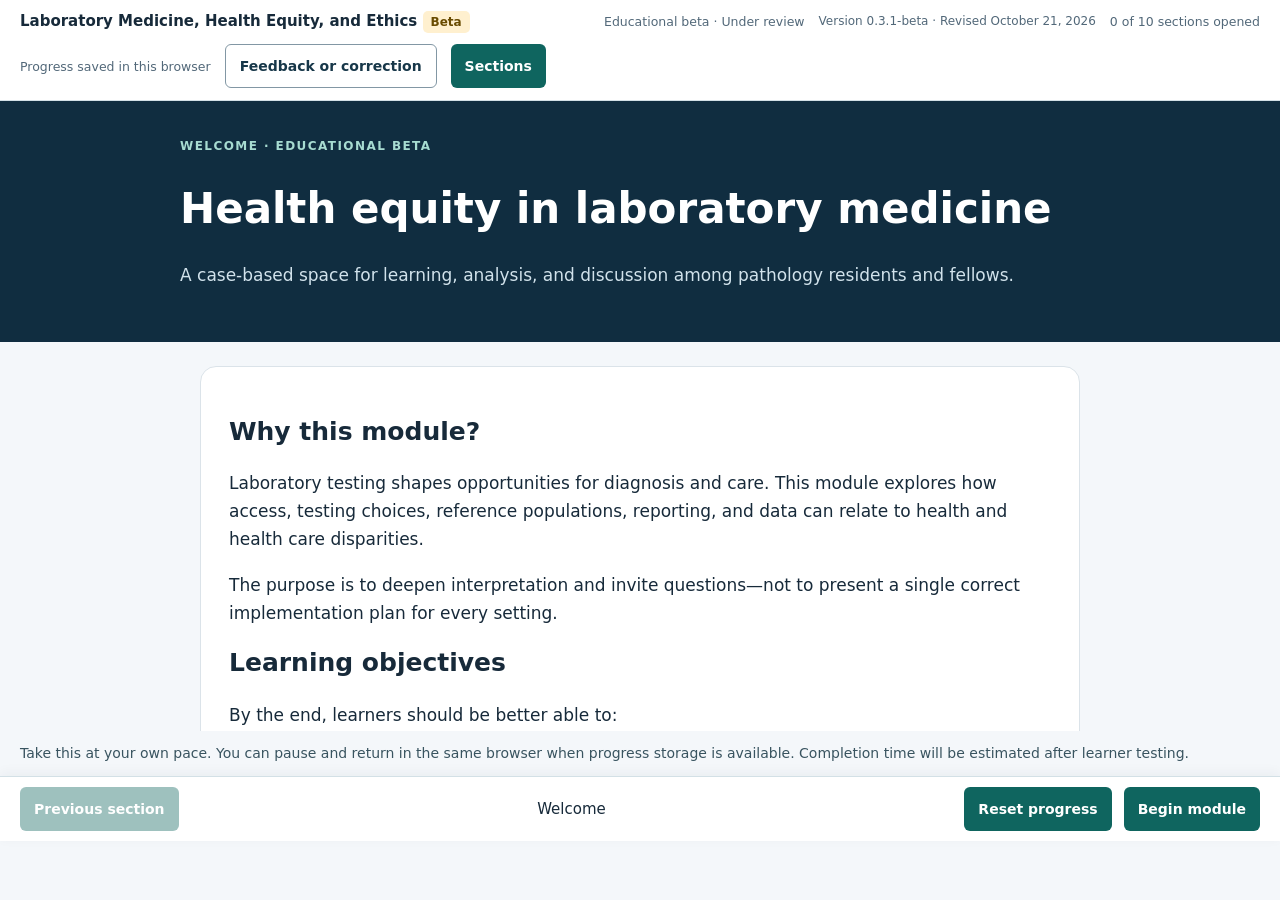
<file: docs/index.html>
<!doctype html><html lang="en"><meta charset="utf-8"><meta name="viewport" content="width=device-width,initial-scale=1"><title>Laboratory medicine · Health equity module · Educational beta</title><style>*{box-sizing:border-box}body{margin:0;background:#f4f7fa;color:#172a3a;font:15px system-ui,sans-serif}.bar{display:flex;align-items:center;gap:14px;padding:12px 20px;background:white;border-bottom:1px solid #d3e0e6;flex-wrap:wrap}.bar strong{margin-right:auto}button{background:#0f655f;color:white;border:0;border-radius:6px;padding:10px 14px;font:600 14px system-ui;cursor:pointer}button:disabled{opacity:.4}button:focus-visible{outline:3px solid #c48513;outline-offset:2px}#menu{padding:16px;display:grid;grid-template-columns:repeat(auto-fit,minmax(190px,1fr));gap:8px;background:#eaf2f5}#menu button{background:white;color:#173749;border:1px solid #c5d2db;text-align:left}#menu button[aria-current=page]{background:#0f655f;color:white}iframe{display:block;width:100%;height:calc(100vh - 120px);border:0;background:#f4f7fa}.bottom{display:flex;flex-wrap:wrap;justify-content:space-between;align-items:center;gap:12px;padding:10px 20px;background:white;border-top:1px solid #d3e0e6}[hidden]{display:none!important}small{color:#526879}dialog{max-width:440px;border:1px solid #c5d2db;border-radius:12px;padding:24px}dialog::backdrop{background:#102d4077}@media(max-width:600px){iframe{height:calc(100vh - 160px)}.bar{padding:10px}.bottom{padding:10px}}
:root{color-scheme:light}a{color:#006879}button,input,summary,a{touch-action:manipulation}button,input{min-height:44px}button:focus-visible,a:focus-visible,input:focus-visible,summary:focus-visible{outline:3px solid #9b5c00;outline-offset:3px}.skip-link{position:absolute;left:12px;top:-100px;background:white;padding:12px;z-index:5}.skip-link:focus{top:12px}.bar a{font-size:14px}.release{font-size:12px;color:#526879}.learning-card{max-width:920px;margin:20px auto;padding:24px;background:white;border:1px solid #d3e0e6;border-radius:12px;line-height:1.6}.learning-card h1,.learning-card h2{line-height:1.2}.actions{display:flex;flex-wrap:wrap;gap:10px;margin:16px 0}.secondary{background:white;color:#173749;border:1px solid #8297a4}.completion-message{background:#e6f5ee;border-left:4px solid #0f655f;padding:18px;border-radius:8px}.completion-message h3{margin-top:0}.name-label{display:block;margin:14px 0 6px}input[type=text]{width:min(100%,420px);font:inherit;padding:10px;border:1px solid #8297a4;border-radius:6px}.reading-note{font-size:14px;color:#395460}dialog{max-width:min(560px,calc(100vw - 32px));max-height:85vh;overflow:auto}#frames:focus{outline:3px solid #9b5c00;outline-offset:-3px}#score-sections p{margin:12px 0}#score-sections button{min-width:190px;text-align:left}.bar{position:relative}iframe{height:70vh;min-height:360px}.bottom{position:static;box-shadow:0 -3px 12px #102d400c}.bottom #position{flex:1;text-align:center}.version-note{margin:12px 20px;line-height:1.5}@media(max-width:600px){.learning-card{margin:12px;padding:18px}.bar{gap:8px}.bar strong{flex-basis:100%}.bottom{gap:8px}.bottom #position{order:-1;flex-basis:100%}#previous,#next{flex:1}iframe{height:65vh}.actions button{flex:1;min-width:160px}}@media(prefers-reduced-motion:reduce){*,*::before,*::after{scroll-behavior:auto!important;animation:none!important;transition:none!important}}
</style><a class="skip-link" href="#frames">Skip to module content</a><div class="bar"><strong>Laboratory Medicine, Health Equity, and Ethics <span style="font-size:12px;background:#fff0cf;color:#694b00;padding:4px 8px;border-radius:5px">Beta</span></strong><small>Educational beta · Under review</small><span class="release" id="release-label"></span><small id="visited"></small><small id="storage-status" role="status"></small><button id="feedback-open" class="secondary" type="button">Feedback or correction</button><button id="toggle" type="button" aria-expanded="false" aria-controls="menu">Sections</button></div><nav id="menu" hidden aria-label="Module sections"></nav><section id="score-summary" class="learning-card" hidden aria-labelledby="score-heading"><h1 id="closing-heading" tabindex="-1">Review and celebrate your learning</h1><p>You can revisit any section, leave questions unanswered, or finish here. Your practice score does not determine participation.</p><h2 id="score-heading">Your learning summary</h2><p id="score-total" role="status"></p><details><summary>Review scores by section</summary><div id="score-sections"></div></details><p><small>Based on your latest submitted answer to each multiple-choice question; changing a selection alone does not change the score. Skipped and unsubmitted questions are reported as unanswered. Matching and reflections are unscored. Revisions after reading explanations count here, so this is a practice summary, not a validated competency assessment. No passing threshold or comparison percentile is assigned; there is no collected learner comparison dataset. Answers stay in this browser.</small></p></section><section id="completion-card" class="learning-card" hidden aria-labelledby="completion-heading"><h2 id="completion-heading">Recognize your participation</h2><p>When you have finished reviewing the material you intended to explore, mark your participation below. This is self-reported; no minimum score or survey response is required.</p><button id="mark-complete" type="button">I have finished reviewing the module</button><div id="completion-message" class="completion-message" hidden role="status"><h3>Thank you for exploring equitable laboratory practice!</h3><p id="completion-date"></p><p>You have made time to consider how testing choices shape opportunities for care. You can keep exploring or save an acknowledgment of your participation.</p></div><div id="acknowledgment-options" hidden><label class="name-label" for="participant-name">Name on acknowledgment <span>(optional)</span></label><input id="participant-name" type="text" maxlength="100" autocomplete="off" aria-describedby="name-note"><p id="name-note" class="reading-note">Your name is used only to create the acknowledgment in this browser. It is not saved with your progress or sent anywhere.</p><div class="actions"><button id="download-acknowledgment" type="button">Download acknowledgment (HTML)</button><button id="print-acknowledgment" class="secondary" type="button">Print or save as PDF</button></div><p class="reading-note">Acknowledges self-reported participation in this educational module. It does not confer CME credit or certify clinical competency.</p><p id="acknowledgment-status" role="status"></p></div></section><main id="frames" tabindex="-1" aria-label="Module content"></main><p class="version-note reading-note">Take this at your own pace. You can pause and return in the same browser when progress storage is available. Completion time will be estimated after learner testing.</p><footer class="bottom"><button id="previous">Previous section</button><span id="position" aria-live="polite"></span><button id="reset" type="button">Reset progress</button><button id="next">Next section</button></footer><dialog id="reset-dialog" aria-labelledby="reset-heading"><h2 id="reset-heading">Reset your progress?</h2><p>This clears your saved answers and section progress in this browser.</p><button id="cancel-reset" type="button">Keep progress</button> <button id="confirm-reset" type="button">Reset progress</button></dialog><dialog id="feedback-dialog" aria-labelledby="feedback-heading"><h2 id="feedback-heading">Feedback and corrections</h2><p>Tell us which section or question needs attention, what was unclear or incorrect, and what you suggest changing. A supporting source is helpful.</p><p id="feedback-context"></p><p><a id="feedback-github" href="https://github.com/inimed25/laboratory-medicine-health-equity-ethics/issues/new" target="_blank" rel="noopener">Open a GitHub feedback issue</a> (GitHub account required).</p><p>GitHub issues are public. Do not include patient information, names, or private details.</p><p>If you do not use GitHub, download a feedback template to share with the person who provided this module. Downloading does not send feedback.</p><div class="actions"><button id="download-feedback" class="secondary" type="button">Download feedback template</button><button id="feedback-close" type="button">Close</button></div></dialog><script>window.moduleRelease={"version": "0.3.1-beta", "revised": "2026-10-21", "revisedLabel": "October 21, 2026"};
const sections=[{"label": "Welcome", "html": "<!doctype html><html lang=\"en\" data-section=\"0\" data-revision=\"a3d00d62b2e9\"><meta charset=\"utf-8\"><meta name=\"viewport\" content=\"width=device-width,initial-scale=1\"><title>Welcome · Health equity in laboratory medicine<\/title><style>*{box-sizing:border-box}body{margin:0;background:#f4f7fa;color:#172a3a;font:17px/1.65 system-ui,sans-serif}header{background:#102d40;color:white;padding:36px max(24px,calc((100vw - 920px)/2))}header p{color:#d1e2eb}h1{font-size:clamp(28px,4vw,42px);line-height:1.15}h2{font-size:25px;line-height:1.3}main{max-width:920px;margin:24px auto;padding:0 20px 30px}.card{background:white;border:1px solid #dbe3e9;border-radius:16px;padding:28px;margin:20px 0}.eyebrow{font-size:12px;letter-spacing:.12em;text-transform:uppercase;color:#a7dcd1;font-weight:750}li{margin:10px 0}.note{border-left:4px solid #0f655f;padding-left:18px}small{font-size:14px;color:#526879}@media(max-width:600px){header{padding:28px 20px}.card{padding:20px}}/* Shared accessibility and narrow-screen behavior. */\n:root{color-scheme:light}html{scroll-behavior:smooth}body{overflow-wrap:anywhere}button,summary,input,select,a{touch-action:manipulation}button,summary,select{min-height:44px}button:focus-visible,a:focus-visible,input:focus-visible,select:focus-visible,summary:focus-visible,[tabindex=\"-1\"]:focus-visible{outline:3px solid #9b5c00;outline-offset:3px}summary{padding:6px 0}.table-wrap{max-width:100%;overflow:auto}.table-wrap:focus-visible{outline:3px solid #9b5c00;outline-offset:3px}th,td{overflow-wrap:normal}table{min-width:420px}input[type=radio]{flex-shrink:0;width:18px;height:18px}.sr{white-space:nowrap}.module-version{font-size:13px;color:#526879;margin:24px 0}.tabs button{min-height:44px}@media(max-width:600px){header{overflow-wrap:normal}.question label{padding:12px;gap:10px}button{margin-top:6px}.skip-question{margin-left:6px}.panel,.card{min-width:0}.nav{gap:10px;flex-wrap:wrap}.nav span{min-width:90px}.table-wrap{font-size:14px}th,td{padding:10px}.answer-sources ul{padding-left:18px}}@media(prefers-reduced-motion:reduce){html{scroll-behavior:auto}*,*::before,*::after{scroll-behavior:auto!important;animation:none!important;transition:none!important}}\n\n.option-rationales ul{padding-left:22px}.option-rationales li{margin:12px 0}\n<\/style><header><div class=\"eyebrow\">Welcome · Educational beta<\/div><h1>Health equity in laboratory medicine<\/h1><p>A case-based space for learning, analysis, and discussion among pathology residents and fellows.<\/p><\/header><main><section class=\"card\"><h2>Why this module?<\/h2><p>Laboratory testing shapes opportunities for diagnosis and care. This module explores how access, testing choices, reference populations, reporting, and data can relate to health and health care disparities.<\/p><p>The purpose is to deepen interpretation and invite questions—not to present a single correct implementation plan for every setting.<\/p><h2>Learning objectives<\/h2><p>By the end, learners should be better able to:<\/p><ul><li>Distinguish health disparities, health care disparities, health inequity, and social determinants of health.<\/li><li>Recognize how laboratory workflows and testing decisions can create or reinforce unequal opportunities for care.<\/li><li>Interpret case findings alongside published evidence, including what each does and does not establish.<\/li><li>Discuss how pathologists can help clinicians understand test utility, limitations, and the implications of laboratory data.<\/li><\/ul><\/section><section class=\"card\"><h2>About the author and AI assistance<\/h2><p>This module was developed by a clinical pathology resident exploring how laboratory medicine relates to health equity. It is a learning project intended to support critical analysis, discussion, and further inquiry. Feedback from learners and colleagues is welcome.<\/p><p>AI tools assisted with drafting, editing, organizing the material, and building the site. The content may contain errors or omissions; references are provided so readers can explore the evidence and evaluate the interpretations.<\/p><h2>Understanding the cases and evidence<\/h2><p>Cases, patients, local workflows, and numerical examples are fictional unless explicitly identified as published findings with a citation.<\/p><p>Explanations draw on studies, professional guidance, and conceptual sources. References support the accompanying claims, rather than every detail of a fictional scenario. Findings should be understood within the populations and settings studied.<\/p><p>Corresponding references appear in answer explanations and case evidence notes, with optional further reading at the end.<\/p><p class=\"note\">This educational beta does not replace current guidance or patient-specific professional judgment. Corrections, alternative interpretations, and thoughtful critique are welcome. <a href=\"https://github.com/inimed25/laboratory-medicine-health-equity-ethics/issues/new?title=Module%20feedback\" target=\"_blank\" rel=\"noopener\">Send feedback or report a correction on GitHub<\/a> (GitHub account required). Include the section and question, the issue, and a supporting source if available. This is a public issue tracker; do not include patient information or private details.<\/p><\/section><section class=\"card\"><h2>Using the module<\/h2><p><strong>Take this at your own pace.<\/strong> You can pause and return in the same browser when storage is available. Clearing browser data or switching devices does not carry progress with you. If storage is blocked, progress lasts only for the current visit. Completion time will be estimated after learner testing.<\/p><p>Choose an answer, reveal the explanation, and explore the evidence. There is no timer or passing score. The Sections menu lets you move between topics; progress and answers are saved in this browser when storage is available. Use “Reset progress” to clear them. No answers are sent to a server. A learning summary in the closing section shows your latest submitted answers, with unanswered questions reported separately. Matching and reflections are unscored. This is a practice summary, not a validated competency assessment or comparison with other learners.<\/p><p><strong>Select “Begin module” below to start.<\/strong><\/p><p>The closing section offers a participation acknowledgment after you confirm that you have finished reviewing the module. It is independent of your practice score. Use “Feedback or correction” at the top of the page to report a problem or download a feedback template.<\/p><small>Version 0.3.1-beta · Revised October 21, 2026.<\/small><\/section><\/main><script>// Supply names, semantics and focus after a staged interaction.\n(() => {\n  document.querySelectorAll('th').forEach(th => { if (!th.hasAttribute('scope')) th.scope = 'col'; });\n  document.querySelectorAll('.table-wrap').forEach((el, i) => {\n    el.tabIndex = 0; el.setAttribute('role', 'region');\n    el.setAttribute('aria-label', `Case table ${i + 1}; scroll horizontally if needed`);\n  });\n  document.querySelectorAll('.question').forEach((form, i) => {\n    const heading = form.querySelector('h3');\n    if (heading) { heading.id ||= `question-heading-${i + 1}`; form.setAttribute('aria-labelledby', heading.id); }\n    const legend = form.querySelector('legend');\n    const stem = form.querySelector('h3 + p');\n    if (legend && stem) legend.textContent = stem.textContent + ' Choose one answer.';\n  });\n  document.querySelectorAll('.feedback,.match-feedback').forEach(el => {\n    el.setAttribute('role', 'status'); el.setAttribute('aria-live', 'polite');\n  });\n  const main = document.querySelector('main');\n  if (main && parent.moduleRelease) {\n    const note = document.createElement('p'); note.className = 'module-version';\n    note.textContent = `Version ${parent.moduleRelease.version} · Revised ${parent.moduleRelease.revisedLabel}`;\n    main.appendChild(note);\n  }\n  document.addEventListener('click', event => {\n    const button = event.target.closest('button');\n    if (!button || !(button.matches('.skip-question,.continue,#reveal,#follow') || button.dataset.next)) return;\n    // Existing handlers reveal the next stage before the bubbling event arrives.\n    // Prefer the newly available stage or the next visible question after this form.\n    requestAnimationFrame(() => {\n      if (document.activeElement !== button && document.activeElement !== document.body && !button.hidden) return;\n      let candidates = [...document.querySelectorAll('h2,h3,button')].filter(el=>el.getClientRects().length && (button.compareDocumentPosition(el) & Node.DOCUMENT_POSITION_FOLLOWING));\n      const next = candidates.find(el=>el.matches('h2,h3')) || candidates[0];\n      if (next) { if (!next.matches('button')) next.tabIndex = -1; next.focus({preventScroll:true}); }\n    });\n  });\n})();\n<\/script><script>// Runs inside each same-origin section frame after its interaction handlers.\n(() => {\n  const generation = parent.moduleGeneration;\n  const section = Number(document.documentElement.dataset.section);\n  const elements = [...document.querySelectorAll('body *')];\n  const controls = [...document.querySelectorAll('input, select')];\n  const forms = [...document.querySelectorAll('form')];\n  let restoring = true;\n  const saved = parent.readSection(section);\n  const submittedChoices = [...(saved?.submittedChoices || [])];\n  if (saved) {\n    controls.forEach((el, i) => {\n      const value = saved.controls?.[i];\n      if (!value) return;\n      if (el.type === 'radio' || el.type === 'checkbox') el.checked = !!value.checked;\n      else el.value = value.value;\n    });\n    forms.forEach((form, i) => {\n      if (saved.submitted?.[i]) {\n        const choice = [...form.querySelectorAll('input')].find(el => el.value === submittedChoices[i]);\n        if (choice) choice.checked = true;\n        form.requestSubmit();\n      }\n    });\n    // Preserve a changed but unsubmitted selection without rescoring it.\n    controls.forEach((el, i) => {\n      if ((el.type === 'radio' || el.type === 'checkbox') && saved.controls?.[i]) el.checked = !!saved.controls[i].checked;\n    });\n    if (section === 1 && Number.isInteger(saved.beat)) show(saved.beat);\n    // Reapply the revealed stages after regenerating answer/matching feedback.\n    elements.forEach((el, i) => {\n      if (saved.revision === document.documentElement.dataset.revision && Array.isArray(saved.hidden)) el.hidden = !!saved.hidden[i];\n      if (saved.revision === document.documentElement.dataset.revision && el.tagName === 'DETAILS') el.open = !!saved.open?.[i];\n    });\n    requestAnimationFrame(() => window.scrollTo(0, saved.scroll || 0));\n  }\n  restoring = false;\n  function save() {\n    if (restoring) return;\n    parent.saveSection(section, {\n      revision: document.documentElement.dataset.revision,\n      controls: controls.map(el => ({ value: el.value, checked: el.checked })),\n      submittedChoices,\n      results: forms.map(form => form.matches('[data-key]') ? (form.dataset.result || null) : null),\n      submitted: forms.map(form => !!form.dataset.result || !!form.querySelector('.match-feedback:not([hidden])')),\n      hidden: elements.map(el => el.hidden),\n      open: elements.map(el => el.tagName === 'DETAILS' && el.open),\n      beat: section === 1 ? current : undefined,\n      scroll: window.scrollY\n    }, generation);\n  }\n  let timer;\n  function queueSave() { clearTimeout(timer); timer = setTimeout(save, 80); }\n  document.addEventListener('change', queueSave);\n  document.addEventListener('click', queueSave);\n  document.addEventListener('submit', event => {\n    const i = forms.indexOf(event.target);\n    const choice = event.target.querySelector('input:checked');\n    if (i >= 0 && choice && event.target.dataset.result) submittedChoices[i] = choice.value;\n    queueSave();\n  });\n  document.addEventListener('toggle', queueSave, true);\n  window.addEventListener('scroll', queueSave, { passive: true });\n  window.addEventListener('pagehide', save);\n  // Flush before the parent hides the frame, including very recent input.\n  window.saveModuleProgress = save;\n})();\n<\/script><\/html>"}, {"label": "1 · Foundations", "html": "<!doctype html><html lang=\"en\" data-section=\"1\" data-revision=\"6f961693073d\"><meta charset=\"utf-8\"><meta name=\"viewport\" content=\"width=device-width,initial-scale=1\"><title>Health equity · Foundations · Educational beta<\/title><style>*{box-sizing:border-box}body{margin:0;background:#f4f7fa;color:#172a3a;font:17px/1.65 system-ui,sans-serif}header{background:#102d40;color:white;padding:36px max(24px,calc((100vw - 920px)/2))}header p{color:#d1e2eb;max-width:760px;margin:8px 0}.eyebrow{font-size:12px;font-weight:750;letter-spacing:.12em;text-transform:uppercase;color:#35716f}header .eyebrow{color:#a7dcd1}h1{font-size:clamp(28px,4vw,42px);line-height:1.15;margin:12px 0}h2{font-size:29px;line-height:1.25}h3{font-size:21px}main{max-width:920px;margin:24px auto;padding:0 20px}.tabs{display:flex;gap:8px;flex-wrap:wrap;margin:22px 0}.tabs button{background:white;color:#173749;border:1px solid #c5d2db}.tabs button[aria-current=true]{background:#0f655f;color:white;border-color:#0f655f}.panel{background:white;border:1px solid #dbe3e9;border-radius:16px;padding:32px;box-shadow:0 8px 30px #112d4008}p{margin:14px 0}a{color:#006f80}table{border-collapse:collapse;width:100%;font-size:15px}th,td{padding:14px;border-bottom:1px solid #dce5eb;text-align:left}th{background:#eaf3f4}.table-wrap{overflow:auto;margin:20px 0}.question{border-top:2px solid #c6e0db;margin-top:30px;padding-top:16px}fieldset{border:0;padding:0;margin:18px 0}label{display:flex;align-items:flex-start;gap:12px;padding:14px;margin:9px 0;background:#f5f8fa;border:1px solid #d5e0e6;border-radius:8px;cursor:pointer}input{margin-top:7px;accent-color:#0f655f}label:has(input:checked){background:#e5f3ef;border-color:#0f655f}button{background:#0f655f;color:white;border:0;border-radius:7px;padding:12px 18px;font:650 15px system-ui;cursor:pointer}button:disabled{opacity:.45;cursor:default}button:focus-visible,select:focus-visible,a:focus-visible{outline:3px solid #c48513;outline-offset:3px}.feedback,.match-feedback{background:#edf6f2;border-left:4px solid #0f655f;padding:16px 20px;margin:20px 0}.verdict{font-weight:700}details{margin:20px 0;padding:14px 18px;background:#f0f5f8;border-radius:8px}summary{cursor:pointer;font-weight:650}select{display:block;width:100%;padding:12px;font:inherit;border:1px solid #bcced8;border-radius:7px}.match label{background:none;border:0;padding:0;margin:20px 0 6px}.nav{display:flex;justify-content:space-between;align-items:center;margin:22px 0}.sr{position:absolute;width:1px;height:1px;overflow:hidden;clip:rect(0,0,0,0)}[hidden]{display:none!important}.footer{font-size:13px;color:#526879}@media(max-width:600px){.panel{padding:20px}header{padding:28px 20px}}.answer-sources{margin-top:18px;padding-top:12px;border-top:1px solid #b9d4cc}.answer-sources ul{padding-left:22px}.answer-sources small{font-size:14px;line-height:1.55}.feedback[data-result=\"incorrect\"]{background:#fff1f0;border-left-color:#b42318;color:#8f1d16}.feedback[data-result=\"incorrect\"] a{color:#8f1d16}.feedback[data-result=\"incorrect\"] .verdict{color:#b42318;font-weight:700}form[data-result=\"incorrect\"] label:has(input:checked){background:#fff1f0;border-color:#b42318;color:#8f1d16}form[data-result=\"incorrect\"] input:checked{accent-color:#b42318}.skip-question{margin-left:10px;background:#fff;color:#395460;border:1px solid #9eb2bf}.skip-question:hover{background:#edf3f6}.feedback[data-result=\"incorrect\"]{background:#fff8dc;border-left-color:#b8860b;color:#694c0a}.feedback[data-result=\"incorrect\"] a{color:#694c0a}.feedback[data-result=\"incorrect\"] .verdict{color:#694c0a}form[data-result=\"incorrect\"] label:has(input:checked){background:#fff8dc;border-color:#b8860b;color:#694c0a}form[data-result=\"incorrect\"] input:checked{accent-color:#b8860b}/* Shared accessibility and narrow-screen behavior. */\n:root{color-scheme:light}html{scroll-behavior:smooth}body{overflow-wrap:anywhere}button,summary,input,select,a{touch-action:manipulation}button,summary,select{min-height:44px}button:focus-visible,a:focus-visible,input:focus-visible,select:focus-visible,summary:focus-visible,[tabindex=\"-1\"]:focus-visible{outline:3px solid #9b5c00;outline-offset:3px}summary{padding:6px 0}.table-wrap{max-width:100%;overflow:auto}.table-wrap:focus-visible{outline:3px solid #9b5c00;outline-offset:3px}th,td{overflow-wrap:normal}table{min-width:420px}input[type=radio]{flex-shrink:0;width:18px;height:18px}.sr{white-space:nowrap}.module-version{font-size:13px;color:#526879;margin:24px 0}.tabs button{min-height:44px}@media(max-width:600px){header{overflow-wrap:normal}.question label{padding:12px;gap:10px}button{margin-top:6px}.skip-question{margin-left:6px}.panel,.card{min-width:0}.nav{gap:10px;flex-wrap:wrap}.nav span{min-width:90px}.table-wrap{font-size:14px}th,td{padding:10px}.answer-sources ul{padding-left:18px}}@media(prefers-reduced-motion:reduce){html{scroll-behavior:auto}*,*::before,*::after{scroll-behavior:auto!important;animation:none!important;transition:none!important}}\n\n.option-rationales ul{padding-left:22px}.option-rationales li{margin:12px 0}\n<\/style><header><div class=\"eyebrow\">Laboratory medicine · Section 1 · Educational beta<\/div><h1>From health disparities<br>to health equity<\/h1><p>Explore what laboratory data reveal, what they leave out, and where pathologists can contribute.<\/p><\/header><main><nav class=\"tabs\" aria-label=\"Foundation beats\"><button type=\"button\" aria-current=\"true\">1. Observe<\/button><button type=\"button\" aria-current=\"false\">2. Define<\/button><button type=\"button\" aria-current=\"false\">3. Trace<\/button><button type=\"button\" aria-current=\"false\">4. Interpret<\/button><button type=\"button\" aria-current=\"false\">5. Contribute<\/button><\/nav><section class=\"panel\" id=\"beat0\" ><div class=\"eyebrow\">Beat 1 of 5<\/div><h2>What did we observe?<\/h2><p>During a laboratory quality review, your team examines completion of outpatient fecal immunochemical testing (FIT), a stool-based colorectal cancer screening test, after a kit is ordered.<\/p>\n<div class=\"table-wrap\"><table><tr><th>Patient population<\/th><th>FIT completed<\/th><\/tr><tr><td>Patients living in neighborhoods with lower area-level socioeconomic deprivation<\/td><td>82%<\/td><\/tr><tr><td>Patients living in neighborhoods with higher area-level socioeconomic deprivation<\/td><td>64%<\/td><\/tr><\/table><\/div>\n<p><strong>Illustrative fictional data.<\/strong> The difference persists across several months.<\/p>\n<form class=\"question\" data-key=\"A\"><h3>Question 1<\/h3><p>Which interpretation is best supported by the FIT completion data?<\/p><fieldset><legend class=\"sr\">Choose an answer<\/legend><label><input type=\"radio\" name=\"q1\" value=\"A\"><span><b>A<\/b> The groups differ in completion of a health care process; the data do not establish the cause or subsequent health outcomes.<\/span><\/label><label><input type=\"radio\" name=\"q1\" value=\"B\"><span><b>B<\/b> Patients in higher-deprivation neighborhoods are more likely to develop colorectal cancer.<\/span><\/label><label><input type=\"radio\" name=\"q1\" value=\"C\"><span><b>C<\/b> Patients in higher-deprivation neighborhoods have less opportunity to complete screening.<\/span><\/label><label><input type=\"radio\" name=\"q1\" value=\"D\"><span><b>D<\/b> The clinics serving higher-deprivation neighborhoods provide lower-quality care.<\/span><\/label><\/fieldset><button type=\"submit\">Reveal explanation<\/button><div class=\"feedback\" hidden><p class=\"verdict\"><\/p><p><strong>Best answer: A.<\/strong> The dashboard measures completion of a health care process, not cancer outcomes or the reasons for the gap. This pattern is a useful starting point for investigation.<\/p><details class=\"option-rationales\"><summary>Why the other answers are less appropriate<\/summary><ul><li data-option=\"B\"><strong>B.<\/strong> The dashboard measures FIT completion, not colorectal cancer incidence. It cannot establish a difference in future cancer risk.<\/li><li data-option=\"C\"><strong>C.<\/strong> Unequal opportunity is a possible explanation, but the completion rates alone do not establish which barriers patients encountered.<\/li><li data-option=\"D\"><strong>D.<\/strong> A completion difference does not by itself establish clinic quality. Patient circumstances, workflow, and data completeness need investigation.<\/li><\/ul><\/details><details class=\"answer-sources\"><summary>Evidence and limitations<\/summary><ul><li><a href=\"https://www.nimhd.nih.gov/about/what-are-health-disparities\" target=\"_blank\" rel=\"noopener\">NIMHD — What Are Health Disparities?<\/a><\/li><li><a href=\"https://www.who.int/health-topics/health-equity\" target=\"_blank\" rel=\"noopener\">WHO — Health equity<\/a><\/li><li><a href=\"https://www.who.int/news-room/fact-sheets/detail/social-determinants-of-health\" target=\"_blank\" rel=\"noopener\">WHO — Social determinants of health<\/a><\/li><\/ul><p><small>Conceptual sources support the interpretation; the FIT data and local observations are fictional teaching examples.<\/small><\/p><\/details><\/div><\/form><\/section><section class=\"panel\" id=\"beat1\" hidden><div class=\"eyebrow\">Beat 2 of 5<\/div><h2>Where does laboratory care fit?<\/h2><p>Health and health care disparities are documented across populations and settings. Laboratory medicine is part of the care pathway in which these disparities can arise: who is offered testing, whether collection and return are feasible, and how results are interpreted and followed up.<\/p>\n<p>The FIT dashboard gives us a starting point for understanding a difference in completion. Its importance does not depend on already knowing its full explanation. The central distinction is between identifying a pattern and understanding the processes that contribute to it.<\/p>\n<h3>Match the concept<\/h3>\n<p>Match each statement to <strong>health disparity<\/strong>, <strong>health care disparity<\/strong>, <strong>health inequity<\/strong>, or <strong>social determinants of health<\/strong>. The examples are illustrative, not findings from the FIT dashboard.<\/p>\n<form class=\"match\"><fieldset><legend>Match each statement to its main emphasis<\/legend><label for=\"match0\">Colorectal cancer mortality is higher in one population than another.<\/label><select id=\"match0\" required data-key=\"0\"><option value=\"\">Select a concept<\/option><option value=\"0\">Health disparity<\/option><option value=\"1\">Health care disparity<\/option><option value=\"2\">Health inequity<\/option><option value=\"3\">Social determinants of health<\/option><\/select><label for=\"match1\">Completion of follow-up colonoscopy after a positive FIT is lower in one population than another.<\/label><select id=\"match1\" required data-key=\"1\"><option value=\"\">Select a concept<\/option><option value=\"0\">Health disparity<\/option><option value=\"1\">Health care disparity<\/option><option value=\"2\">Health inequity<\/option><option value=\"3\">Social determinants of health<\/option><\/select><label for=\"match2\">An avoidable difference in health outcomes is understood to reflect unfair conditions.<\/label><select id=\"match2\" required data-key=\"2\"><option value=\"\">Select a concept<\/option><option value=\"0\">Health disparity<\/option><option value=\"1\">Health care disparity<\/option><option value=\"2\">Health inequity<\/option><option value=\"3\">Social determinants of health<\/option><\/select><label for=\"match3\">Housing, working conditions, and access to transportation shape opportunities for health and care.<\/label><select id=\"match3\" required data-key=\"3\"><option value=\"\">Select a concept<\/option><option value=\"0\">Health disparity<\/option><option value=\"1\">Health care disparity<\/option><option value=\"2\">Health inequity<\/option><option value=\"3\">Social determinants of health<\/option><\/select><\/fieldset><button type=\"submit\">Reveal matches<\/button><div class=\"match-feedback\" hidden><\/div><\/form>\n<p>These concepts overlap. Social conditions can contribute to differences in care and health outcomes, and some disparities reflect inequities. Definitions also vary across sources; the matches identify each statement&#x27;s main emphasis.<\/p>\n<p><strong>In the FIT case:<\/strong> Completion is a health care process. The dashboard does not directly measure cancer incidence or mortality. The gap deserves attention while its contributing processes remain uncertain.<\/p>\n<p><strong>Health care equity<\/strong> describes a fair opportunity to access, receive, and benefit from appropriate, high-quality care without unfair barriers.<\/p>\n<form class=\"question\" data-key=\"B\"><h3>Question 2<\/h3><p>Which additional finding would most strengthen the interpretation that the completion gap reflects a health care inequity?<\/p><fieldset><legend class=\"sr\">Choose an answer<\/legend><label><input type=\"radio\" name=\"q2\" value=\"A\"><span><b>A<\/b> Both groups receive the same FIT kit and written instructions.<\/span><\/label><label><input type=\"radio\" name=\"q2\" value=\"B\"><span><b>B<\/b> Patients at lower-completion clinics report that specimen-return options are difficult to use or collection instructions are unclear, and workflow data link those barriers to incomplete testing.<\/span><\/label><label><input type=\"radio\" name=\"q2\" value=\"C\"><span><b>C<\/b> The gap remains similar when the dashboard is repeated the following year.<\/span><\/label><label><input type=\"radio\" name=\"q2\" value=\"D\"><span><b>D<\/b> FIT results have comparable analytical accuracy in both groups.<\/span><\/label><\/fieldset><button type=\"submit\">Reveal explanation<\/button><div class=\"feedback\" hidden><p class=\"verdict\"><\/p><p><strong>Best answer: B.<\/strong> The finding connects incomplete testing to barriers in collection and return. It strengthens the interpretation of inequity by examining how the service fits patients’ needs, rather than assuming a limitation of a population. It does not explain every incomplete test.<\/p><details class=\"option-rationales\"><summary>Why the other answers are less appropriate<\/summary><ul><li data-option=\"A\"><strong>A.<\/strong> Identical kits and instructions establish consistency of provision, but not whether collection and return arrangements are usable for different patients.<\/li><li data-option=\"C\"><strong>C.<\/strong> A persistent gap strengthens evidence that the pattern recurs; it does not identify unfair barriers or explain the pattern.<\/li><li data-option=\"D\"><strong>D.<\/strong> Comparable analytical accuracy concerns specimens that are tested. It does not explain unequal opportunities to obtain or complete testing.<\/li><\/ul><\/details><details class=\"answer-sources\"><summary>Evidence and limitations<\/summary><ul><li><a href=\"https://www.nimhd.nih.gov/about/what-are-health-disparities\" target=\"_blank\" rel=\"noopener\">NIMHD — What Are Health Disparities?<\/a><\/li><li><a href=\"https://www.who.int/health-topics/health-equity\" target=\"_blank\" rel=\"noopener\">WHO — Health equity<\/a><\/li><li><a href=\"https://www.who.int/news-room/fact-sheets/detail/social-determinants-of-health\" target=\"_blank\" rel=\"noopener\">WHO — Social determinants of health<\/a><\/li><\/ul><p><small>Conceptual sources support the interpretation; the FIT data and local observations are fictional teaching examples.<\/small><\/p><\/details><\/div><\/form>\n<details><summary>Evidence and definitions<\/summary><p>Conceptual sources: <a href=\"https://www.nimhd.nih.gov/about/what-are-health-disparities\" target=\"_blank\" rel=\"noopener\">NIMHD — What Are Health Disparities?<\/a> (2026), <a href=\"https://www.who.int/health-topics/health-equity\" target=\"_blank\" rel=\"noopener\">WHO — Health equity<\/a>, and <a href=\"https://www.who.int/news-room/fact-sheets/detail/social-determinants-of-health\" target=\"_blank\" rel=\"noopener\">WHO — Social determinants of health<\/a> (2025). The matching activity uses working distinctions for this lesson, rather than claiming that every source separates these terms identically. NIMHD also includes differences in care among its disparity measures.<\/p><\/details><\/section><section class=\"panel\" id=\"beat2\" hidden><div class=\"eyebrow\">Beat 3 of 5<\/div><h2>What happened before and after the specimen?<\/h2><p>A valid result depends on more than an assay working correctly. For FIT, a patient needs an opportunity to access screening, receive an offer or order, obtain a kit, collect and return a specimen, and receive appropriate interpretation and follow-up.<\/p>\n<p>Social determinants of health are the conditions in which people live, learn, work, and age, together with broader forces shaping those conditions. Structural determinants include institutional, economic, and policy arrangements shaping those opportunities.<\/p>\n<p>In this fictional case, clinic hours, collection instructions, return options, or missing outside-system testing are possible explanations. None has been demonstrated by the opening dashboard.<\/p>\n<details>\n<summary>What else can shape the diagnostic journey?<\/summary>\n<p>Relevant conditions may include insurance coverage and cost, preferred language and available language services, disability and accessibility, housing, working conditions and paid leave, caregiving, digital access, and availability of clinical services. Institutional policies and broader financing or eligibility rules can shape these conditions. Incarceration and immigration-related policies may also affect access and continuity of care.<\/p>\n<p>These are possible influences, not assumptions about an individual or explanations established by a demographic category. Their relevance depends on the patient, setting, and diagnostic pathway.<\/p>\n<\/details>\n<p><strong>Optional reflection:<\/strong> Where could a patient leave this pathway without ever appearing among the specimens received by the laboratory?<\/p>\n<p><strong>Discussion:<\/strong> Before an order, before obtaining a kit, or before specimen return. A dataset of received specimens cannot describe everyone who might have benefited from testing.<\/p><\/section><section class=\"panel\" id=\"beat3\" hidden><div class=\"eyebrow\">Beat 4 of 5<\/div><h2>What does the category leave out?<\/h2><p>The 64% completion rate describes a group, not every person in it. An area-level deprivation measure does not establish an individual patient&#x27;s income, circumstances, understanding, or behavior. People within the category may have very different experiences.<\/p>\n<form class=\"question\" data-key=\"A\"><h3>Question 3<\/h3><p>A patient&#x27;s address falls within the higher-deprivation category. How should the team use this information when discussing FIT completion?<\/p><fieldset><legend class=\"sr\">Choose an answer<\/legend><label><input type=\"radio\" name=\"q3\" value=\"A\"><span><b>A<\/b> Use the group pattern to guide inquiry, and ask the patient which collection or return arrangements work for them.<\/span><\/label><label><input type=\"radio\" name=\"q3\" value=\"B\"><span><b>B<\/b> Offer the support package associated with that category before asking about individual barriers.<\/span><\/label><label><input type=\"radio\" name=\"q3\" value=\"C\"><span><b>C<\/b> Use the category to prioritize reminders, and infer that people who do not respond have similar return barriers.<\/span><\/label><label><input type=\"radio\" name=\"q3\" value=\"D\"><span><b>D<\/b> Exclude neighborhood information from the service review because it cannot establish an individual explanation.<\/span><\/label><\/fieldset><button type=\"submit\">Reveal explanation<\/button><div class=\"feedback\" hidden><p class=\"verdict\"><\/p><p><strong>Best answer: A.<\/strong> Area-level patterns can help identify where to investigate and offer support. They do not identify an individual patient&#x27;s circumstances or preferences. Asking about the actual pathway preserves the usefulness of population data without treating a category as a personal explanation.<\/p><details class=\"option-rationales\"><summary>Why the other answers are less appropriate<\/summary><ul><li data-option=\"B\"><strong>B.<\/strong> Offering support can be helpful, but assigning a package solely from a neighborhood category may miss the patient’s actual needs and preferences.<\/li><li data-option=\"C\"><strong>C.<\/strong> Population data can guide outreach, but failure to respond does not establish that individuals share the same barriers.<\/li><li data-option=\"D\"><strong>D.<\/strong> Area-level information remains useful for service review. Its limitations call for individual inquiry rather than discarding the population pattern.<\/li><\/ul><\/details><details class=\"answer-sources\"><summary>Evidence and limitations<\/summary><ul><li><a href=\"https://www.nimhd.nih.gov/about/what-are-health-disparities\" target=\"_blank\" rel=\"noopener\">NIMHD — What Are Health Disparities?<\/a><\/li><li><a href=\"https://www.who.int/health-topics/health-equity\" target=\"_blank\" rel=\"noopener\">WHO — Health equity<\/a><\/li><li><a href=\"https://www.who.int/news-room/fact-sheets/detail/social-determinants-of-health\" target=\"_blank\" rel=\"noopener\">WHO — Social determinants of health<\/a><\/li><\/ul><p><small>Conceptual sources support the interpretation; the FIT data and local observations are fictional teaching examples.<\/small><\/p><\/details><\/div><\/form><\/section><section class=\"panel\" id=\"beat4\" hidden><div class=\"eyebrow\">Beat 5 of 5<\/div><h2>What can the pathologist contribute?<\/h2><p>The laboratory can perform FIT accurately while some people never obtain or return a kit, or never receive follow-up after a result. Laboratory teams contribute knowledge about how testing is designed, performed, and reported. Their authority and opportunities to contribute vary by setting.<\/p>\n<div class=\"table-wrap\"><table><tr><th>Relationship to the issue<\/th><th>Examples<\/th><\/tr><tr><td>Direct responsibility within the laboratory<\/td><td>Specimen acceptance criteria, assay performance, and reporting design<\/td><\/tr><tr><td>Influence through shared workflows<\/td><td>Collection instructions, specimen-return arrangements, and ordering pathways<\/td><\/tr><tr><td>Contribution through partnership<\/td><td>Discussions with clinical teams, patients, informatics colleagues, and community partners about access and follow-up<\/td><\/tr><\/table><\/div>\n<p>These roles can overlap. Collection instructions, for example, may be managed by the laboratory in one setting and jointly with clinical services in another.<\/p>\n<h3>Evidence across settings<\/h3>\n<p>Published findings can identify questions worth asking locally, but patient populations, resources, and workflows may differ between settings. External evidence can inform understanding without establishing that the same mechanism explains a local gap.<\/p>\n<p><strong>Closing reflection:<\/strong> In the FIT pathway, which part could your laboratory directly shape, and which would require collaboration?<\/p>\n<p><strong>Discussion:<\/strong> More than one response may be reasonable. The aim is to connect laboratory expertise with the relevant workflow and partners, rather than assign every access barrier to the laboratory.<\/p>\n<p>The later QI section develops how changes can improve overall performance while disparities persist.<\/p>\n<h3>Things to keep in mind<\/h3>\n<p class=\"item\"><strong>An observed disparity does not establish its cause.<\/strong> Identifying a pattern matters even while its contributing processes remain uncertain.<\/p>\n<p class=\"item\"><strong>A group average does not describe every individual.<\/strong> Circumstances vary within demographic and geographic categories.<\/p>\n<p class=\"item\"><strong>An accurate result is one part of diagnostic care.<\/strong> Access before testing and interpretation and follow-up afterward also shape its value.<\/p>\n<details><summary>Equity glossary<\/summary>\n<p><strong>Health disparity:<\/strong> A population difference in health status or outcomes, interpreted using the source&#x27;s definition; some definitions emphasize disadvantage and some include differences in care.<\/p>\n<p><strong>Health care disparity:<\/strong> A population difference in access to, use of, or quality of care, interpreted using the source&#x27;s definition and relevant context.<\/p>\n<p><strong>Health inequity:<\/strong> A difference understood as unfair or unjust; definitions often also emphasize avoidability or remediability.<\/p>\n<p><strong>Health equity:<\/strong> Fair opportunity to attain health and receive appropriate care without unfair barriers.<\/p>\n<p><strong>Social determinants of health:<\/strong> Conditions and broader forces shaping how people live and their opportunities for health.<\/p>\n<p><strong>Structural determinants:<\/strong> Broader institutional, economic, political, and social arrangements shaping social position and opportunities.<\/p><\/details><\/section><div class=\"nav\"><button id=\"back\" disabled>Previous beat<\/button><span id=\"position\">Beat 1 of 5<\/span><button id=\"next\">Next beat<\/button><\/div><p class=\"footer\">Educational beta · Hypothetical FIT data · No timer or passing score · Progress is saved in this browser when storage is available.<\/p><\/main><script>let current=0;const panels=[...document.querySelectorAll('.panel')],tabs=[...document.querySelectorAll('.tabs button')];function show(i){current=i;panels.forEach((p,n)=>p.hidden=n!==i);tabs.forEach((t,n)=>t.setAttribute('aria-current',n===i));document.querySelector('#back').disabled=i===0;document.querySelector('#next').disabled=i===4;document.querySelector('#position').textContent=`Beat ${i+1} of 5`;panels[i].querySelector('h2').focus();}tabs.forEach((t,i)=>t.onclick=()=>show(i));document.querySelector('#back').onclick=()=>show(current-1);document.querySelector('#next').onclick=()=>show(current+1);document.querySelectorAll('h2').forEach(h=>h.tabIndex=-1);document.querySelectorAll('.question').forEach(f=>f.onsubmit=e=>{e.preventDefault();const choice=f.querySelector('input:checked');if(!choice){f.querySelector('input').focus();return;}const box=f.querySelector('.feedback');box.hidden=false;box.setAttribute('role','status');box.dataset.result=choice.value===f.dataset.key?'correct':'incorrect';f.dataset.result=box.dataset.result;box.querySelector('.verdict').textContent=choice.value===f.dataset.key?'Correct — your answer matches the best-supported interpretation.':'Incorrect — review the best-supported interpretation below.';});document.querySelector('.match').onsubmit=e=>{e.preventDefault();const f=e.currentTarget,box=f.querySelector('.match-feedback');box.hidden=false;box.setAttribute('role','status');const terms=['Health disparity','Health care disparity','Health inequity','Social determinants of health'];const definitions=['A population difference in health status or outcomes.','A population difference in access to, use of, or quality of care.','A health difference understood as unfair or unjust.','Living conditions and broader forces shaping opportunities for health.'];box.innerHTML=[...f.querySelectorAll('select')].map((s,i)=>`<p><strong>${i+1}. ${terms[i]}<\/strong> — ${s.value==i?'Your match agrees.':'Review this distinction.'} ${definitions[i]}<\/p>`).join('');};<\/script><script>document.querySelectorAll('form').forEach(f=>{const b=document.createElement('button');b.type='button';b.className='skip-question';b.textContent='Skip question';f.querySelector('button[type=\"submit\"]')?.insertAdjacentElement('afterend',b);if(!b.isConnected)f.querySelector('button').insertAdjacentElement('afterend',b);b.onclick=()=>{const panel=f.closest('.panel');const index=panels.indexOf(panel);if(index<panels.length-1)show(index+1);};});<\/script><script>// Supply names, semantics and focus after a staged interaction.\n(() => {\n  document.querySelectorAll('th').forEach(th => { if (!th.hasAttribute('scope')) th.scope = 'col'; });\n  document.querySelectorAll('.table-wrap').forEach((el, i) => {\n    el.tabIndex = 0; el.setAttribute('role', 'region');\n    el.setAttribute('aria-label', `Case table ${i + 1}; scroll horizontally if needed`);\n  });\n  document.querySelectorAll('.question').forEach((form, i) => {\n    const heading = form.querySelector('h3');\n    if (heading) { heading.id ||= `question-heading-${i + 1}`; form.setAttribute('aria-labelledby', heading.id); }\n    const legend = form.querySelector('legend');\n    const stem = form.querySelector('h3 + p');\n    if (legend && stem) legend.textContent = stem.textContent + ' Choose one answer.';\n  });\n  document.querySelectorAll('.feedback,.match-feedback').forEach(el => {\n    el.setAttribute('role', 'status'); el.setAttribute('aria-live', 'polite');\n  });\n  const main = document.querySelector('main');\n  if (main && parent.moduleRelease) {\n    const note = document.createElement('p'); note.className = 'module-version';\n    note.textContent = `Version ${parent.moduleRelease.version} · Revised ${parent.moduleRelease.revisedLabel}`;\n    main.appendChild(note);\n  }\n  document.addEventListener('click', event => {\n    const button = event.target.closest('button');\n    if (!button || !(button.matches('.skip-question,.continue,#reveal,#follow') || button.dataset.next)) return;\n    // Existing handlers reveal the next stage before the bubbling event arrives.\n    // Prefer the newly available stage or the next visible question after this form.\n    requestAnimationFrame(() => {\n      if (document.activeElement !== button && document.activeElement !== document.body && !button.hidden) return;\n      let candidates = [...document.querySelectorAll('h2,h3,button')].filter(el=>el.getClientRects().length && (button.compareDocumentPosition(el) & Node.DOCUMENT_POSITION_FOLLOWING));\n      const next = candidates.find(el=>el.matches('h2,h3')) || candidates[0];\n      if (next) { if (!next.matches('button')) next.tabIndex = -1; next.focus({preventScroll:true}); }\n    });\n  });\n})();\n<\/script><script>// Runs inside each same-origin section frame after its interaction handlers.\n(() => {\n  const generation = parent.moduleGeneration;\n  const section = Number(document.documentElement.dataset.section);\n  const elements = [...document.querySelectorAll('body *')];\n  const controls = [...document.querySelectorAll('input, select')];\n  const forms = [...document.querySelectorAll('form')];\n  let restoring = true;\n  const saved = parent.readSection(section);\n  const submittedChoices = [...(saved?.submittedChoices || [])];\n  if (saved) {\n    controls.forEach((el, i) => {\n      const value = saved.controls?.[i];\n      if (!value) return;\n      if (el.type === 'radio' || el.type === 'checkbox') el.checked = !!value.checked;\n      else el.value = value.value;\n    });\n    forms.forEach((form, i) => {\n      if (saved.submitted?.[i]) {\n        const choice = [...form.querySelectorAll('input')].find(el => el.value === submittedChoices[i]);\n        if (choice) choice.checked = true;\n        form.requestSubmit();\n      }\n    });\n    // Preserve a changed but unsubmitted selection without rescoring it.\n    controls.forEach((el, i) => {\n      if ((el.type === 'radio' || el.type === 'checkbox') && saved.controls?.[i]) el.checked = !!saved.controls[i].checked;\n    });\n    if (section === 1 && Number.isInteger(saved.beat)) show(saved.beat);\n    // Reapply the revealed stages after regenerating answer/matching feedback.\n    elements.forEach((el, i) => {\n      if (saved.revision === document.documentElement.dataset.revision && Array.isArray(saved.hidden)) el.hidden = !!saved.hidden[i];\n      if (saved.revision === document.documentElement.dataset.revision && el.tagName === 'DETAILS') el.open = !!saved.open?.[i];\n    });\n    requestAnimationFrame(() => window.scrollTo(0, saved.scroll || 0));\n  }\n  restoring = false;\n  function save() {\n    if (restoring) return;\n    parent.saveSection(section, {\n      revision: document.documentElement.dataset.revision,\n      controls: controls.map(el => ({ value: el.value, checked: el.checked })),\n      submittedChoices,\n      results: forms.map(form => form.matches('[data-key]') ? (form.dataset.result || null) : null),\n      submitted: forms.map(form => !!form.dataset.result || !!form.querySelector('.match-feedback:not([hidden])')),\n      hidden: elements.map(el => el.hidden),\n      open: elements.map(el => el.tagName === 'DETAILS' && el.open),\n      beat: section === 1 ? current : undefined,\n      scroll: window.scrollY\n    }, generation);\n  }\n  let timer;\n  function queueSave() { clearTimeout(timer); timer = setTimeout(save, 80); }\n  document.addEventListener('change', queueSave);\n  document.addEventListener('click', queueSave);\n  document.addEventListener('submit', event => {\n    const i = forms.indexOf(event.target);\n    const choice = event.target.querySelector('input:checked');\n    if (i >= 0 && choice && event.target.dataset.result) submittedChoices[i] = choice.value;\n    queueSave();\n  });\n  document.addEventListener('toggle', queueSave, true);\n  window.addEventListener('scroll', queueSave, { passive: true });\n  window.addEventListener('pagehide', save);\n  // Flush before the parent hides the frame, including very recent input.\n  window.saveModuleProgress = save;\n})();\n<\/script><\/html>"}, {"label": "2 · Diagnostic journey", "html": "<!doctype html><html lang=\"en\" data-section=\"2\" data-revision=\"414c00bfa575\"><meta charset=\"utf-8\"><meta name=\"viewport\" content=\"width=device-width,initial-scale=1\"><title>Health equity · Diagnostic journey · Educational beta<\/title><style>*{box-sizing:border-box}body{margin:0;background:#f4f7fa;color:#172a3a;font:17px/1.65 system-ui,sans-serif}header{background:#102d40;color:white;padding:36px max(24px,calc((100vw - 920px)/2))}header p{color:#d1e2eb;max-width:760px;margin:8px 0}.eyebrow{font-size:12px;font-weight:750;letter-spacing:.12em;text-transform:uppercase;color:#35716f}header .eyebrow{color:#a7dcd1}h1{font-size:clamp(28px,4vw,42px);line-height:1.15;margin:12px 0}h2{font-size:29px;line-height:1.25}h3{font-size:21px}main{max-width:920px;margin:24px auto;padding:0 20px}.tabs{display:flex;gap:8px;flex-wrap:wrap;margin:22px 0}.tabs button{background:white;color:#173749;border:1px solid #c5d2db}.tabs button[aria-current=true]{background:#0f655f;color:white;border-color:#0f655f}.panel{background:white;border:1px solid #dbe3e9;border-radius:16px;padding:32px;box-shadow:0 8px 30px #112d4008}p{margin:14px 0}a{color:#006f80}table{border-collapse:collapse;width:100%;font-size:15px}th,td{padding:14px;border-bottom:1px solid #dce5eb;text-align:left}th{background:#eaf3f4}.table-wrap{overflow:auto;margin:20px 0}.question{border-top:2px solid #c6e0db;margin-top:30px;padding-top:16px}fieldset{border:0;padding:0;margin:18px 0}label{display:flex;align-items:flex-start;gap:12px;padding:14px;margin:9px 0;background:#f5f8fa;border:1px solid #d5e0e6;border-radius:8px;cursor:pointer}input{margin-top:7px;accent-color:#0f655f}label:has(input:checked){background:#e5f3ef;border-color:#0f655f}button{background:#0f655f;color:white;border:0;border-radius:7px;padding:12px 18px;font:650 15px system-ui;cursor:pointer}button:disabled{opacity:.45;cursor:default}button:focus-visible,select:focus-visible,a:focus-visible{outline:3px solid #c48513;outline-offset:3px}.feedback,.match-feedback{background:#edf6f2;border-left:4px solid #0f655f;padding:16px 20px;margin:20px 0}.verdict{font-weight:700}details{margin:20px 0;padding:14px 18px;background:#f0f5f8;border-radius:8px}summary{cursor:pointer;font-weight:650}select{display:block;width:100%;padding:12px;font:inherit;border:1px solid #bcced8;border-radius:7px}.match label{background:none;border:0;padding:0;margin:20px 0 6px}.nav{display:flex;justify-content:space-between;align-items:center;margin:22px 0}.sr{position:absolute;width:1px;height:1px;overflow:hidden;clip:rect(0,0,0,0)}[hidden]{display:none!important}.footer{font-size:13px;color:#526879}@media(max-width:600px){.panel{padding:20px}header{padding:28px 20px}}.answer-sources{margin-top:18px;padding-top:12px;border-top:1px solid #b9d4cc}.answer-sources ul{padding-left:22px}.answer-sources small{font-size:14px;line-height:1.55}.feedback[data-result=\"incorrect\"]{background:#fff1f0;border-left-color:#b42318;color:#8f1d16}.feedback[data-result=\"incorrect\"] a{color:#8f1d16}.feedback[data-result=\"incorrect\"] .verdict{color:#b42318;font-weight:700}form[data-result=\"incorrect\"] label:has(input:checked){background:#fff1f0;border-color:#b42318;color:#8f1d16}form[data-result=\"incorrect\"] input:checked{accent-color:#b42318}.skip-question{margin-left:10px;background:#fff;color:#395460;border:1px solid #9eb2bf}.skip-question:hover{background:#edf3f6}.feedback[data-result=\"incorrect\"]{background:#fff8dc;border-left-color:#b8860b;color:#694c0a}.feedback[data-result=\"incorrect\"] a{color:#694c0a}.feedback[data-result=\"incorrect\"] .verdict{color:#694c0a}form[data-result=\"incorrect\"] label:has(input:checked){background:#fff8dc;border-color:#b8860b;color:#694c0a}form[data-result=\"incorrect\"] input:checked{accent-color:#b8860b}/* Shared accessibility and narrow-screen behavior. */\n:root{color-scheme:light}html{scroll-behavior:smooth}body{overflow-wrap:anywhere}button,summary,input,select,a{touch-action:manipulation}button,summary,select{min-height:44px}button:focus-visible,a:focus-visible,input:focus-visible,select:focus-visible,summary:focus-visible,[tabindex=\"-1\"]:focus-visible{outline:3px solid #9b5c00;outline-offset:3px}summary{padding:6px 0}.table-wrap{max-width:100%;overflow:auto}.table-wrap:focus-visible{outline:3px solid #9b5c00;outline-offset:3px}th,td{overflow-wrap:normal}table{min-width:420px}input[type=radio]{flex-shrink:0;width:18px;height:18px}.sr{white-space:nowrap}.module-version{font-size:13px;color:#526879;margin:24px 0}.tabs button{min-height:44px}@media(max-width:600px){header{overflow-wrap:normal}.question label{padding:12px;gap:10px}button{margin-top:6px}.skip-question{margin-left:6px}.panel,.card{min-width:0}.nav{gap:10px;flex-wrap:wrap}.nav span{min-width:90px}.table-wrap{font-size:14px}th,td{padding:10px}.answer-sources ul{padding-left:18px}}@media(prefers-reduced-motion:reduce){html{scroll-behavior:auto}*,*::before,*::after{scroll-behavior:auto!important;animation:none!important;transition:none!important}}\n\n.option-rationales ul{padding-left:22px}.option-rationales li{margin:12px 0}\n<\/style><header><div class=\"eyebrow\">Laboratory medicine · Section 2 · Educational beta<\/div><h1>The diagnostic journey<\/h1><p>Follow the testing pathway beyond the specimens that reach the laboratory.<\/p><\/header><main><section class=\"panel\"><div class=\"eyebrow\">Section 2 · Step 1 of 3<\/div><h2>Who becomes visible in laboratory data?<\/h2><p><strong>All counts and subgroup patterns in this case are hypothetical.<\/strong><\/p>\n<p>A community sexual-health program offers home-collection kits for chlamydia and gonorrhea testing, using a collection system authorized for that setting. Its laboratory reports excellent specimen acceptance and turnaround time. The program also tracks earlier steps:<\/p>\n<div class=\"table-wrap\"><table><tr><th>Step<\/th><th>Patients<\/th><\/tr><tr><td>Requested a kit<\/td><td>200<\/td><\/tr><tr><td>Kit dispatched<\/td><td>180<\/td><\/tr><tr><td>Specimen received by the laboratory<\/td><td>110<\/td><\/tr><tr><td>Valid result reported<\/td><td>106<\/td><\/tr><\/table><\/div>\n<p>Dispatch does not establish that a kit was received.<\/p><p><strong>Additional context:<\/strong> In this fictional program, written collection and return instructions are available only in English, although some patients prefer another language. Telephone assistance is available only during weekday work hours. These service features may matter to completion; the aggregate counts do not establish their effect or identify which patients encountered them.<\/p><form class=\"question\" data-key=\"B\" data-number=\"1\"><h3>Question 1<\/h3><p>What is the most important limitation of judging this program using laboratory acceptance and turnaround time alone?<\/p><fieldset><legend class=\"sr\">Choose an answer<\/legend><label><input type=\"radio\" required name=\"q1\" value=\"A\"><span><b>A<\/b> The difference between kits dispatched and specimens received establishes that home collection is unsuitable for this population.<\/span><\/label><label><input type=\"radio\" required name=\"q1\" value=\"B\"><span><b>B<\/b> Those measures describe patients whose specimens arrived, while leaving earlier losses in the testing pathway largely unexamined.<\/span><\/label><label><input type=\"radio\" required name=\"q1\" value=\"C\"><span><b>C<\/b> High specimen acceptance suggests that patients who did not return a kit probably no longer needed testing.<\/span><\/label><label><input type=\"radio\" required name=\"q1\" value=\"D\"><span><b>D<\/b> Including all kit requests in the acceptance-rate denominator would reveal which barriers prevented completion.<\/span><\/label><\/fieldset><button type=\"submit\">Reveal explanation<\/button><div class=\"feedback\" hidden role=\"status\"><p class=\"verdict\"><\/p><p><strong>Best answer: B.<\/strong> Acceptance and turnaround describe specimens that arrived. Beginning the dashboard there leaves earlier losses unexamined. Track the full pathway to locate missed transitions, then investigate why they occur.<\/p><details class=\"option-rationales\"><summary>Why the other answers are less appropriate<\/summary><ul><li data-option=\"A\"><strong>A.<\/strong> A gap between dispatch and receipt identifies a transition to investigate. It does not establish that home collection itself is unsuitable.<\/li><li data-option=\"C\"><strong>C.<\/strong> Acceptance among returned specimens gives no evidence about whether people who did not return kits still needed testing.<\/li><li data-option=\"D\"><strong>D.<\/strong> Changing the denominator can describe overall completion more clearly, but it does not identify whether delivery, collection, or return barriers caused losses.<\/li><\/ul><\/details><details class=\"answer-sources\"><summary>Evidence and limitations<\/summary><ul><li><a href=\"https://www.accessdata.fda.gov/cdrh_docs/pdf20/DEN200070.pdf\" target=\"_blank\" rel=\"noopener\">FDA — Simple 2 Test authorization<\/a><\/li><li><a href=\"https://doi.org/10.1136/bmjopen-2017-017978\" target=\"_blank\" rel=\"noopener\">Manavi and Hodson — Factors associated with return of STI home sampling kits<\/a><\/li><li><a href=\"https://doi.org/10.1186/s12889-024-19741-x\" target=\"_blank\" rel=\"noopener\">Spence et al. — How does online postal self-sampling shape access to STI testing?<\/a><\/li><\/ul><p><small>These sources concern home sampling and access. The case counts and housing breakdown are hypothetical; the sources do not establish their cause.<\/small><\/p><\/details><\/div><\/form><button id=\"reveal\" hidden style=\"margin-top:20px\">Continue: see the housing breakdown<\/button><div id=\"stage2\" hidden><hr><div class=\"eyebrow\">Step 2 of 3 · New information<\/div><form class=\"question\" data-key=\"A\" data-number=\"2\"><h3>Question 2<\/h3><p>The program links kit requests with laboratory records and compares completion by housing circumstances:<\/p>\n<div class=\"table-wrap\"><table><tr><th>Step<\/th><th>Stable mailing address<\/th><th>Temporary or frequently changing address<\/th><\/tr><tr><td>Requested a kit<\/td><td>100<\/td><td>100<\/td><\/tr><tr><td>Kit dispatched<\/td><td>90<\/td><td>90<\/td><\/tr><tr><td>Specimen received<\/td><td>70<\/td><td>40<\/td><\/tr><tr><td>Valid result reported<\/td><td>68<\/td><td>38<\/td><\/tr><\/table><\/div>\n<p>These fictional categories do not describe everyone&#x27;s circumstances within each group.<\/p>\n<p>Which next investigation would best distinguish kit-delivery problems from collection or return barriers?<\/p><fieldset><legend class=\"sr\">Choose an answer<\/legend><label><input type=\"radio\" required name=\"q2\" value=\"A\"><span><b>A<\/b> Link delivery status with collection and return information, and seek feedback from patients whose specimens did not arrive, comparing patterns by address circumstances.<\/span><\/label><label><input type=\"radio\" required name=\"q2\" value=\"B\"><span><b>B<\/b> Compare rejection reasons among returned specimens by address circumstances to identify why other kits did not reach the laboratory.<\/span><\/label><label><input type=\"radio\" required name=\"q2\" value=\"C\"><span><b>C<\/b> Compare courier transit times for returned specimens by address circumstances to explain the dispatch-to-receipt gap.<\/span><\/label><label><input type=\"radio\" required name=\"q2\" value=\"D\"><span><b>D<\/b> Survey patients who successfully returned kits about the clarity of the instructions, and use their responses to select the intervention.<\/span><\/label><\/fieldset><button type=\"submit\">Reveal explanation<\/button><div class=\"feedback\" hidden role=\"status\"><p class=\"verdict\"><\/p><p><strong>Best answer: A.<\/strong> The largest measured gap emerges between dispatch and specimen receipt. Linking delivery information with collection and return experiences helps separate the steps within that gap. Returned-specimen records and successful users can inform the review, but leave out people who never reached those stages. Contact methods should be feasible and protect privacy; an investigation may still leave some causes unknown.<\/p><details class=\"option-rationales\"><summary>Why the other answers are less appropriate<\/summary><ul><li data-option=\"B\"><strong>B.<\/strong> Rejection records describe specimens that arrived. They cannot directly explain kits or specimens that never reached the laboratory.<\/li><li data-option=\"C\"><strong>C.<\/strong> Transit times among returned specimens inform the transport step, but exclude unsuccessful delivery and patients who never collected or returned a specimen.<\/li><li data-option=\"D\"><strong>D.<\/strong> Successful users provide useful feedback, but relying on them alone risks missing the experiences of people who could not complete the pathway.<\/li><\/ul><\/details><details class=\"answer-sources\"><summary>Evidence and limitations<\/summary><ul><li><a href=\"https://doi.org/10.1136/bmjopen-2017-017978\" target=\"_blank\" rel=\"noopener\">Manavi and Hodson — Factors associated with return of STI home sampling kits<\/a><\/li><li><a href=\"https://doi.org/10.1186/s12889-024-19741-x\" target=\"_blank\" rel=\"noopener\">Spence et al. — How does online postal self-sampling shape access to STI testing?<\/a><\/li><li><a href=\"https://doi.org/10.1371/journal.pmed.1002479\" target=\"_blank\" rel=\"noopener\">Wilson et al. — Internet-accessed STI testing: A randomised controlled trial<\/a><\/li><\/ul><p><small>These sources concern home sampling and access. The case counts and housing breakdown are hypothetical; the sources do not establish their cause.<\/small><\/p><\/details><\/div><\/form><div id=\"ending\" hidden><h3>Shared debrief<\/h3>\n<p>Laboratory records describe an important part of the pathway, but not everyone who sought testing. Linking program and laboratory records makes earlier losses visible; stratifying those transitions can reveal differences in completion.<\/p>\n<p>The pathologist contributes knowledge of specimen requirements, acceptance, and laboratory records. Program staff and patients contribute knowledge of delivery, collection, and return experiences. The case&#x27;s address categories describe circumstances relevant to the workflow, rather than a patient&#x27;s motivation or reliability.<\/p>\n<p><strong>Takeaway: Who reaches the laboratory shapes what laboratory data can show.<\/strong> Good performance among received specimens can coexist with unequal completion earlier in the pathway.<\/p><details><summary>Real-world evidence and case boundaries<\/summary><h3>Real-world basis<\/h3>\n<p><strong>Workflow feasibility:<\/strong> FDA&#x27;s 2023 authorization supports home-collected specimens shipped to a laboratory. It does not establish equitable completion.<\/p>\n<p><strong>Documented completion differences:<\/strong> Manavi and Hodson&#x27;s UK observational study reported return of 3,099 of 5,310 requested kits (58.4%). Kits requested from less deprived neighborhoods were more likely to be returned in adjusted analysis. The design did not establish why patients failed to return kits.<\/p>\n<p><strong>Patient experience:<\/strong> A 2024 qualitative study of 100 service users found that convenience and privacy could facilitate postal testing. Some participants&#x27; living situations made home delivery less private, so collecting a kit elsewhere was preferable. Limited representation of digitally excluded people constrains its applicability.<\/p>\n<p><strong>Benefits and scope:<\/strong> A 2017 London randomized trial increased STI testing uptake with an online postal service (50.0% versus 26.6%). Eligibility required internet access and ability to read English. It does not establish access for excluded populations.<\/p>\n<p><strong>Case boundary:<\/strong> Our counts, address categories, and subgroup gap remain hypothetical. These studies do not directly demonstrate lower return rates among people with temporary or changing addresses. Neighborhood deprivation and housing instability are different measures.<\/p>\n<p>References:<\/p>\n<p class=\"item\"><a href=\"https://www.accessdata.fda.gov/cdrh_docs/pdf20/DEN200070.pdf\" target=\"_blank\" rel=\"noopener\">FDA — Simple 2 Test authorization<\/a>.<\/p>\n<p class=\"item\"><a href=\"https://doi.org/10.1136/bmjopen-2017-017978\" target=\"_blank\" rel=\"noopener\">Manavi and Hodson — Factors associated with return of STI home sampling kits<\/a>. BMJ Open. 2017;7:e017978.<\/p>\n<p class=\"item\"><a href=\"https://doi.org/10.1186/s12889-024-19741-x\" target=\"_blank\" rel=\"noopener\">Spence et al. — How does online postal self-sampling shape access to STI testing?<\/a>. BMC Public Health. 2024;24:2339.<\/p>\n<p class=\"item\"><a href=\"https://doi.org/10.1371/journal.pmed.1002479\" target=\"_blank\" rel=\"noopener\">Wilson et al. — Internet-accessed STI testing: A randomised controlled trial<\/a>. PLOS Medicine. 2017;14:e1002479.<\/p><\/details><button id=\"follow\" type=\"button\">Continue: follow the result beyond the laboratory<\/button><\/div><\/div><\/section><section class=\"panel\" id=\"stage3\" hidden><div class=\"eyebrow\">Step 3 of 3 · Following the result beyond the laboratory<\/div><h2>A reported result is not the end of the pathway<\/h2><p><strong>This local workflow and the patients are fictional.<\/strong><\/p><p>A pathology trainee joins a review of STI testing across a community clinic and a youth correctional facility. Both services use the same laboratory, which meets its reporting target. The community clinic’s usual follow-up pathway asks patients to check their portal or call to arrange care.<\/p><p>In this fictional review, some patients in custody cannot independently use that pathway, and some recently released patients do not have reliable private phone access or a stable address. Other patients can readily receive messages and arrange follow-up. These circumstances vary within each setting; incarceration or housing status alone does not establish an individual’s access.<\/p><form class=\"question\" data-number=\"3\" data-key=\"C\"><h3>Question 3<\/h3><p>What makes this an equity concern beyond the laboratory’s reporting performance?<\/p><fieldset><legend class=\"sr\">Choose an answer<\/legend><label><input type=\"radio\" required name=\"q3\" value=\"A\"><span><b>A<\/b> A shared reporting target establishes comparable opportunity for follow-up, even if communication arrangements differ.<\/span><\/label><label><input type=\"radio\" required name=\"q3\" value=\"B\"><span><b>B<\/b> Patients released before results return can be counted as untreated because the facility cannot document subsequent care.<\/span><\/label><label><input type=\"radio\" required name=\"q3\" value=\"C\"><span><b>C<\/b> A pathway that relies on patients receiving messages and arranging care can create different opportunities to benefit from the same reported result.<\/span><\/label><label><input type=\"radio\" required name=\"q3\" value=\"D\"><span><b>D<\/b> Comparing turnaround time between settings would establish whether communication barriers caused a treatment disparity.<\/span><\/label><\/fieldset><button type=\"submit\">Reveal explanation<\/button><div class=\"feedback\" hidden role=\"status\"><p class=\"verdict\"><\/p><p><strong>Best answer: C.<\/strong> A patient-dependent follow-up pathway can create different opportunities to benefit from the same reported result. Examine communication access and coordination across release or transfer. Unknown follow-up must remain distinct from documented absence of treatment.<\/p><details class=\"option-rationales\"><summary>Why the other answers are less appropriate<\/summary><ul><li data-option=\"A\"><strong>A.<\/strong> Meeting a shared reporting target does not establish that patients have comparable access to messages or the ability to arrange follow-up.<\/li><li data-option=\"B\"><strong>B.<\/strong> Unavailable follow-up documentation means treatment status is unknown. It does not establish that a released patient went untreated.<\/li><li data-option=\"D\"><strong>D.<\/strong> Turnaround-time comparisons describe timing. They cannot alone establish communication barriers, their causal role, or a treatment disparity.<\/li><\/ul><\/details><details class=\"answer-sources\"><summary>Evidence and limitations<\/summary><p><a href=\"https://wwwnc.cdc.gov/eid/article/30/13/23-0712_article\" target=\"_blank\" rel=\"noopener\">Wolf et al. — Screening for Chlamydia and Gonorrhea in Youth Correctional Facilities, Utah, USA (2024)<\/a><\/p><p><small>The study documents a transition before results returned and unknown treatment after release. It does not establish a follow-up disparity compared with community patients.<\/small><\/p><\/details><\/div><\/form><div id=\"followending\" hidden><details><summary>Real-world basis and limits<\/summary><p>Wolf and colleagues studied screening in 12 Utah youth correctional facilities during October 2021–May 2023. Among youth testing positive for chlamydia, gonorrhea, or both, 25.35% were released before results were known. Those treated in custody received treatment within two days of results. Released youth were referred to local health departments; treatment data after release were unavailable.<\/p><p>This supports examining the transition between a reported result and care. It does not show that released youth went untreated, compare follow-up with community patients, or establish phone or housing barriers as the cause. The communication constraints in this teaching case are fictional.<\/p><p><a href=\"https://wwwnc.cdc.gov/eid/article/30/13/23-0712_article\" target=\"_blank\" rel=\"noopener\">Read the study — Methods and Treatment for Positive Results<\/a><\/p><p><small>Source checked October 4, 2026.<\/small><\/p><\/details><p><strong>Takeaway: Reporting a result and having an opportunity to benefit from it are different outcomes.<\/strong><\/p><p><strong>Reflection:<\/strong> Which parts of the pathway depend on the patient’s resources or freedom to act, and which depend on coordination between institutions?<\/p><\/div><\/section><p class=\"footer\">Educational beta · All case counts and housing-related patterns are hypothetical · No timer or passing score.<\/p><\/main><script>document.querySelectorAll('form').forEach(f=>f.onsubmit=e=>{e.preventDefault();let selected=f.querySelector('input:checked');if(!selected)return;let feedback=f.querySelector('.feedback');feedback.hidden=false;feedback.dataset.result=selected.value===f.dataset.key?'correct':'incorrect';f.dataset.result=feedback.dataset.result;feedback.querySelector('.verdict').textContent=selected.value===f.dataset.key?'Correct — your answer matches the best-supported interpretation.':'Incorrect — review the best-supported interpretation below.';if(f.dataset.number==='1')document.querySelector('#reveal').hidden=false;else if(f.dataset.number==='2')document.querySelector('#ending').hidden=false;else document.querySelector('#followending').hidden=false;});document.querySelector('#reveal').onclick=e=>{document.querySelector('#stage2').hidden=false;e.currentTarget.hidden=true;document.querySelector('#stage2').scrollIntoView({behavior:'smooth',block:'start'});};document.querySelector('#follow').onclick=e=>{document.querySelector('#stage3').hidden=false;e.currentTarget.hidden=true;document.querySelector('#stage3').scrollIntoView({behavior:'smooth',block:'start'});};<\/script><script>document.querySelectorAll('form').forEach(f=>{const b=document.createElement('button');b.type='button';b.className='skip-question';b.textContent='Skip question';f.querySelector('button[type=\"submit\"]')?.insertAdjacentElement('afterend',b);if(!b.isConnected)f.querySelector('button').insertAdjacentElement('afterend',b);b.onclick=()=>{if(f.dataset.number==='1')document.querySelector('#reveal').click();else if(f.dataset.number==='2'){document.querySelector('#ending').hidden=false;document.querySelector('#follow').click();}else{document.querySelector('#followending').hidden=false;document.querySelector('#followending').scrollIntoView({behavior:'smooth',block:'start'});}};});<\/script><script>// Supply names, semantics and focus after a staged interaction.\n(() => {\n  document.querySelectorAll('th').forEach(th => { if (!th.hasAttribute('scope')) th.scope = 'col'; });\n  document.querySelectorAll('.table-wrap').forEach((el, i) => {\n    el.tabIndex = 0; el.setAttribute('role', 'region');\n    el.setAttribute('aria-label', `Case table ${i + 1}; scroll horizontally if needed`);\n  });\n  document.querySelectorAll('.question').forEach((form, i) => {\n    const heading = form.querySelector('h3');\n    if (heading) { heading.id ||= `question-heading-${i + 1}`; form.setAttribute('aria-labelledby', heading.id); }\n    const legend = form.querySelector('legend');\n    const stem = form.querySelector('h3 + p');\n    if (legend && stem) legend.textContent = stem.textContent + ' Choose one answer.';\n  });\n  document.querySelectorAll('.feedback,.match-feedback').forEach(el => {\n    el.setAttribute('role', 'status'); el.setAttribute('aria-live', 'polite');\n  });\n  const main = document.querySelector('main');\n  if (main && parent.moduleRelease) {\n    const note = document.createElement('p'); note.className = 'module-version';\n    note.textContent = `Version ${parent.moduleRelease.version} · Revised ${parent.moduleRelease.revisedLabel}`;\n    main.appendChild(note);\n  }\n  document.addEventListener('click', event => {\n    const button = event.target.closest('button');\n    if (!button || !(button.matches('.skip-question,.continue,#reveal,#follow') || button.dataset.next)) return;\n    // Existing handlers reveal the next stage before the bubbling event arrives.\n    // Prefer the newly available stage or the next visible question after this form.\n    requestAnimationFrame(() => {\n      if (document.activeElement !== button && document.activeElement !== document.body && !button.hidden) return;\n      let candidates = [...document.querySelectorAll('h2,h3,button')].filter(el=>el.getClientRects().length && (button.compareDocumentPosition(el) & Node.DOCUMENT_POSITION_FOLLOWING));\n      const next = candidates.find(el=>el.matches('h2,h3')) || candidates[0];\n      if (next) { if (!next.matches('button')) next.tabIndex = -1; next.focus({preventScroll:true}); }\n    });\n  });\n})();\n<\/script><script>// Runs inside each same-origin section frame after its interaction handlers.\n(() => {\n  const generation = parent.moduleGeneration;\n  const section = Number(document.documentElement.dataset.section);\n  const elements = [...document.querySelectorAll('body *')];\n  const controls = [...document.querySelectorAll('input, select')];\n  const forms = [...document.querySelectorAll('form')];\n  let restoring = true;\n  const saved = parent.readSection(section);\n  const submittedChoices = [...(saved?.submittedChoices || [])];\n  if (saved) {\n    controls.forEach((el, i) => {\n      const value = saved.controls?.[i];\n      if (!value) return;\n      if (el.type === 'radio' || el.type === 'checkbox') el.checked = !!value.checked;\n      else el.value = value.value;\n    });\n    forms.forEach((form, i) => {\n      if (saved.submitted?.[i]) {\n        const choice = [...form.querySelectorAll('input')].find(el => el.value === submittedChoices[i]);\n        if (choice) choice.checked = true;\n        form.requestSubmit();\n      }\n    });\n    // Preserve a changed but unsubmitted selection without rescoring it.\n    controls.forEach((el, i) => {\n      if ((el.type === 'radio' || el.type === 'checkbox') && saved.controls?.[i]) el.checked = !!saved.controls[i].checked;\n    });\n    if (section === 1 && Number.isInteger(saved.beat)) show(saved.beat);\n    // Reapply the revealed stages after regenerating answer/matching feedback.\n    elements.forEach((el, i) => {\n      if (saved.revision === document.documentElement.dataset.revision && Array.isArray(saved.hidden)) el.hidden = !!saved.hidden[i];\n      if (saved.revision === document.documentElement.dataset.revision && el.tagName === 'DETAILS') el.open = !!saved.open?.[i];\n    });\n    requestAnimationFrame(() => window.scrollTo(0, saved.scroll || 0));\n  }\n  restoring = false;\n  function save() {\n    if (restoring) return;\n    parent.saveSection(section, {\n      revision: document.documentElement.dataset.revision,\n      controls: controls.map(el => ({ value: el.value, checked: el.checked })),\n      submittedChoices,\n      results: forms.map(form => form.matches('[data-key]') ? (form.dataset.result || null) : null),\n      submitted: forms.map(form => !!form.dataset.result || !!form.querySelector('.match-feedback:not([hidden])')),\n      hidden: elements.map(el => el.hidden),\n      open: elements.map(el => el.tagName === 'DETAILS' && el.open),\n      beat: section === 1 ? current : undefined,\n      scroll: window.scrollY\n    }, generation);\n  }\n  let timer;\n  function queueSave() { clearTimeout(timer); timer = setTimeout(save, 80); }\n  document.addEventListener('change', queueSave);\n  document.addEventListener('click', queueSave);\n  document.addEventListener('submit', event => {\n    const i = forms.indexOf(event.target);\n    const choice = event.target.querySelector('input:checked');\n    if (i >= 0 && choice && event.target.dataset.result) submittedChoices[i] = choice.value;\n    queueSave();\n  });\n  document.addEventListener('toggle', queueSave, true);\n  window.addEventListener('scroll', queueSave, { passive: true });\n  window.addEventListener('pagehide', save);\n  // Flush before the parent hides the frame, including very recent input.\n  window.saveModuleProgress = save;\n})();\n<\/script><\/html>"}, {"label": "3 · NGS access", "html": "<!doctype html><html lang=\"en\" data-section=\"3\" data-revision=\"ea2655f37dc1\"><meta charset=\"utf-8\"><meta name=\"viewport\" content=\"width=device-width,initial-scale=1\"><title>Health equity · Diagnostic journey · Educational beta<\/title><style>*{box-sizing:border-box}body{margin:0;background:#f4f7fa;color:#172a3a;font:17px/1.65 system-ui,sans-serif}header{background:#102d40;color:white;padding:36px max(24px,calc((100vw - 920px)/2))}header p{color:#d1e2eb;max-width:760px;margin:8px 0}.eyebrow{font-size:12px;font-weight:750;letter-spacing:.12em;text-transform:uppercase;color:#35716f}header .eyebrow{color:#a7dcd1}h1{font-size:clamp(28px,4vw,42px);line-height:1.15;margin:12px 0}h2{font-size:29px;line-height:1.25}h3{font-size:21px}main{max-width:920px;margin:24px auto;padding:0 20px}.tabs{display:flex;gap:8px;flex-wrap:wrap;margin:22px 0}.tabs button{background:white;color:#173749;border:1px solid #c5d2db}.tabs button[aria-current=true]{background:#0f655f;color:white;border-color:#0f655f}.panel{background:white;border:1px solid #dbe3e9;border-radius:16px;padding:32px;box-shadow:0 8px 30px #112d4008}p{margin:14px 0}a{color:#006f80}table{border-collapse:collapse;width:100%;font-size:15px}th,td{padding:14px;border-bottom:1px solid #dce5eb;text-align:left}th{background:#eaf3f4}.table-wrap{overflow:auto;margin:20px 0}.question{border-top:2px solid #c6e0db;margin-top:30px;padding-top:16px}fieldset{border:0;padding:0;margin:18px 0}label{display:flex;align-items:flex-start;gap:12px;padding:14px;margin:9px 0;background:#f5f8fa;border:1px solid #d5e0e6;border-radius:8px;cursor:pointer}input{margin-top:7px;accent-color:#0f655f}label:has(input:checked){background:#e5f3ef;border-color:#0f655f}button{background:#0f655f;color:white;border:0;border-radius:7px;padding:12px 18px;font:650 15px system-ui;cursor:pointer}button:disabled{opacity:.45;cursor:default}button:focus-visible,select:focus-visible,a:focus-visible{outline:3px solid #c48513;outline-offset:3px}.feedback,.match-feedback{background:#edf6f2;border-left:4px solid #0f655f;padding:16px 20px;margin:20px 0}.verdict{font-weight:700}details{margin:20px 0;padding:14px 18px;background:#f0f5f8;border-radius:8px}summary{cursor:pointer;font-weight:650}select{display:block;width:100%;padding:12px;font:inherit;border:1px solid #bcced8;border-radius:7px}.match label{background:none;border:0;padding:0;margin:20px 0 6px}.nav{display:flex;justify-content:space-between;align-items:center;margin:22px 0}.sr{position:absolute;width:1px;height:1px;overflow:hidden;clip:rect(0,0,0,0)}[hidden]{display:none!important}.footer{font-size:13px;color:#526879}@media(max-width:600px){.panel{padding:20px}header{padding:28px 20px}}.answer-sources{margin-top:18px;padding-top:12px;border-top:1px solid #b9d4cc}.answer-sources ul{padding-left:22px}.answer-sources small{font-size:14px;line-height:1.55}.feedback[data-result=\"incorrect\"]{background:#fff1f0;border-left-color:#b42318;color:#8f1d16}.feedback[data-result=\"incorrect\"] a{color:#8f1d16}.feedback[data-result=\"incorrect\"] .verdict{color:#b42318;font-weight:700}form[data-result=\"incorrect\"] label:has(input:checked){background:#fff1f0;border-color:#b42318;color:#8f1d16}form[data-result=\"incorrect\"] input:checked{accent-color:#b42318}.skip-question{margin-left:10px;background:#fff;color:#395460;border:1px solid #9eb2bf}.skip-question:hover{background:#edf3f6}.feedback[data-result=\"incorrect\"]{background:#fff8dc;border-left-color:#b8860b;color:#694c0a}.feedback[data-result=\"incorrect\"] a{color:#694c0a}.feedback[data-result=\"incorrect\"] .verdict{color:#694c0a}form[data-result=\"incorrect\"] label:has(input:checked){background:#fff8dc;border-color:#b8860b;color:#694c0a}form[data-result=\"incorrect\"] input:checked{accent-color:#b8860b}/* Shared accessibility and narrow-screen behavior. */\n:root{color-scheme:light}html{scroll-behavior:smooth}body{overflow-wrap:anywhere}button,summary,input,select,a{touch-action:manipulation}button,summary,select{min-height:44px}button:focus-visible,a:focus-visible,input:focus-visible,select:focus-visible,summary:focus-visible,[tabindex=\"-1\"]:focus-visible{outline:3px solid #9b5c00;outline-offset:3px}summary{padding:6px 0}.table-wrap{max-width:100%;overflow:auto}.table-wrap:focus-visible{outline:3px solid #9b5c00;outline-offset:3px}th,td{overflow-wrap:normal}table{min-width:420px}input[type=radio]{flex-shrink:0;width:18px;height:18px}.sr{white-space:nowrap}.module-version{font-size:13px;color:#526879;margin:24px 0}.tabs button{min-height:44px}@media(max-width:600px){header{overflow-wrap:normal}.question label{padding:12px;gap:10px}button{margin-top:6px}.skip-question{margin-left:6px}.panel,.card{min-width:0}.nav{gap:10px;flex-wrap:wrap}.nav span{min-width:90px}.table-wrap{font-size:14px}th,td{padding:10px}.answer-sources ul{padding-left:18px}}@media(prefers-reduced-motion:reduce){html{scroll-behavior:auto}*,*::before,*::after{scroll-behavior:auto!important;animation:none!important;transition:none!important}}\n\n.option-rationales ul{padding-left:22px}.option-rationales li{margin:12px 0}\n<\/style><header><div class=\"eyebrow\">Laboratory medicine · Section 3 · Educational beta<\/div><h1>Molecular testing access<\/h1><p>Consider what unequal testing receipt means at different points in care.<\/p><\/header><main><section class=\"panel\"><div class=\"eyebrow\">Section 3 · Step 1 of 2<\/div><h2>Access to diagnostic characterization and its timing<\/h2><p>A 2022 observational study found that, among patients with advanced nonsquamous non–small-cell lung cancer, <strong>29.7% of Black patients versus 36.6% of White patients received NGS testing before first-line therapy<\/strong>.<\/p><form class=\"question\" data-key=\"D\" data-number=\"1\"><h3>Question 1<\/h3><p>A colleague asks, “But both groups received a cancer diagnosis—what diagnostic disparity remains?” Which response best captures the concern?<\/p><fieldset><legend class=\"sr\">Choose an answer<\/legend><label><input type=\"radio\" required name=\"q1\" value=\"A\"><span><b>A<\/b> The difference primarily concerns treatment delivery because the diagnostic process ended when lung cancer was identified.<\/span><\/label><label><input type=\"radio\" required name=\"q1\" value=\"B\"><span><b>B<\/b> The difference suggests that the original cancer diagnoses were less accurate among Black patients.<\/span><\/label><label><input type=\"radio\" required name=\"q1\" value=\"C\"><span><b>C<\/b> A diagnostic disparity would exist only if testing revealed actionable alterations at different rates between the groups.<\/span><\/label><label><input type=\"radio\" required name=\"q1\" value=\"D\"><span><b>D<\/b> The cancer was identified, but NGS testing was received less often before treatment among Black patients, creating concern about unequal access to clinically relevant tumor characterization.<\/span><\/label><\/fieldset><button type=\"submit\">Reveal explanation<\/button><div class=\"feedback\" hidden role=\"status\"><p class=\"verdict\"><\/p><p><strong>Best answer: D.<\/strong> A diagnosis can correctly name the disease while leaving clinically relevant features uncharacterized. Here, the documented disparity concerns receipt of molecular testing before treatment—not demonstrated differences in diagnostic accuracy or the prevalence of actionable alterations. The testing measure does not establish when a completed report became available.<\/p><details class=\"option-rationales\"><summary>Why the other answers are less appropriate<\/summary><ul><li data-option=\"A\"><strong>A.<\/strong> Diagnostic characterization can continue after the disease is named. Molecular testing receipt is part of the diagnostic pathway even when it also informs treatment.<\/li><li data-option=\"B\"><strong>B.<\/strong> The study compares testing receipt, not the accuracy of the original cancer diagnoses. Lower receipt does not establish misdiagnosis.<\/li><li data-option=\"C\"><strong>C.<\/strong> Unequal access to clinically relevant testing can be examined without first demonstrating different actionable-alteration rates among those tested.<\/li><\/ul><\/details><details class=\"answer-sources\"><summary>Evidence and limitations<\/summary><ul><li><a href=\"https://pubmed.ncbi.nlm.nih.gov/35737912/\" target=\"_blank\" rel=\"noopener\">Disparities in Biomarker Testing and Clinical Trial Enrollment Among Patients With Lung, Breast, or Colorectal Cancers in the United States<\/a><\/li><\/ul><p><small>See the case evidence note for the population, scope, and limitations of this source. Case interpretation does not establish an individual cause.<\/small><\/p><\/details><\/div><\/form><button id=\"reveal\" hidden style=\"margin-top:20px\">Continue: see testing at any time<\/button><div id=\"stage2\" hidden><hr><div class=\"eyebrow\">Step 2 of 2 · New information<\/div><form class=\"question\" data-key=\"B\" data-number=\"2\"><h3>Question 2<\/h3><p>The study also reported lower NGS testing rates among Black patients <strong>at any time during the study<\/strong>, not only before first-line therapy: <strong>43.8% versus 54.7%<\/strong> among White patients.<\/p>\n<p>Why does distinguishing “before first-line therapy” from “at any time” matter?<\/p><fieldset><legend class=\"sr\">Choose an answer<\/legend><label><input type=\"radio\" required name=\"q2\" value=\"A\"><span><b>A<\/b> Testing completed later establishes that patients had equivalent access to molecular information when treatment began.<\/span><\/label><label><input type=\"radio\" required name=\"q2\" value=\"B\"><span><b>B<\/b> The two measures describe different opportunities: whether testing occurred during the observed period and whether molecular information could inform the initial treatment decision.<\/span><\/label><label><input type=\"radio\" required name=\"q2\" value=\"C\"><span><b>C<\/b> Testing before treatment primarily measures laboratory turnaround time, while testing at any time measures clinicians&#x27; ordering practices.<\/span><\/label><label><input type=\"radio\" required name=\"q2\" value=\"D\"><span><b>D<\/b> The difference between the measures establishes that delayed testing changed treatment outcomes.<\/span><\/label><\/fieldset><button type=\"submit\">Reveal explanation<\/button><div class=\"feedback\" hidden role=\"status\"><p class=\"verdict\"><\/p><p><strong>Best answer: B.<\/strong> Eventually receiving testing is different from having molecular information available at an earlier decision point. An “ever tested” measure can miss unequal opportunities to use information when initial treatment decisions are made. Neither measure alone establishes why testing was absent or delayed, whether results were available when needed, or how treatment outcomes were affected.<\/p><details class=\"option-rationales\"><summary>Why the other answers are less appropriate<\/summary><ul><li data-option=\"A\"><strong>A.<\/strong> Testing later does not establish that molecular information was available when initial treatment decisions were made.<\/li><li data-option=\"C\"><strong>C.<\/strong> Both measures reflect several steps, including ordering and specimen availability. Neither isolates laboratory turnaround time or clinicians’ ordering practices.<\/li><li data-option=\"D\"><strong>D.<\/strong> The timing comparison does not establish that delays caused different treatments or outcomes. Those outcomes require separate evidence.<\/li><\/ul><\/details><details class=\"answer-sources\"><summary>Evidence and limitations<\/summary><ul><li><a href=\"https://pubmed.ncbi.nlm.nih.gov/35737912/\" target=\"_blank\" rel=\"noopener\">Disparities in Biomarker Testing and Clinical Trial Enrollment Among Patients With Lung, Breast, or Colorectal Cancers in the United States<\/a><\/li><\/ul><p><small>See the case evidence note for the population, scope, and limitations of this source. Case interpretation does not establish an individual cause.<\/small><\/p><\/details><\/div><\/form><div id=\"ending\" hidden><h3>Shared takeaway<\/h3>\n<p><strong>A diagnosis can be established while access to clinically relevant characterization remains unequal.<\/strong> Access also has a timing dimension: whether testing occurs and when its information becomes available describe different aspects of care.<\/p><p><strong>Access context:<\/strong> Insurance coverage, authorization requirements, and patient cost can be relevant questions when testing is not received. They are not established explanations for the racial differences shown here. A testing-rate comparison alone cannot distinguish financial barriers from ordering, specimen availability, clinical context, or other mechanisms.<\/p><details><summary>Real-world evidence and case boundaries<\/summary><h3>Real-world basis<\/h3>\n<p>The quoted rates come from a retrospective observational analysis of a real-world deidentified database. They document differences in testing receipt in the studied population and period. They do not establish that every untested patient had an actionable alteration, that testing would have changed every treatment decision, or that the observed gap has the same size in every setting today. The colleague&#x27;s question is an educational framing, not a quoted study exchange.<\/p>\n<p>Reference: <a href=\"https://pubmed.ncbi.nlm.nih.gov/35737912/\" target=\"_blank\" rel=\"noopener\">Disparities in Biomarker Testing and Clinical Trial Enrollment Among Patients With Lung, Breast, or Colorectal Cancers in the United States<\/a>. JCO Precision Oncology. 2022;6:e2100427.<\/p><\/details><p class=\"footer\">Section complete. You can revisit either answer above.<\/p><\/div><\/div><\/section><p class=\"footer\">Educational beta · Testing rates are published findings; the educational conversation is hypothetical · No timer or passing score.<\/p><\/main><script>document.querySelectorAll('form').forEach(f=>f.onsubmit=e=>{e.preventDefault();let selected=f.querySelector('input:checked');if(!selected)return;let feedback=f.querySelector('.feedback');feedback.hidden=false;feedback.dataset.result=selected.value===f.dataset.key?'correct':'incorrect';f.dataset.result=feedback.dataset.result;feedback.querySelector('.verdict').textContent=selected.value===f.dataset.key?'Correct — your answer matches the best-supported interpretation.':'Incorrect — review the best-supported interpretation below.';if(f.dataset.number==='1')document.querySelector('#reveal').hidden=false;else document.querySelector('#ending').hidden=false;});document.querySelector('#reveal').onclick=e=>{document.querySelector('#stage2').hidden=false;e.currentTarget.hidden=true;document.querySelector('#stage2').scrollIntoView({behavior:'smooth',block:'start'});};<\/script><script>document.querySelectorAll('form').forEach(f=>{const b=document.createElement('button');b.type='button';b.className='skip-question';b.textContent='Skip question';f.querySelector('button[type=\"submit\"]')?.insertAdjacentElement('afterend',b);if(!b.isConnected)f.querySelector('button').insertAdjacentElement('afterend',b);b.onclick=()=>{if(f.dataset.number==='1')document.querySelector('#reveal').click();else{document.querySelector('#ending').hidden=false;document.querySelector('#ending').scrollIntoView({behavior:'smooth',block:'start'});}};});<\/script><script>// Supply names, semantics and focus after a staged interaction.\n(() => {\n  document.querySelectorAll('th').forEach(th => { if (!th.hasAttribute('scope')) th.scope = 'col'; });\n  document.querySelectorAll('.table-wrap').forEach((el, i) => {\n    el.tabIndex = 0; el.setAttribute('role', 'region');\n    el.setAttribute('aria-label', `Case table ${i + 1}; scroll horizontally if needed`);\n  });\n  document.querySelectorAll('.question').forEach((form, i) => {\n    const heading = form.querySelector('h3');\n    if (heading) { heading.id ||= `question-heading-${i + 1}`; form.setAttribute('aria-labelledby', heading.id); }\n    const legend = form.querySelector('legend');\n    const stem = form.querySelector('h3 + p');\n    if (legend && stem) legend.textContent = stem.textContent + ' Choose one answer.';\n  });\n  document.querySelectorAll('.feedback,.match-feedback').forEach(el => {\n    el.setAttribute('role', 'status'); el.setAttribute('aria-live', 'polite');\n  });\n  const main = document.querySelector('main');\n  if (main && parent.moduleRelease) {\n    const note = document.createElement('p'); note.className = 'module-version';\n    note.textContent = `Version ${parent.moduleRelease.version} · Revised ${parent.moduleRelease.revisedLabel}`;\n    main.appendChild(note);\n  }\n  document.addEventListener('click', event => {\n    const button = event.target.closest('button');\n    if (!button || !(button.matches('.skip-question,.continue,#reveal,#follow') || button.dataset.next)) return;\n    // Existing handlers reveal the next stage before the bubbling event arrives.\n    // Prefer the newly available stage or the next visible question after this form.\n    requestAnimationFrame(() => {\n      if (document.activeElement !== button && document.activeElement !== document.body && !button.hidden) return;\n      let candidates = [...document.querySelectorAll('h2,h3,button')].filter(el=>el.getClientRects().length && (button.compareDocumentPosition(el) & Node.DOCUMENT_POSITION_FOLLOWING));\n      const next = candidates.find(el=>el.matches('h2,h3')) || candidates[0];\n      if (next) { if (!next.matches('button')) next.tabIndex = -1; next.focus({preventScroll:true}); }\n    });\n  });\n})();\n<\/script><script>// Runs inside each same-origin section frame after its interaction handlers.\n(() => {\n  const generation = parent.moduleGeneration;\n  const section = Number(document.documentElement.dataset.section);\n  const elements = [...document.querySelectorAll('body *')];\n  const controls = [...document.querySelectorAll('input, select')];\n  const forms = [...document.querySelectorAll('form')];\n  let restoring = true;\n  const saved = parent.readSection(section);\n  const submittedChoices = [...(saved?.submittedChoices || [])];\n  if (saved) {\n    controls.forEach((el, i) => {\n      const value = saved.controls?.[i];\n      if (!value) return;\n      if (el.type === 'radio' || el.type === 'checkbox') el.checked = !!value.checked;\n      else el.value = value.value;\n    });\n    forms.forEach((form, i) => {\n      if (saved.submitted?.[i]) {\n        const choice = [...form.querySelectorAll('input')].find(el => el.value === submittedChoices[i]);\n        if (choice) choice.checked = true;\n        form.requestSubmit();\n      }\n    });\n    // Preserve a changed but unsubmitted selection without rescoring it.\n    controls.forEach((el, i) => {\n      if ((el.type === 'radio' || el.type === 'checkbox') && saved.controls?.[i]) el.checked = !!saved.controls[i].checked;\n    });\n    if (section === 1 && Number.isInteger(saved.beat)) show(saved.beat);\n    // Reapply the revealed stages after regenerating answer/matching feedback.\n    elements.forEach((el, i) => {\n      if (saved.revision === document.documentElement.dataset.revision && Array.isArray(saved.hidden)) el.hidden = !!saved.hidden[i];\n      if (saved.revision === document.documentElement.dataset.revision && el.tagName === 'DETAILS') el.open = !!saved.open?.[i];\n    });\n    requestAnimationFrame(() => window.scrollTo(0, saved.scroll || 0));\n  }\n  restoring = false;\n  function save() {\n    if (restoring) return;\n    parent.saveSection(section, {\n      revision: document.documentElement.dataset.revision,\n      controls: controls.map(el => ({ value: el.value, checked: el.checked })),\n      submittedChoices,\n      results: forms.map(form => form.matches('[data-key]') ? (form.dataset.result || null) : null),\n      submitted: forms.map(form => !!form.dataset.result || !!form.querySelector('.match-feedback:not([hidden])')),\n      hidden: elements.map(el => el.hidden),\n      open: elements.map(el => el.tagName === 'DETAILS' && el.open),\n      beat: section === 1 ? current : undefined,\n      scroll: window.scrollY\n    }, generation);\n  }\n  let timer;\n  function queueSave() { clearTimeout(timer); timer = setTimeout(save, 80); }\n  document.addEventListener('change', queueSave);\n  document.addEventListener('click', queueSave);\n  document.addEventListener('submit', event => {\n    const i = forms.indexOf(event.target);\n    const choice = event.target.querySelector('input:checked');\n    if (i >= 0 && choice && event.target.dataset.result) submittedChoices[i] = choice.value;\n    queueSave();\n  });\n  document.addEventListener('toggle', queueSave, true);\n  window.addEventListener('scroll', queueSave, { passive: true });\n  window.addEventListener('pagehide', save);\n  // Flush before the parent hides the frame, including very recent input.\n  window.saveModuleProgress = save;\n})();\n<\/script><\/html>"}, {"label": "4 · Testing eligibility", "html": "<!doctype html><html lang=\"en\" data-section=\"4\" data-revision=\"d880e40e823b\"><meta charset=\"utf-8\"><meta name=\"viewport\" content=\"width=device-width,initial-scale=1\"><title>Health equity · Testing eligibility · Educational beta<\/title><style>*{box-sizing:border-box}body{margin:0;background:#f4f7fa;color:#172a3a;font:17px/1.65 system-ui,sans-serif}header{background:#102d40;color:white;padding:36px max(24px,calc((100vw - 920px)/2))}header p{color:#d1e2eb;max-width:760px;margin:8px 0}.eyebrow{font-size:12px;font-weight:750;letter-spacing:.12em;text-transform:uppercase;color:#35716f}header .eyebrow{color:#a7dcd1}h1{font-size:clamp(28px,4vw,42px);line-height:1.15;margin:12px 0}h2{font-size:29px;line-height:1.25}h3{font-size:21px}main{max-width:920px;margin:24px auto;padding:0 20px}.tabs{display:flex;gap:8px;flex-wrap:wrap;margin:22px 0}.tabs button{background:white;color:#173749;border:1px solid #c5d2db}.tabs button[aria-current=true]{background:#0f655f;color:white;border-color:#0f655f}.panel{background:white;border:1px solid #dbe3e9;border-radius:16px;padding:32px;box-shadow:0 8px 30px #112d4008}p{margin:14px 0}a{color:#006f80}table{border-collapse:collapse;width:100%;font-size:15px}th,td{padding:14px;border-bottom:1px solid #dce5eb;text-align:left}th{background:#eaf3f4}.table-wrap{overflow:auto;margin:20px 0}.question{border-top:2px solid #c6e0db;margin-top:30px;padding-top:16px}fieldset{border:0;padding:0;margin:18px 0}label{display:flex;align-items:flex-start;gap:12px;padding:14px;margin:9px 0;background:#f5f8fa;border:1px solid #d5e0e6;border-radius:8px;cursor:pointer}input{margin-top:7px;accent-color:#0f655f}label:has(input:checked){background:#e5f3ef;border-color:#0f655f}button{background:#0f655f;color:white;border:0;border-radius:7px;padding:12px 18px;font:650 15px system-ui;cursor:pointer}button:disabled{opacity:.45;cursor:default}button:focus-visible,select:focus-visible,a:focus-visible{outline:3px solid #c48513;outline-offset:3px}.feedback,.match-feedback{background:#edf6f2;border-left:4px solid #0f655f;padding:16px 20px;margin:20px 0}.verdict{font-weight:700}details{margin:20px 0;padding:14px 18px;background:#f0f5f8;border-radius:8px}summary{cursor:pointer;font-weight:650}select{display:block;width:100%;padding:12px;font:inherit;border:1px solid #bcced8;border-radius:7px}.match label{background:none;border:0;padding:0;margin:20px 0 6px}.nav{display:flex;justify-content:space-between;align-items:center;margin:22px 0}.sr{position:absolute;width:1px;height:1px;overflow:hidden;clip:rect(0,0,0,0)}[hidden]{display:none!important}.footer{font-size:13px;color:#526879}@media(max-width:600px){.panel{padding:20px}header{padding:28px 20px}}.answer-sources{margin-top:18px;padding-top:12px;border-top:1px solid #b9d4cc}.answer-sources ul{padding-left:22px}.answer-sources small{font-size:14px;line-height:1.55}.feedback[data-result=\"incorrect\"]{background:#fff1f0;border-left-color:#b42318;color:#8f1d16}.feedback[data-result=\"incorrect\"] a{color:#8f1d16}.feedback[data-result=\"incorrect\"] .verdict{color:#b42318;font-weight:700}form[data-result=\"incorrect\"] label:has(input:checked){background:#fff1f0;border-color:#b42318;color:#8f1d16}form[data-result=\"incorrect\"] input:checked{accent-color:#b42318}.skip-question{margin-left:10px;background:#fff;color:#395460;border:1px solid #9eb2bf}.skip-question:hover{background:#edf3f6}.feedback[data-result=\"incorrect\"]{background:#fff8dc;border-left-color:#b8860b;color:#694c0a}.feedback[data-result=\"incorrect\"] a{color:#694c0a}.feedback[data-result=\"incorrect\"] .verdict{color:#694c0a}form[data-result=\"incorrect\"] label:has(input:checked){background:#fff8dc;border-color:#b8860b;color:#694c0a}form[data-result=\"incorrect\"] input:checked{accent-color:#b8860b}/* Shared accessibility and narrow-screen behavior. */\n:root{color-scheme:light}html{scroll-behavior:smooth}body{overflow-wrap:anywhere}button,summary,input,select,a{touch-action:manipulation}button,summary,select{min-height:44px}button:focus-visible,a:focus-visible,input:focus-visible,select:focus-visible,summary:focus-visible,[tabindex=\"-1\"]:focus-visible{outline:3px solid #9b5c00;outline-offset:3px}summary{padding:6px 0}.table-wrap{max-width:100%;overflow:auto}.table-wrap:focus-visible{outline:3px solid #9b5c00;outline-offset:3px}th,td{overflow-wrap:normal}table{min-width:420px}input[type=radio]{flex-shrink:0;width:18px;height:18px}.sr{white-space:nowrap}.module-version{font-size:13px;color:#526879;margin:24px 0}.tabs button{min-height:44px}@media(max-width:600px){header{overflow-wrap:normal}.question label{padding:12px;gap:10px}button{margin-top:6px}.skip-question{margin-left:6px}.panel,.card{min-width:0}.nav{gap:10px;flex-wrap:wrap}.nav span{min-width:90px}.table-wrap{font-size:14px}th,td{padding:10px}.answer-sources ul{padding-left:18px}}@media(prefers-reduced-motion:reduce){html{scroll-behavior:auto}*,*::before,*::after{scroll-behavior:auto!important;animation:none!important;transition:none!important}}\n\n.option-rationales ul{padding-left:22px}.option-rationales li{margin:12px 0}\n<\/style><header><div class=\"eyebrow\">Laboratory medicine · Section 4 · Educational beta<\/div><h1>Who is considered for testing?<\/h1><p>Explore how a demographic shortcut can shape access before a specimen is collected.<\/p><\/header><main><section class=\"panel\"><div class=\"eyebrow\">Section 4 · One case<\/div><h2>Bias before the specimen<\/h2><p>Before a specimen reaches the laboratory, ordering rules and assumptions can shape who is considered for testing. Hemoglobinopathy testing is one example of this broader issue.<\/p>\n<p><strong>Hypothetical case<\/strong><\/p>\n<p>A pathology resident reviews a prenatal hemoglobinopathy-testing order set. Its decision support uses the patient&#x27;s recorded race or ethnicity to determine whether to display a testing recommendation.<\/p>\n<p>A colleague explains: “Some hemoglobinopathies are more common in particular ancestry groups, so this helps identify patients who need testing.”<\/p><form class=\"question\" data-key=\"D\" data-number=\"1\"><h3>Question 1<\/h3><p>What is the central equity concern with this approach?<\/p><fieldset><legend class=\"sr\">Choose an answer<\/legend><label><input type=\"radio\" required name=\"q1\" value=\"A\"><span><b>A<\/b> Differences in condition frequency across populations have no relevance to laboratory medicine.<\/span><\/label><label><input type=\"radio\" required name=\"q1\" value=\"B\"><span><b>B<\/b> The main concern is whether patients can select more than one racial category; adding that option would resolve the limitation.<\/span><\/label><label><input type=\"radio\" required name=\"q1\" value=\"C\"><span><b>C<\/b> The decision support would be appropriate if the laboratory used the same analytical method for every specimen.<\/span><\/label><label><input type=\"radio\" required name=\"q1\" value=\"D\"><span><b>D<\/b> Recorded race or ethnicity may inadequately represent genetic ancestry, leaving some patients without an offer of testing despite potentially relevant carrier status.<\/span><\/label><\/fieldset><button type=\"submit\">Reveal explanation<\/button><div class=\"feedback\" hidden role=\"status\"><p class=\"verdict\"><\/p><p><strong>Best answer: D.<\/strong> Population patterns can be informative, but a demographic category is an imperfect proxy for an individual&#x27;s genetics. When that category determines who is offered testing, its limitations can affect access before a specimen is collected.<\/p><details class=\"option-rationales\"><summary>Why the other answers are less appropriate<\/summary><ul><li data-option=\"A\"><strong>A.<\/strong> Population frequencies can inform laboratory practice. The problem is using recorded race or ethnicity as a gatekeeper for an individual testing offer.<\/li><li data-option=\"B\"><strong>B.<\/strong> Allowing multiple categories may improve demographic recording, but still does not establish an individual’s genetic ancestry or carrier status.<\/li><li data-option=\"C\"><strong>C.<\/strong> Consistent analysis applies after collection. It does not correct unequal access created by the rule deciding who is offered testing.<\/li><\/ul><\/details><details class=\"answer-sources\"><summary>Evidence and limitations<\/summary><ul><li><a href=\"https://www.acog.org/clinical/clinical-guidance/practice-advisory/articles/2022/08/hemoglobinopathies-in-pregnancy\" target=\"_blank\" rel=\"noopener\">ACOG — Hemoglobinopathies in Pregnancy<\/a><\/li><\/ul><p><small>See the case evidence note for the population, scope, and limitations of this source. Case interpretation does not establish an individual cause.<\/small><\/p><\/details><\/div><\/form><div id=\"ending\" hidden><p><strong>Takeaway: A demographic shortcut can become a testing barrier.<\/strong> The issue extends beyond how a laboratory analyzes specimens to how patients become eligible for testing.<\/p><details><summary>Real-world basis and screening scope<\/summary><h3>Real-world basis<\/h3>\n<p>ACOG&#x27;s 2022 advisory explicitly moved away from a race/ethnicity-based approach. It recommends offering hemoglobinopathy testing to people planning pregnancy or at the initial prenatal visit when prior results are unavailable for interpretation. The advisory identifies race and self-reported ethnicity as poor proxies for genetics. The order set above is hypothetical; the recommendation concerns this reproductive screening context and is not a claim that every laboratory test should be offered universally.<\/p>\n<p>Reference: <a href=\"https://www.acog.org/clinical/clinical-guidance/practice-advisory/articles/2022/08/hemoglobinopathies-in-pregnancy\" target=\"_blank\" rel=\"noopener\">ACOG — Hemoglobinopathies in Pregnancy<\/a>.<\/p>\n<\/details><p class=\"footer\">Section complete. You can revisit your answer above.<\/p><\/div><\/section><p class=\"footer\">Educational beta · Hypothetical order set · No timer or passing score.<\/p><\/main><script>document.querySelector('form').onsubmit=e=>{e.preventDefault();const f=e.currentTarget,choice=f.querySelector('input:checked');if(!choice)return;const box=f.querySelector('.feedback');box.hidden=false;box.dataset.result=choice.value===f.dataset.key?'correct':'incorrect';f.dataset.result=box.dataset.result;box.querySelector('.verdict').textContent=choice.value===f.dataset.key?'Correct — your answer matches the best-supported interpretation.':'Incorrect — review the best-supported interpretation below.';document.querySelector('#ending').hidden=false;};<\/script><script>document.querySelectorAll('form').forEach(f=>{const b=document.createElement('button');b.type='button';b.className='skip-question';b.textContent='Skip question';f.querySelector('button[type=\"submit\"]')?.insertAdjacentElement('afterend',b);if(!b.isConnected)f.querySelector('button').insertAdjacentElement('afterend',b);b.onclick=()=>{document.querySelector('#ending').hidden=false;document.querySelector('#ending').scrollIntoView({behavior:'smooth',block:'start'});};});<\/script><script>// Supply names, semantics and focus after a staged interaction.\n(() => {\n  document.querySelectorAll('th').forEach(th => { if (!th.hasAttribute('scope')) th.scope = 'col'; });\n  document.querySelectorAll('.table-wrap').forEach((el, i) => {\n    el.tabIndex = 0; el.setAttribute('role', 'region');\n    el.setAttribute('aria-label', `Case table ${i + 1}; scroll horizontally if needed`);\n  });\n  document.querySelectorAll('.question').forEach((form, i) => {\n    const heading = form.querySelector('h3');\n    if (heading) { heading.id ||= `question-heading-${i + 1}`; form.setAttribute('aria-labelledby', heading.id); }\n    const legend = form.querySelector('legend');\n    const stem = form.querySelector('h3 + p');\n    if (legend && stem) legend.textContent = stem.textContent + ' Choose one answer.';\n  });\n  document.querySelectorAll('.feedback,.match-feedback').forEach(el => {\n    el.setAttribute('role', 'status'); el.setAttribute('aria-live', 'polite');\n  });\n  const main = document.querySelector('main');\n  if (main && parent.moduleRelease) {\n    const note = document.createElement('p'); note.className = 'module-version';\n    note.textContent = `Version ${parent.moduleRelease.version} · Revised ${parent.moduleRelease.revisedLabel}`;\n    main.appendChild(note);\n  }\n  document.addEventListener('click', event => {\n    const button = event.target.closest('button');\n    if (!button || !(button.matches('.skip-question,.continue,#reveal,#follow') || button.dataset.next)) return;\n    // Existing handlers reveal the next stage before the bubbling event arrives.\n    // Prefer the newly available stage or the next visible question after this form.\n    requestAnimationFrame(() => {\n      if (document.activeElement !== button && document.activeElement !== document.body && !button.hidden) return;\n      let candidates = [...document.querySelectorAll('h2,h3,button')].filter(el=>el.getClientRects().length && (button.compareDocumentPosition(el) & Node.DOCUMENT_POSITION_FOLLOWING));\n      const next = candidates.find(el=>el.matches('h2,h3')) || candidates[0];\n      if (next) { if (!next.matches('button')) next.tabIndex = -1; next.focus({preventScroll:true}); }\n    });\n  });\n})();\n<\/script><script>// Runs inside each same-origin section frame after its interaction handlers.\n(() => {\n  const generation = parent.moduleGeneration;\n  const section = Number(document.documentElement.dataset.section);\n  const elements = [...document.querySelectorAll('body *')];\n  const controls = [...document.querySelectorAll('input, select')];\n  const forms = [...document.querySelectorAll('form')];\n  let restoring = true;\n  const saved = parent.readSection(section);\n  const submittedChoices = [...(saved?.submittedChoices || [])];\n  if (saved) {\n    controls.forEach((el, i) => {\n      const value = saved.controls?.[i];\n      if (!value) return;\n      if (el.type === 'radio' || el.type === 'checkbox') el.checked = !!value.checked;\n      else el.value = value.value;\n    });\n    forms.forEach((form, i) => {\n      if (saved.submitted?.[i]) {\n        const choice = [...form.querySelectorAll('input')].find(el => el.value === submittedChoices[i]);\n        if (choice) choice.checked = true;\n        form.requestSubmit();\n      }\n    });\n    // Preserve a changed but unsubmitted selection without rescoring it.\n    controls.forEach((el, i) => {\n      if ((el.type === 'radio' || el.type === 'checkbox') && saved.controls?.[i]) el.checked = !!saved.controls[i].checked;\n    });\n    if (section === 1 && Number.isInteger(saved.beat)) show(saved.beat);\n    // Reapply the revealed stages after regenerating answer/matching feedback.\n    elements.forEach((el, i) => {\n      if (saved.revision === document.documentElement.dataset.revision && Array.isArray(saved.hidden)) el.hidden = !!saved.hidden[i];\n      if (saved.revision === document.documentElement.dataset.revision && el.tagName === 'DETAILS') el.open = !!saved.open?.[i];\n    });\n    requestAnimationFrame(() => window.scrollTo(0, saved.scroll || 0));\n  }\n  restoring = false;\n  function save() {\n    if (restoring) return;\n    parent.saveSection(section, {\n      revision: document.documentElement.dataset.revision,\n      controls: controls.map(el => ({ value: el.value, checked: el.checked })),\n      submittedChoices,\n      results: forms.map(form => form.matches('[data-key]') ? (form.dataset.result || null) : null),\n      submitted: forms.map(form => !!form.dataset.result || !!form.querySelector('.match-feedback:not([hidden])')),\n      hidden: elements.map(el => el.hidden),\n      open: elements.map(el => el.tagName === 'DETAILS' && el.open),\n      beat: section === 1 ? current : undefined,\n      scroll: window.scrollY\n    }, generation);\n  }\n  let timer;\n  function queueSave() { clearTimeout(timer); timer = setTimeout(save, 80); }\n  document.addEventListener('change', queueSave);\n  document.addEventListener('click', queueSave);\n  document.addEventListener('submit', event => {\n    const i = forms.indexOf(event.target);\n    const choice = event.target.querySelector('input:checked');\n    if (i >= 0 && choice && event.target.dataset.result) submittedChoices[i] = choice.value;\n    queueSave();\n  });\n  document.addEventListener('toggle', queueSave, true);\n  window.addEventListener('scroll', queueSave, { passive: true });\n  window.addEventListener('pagehide', save);\n  // Flush before the parent hides the frame, including very recent input.\n  window.saveModuleProgress = save;\n})();\n<\/script><\/html>"}, {"label": "5 · Reference populations", "html": "<!doctype html><html lang=\"en\" data-section=\"5\" data-revision=\"67c52202d952\"><meta charset=\"utf-8\"><meta name=\"viewport\" content=\"width=device-width,initial-scale=1\"><title>Health equity · Reference populations and assay coverage<\/title><style>*{box-sizing:border-box}body{margin:0;background:#f4f7fa;color:#172a3a;font:17px/1.65 system-ui,sans-serif}header{background:#102d40;color:white;padding:36px max(24px,calc((100vw - 920px)/2))}header p{color:#d1e2eb;max-width:760px;margin:8px 0}.eyebrow{font-size:12px;font-weight:750;letter-spacing:.12em;text-transform:uppercase;color:#35716f}header .eyebrow{color:#a7dcd1}h1{font-size:clamp(28px,4vw,42px);line-height:1.15;margin:12px 0}h2{font-size:29px;line-height:1.25}h3{font-size:21px}main{max-width:920px;margin:24px auto;padding:0 20px}.tabs{display:flex;gap:8px;flex-wrap:wrap;margin:22px 0}.tabs button{background:white;color:#173749;border:1px solid #c5d2db}.tabs button[aria-current=true]{background:#0f655f;color:white;border-color:#0f655f}.panel{background:white;border:1px solid #dbe3e9;border-radius:16px;padding:32px;box-shadow:0 8px 30px #112d4008}p{margin:14px 0}a{color:#006f80}table{border-collapse:collapse;width:100%;font-size:15px}th,td{padding:14px;border-bottom:1px solid #dce5eb;text-align:left}th{background:#eaf3f4}.table-wrap{overflow:auto;margin:20px 0}.question{border-top:2px solid #c6e0db;margin-top:30px;padding-top:16px}fieldset{border:0;padding:0;margin:18px 0}label{display:flex;align-items:flex-start;gap:12px;padding:14px;margin:9px 0;background:#f5f8fa;border:1px solid #d5e0e6;border-radius:8px;cursor:pointer}input{margin-top:7px;accent-color:#0f655f}label:has(input:checked){background:#e5f3ef;border-color:#0f655f}button{background:#0f655f;color:white;border:0;border-radius:7px;padding:12px 18px;font:650 15px system-ui;cursor:pointer}button:disabled{opacity:.45;cursor:default}button:focus-visible,select:focus-visible,a:focus-visible{outline:3px solid #c48513;outline-offset:3px}.feedback,.match-feedback{background:#edf6f2;border-left:4px solid #0f655f;padding:16px 20px;margin:20px 0}.verdict{font-weight:700}details{margin:20px 0;padding:14px 18px;background:#f0f5f8;border-radius:8px}summary{cursor:pointer;font-weight:650}select{display:block;width:100%;padding:12px;font:inherit;border:1px solid #bcced8;border-radius:7px}.match label{background:none;border:0;padding:0;margin:20px 0 6px}.nav{display:flex;justify-content:space-between;align-items:center;margin:22px 0}.sr{position:absolute;width:1px;height:1px;overflow:hidden;clip:rect(0,0,0,0)}[hidden]{display:none!important}.footer{font-size:13px;color:#526879}@media(max-width:600px){.panel{padding:20px}header{padding:28px 20px}}.answer-sources{margin-top:18px;padding-top:12px;border-top:1px solid #b9d4cc}.answer-sources ul{padding-left:22px}.answer-sources small{font-size:14px;line-height:1.55}.feedback[data-result=\"incorrect\"]{background:#fff1f0;border-left-color:#b42318;color:#8f1d16}.feedback[data-result=\"incorrect\"] a{color:#8f1d16}.feedback[data-result=\"incorrect\"] .verdict{color:#b42318;font-weight:700}form[data-result=\"incorrect\"] label:has(input:checked){background:#fff1f0;border-color:#b42318;color:#8f1d16}form[data-result=\"incorrect\"] input:checked{accent-color:#b42318}.skip-question{margin-left:10px;background:#fff;color:#395460;border:1px solid #9eb2bf}.skip-question:hover{background:#edf3f6}.feedback[data-result=\"incorrect\"]{background:#fff8dc;border-left-color:#b8860b;color:#694c0a}.feedback[data-result=\"incorrect\"] a{color:#694c0a}.feedback[data-result=\"incorrect\"] .verdict{color:#694c0a}form[data-result=\"incorrect\"] label:has(input:checked){background:#fff8dc;border-color:#b8860b;color:#694c0a}form[data-result=\"incorrect\"] input:checked{accent-color:#b8860b}/* Shared accessibility and narrow-screen behavior. */\n:root{color-scheme:light}html{scroll-behavior:smooth}body{overflow-wrap:anywhere}button,summary,input,select,a{touch-action:manipulation}button,summary,select{min-height:44px}button:focus-visible,a:focus-visible,input:focus-visible,select:focus-visible,summary:focus-visible,[tabindex=\"-1\"]:focus-visible{outline:3px solid #9b5c00;outline-offset:3px}summary{padding:6px 0}.table-wrap{max-width:100%;overflow:auto}.table-wrap:focus-visible{outline:3px solid #9b5c00;outline-offset:3px}th,td{overflow-wrap:normal}table{min-width:420px}input[type=radio]{flex-shrink:0;width:18px;height:18px}.sr{white-space:nowrap}.module-version{font-size:13px;color:#526879;margin:24px 0}.tabs button{min-height:44px}@media(max-width:600px){header{overflow-wrap:normal}.question label{padding:12px;gap:10px}button{margin-top:6px}.skip-question{margin-left:6px}.panel,.card{min-width:0}.nav{gap:10px;flex-wrap:wrap}.nav span{min-width:90px}.table-wrap{font-size:14px}th,td{padding:10px}.answer-sources ul{padding-left:18px}}@media(prefers-reduced-motion:reduce){html{scroll-behavior:auto}*,*::before,*::after{scroll-behavior:auto!important;animation:none!important;transition:none!important}}\n\n.option-rationales ul{padding-left:22px}.option-rationales li{margin:12px 0}\n<\/style><header><div class=\"eyebrow\">Laboratory medicine · Section 5 · Educational beta<\/div><h1>Reference populations<br>and assay coverage<\/h1><p>Consider how intervals, eligibility thresholds, and assay targets can affect patients differently.<\/p><\/header><main><section class=\"panel\"><div class=\"stage\" id=\"stage1\" ><div class=\"eyebrow\">Step 1 of 3<\/div><h3>Case: Who informs the reference interval?<\/h3>\n<p><strong>Hypothetical case<\/strong><\/p>\n<p>A patient&#x27;s absolute neutrophil count (ANC) is <strong>1,400/µL<\/strong>, flagged below the laboratory&#x27;s reference interval. Previous counts are similar. The patient has confirmed <strong>Duffy-null status<\/strong>, which is associated with lower circulating neutrophil counts.<\/p>\n<p>During a laboratory consultation, a clinician asks whether the flag necessarily indicates a disease process.<\/p><form class=\"question\" data-key=\"C\" data-number=\"1\"><h3>Question 1<\/h3><p>Which response best explains the reference-interval issue?<\/p><fieldset><legend class=\"sr\">Choose an answer<\/legend><label><input type=\"radio\" required name=\"q1\" value=\"A\"><span><b>A<\/b> The stable result is below the current interval, so retain the flag and base interpretation on the flag alone.<\/span><\/label><label><input type=\"radio\" required name=\"q1\" value=\"B\"><span><b>B<\/b> The confirmed Duffy-null status explains the stable count sufficiently to end further clinical assessment.<\/span><\/label><label><input type=\"radio\" required name=\"q1\" value=\"C\"><span><b>C<\/b> A Duffy-null–informed interval may classify the count differently; interpret the result alongside the clinical context.<\/span><\/label><label><input type=\"radio\" required name=\"q1\" value=\"D\"><span><b>D<\/b> Use an interval derived from Black participants whenever the patient is recorded as Black, even if Duffy status is unknown.<\/span><\/label><\/fieldset><button type=\"submit\">Reveal explanation<\/button><div class=\"feedback\" hidden role=\"status\"><p class=\"verdict\"><\/p><p><strong>Best answer: C.<\/strong> A reference interval describes a population distribution. Confirmed Duffy-null status may help explain how this stable count compares with a relevant population; race alone cannot supply that information. Neither the flag nor Duffy status replaces assessment for other causes when clinically indicated.<\/p><details class=\"option-rationales\"><summary>Why the other answers are less appropriate<\/summary><ul><li data-option=\"A\"><strong>A.<\/strong> The flag identifies a comparison with the current interval; it does not supply a complete interpretation or establish disease.<\/li><li data-option=\"B\"><strong>B.<\/strong> Known Duffy-null status may help explain a stable baseline, but does not exclude another cause when symptoms or other findings warrant assessment.<\/li><li data-option=\"D\"><strong>D.<\/strong> Recorded race cannot establish Duffy status. A race-based substitute would miss biological variation within the category.<\/li><\/ul><\/details><details class=\"answer-sources\"><summary>Evidence and limitations<\/summary><ul><li><a href=\"https://pmc.ncbi.nlm.nih.gov/articles/PMC10282887/\" target=\"_blank\" rel=\"noopener\">Development of Duffy Null–Specific Absolute Neutrophil Count Reference Ranges<\/a><\/li><\/ul><p><small>See the accompanying evidence note for the study or guidance scope. The teaching scenario is not a patient-specific recommendation.<\/small><\/p><\/details><\/div><\/form><div class=\"support\" hidden><details><summary>Evidence and scope<\/summary><p><strong>Real-world basis:<\/strong> A 2023 study estimated a central 95% ANC reference interval of <strong>1,210–5,390/µL<\/strong> from 120 Duffy-null samples in a selected adult primary-care cohort. Participants self-identified as Black or African American; the study was not a representative sample of all Duffy-null populations. This illustrates why the population informing an interval matters; it is not a universal diagnostic or treatment threshold.<\/p>\n<p>Reference: <a href=\"https://pmc.ncbi.nlm.nih.gov/articles/PMC10282887/\" target=\"_blank\" rel=\"noopener\">Development of Duffy Null–Specific Absolute Neutrophil Count Reference Ranges<\/a>. JAMA. 2023;329(23):2088–2089.<\/p><\/details><button class=\"continue\" type=\"button\" data-next=\"2\">Continue to step 2<\/button><\/div><\/div><div class=\"stage\" id=\"stage2\" hidden><div class=\"eyebrow\">Step 2 of 3<\/div><form class=\"question\" data-key=\"D\" data-number=\"2\"><h3>Question 2<\/h3><p>A research team uses a fixed minimum ANC to determine eligibility for a cancer trial. The threshold falls within the published reference interval for some healthy Duffy-null individuals.<\/p>\n<p>What equity concern does this raise?<\/p><fieldset><legend class=\"sr\">Choose an answer<\/legend><label><input type=\"radio\" required name=\"q2\" value=\"A\"><span><b>A<\/b> A single threshold ensures equitable eligibility because the same rule applies to every participant.<\/span><\/label><label><input type=\"radio\" required name=\"q2\" value=\"B\"><span><b>B<\/b> The concern can be resolved by applying a lower threshold to everyone recorded as Black.<\/span><\/label><label><input type=\"radio\" required name=\"q2\" value=\"C\"><span><b>C<\/b> A Duffy-null–specific reference interval establishes that every individual within it can safely receive the trial treatment.<\/span><\/label><label><input type=\"radio\" required name=\"q2\" value=\"D\"><span><b>D<\/b> Some individuals may be excluded because their baseline count falls below the threshold, even when that count is consistent with their Duffy-null status.<\/span><\/label><\/fieldset><button type=\"submit\">Reveal explanation<\/button><div class=\"feedback\" hidden role=\"status\"><p class=\"verdict\"><\/p><p><strong>Best answer: D.<\/strong> A uniform threshold can affect people differently when their baseline distributions differ. A reference interval describes a population distribution; it does not establish treatment safety or replace a treatment-specific assessment.<\/p><details class=\"option-rationales\"><summary>Why the other answers are less appropriate<\/summary><ul><li data-option=\"A\"><strong>A.<\/strong> Applying the same cutoff to everyone can still create different exclusions when relevant baseline count distributions differ.<\/li><li data-option=\"B\"><strong>B.<\/strong> A lower threshold assigned by race would substitute a demographic proxy for individual biology and treatment-specific assessment.<\/li><li data-option=\"C\"><strong>C.<\/strong> A reference interval describes a population distribution. It does not establish that a particular treatment is safe for everyone within it.<\/li><\/ul><\/details><details class=\"answer-sources\"><summary>Evidence and limitations<\/summary><ul><li><a href=\"https://jamanetwork.com/journals/jamanetworkopen/fullarticle/2823538\" target=\"_blank\" rel=\"noopener\">Cancer Trial Eligibility and Therapy Modifications for Individuals With Duffy Null–Associated Neutrophil Count<\/a><\/li><\/ul><p><small>See the accompanying evidence note for the study or guidance scope. The teaching scenario is not a patient-specific recommendation.<\/small><\/p><\/details><\/div><\/form><div class=\"support\" hidden><details><summary>Evidence and scope<\/summary><p><strong>Real-world basis:<\/strong> A 2024 cross-sectional analysis examined 289 phase 3 cancer trials and 71 curative-intent anticancer regimens. It found that 76.5% of the trials had explicit or implicit eligibility restrictions affecting ANC values within the Duffy-null–associated reference range. This was an analysis of criteria, not a measurement of how many Duffy-null patients were actually excluded or a treatment-safety trial. It supports the concern about how thresholds are used, rather than a universal recommendation to lower them.<\/p>\n<p>Reference: <a href=\"https://jamanetwork.com/journals/jamanetworkopen/fullarticle/2823538\" target=\"_blank\" rel=\"noopener\">Cancer Trial Eligibility and Therapy Modifications for Individuals With Duffy Null–Associated Neutrophil Count<\/a>.<\/p><\/details>\n<h3>Shared debrief<\/h3>\n<p>The first question concerns how a result is interpreted against a reference population. The second concerns how a threshold determines access. Laboratory expertise can help distinguish those uses and explain the relevant evidence to clinical and research teams.<\/p>\n<h3>Things to keep in mind<\/h3>\n<p class=\"item\"><strong>The reference population helps shape what gets labeled abnormal.<\/strong> A technically accurate measurement may be compared with an interval that does not adequately reflect a relevant biological characteristic.<\/p>\n<p class=\"item\"><strong>Race does not establish Duffy status.<\/strong> A demographic category cannot substitute for the patient&#x27;s known biological characteristic.<\/p>\n<p class=\"item\"><strong>A reference interval is not a treatment-safety threshold.<\/strong> Being within an interval does not establish eligibility or safety for every intervention.<\/p><button class=\"continue\" type=\"button\" data-next=\"3\">Continue to step 3<\/button><\/div><\/div><div class=\"stage\" id=\"stage3\" hidden><div class=\"eyebrow\">Step 3 of 3<\/div><form class=\"question\" data-key=\"C\" data-number=\"3\"><h3>Question 3<\/h3><p><strong>Hypothetical case<\/strong><\/p>\n<p>A laboratory compares two targeted pharmacogenetic panels. Both accurately detect the variants they include. One tests only CYP2C9 *2 and *3; the other also includes *5, *6, *8, and *11.<\/p>\n<p>A colleague asks: “If both have excellent analytical accuracy, why would the additional variants matter for equity?”<\/p>\n<p>Which response best explains the concern?<\/p><fieldset><legend class=\"sr\">Choose an answer<\/legend><label><input type=\"radio\" required name=\"q3\" value=\"A\"><span><b>A<\/b> Compare concordance for shared targets first; high concordance would support equivalent coverage across populations.<\/span><\/label><label><input type=\"radio\" required name=\"q3\" value=\"B\"><span><b>B<\/b> Use recorded race to decide who receives the broader panel, reserving the limited panel for everyone else.<\/span><\/label><label><input type=\"radio\" required name=\"q3\" value=\"C\"><span><b>C<\/b> Compare the targets with intended-use recommendations and population allele distributions; shared-target accuracy does not establish equivalent coverage.<\/span><\/label><label><input type=\"radio\" required name=\"q3\" value=\"D\"><span><b>D<\/b> Select the panel with more variants first, and assess their relevance to the intended use after implementation.<\/span><\/label><\/fieldset><button type=\"submit\">Reveal explanation<\/button><div class=\"feedback\" hidden role=\"status\"><p class=\"verdict\"><\/p><p><strong>Best answer: C.<\/strong> Accuracy for included targets and the scope of those targets are different properties. Review whether the panel covers variants relevant to its intended use. Ancestry patterns can inform target selection, but do not establish an individual genotype. AMP/CAP’s cited CYP2C9 recommendation includes all six alleles in its Tier 1 minimum set.<\/p><details class=\"option-rationales\"><summary>Why the other answers are less appropriate<\/summary><ul><li data-option=\"A\"><strong>A.<\/strong> Agreement for shared targets evaluates those targets. It says nothing about variants one panel omits and therefore cannot establish equivalent coverage.<\/li><li data-option=\"B\"><strong>B.<\/strong> Recorded race does not determine an individual’s genotype. Using it to restrict broader testing can leave relevant variants unassessed.<\/li><li data-option=\"D\"><strong>D.<\/strong> More variants are not automatically more useful. Relevance to the intended use and allele-selection recommendations should inform selection before implementation.<\/li><\/ul><\/details><details class=\"answer-sources\"><summary>Evidence and limitations<\/summary><ul><li><a href=\"https://pmc.ncbi.nlm.nih.gov/articles/PMC7057225/\" target=\"_blank\" rel=\"noopener\">AMP/CAP — Recommendations for Clinical CYP2C9 Genotyping Allele Selection<\/a><\/li><\/ul><p><small>See the accompanying evidence note for the study or guidance scope. The teaching scenario is not a patient-specific recommendation.<\/small><\/p><\/details><\/div><\/form><div class=\"support\" hidden><details><summary>Evidence and scope<\/summary><p><strong>Real-world basis:<\/strong> AMP/CAP’s 2019 CYP2C9 allele-selection recommendations include *2, *3, *5, *6, *8, and *11 in the Tier 1 minimum set, considering allele function, population frequency, and availability of reference materials. The additional alleles in this case are therefore not merely optional extras in that recommendation. Both panels are hypothetical; analytical accuracy for included targets does not establish adequate target selection. This example does not independently establish the representativeness of a clinical validation cohort or recommend treatment.<\/p>\n<p>Reference: <a href=\"https://pmc.ncbi.nlm.nih.gov/articles/PMC7057225/\" target=\"_blank\" rel=\"noopener\">AMP/CAP — Recommendations for Clinical CYP2C9 Genotyping Allele Selection<\/a>.<\/p><\/details>\n<p><strong>Takeaway: What an assay leaves out can matter as much as how accurately it measures what is included.<\/strong><\/p><p class=\"footer\">Section complete. You can revisit your answers above.<\/p><\/div><\/div><\/section><p class=\"footer\">Educational beta · Hypothetical cases with published evidence · No timer or passing score.<\/p><\/main><script>document.querySelectorAll('form').forEach(f=>f.onsubmit=e=>{e.preventDefault();const choice=f.querySelector('input:checked');if(!choice)return;const box=f.querySelector('.feedback');box.hidden=false;box.dataset.result=choice.value===f.dataset.key?'correct':'incorrect';f.dataset.result=box.dataset.result;box.querySelector('.verdict').textContent=choice.value===f.dataset.key?'Correct — your answer matches the best-supported interpretation.':'Incorrect — review the best-supported interpretation below.';f.parentElement.querySelector('.support').hidden=false;});document.querySelectorAll('.continue').forEach(b=>b.onclick=()=>{let stage=document.querySelector('#stage'+b.dataset.next);stage.hidden=false;b.hidden=true;stage.scrollIntoView({behavior:'smooth',block:'start'});});<\/script><script>document.querySelectorAll('form').forEach(f=>{const b=document.createElement('button');b.type='button';b.className='skip-question';b.textContent='Skip question';f.querySelector('button[type=\"submit\"]')?.insertAdjacentElement('afterend',b);if(!b.isConnected)f.querySelector('button').insertAdjacentElement('afterend',b);b.onclick=()=>{const support=f.parentElement.querySelector('.support');if(support){support.hidden=false;const next=support.querySelector('.continue');if(next)next.click();else support.scrollIntoView({behavior:'smooth',block:'start'});}};});<\/script><script>// Supply names, semantics and focus after a staged interaction.\n(() => {\n  document.querySelectorAll('th').forEach(th => { if (!th.hasAttribute('scope')) th.scope = 'col'; });\n  document.querySelectorAll('.table-wrap').forEach((el, i) => {\n    el.tabIndex = 0; el.setAttribute('role', 'region');\n    el.setAttribute('aria-label', `Case table ${i + 1}; scroll horizontally if needed`);\n  });\n  document.querySelectorAll('.question').forEach((form, i) => {\n    const heading = form.querySelector('h3');\n    if (heading) { heading.id ||= `question-heading-${i + 1}`; form.setAttribute('aria-labelledby', heading.id); }\n    const legend = form.querySelector('legend');\n    const stem = form.querySelector('h3 + p');\n    if (legend && stem) legend.textContent = stem.textContent + ' Choose one answer.';\n  });\n  document.querySelectorAll('.feedback,.match-feedback').forEach(el => {\n    el.setAttribute('role', 'status'); el.setAttribute('aria-live', 'polite');\n  });\n  const main = document.querySelector('main');\n  if (main && parent.moduleRelease) {\n    const note = document.createElement('p'); note.className = 'module-version';\n    note.textContent = `Version ${parent.moduleRelease.version} · Revised ${parent.moduleRelease.revisedLabel}`;\n    main.appendChild(note);\n  }\n  document.addEventListener('click', event => {\n    const button = event.target.closest('button');\n    if (!button || !(button.matches('.skip-question,.continue,#reveal,#follow') || button.dataset.next)) return;\n    // Existing handlers reveal the next stage before the bubbling event arrives.\n    // Prefer the newly available stage or the next visible question after this form.\n    requestAnimationFrame(() => {\n      if (document.activeElement !== button && document.activeElement !== document.body && !button.hidden) return;\n      let candidates = [...document.querySelectorAll('h2,h3,button')].filter(el=>el.getClientRects().length && (button.compareDocumentPosition(el) & Node.DOCUMENT_POSITION_FOLLOWING));\n      const next = candidates.find(el=>el.matches('h2,h3')) || candidates[0];\n      if (next) { if (!next.matches('button')) next.tabIndex = -1; next.focus({preventScroll:true}); }\n    });\n  });\n})();\n<\/script><script>// Runs inside each same-origin section frame after its interaction handlers.\n(() => {\n  const generation = parent.moduleGeneration;\n  const section = Number(document.documentElement.dataset.section);\n  const elements = [...document.querySelectorAll('body *')];\n  const controls = [...document.querySelectorAll('input, select')];\n  const forms = [...document.querySelectorAll('form')];\n  let restoring = true;\n  const saved = parent.readSection(section);\n  const submittedChoices = [...(saved?.submittedChoices || [])];\n  if (saved) {\n    controls.forEach((el, i) => {\n      const value = saved.controls?.[i];\n      if (!value) return;\n      if (el.type === 'radio' || el.type === 'checkbox') el.checked = !!value.checked;\n      else el.value = value.value;\n    });\n    forms.forEach((form, i) => {\n      if (saved.submitted?.[i]) {\n        const choice = [...form.querySelectorAll('input')].find(el => el.value === submittedChoices[i]);\n        if (choice) choice.checked = true;\n        form.requestSubmit();\n      }\n    });\n    // Preserve a changed but unsubmitted selection without rescoring it.\n    controls.forEach((el, i) => {\n      if ((el.type === 'radio' || el.type === 'checkbox') && saved.controls?.[i]) el.checked = !!saved.controls[i].checked;\n    });\n    if (section === 1 && Number.isInteger(saved.beat)) show(saved.beat);\n    // Reapply the revealed stages after regenerating answer/matching feedback.\n    elements.forEach((el, i) => {\n      if (saved.revision === document.documentElement.dataset.revision && Array.isArray(saved.hidden)) el.hidden = !!saved.hidden[i];\n      if (saved.revision === document.documentElement.dataset.revision && el.tagName === 'DETAILS') el.open = !!saved.open?.[i];\n    });\n    requestAnimationFrame(() => window.scrollTo(0, saved.scroll || 0));\n  }\n  restoring = false;\n  function save() {\n    if (restoring) return;\n    parent.saveSection(section, {\n      revision: document.documentElement.dataset.revision,\n      controls: controls.map(el => ({ value: el.value, checked: el.checked })),\n      submittedChoices,\n      results: forms.map(form => form.matches('[data-key]') ? (form.dataset.result || null) : null),\n      submitted: forms.map(form => !!form.dataset.result || !!form.querySelector('.match-feedback:not([hidden])')),\n      hidden: elements.map(el => el.hidden),\n      open: elements.map(el => el.tagName === 'DETAILS' && el.open),\n      beat: section === 1 ? current : undefined,\n      scroll: window.scrollY\n    }, generation);\n  }\n  let timer;\n  function queueSave() { clearTimeout(timer); timer = setTimeout(save, 80); }\n  document.addEventListener('change', queueSave);\n  document.addEventListener('click', queueSave);\n  document.addEventListener('submit', event => {\n    const i = forms.indexOf(event.target);\n    const choice = event.target.querySelector('input:checked');\n    if (i >= 0 && choice && event.target.dataset.result) submittedChoices[i] = choice.value;\n    queueSave();\n  });\n  document.addEventListener('toggle', queueSave, true);\n  window.addEventListener('scroll', queueSave, { passive: true });\n  window.addEventListener('pagehide', save);\n  // Flush before the parent hides the frame, including very recent input.\n  window.saveModuleProgress = save;\n})();\n<\/script><\/html>"}, {"label": "6 · Test suitability", "html": "<!doctype html><html lang=\"en\" data-section=\"6\" data-revision=\"d4252cec17d2\"><meta charset=\"utf-8\"><meta name=\"viewport\" content=\"width=device-width,initial-scale=1\"><title>Health equity · Test suitability<\/title><style>*{box-sizing:border-box}body{margin:0;background:#f4f7fa;color:#172a3a;font:17px/1.65 system-ui,sans-serif}header{background:#102d40;color:white;padding:36px max(24px,calc((100vw - 920px)/2))}header p{color:#d1e2eb;max-width:760px;margin:8px 0}.eyebrow{font-size:12px;font-weight:750;letter-spacing:.12em;text-transform:uppercase;color:#35716f}header .eyebrow{color:#a7dcd1}h1{font-size:clamp(28px,4vw,42px);line-height:1.15;margin:12px 0}h2{font-size:29px;line-height:1.25}h3{font-size:21px}main{max-width:920px;margin:24px auto;padding:0 20px}.tabs{display:flex;gap:8px;flex-wrap:wrap;margin:22px 0}.tabs button{background:white;color:#173749;border:1px solid #c5d2db}.tabs button[aria-current=true]{background:#0f655f;color:white;border-color:#0f655f}.panel{background:white;border:1px solid #dbe3e9;border-radius:16px;padding:32px;box-shadow:0 8px 30px #112d4008}p{margin:14px 0}a{color:#006f80}table{border-collapse:collapse;width:100%;font-size:15px}th,td{padding:14px;border-bottom:1px solid #dce5eb;text-align:left}th{background:#eaf3f4}.table-wrap{overflow:auto;margin:20px 0}.question{border-top:2px solid #c6e0db;margin-top:30px;padding-top:16px}fieldset{border:0;padding:0;margin:18px 0}label{display:flex;align-items:flex-start;gap:12px;padding:14px;margin:9px 0;background:#f5f8fa;border:1px solid #d5e0e6;border-radius:8px;cursor:pointer}input{margin-top:7px;accent-color:#0f655f}label:has(input:checked){background:#e5f3ef;border-color:#0f655f}button{background:#0f655f;color:white;border:0;border-radius:7px;padding:12px 18px;font:650 15px system-ui;cursor:pointer}button:disabled{opacity:.45;cursor:default}button:focus-visible,select:focus-visible,a:focus-visible{outline:3px solid #c48513;outline-offset:3px}.feedback,.match-feedback{background:#edf6f2;border-left:4px solid #0f655f;padding:16px 20px;margin:20px 0}.verdict{font-weight:700}details{margin:20px 0;padding:14px 18px;background:#f0f5f8;border-radius:8px}summary{cursor:pointer;font-weight:650}select{display:block;width:100%;padding:12px;font:inherit;border:1px solid #bcced8;border-radius:7px}.match label{background:none;border:0;padding:0;margin:20px 0 6px}.nav{display:flex;justify-content:space-between;align-items:center;margin:22px 0}.sr{position:absolute;width:1px;height:1px;overflow:hidden;clip:rect(0,0,0,0)}[hidden]{display:none!important}.footer{font-size:13px;color:#526879}@media(max-width:600px){.panel{padding:20px}header{padding:28px 20px}}.answer-sources{margin-top:18px;padding-top:12px;border-top:1px solid #b9d4cc}.answer-sources ul{padding-left:22px}.answer-sources small{font-size:14px;line-height:1.55}.feedback[data-result=\"incorrect\"]{background:#fff1f0;border-left-color:#b42318;color:#8f1d16}.feedback[data-result=\"incorrect\"] a{color:#8f1d16}.feedback[data-result=\"incorrect\"] .verdict{color:#b42318;font-weight:700}form[data-result=\"incorrect\"] label:has(input:checked){background:#fff1f0;border-color:#b42318;color:#8f1d16}form[data-result=\"incorrect\"] input:checked{accent-color:#b42318}.skip-question{margin-left:10px;background:#fff;color:#395460;border:1px solid #9eb2bf}.skip-question:hover{background:#edf3f6}.feedback[data-result=\"incorrect\"]{background:#fff8dc;border-left-color:#b8860b;color:#694c0a}.feedback[data-result=\"incorrect\"] a{color:#694c0a}.feedback[data-result=\"incorrect\"] .verdict{color:#694c0a}form[data-result=\"incorrect\"] label:has(input:checked){background:#fff8dc;border-color:#b8860b;color:#694c0a}form[data-result=\"incorrect\"] input:checked{accent-color:#b8860b}/* Shared accessibility and narrow-screen behavior. */\n:root{color-scheme:light}html{scroll-behavior:smooth}body{overflow-wrap:anywhere}button,summary,input,select,a{touch-action:manipulation}button,summary,select{min-height:44px}button:focus-visible,a:focus-visible,input:focus-visible,select:focus-visible,summary:focus-visible,[tabindex=\"-1\"]:focus-visible{outline:3px solid #9b5c00;outline-offset:3px}summary{padding:6px 0}.table-wrap{max-width:100%;overflow:auto}.table-wrap:focus-visible{outline:3px solid #9b5c00;outline-offset:3px}th,td{overflow-wrap:normal}table{min-width:420px}input[type=radio]{flex-shrink:0;width:18px;height:18px}.sr{white-space:nowrap}.module-version{font-size:13px;color:#526879;margin:24px 0}.tabs button{min-height:44px}@media(max-width:600px){header{overflow-wrap:normal}.question label{padding:12px;gap:10px}button{margin-top:6px}.skip-question{margin-left:6px}.panel,.card{min-width:0}.nav{gap:10px;flex-wrap:wrap}.nav span{min-width:90px}.table-wrap{font-size:14px}th,td{padding:10px}.answer-sources ul{padding-left:18px}}@media(prefers-reduced-motion:reduce){html{scroll-behavior:auto}*,*::before,*::after{scroll-behavior:auto!important;animation:none!important;transition:none!important}}\n\n.option-rationales ul{padding-left:22px}.option-rationales li{margin:12px 0}\n<\/style><header><div class=\"eyebrow\">Laboratory medicine · Section 6 · Educational beta<\/div><h1>Test suitability<br>in a particular setting<\/h1><p>Compare patient burden with the requirements for producing a usable result.<\/p><\/header><main><section class=\"panel\"><div class=\"stage\" id=\"stage1\" ><div class=\"eyebrow\">Step 1 of 2<\/div><p><strong>All local workflow descriptions in this case are hypothetical.<\/strong><\/p>\n<p>An adult community clinic serves many patients who previously received BCG vaccination. Work schedules and transportation make return visits difficult for some patients. The clinic and laboratory are considering options for testing for TB infection in patients for whom testing is indicated:<\/p>\n<p><strong>Collection can occur in a community clinic.<\/strong> IGRA cell processing and analysis can occur at the receiving laboratory. The practical question is whether collection, transport, and processing form a reliable pathway.<\/p>\n<div class=\"table-wrap\"><table><tr><th>Option<\/th><th>Established requirement<\/th><th>Workflow to assess<\/th><\/tr><tr><td>Tuberculin skin test (TST)<\/td><td>A trained health care worker reads the reaction 48–72 hours after placement. Prior BCG vaccination can affect specificity.<\/td><td>Can patients return within that window without excessive travel or time away from work?<\/td><\/tr><tr><td>QuantiFERON-TB Gold Plus (QFT-Plus), direct draw into four assay tubes<\/td><td>Collect the specified volume (1 mL per tube; acceptable range 0.8–1.2 mL), mix as directed, keep at 17–25°C before incubation, and start incubation as soon as possible and within 16 hours of collection; incubate upright at 37°C ± 1°C for 16–24 hours.<\/td><td>In this fictional clinic, direct-draw tubes would reach incubation 20 hours after collection, and there is no clinic incubator. This proposed route exceeds the 16-hour limit. Earlier transport, local incubation, or a supported alternative collection route would need to be arranged.<\/td><\/tr><tr><td>T-SPOT.TB<\/td><td>Peripheral blood mononuclear cells are separated for testing. Standard processing is within 8 hours; a supported T-Cell Xtend workflow can extend this to 32 hours under specified conditions.<\/td><td>Confirm the receiving laboratory’s actual collection, temperature, transport, and processing pathway before offering this route.<\/td><\/tr><\/table><\/div>\n<p><strong>For QFT-Plus, the 16-hour limit above applies to the direct-draw route shown.<\/strong> Manufacturer-supported single-heparin-tube workflows have their own timing and temperature requirements, including a refrigerated option. The clinic and receiving laboratory should assess those options together. Lack of an on-site incubator alone does not rule out clinic collection.<\/p><form class=\"question\" data-key=\"A\" data-number=\"1\"><h3>Question 1<\/h3><p>Which consideration most directly connects the choice of testing approach to equity?<\/p><fieldset><legend class=\"sr\">Choose an answer<\/legend><label><input type=\"radio\" required name=\"q1\" value=\"A\"><span><b>A<\/b> Return-visit and specimen-processing requirements may create different barriers across the clinic&#x27;s population.<\/span><\/label><label><input type=\"radio\" required name=\"q1\" value=\"B\"><span><b>B<\/b> A single test policy ensures that all patients experience the same access to testing.<\/span><\/label><label><input type=\"radio\" required name=\"q1\" value=\"C\"><span><b>C<\/b> The option with the lowest direct test cost minimizes the burden on patients.<\/span><\/label><label><input type=\"radio\" required name=\"q1\" value=\"D\"><span><b>D<\/b> A test collected during one visit eliminates the main sources of unequal access.<\/span><\/label><\/fieldset><button type=\"submit\">Reveal explanation<\/button><div class=\"feedback\" hidden role=\"status\"><p class=\"verdict\"><\/p><p><strong>Best answer: A.<\/strong> A test&#x27;s practical suitability includes what patients and the testing system must do to obtain a usable result. Equal policy, lower direct cost, or a single collection visit does not establish equivalent access.<\/p><details class=\"option-rationales\"><summary>Why the other answers are less appropriate<\/summary><ul><li data-option=\"B\"><strong>B.<\/strong> A uniform policy does not remove differences in patients’ ability to return or in the system’s ability to process their specimens.<\/li><li data-option=\"C\"><strong>C.<\/strong> Direct test cost leaves out travel, time away from work, repeat collection, and the burden of incomplete testing.<\/li><li data-option=\"D\"><strong>D.<\/strong> A single collection visit can reduce return-visit burden, but does not guarantee valid processing or eliminate other access barriers.<\/li><\/ul><\/details><details class=\"answer-sources\"><summary>Evidence and limitations<\/summary><ul><li><a href=\"https://www.cdc.gov/tb/hcp/testing-diagnosis/interferon-gamma-release-assay.html\" target=\"_blank\" rel=\"noopener\">CDC — Clinical Testing Guidance for TB: Interferon Gamma Release Assay<\/a><\/li><li><a href=\"https://www.cdc.gov/tb/hcp/testing-diagnosis/tuberculin-skin-test.html\" target=\"_blank\" rel=\"noopener\">CDC — Clinical Testing Guidance for TB: Tuberculin Skin Test<\/a><\/li><li><a href=\"https://www.qiagen.com/en-us/resources/download/kithandbookandprotocol/hb_3304_012_r12_qftb_goldplus_bct_0326_us\" target=\"_blank\" rel=\"noopener\">QIAGEN — QFT-Plus US blood collection instructions, Rev. 12 (March 2026)<\/a><\/li><li><a href=\"https://www.tspot.com/wp-content/uploads/2023/12/TB-PI-US-0001-V13.pdf\" target=\"_blank\" rel=\"noopener\">T-SPOT.TB — US package insert, including T-Cell Xtend conditions<\/a><\/li><\/ul><p><small>CDC and manufacturer instructions support the requirements above. The clinic’s 20-hour delay is fictional. The questions assess workflow reasoning; the handling details are supplied in the table.<\/small><\/p><\/details><\/div><\/form><div class=\"support\" hidden><button class=\"continue\" type=\"button\" data-next=\"2\">Continue to step 2<\/button><\/div><\/div><div class=\"stage\" id=\"stage2\" hidden><div class=\"eyebrow\">Step 2 of 2<\/div><form class=\"question\" data-key=\"B\" data-number=\"2\"><h3>Question 2<\/h3><p>The team favors a blood-based test because it avoids a return visit for skin-test reading and is not affected by prior BCG vaccination. What must it resolve before offering the proposed direct-draw QFT-Plus route?<\/p><fieldset><legend class=\"sr\">Choose an answer<\/legend><label><input type=\"radio\" required name=\"q2\" value=\"A\"><span><b>A<\/b> Avoiding a return visit makes completion more feasible, so local processing arrangements are a secondary consideration.<\/span><\/label><label><input type=\"radio\" required name=\"q2\" value=\"B\"><span><b>B<\/b> Those advantages depend on meeting the test&#x27;s specimen-handling and processing requirements.<\/span><\/label><label><input type=\"radio\" required name=\"q2\" value=\"C\"><span><b>C<\/b> Lower direct cost favors the skin test unless the clinic documents how many patients miss return visits.<\/span><\/label><label><input type=\"radio\" required name=\"q2\" value=\"D\"><span><b>D<\/b> Reference-laboratory testing resolves local constraints once the clinic has arranged a courier service.<\/span><\/label><\/fieldset><button type=\"submit\">Reveal explanation<\/button><div class=\"feedback\" hidden role=\"status\"><p class=\"verdict\"><\/p><p><strong>Best answer: B.<\/strong> The proposed 20-hour delay exceeds the 16-hour pre-incubation limit for direct-draw QFT-Plus tubes. Arrange a supported collection-to-processing route so that patients can benefit from a one-visit collection. This requires coordination rather than assuming that community collection is too complex. Tests for TB infection do not, by themselves, distinguish latent infection from active disease.<\/p><details class=\"option-rationales\"><summary>Why the other answers are less appropriate<\/summary><ul><li data-option=\"A\"><strong>A.<\/strong> Avoiding a return visit is useful only if the specimen can yield a valid result. Processing requirements are essential to the proposed route.<\/li><li data-option=\"C\"><strong>C.<\/strong> Direct cost alone does not resolve the handling problem or establish the best approach. The supplied patient and workflow constraints already merit consideration.<\/li><li data-option=\"D\"><strong>D.<\/strong> A courier is only one part of the pathway. Its schedule, temperature conditions, and receipt-to-processing interval must meet the supported requirements.<\/li><\/ul><\/details><details class=\"answer-sources\"><summary>Evidence and limitations<\/summary><ul><li><a href=\"https://www.cdc.gov/tb/hcp/testing-diagnosis/interferon-gamma-release-assay.html\" target=\"_blank\" rel=\"noopener\">CDC — Clinical Testing Guidance for TB: Interferon Gamma Release Assay<\/a><\/li><li><a href=\"https://www.cdc.gov/tb/hcp/testing-diagnosis/tuberculin-skin-test.html\" target=\"_blank\" rel=\"noopener\">CDC — Clinical Testing Guidance for TB: Tuberculin Skin Test<\/a><\/li><li><a href=\"https://www.qiagen.com/en-us/resources/download/kithandbookandprotocol/hb_3304_012_r12_qftb_goldplus_bct_0326_us\" target=\"_blank\" rel=\"noopener\">QIAGEN — QFT-Plus US blood collection instructions, Rev. 12 (March 2026)<\/a><\/li><li><a href=\"https://www.tspot.com/wp-content/uploads/2023/12/TB-PI-US-0001-V13.pdf\" target=\"_blank\" rel=\"noopener\">T-SPOT.TB — US package insert, including T-Cell Xtend conditions<\/a><\/li><\/ul><p><small>CDC and manufacturer instructions support the requirements above. The clinic’s 20-hour delay is fictional. The questions assess workflow reasoning; the handling details are supplied in the table.<\/small><\/p><\/details><\/div><\/form><div class=\"support\" hidden><p><strong>Real-world basis:<\/strong> CDC guidance describes the benefits of TB blood tests for BCG-vaccinated patients and patients unlikely to return for skin-test reading, alongside specimen-processing requirements and limitations. The case&#x27;s 20-hour collection-to-incubation delay is hypothetical. The table supplies the assay requirements needed to reason through the case.<\/p>\n<p><strong>Takeaway: A test&#x27;s practical suitability depends on the population and testing setting.<\/strong><\/p>\n<h3>Things to keep in mind<\/h3>\n<p class=\"item\"><strong>Lower direct cost does not automatically mean lower patient burden.<\/strong> Repeat travel, time away from work, and incomplete testing also matter.<\/p>\n<p class=\"item\"><strong>Operational constraints are contextual.<\/strong> Staffing, transport, and processing capacity can change.<\/p>\n<p class=\"item\"><strong>Clinical usefulness extends beyond analytical performance.<\/strong> A test must be accessible and capable of producing information that can be used in care.<\/p>\n<p>References: <a href=\"https://www.cdc.gov/tb/hcp/testing-diagnosis/interferon-gamma-release-assay.html\" target=\"_blank\" rel=\"noopener\">CDC — Clinical Testing Guidance for TB: Interferon Gamma Release Assay<\/a> and <a href=\"https://www.cdc.gov/tb/hcp/testing-diagnosis/tuberculin-skin-test.html\" target=\"_blank\" rel=\"noopener\">CDC — Clinical Testing Guidance for TB: Tuberculin Skin Test<\/a>. Product labeling and receiving-laboratory instructions determine the handling requirements for the specific collection and testing workflow.<\/p><p>Manufacturer sources: <a href=\"https://www.qiagen.com/en-us/resources/download/kithandbookandprotocol/hb_3304_012_r12_qftb_goldplus_bct_0326_us\" target=\"_blank\" rel=\"noopener\">QIAGEN QFT-Plus US instructions, Rev. 12 (March 2026)<\/a>; <a href=\"https://www.tspot.com/wp-content/uploads/2023/12/TB-PI-US-0001-V13.pdf\" target=\"_blank\" rel=\"noopener\">T-SPOT.TB US package insert<\/a>. Workflow sources reviewed October 21, 2026. This table is an educational summary; use the complete current instructions for specimen collection.<\/p><p class=\"footer\">Section complete. You can revisit your answers above.<\/p><\/div><\/div><\/section><p class=\"footer\">Educational beta · Hypothetical cases with published evidence · No timer or passing score.<\/p><\/main><script>document.querySelectorAll('form').forEach(f=>f.onsubmit=e=>{e.preventDefault();const choice=f.querySelector('input:checked');if(!choice)return;const box=f.querySelector('.feedback');box.hidden=false;box.dataset.result=choice.value===f.dataset.key?'correct':'incorrect';f.dataset.result=box.dataset.result;box.querySelector('.verdict').textContent=choice.value===f.dataset.key?'Correct — your answer matches the best-supported interpretation.':'Incorrect — review the best-supported interpretation below.';f.parentElement.querySelector('.support').hidden=false;});document.querySelectorAll('.continue').forEach(b=>b.onclick=()=>{let stage=document.querySelector('#stage'+b.dataset.next);stage.hidden=false;b.hidden=true;stage.scrollIntoView({behavior:'smooth',block:'start'});});<\/script><script>document.querySelectorAll('form').forEach(f=>{const b=document.createElement('button');b.type='button';b.className='skip-question';b.textContent='Skip question';f.querySelector('button[type=\"submit\"]')?.insertAdjacentElement('afterend',b);if(!b.isConnected)f.querySelector('button').insertAdjacentElement('afterend',b);b.onclick=()=>{const support=f.parentElement.querySelector('.support');if(support){support.hidden=false;const next=support.querySelector('.continue');if(next)next.click();else support.scrollIntoView({behavior:'smooth',block:'start'});}};});<\/script><script>// Supply names, semantics and focus after a staged interaction.\n(() => {\n  document.querySelectorAll('th').forEach(th => { if (!th.hasAttribute('scope')) th.scope = 'col'; });\n  document.querySelectorAll('.table-wrap').forEach((el, i) => {\n    el.tabIndex = 0; el.setAttribute('role', 'region');\n    el.setAttribute('aria-label', `Case table ${i + 1}; scroll horizontally if needed`);\n  });\n  document.querySelectorAll('.question').forEach((form, i) => {\n    const heading = form.querySelector('h3');\n    if (heading) { heading.id ||= `question-heading-${i + 1}`; form.setAttribute('aria-labelledby', heading.id); }\n    const legend = form.querySelector('legend');\n    const stem = form.querySelector('h3 + p');\n    if (legend && stem) legend.textContent = stem.textContent + ' Choose one answer.';\n  });\n  document.querySelectorAll('.feedback,.match-feedback').forEach(el => {\n    el.setAttribute('role', 'status'); el.setAttribute('aria-live', 'polite');\n  });\n  const main = document.querySelector('main');\n  if (main && parent.moduleRelease) {\n    const note = document.createElement('p'); note.className = 'module-version';\n    note.textContent = `Version ${parent.moduleRelease.version} · Revised ${parent.moduleRelease.revisedLabel}`;\n    main.appendChild(note);\n  }\n  document.addEventListener('click', event => {\n    const button = event.target.closest('button');\n    if (!button || !(button.matches('.skip-question,.continue,#reveal,#follow') || button.dataset.next)) return;\n    // Existing handlers reveal the next stage before the bubbling event arrives.\n    // Prefer the newly available stage or the next visible question after this form.\n    requestAnimationFrame(() => {\n      if (document.activeElement !== button && document.activeElement !== document.body && !button.hidden) return;\n      let candidates = [...document.querySelectorAll('h2,h3,button')].filter(el=>el.getClientRects().length && (button.compareDocumentPosition(el) & Node.DOCUMENT_POSITION_FOLLOWING));\n      const next = candidates.find(el=>el.matches('h2,h3')) || candidates[0];\n      if (next) { if (!next.matches('button')) next.tabIndex = -1; next.focus({preventScroll:true}); }\n    });\n  });\n})();\n<\/script><script>// Runs inside each same-origin section frame after its interaction handlers.\n(() => {\n  const generation = parent.moduleGeneration;\n  const section = Number(document.documentElement.dataset.section);\n  const elements = [...document.querySelectorAll('body *')];\n  const controls = [...document.querySelectorAll('input, select')];\n  const forms = [...document.querySelectorAll('form')];\n  let restoring = true;\n  const saved = parent.readSection(section);\n  const submittedChoices = [...(saved?.submittedChoices || [])];\n  if (saved) {\n    controls.forEach((el, i) => {\n      const value = saved.controls?.[i];\n      if (!value) return;\n      if (el.type === 'radio' || el.type === 'checkbox') el.checked = !!value.checked;\n      else el.value = value.value;\n    });\n    forms.forEach((form, i) => {\n      if (saved.submitted?.[i]) {\n        const choice = [...form.querySelectorAll('input')].find(el => el.value === submittedChoices[i]);\n        if (choice) choice.checked = true;\n        form.requestSubmit();\n      }\n    });\n    // Preserve a changed but unsubmitted selection without rescoring it.\n    controls.forEach((el, i) => {\n      if ((el.type === 'radio' || el.type === 'checkbox') && saved.controls?.[i]) el.checked = !!saved.controls[i].checked;\n    });\n    if (section === 1 && Number.isInteger(saved.beat)) show(saved.beat);\n    // Reapply the revealed stages after regenerating answer/matching feedback.\n    elements.forEach((el, i) => {\n      if (saved.revision === document.documentElement.dataset.revision && Array.isArray(saved.hidden)) el.hidden = !!saved.hidden[i];\n      if (saved.revision === document.documentElement.dataset.revision && el.tagName === 'DETAILS') el.open = !!saved.open?.[i];\n    });\n    requestAnimationFrame(() => window.scrollTo(0, saved.scroll || 0));\n  }\n  restoring = false;\n  function save() {\n    if (restoring) return;\n    parent.saveSection(section, {\n      revision: document.documentElement.dataset.revision,\n      controls: controls.map(el => ({ value: el.value, checked: el.checked })),\n      submittedChoices,\n      results: forms.map(form => form.matches('[data-key]') ? (form.dataset.result || null) : null),\n      submitted: forms.map(form => !!form.dataset.result || !!form.querySelector('.match-feedback:not([hidden])')),\n      hidden: elements.map(el => el.hidden),\n      open: elements.map(el => el.tagName === 'DETAILS' && el.open),\n      beat: section === 1 ? current : undefined,\n      scroll: window.scrollY\n    }, generation);\n  }\n  let timer;\n  function queueSave() { clearTimeout(timer); timer = setTimeout(save, 80); }\n  document.addEventListener('change', queueSave);\n  document.addEventListener('click', queueSave);\n  document.addEventListener('submit', event => {\n    const i = forms.indexOf(event.target);\n    const choice = event.target.querySelector('input:checked');\n    if (i >= 0 && choice && event.target.dataset.result) submittedChoices[i] = choice.value;\n    queueSave();\n  });\n  document.addEventListener('toggle', queueSave, true);\n  window.addEventListener('scroll', queueSave, { passive: true });\n  window.addEventListener('pagehide', save);\n  // Flush before the parent hides the frame, including very recent input.\n  window.saveModuleProgress = save;\n})();\n<\/script><\/html>"}, {"label": "7 · Stewardship", "html": "<!doctype html><html lang=\"en\" data-section=\"7\" data-revision=\"eaf78ef72134\"><meta charset=\"utf-8\"><meta name=\"viewport\" content=\"width=device-width,initial-scale=1\"><title>Health equity · Diagnostic stewardship<\/title><style>*{box-sizing:border-box}body{margin:0;background:#f4f7fa;color:#172a3a;font:17px/1.65 system-ui,sans-serif}header{background:#102d40;color:white;padding:36px max(24px,calc((100vw - 920px)/2))}header p{color:#d1e2eb;max-width:760px;margin:8px 0}.eyebrow{font-size:12px;font-weight:750;letter-spacing:.12em;text-transform:uppercase;color:#35716f}header .eyebrow{color:#a7dcd1}h1{font-size:clamp(28px,4vw,42px);line-height:1.15;margin:12px 0}h2{font-size:29px;line-height:1.25}h3{font-size:21px}main{max-width:920px;margin:24px auto;padding:0 20px}.tabs{display:flex;gap:8px;flex-wrap:wrap;margin:22px 0}.tabs button{background:white;color:#173749;border:1px solid #c5d2db}.tabs button[aria-current=true]{background:#0f655f;color:white;border-color:#0f655f}.panel{background:white;border:1px solid #dbe3e9;border-radius:16px;padding:32px;box-shadow:0 8px 30px #112d4008}p{margin:14px 0}a{color:#006f80}table{border-collapse:collapse;width:100%;font-size:15px}th,td{padding:14px;border-bottom:1px solid #dce5eb;text-align:left}th{background:#eaf3f4}.table-wrap{overflow:auto;margin:20px 0}.question{border-top:2px solid #c6e0db;margin-top:30px;padding-top:16px}fieldset{border:0;padding:0;margin:18px 0}label{display:flex;align-items:flex-start;gap:12px;padding:14px;margin:9px 0;background:#f5f8fa;border:1px solid #d5e0e6;border-radius:8px;cursor:pointer}input{margin-top:7px;accent-color:#0f655f}label:has(input:checked){background:#e5f3ef;border-color:#0f655f}button{background:#0f655f;color:white;border:0;border-radius:7px;padding:12px 18px;font:650 15px system-ui;cursor:pointer}button:disabled{opacity:.45;cursor:default}button:focus-visible,select:focus-visible,a:focus-visible{outline:3px solid #c48513;outline-offset:3px}.feedback,.match-feedback{background:#edf6f2;border-left:4px solid #0f655f;padding:16px 20px;margin:20px 0}.verdict{font-weight:700}details{margin:20px 0;padding:14px 18px;background:#f0f5f8;border-radius:8px}summary{cursor:pointer;font-weight:650}select{display:block;width:100%;padding:12px;font:inherit;border:1px solid #bcced8;border-radius:7px}.match label{background:none;border:0;padding:0;margin:20px 0 6px}.nav{display:flex;justify-content:space-between;align-items:center;margin:22px 0}.sr{position:absolute;width:1px;height:1px;overflow:hidden;clip:rect(0,0,0,0)}[hidden]{display:none!important}.footer{font-size:13px;color:#526879}@media(max-width:600px){.panel{padding:20px}header{padding:28px 20px}}.answer-sources{margin-top:18px;padding-top:12px;border-top:1px solid #b9d4cc}.answer-sources ul{padding-left:22px}.answer-sources small{font-size:14px;line-height:1.55}.feedback[data-result=\"incorrect\"]{background:#fff1f0;border-left-color:#b42318;color:#8f1d16}.feedback[data-result=\"incorrect\"] a{color:#8f1d16}.feedback[data-result=\"incorrect\"] .verdict{color:#b42318;font-weight:700}form[data-result=\"incorrect\"] label:has(input:checked){background:#fff1f0;border-color:#b42318;color:#8f1d16}form[data-result=\"incorrect\"] input:checked{accent-color:#b42318}.skip-question{margin-left:10px;background:#fff;color:#395460;border:1px solid #9eb2bf}.skip-question:hover{background:#edf3f6}.feedback[data-result=\"incorrect\"]{background:#fff8dc;border-left-color:#b8860b;color:#694c0a}.feedback[data-result=\"incorrect\"] a{color:#694c0a}.feedback[data-result=\"incorrect\"] .verdict{color:#694c0a}form[data-result=\"incorrect\"] label:has(input:checked){background:#fff8dc;border-color:#b8860b;color:#694c0a}form[data-result=\"incorrect\"] input:checked{accent-color:#b8860b}/* Shared accessibility and narrow-screen behavior. */\n:root{color-scheme:light}html{scroll-behavior:smooth}body{overflow-wrap:anywhere}button,summary,input,select,a{touch-action:manipulation}button,summary,select{min-height:44px}button:focus-visible,a:focus-visible,input:focus-visible,select:focus-visible,summary:focus-visible,[tabindex=\"-1\"]:focus-visible{outline:3px solid #9b5c00;outline-offset:3px}summary{padding:6px 0}.table-wrap{max-width:100%;overflow:auto}.table-wrap:focus-visible{outline:3px solid #9b5c00;outline-offset:3px}th,td{overflow-wrap:normal}table{min-width:420px}input[type=radio]{flex-shrink:0;width:18px;height:18px}.sr{white-space:nowrap}.module-version{font-size:13px;color:#526879;margin:24px 0}.tabs button{min-height:44px}@media(max-width:600px){header{overflow-wrap:normal}.question label{padding:12px;gap:10px}button{margin-top:6px}.skip-question{margin-left:6px}.panel,.card{min-width:0}.nav{gap:10px;flex-wrap:wrap}.nav span{min-width:90px}.table-wrap{font-size:14px}th,td{padding:10px}.answer-sources ul{padding-left:18px}}@media(prefers-reduced-motion:reduce){html{scroll-behavior:auto}*,*::before,*::after{scroll-behavior:auto!important;animation:none!important;transition:none!important}}\n\n.option-rationales ul{padding-left:22px}.option-rationales li{margin:12px 0}\n<\/style><header><div class=\"eyebrow\">Laboratory medicine · Section 7 · Educational beta<\/div><h1>Diagnostic stewardship<br>through an equity lens<\/h1><p>Consider who is selected for testing and how its benefits and burdens are distributed.<\/p><\/header><main><section class=\"panel\"><div class=\"stage\" id=\"stage1\" ><div class=\"eyebrow\">Step 1 of 2<\/div><p>More testing is not automatically more equitable care. Tests can provide useful information while also producing uncertainty, follow-up burdens, and costs. Fewer tests can prevent harm, but clinically indicated testing can also be missed. The equity question includes who benefits and who experiences the burdens of a testing pathway.<\/p>\n<h2>Case: Who is selected for perinatal toxicology testing?<\/h2>\n<p><strong>Hypothetical case informed by published research.<\/strong><\/p>\n<p>A pathology resident reviewing newborn toxicology orders notices that newborns of Black birthing parents are tested more frequently than newborns of White birthing parents. The laboratory uses the same assay and reporting process for everyone.<\/p>\n<p>During an interdisciplinary discussion, someone asks: “If the laboratory handles every specimen consistently, where is the equity concern?”<\/p><form class=\"question\" data-key=\"C\" data-number=\"1\"><h3>Question 1<\/h3><p>Which response best explains the concern?<\/p><fieldset><legend class=\"sr\">Choose an answer<\/legend><label><input type=\"radio\" required name=\"q1\" value=\"A\"><span><b>A<\/b> Different testing rates indicate that the assay&#x27;s diagnostic performance differs between racial groups.<\/span><\/label><label><input type=\"radio\" required name=\"q1\" value=\"B\"><span><b>B<\/b> Comparing positive-result rates among tested newborns would establish whether the difference in testing was justified.<\/span><\/label><label><input type=\"radio\" required name=\"q1\" value=\"C\"><span><b>C<\/b> Consistent laboratory processing can coexist with unequal selection for testing, exposing some families more frequently to testing and its downstream consequences.<\/span><\/label><label><input type=\"radio\" required name=\"q1\" value=\"D\"><span><b>D<\/b> Testing rates are primarily an ordering issue; laboratory equity is better assessed through analytical performance and turnaround time.<\/span><\/label><\/fieldset><button type=\"submit\">Reveal explanation<\/button><div class=\"feedback\" hidden role=\"status\"><p class=\"verdict\"><\/p><p><strong>Best answer: C.<\/strong> The laboratory may produce technically accurate results while participating in a testing pathway that affects populations differently. The disparity begins before the specimen arrives.<\/p><details class=\"option-rationales\"><summary>Why the other answers are less appropriate<\/summary><ul><li data-option=\"A\"><strong>A.<\/strong> Differences in ordering rates describe selection for testing. They do not establish differences in analytical or diagnostic performance of the assay.<\/li><li data-option=\"B\"><strong>B.<\/strong> Positivity among selected newborns cannot show whether untested newborns had similar indications or whether the selection process was appropriate.<\/li><li data-option=\"D\"><strong>D.<\/strong> Ordering is a shared clinical workflow that laboratories can help examine. Analytical consistency alone does not address unequal exposure to testing and its consequences.<\/li><\/ul><\/details><details class=\"answer-sources\"><summary>Evidence and limitations<\/summary><ul><li><a href=\"https://jamanetwork.com/journals/jamanetworkopen/fullarticle/2802124\" target=\"_blank\" rel=\"noopener\">Schoneich et al. — Incidence of Newborn Drug Testing and Variations by Birthing Parent Race and Ethnicity Before and After Recreational Cannabis Legalization<\/a><\/li><\/ul><p><small>See the case evidence note for the population, scope, and limitations of this source. Case interpretation does not establish an individual cause.<\/small><\/p><\/details><\/div><\/form><div class=\"support\" hidden><p>A confuses selection with assay performance. D overlooks the laboratory&#x27;s role in understanding test use. B sounds reasonable, but results among selected patients cannot, by themselves, establish whether selection was appropriate.<\/p><button class=\"continue\" type=\"button\" data-next=\"2\">Continue to step 2<\/button><\/div><\/div><div class=\"stage\" id=\"stage2\" hidden><div class=\"eyebrow\">Step 2 of 2<\/div><form class=\"question\" data-key=\"B\" data-number=\"2\"><h3>Question 2<\/h3><p>An obstetric clinician asks whether testing every newborn would resolve the equity concern by removing discretion. Which response best captures the limitation of that approach?<\/p><fieldset><legend class=\"sr\">Choose an answer<\/legend><label><input type=\"radio\" required name=\"q2\" value=\"A\"><span><b>A<\/b> Universal testing would address the equity concern because every newborn would have the same opportunity for detection.<\/span><\/label><label><input type=\"radio\" required name=\"q2\" value=\"B\"><span><b>B<\/b> Universal testing could reduce differences in selection, but its clinical value, consent process, and downstream consequences would still matter.<\/span><\/label><label><input type=\"radio\" required name=\"q2\" value=\"C\"><span><b>C<\/b> Universal testing would be justified if the laboratory confirmed every positive screening result before reporting it.<\/span><\/label><label><input type=\"radio\" required name=\"q2\" value=\"D\"><span><b>D<\/b> Universal testing would be justified if the overall positive-result rate remained high enough to support its use.<\/span><\/label><\/fieldset><button type=\"submit\">Reveal explanation<\/button><div class=\"feedback\" hidden role=\"status\"><p class=\"verdict\"><\/p><p><strong>Best answer: B.<\/strong> Making testing universal could change who is selected, but equal testing is not automatically equitable or beneficial testing. Analytical confirmation addresses one source of uncertainty; it does not establish that testing everyone improves care. Likewise, a positive-result rate alone does not describe how results affect patients and families.<\/p><details class=\"option-rationales\"><summary>Why the other answers are less appropriate<\/summary><ul><li data-option=\"A\"><strong>A.<\/strong> Equal opportunity for detection does not establish that detecting exposure benefits every newborn or that consent and downstream consequences are acceptable.<\/li><li data-option=\"C\"><strong>C.<\/strong> Confirmation can address analytical uncertainty, but does not by itself establish the clinical value or appropriateness of testing everyone.<\/li><li data-option=\"D\"><strong>D.<\/strong> A high positivity rate describes detection among those tested. It does not establish improved care or justify all consequences of universal testing.<\/li><\/ul><\/details><details class=\"answer-sources\"><summary>Evidence and limitations<\/summary><ul><li><a href=\"https://jamanetwork.com/journals/jamanetworkopen/fullarticle/2802124\" target=\"_blank\" rel=\"noopener\">Schoneich et al. — Incidence of Newborn Drug Testing and Variations by Birthing Parent Race and Ethnicity Before and After Recreational Cannabis Legalization<\/a><\/li><\/ul><p><small>See the case evidence note for the population, scope, and limitations of this source. Case interpretation does not establish an individual cause.<\/small><\/p><\/details><\/div><\/form><div class=\"support\" hidden><p>The pathologist&#x27;s contribution is to connect the test&#x27;s capabilities and limitations with its intended clinical use, in discussion with obstetrics, pediatrics, and other involved teams. This question does not establish that universal testing is the preferred policy.<\/p>\n<details><summary>Evidence and scope<\/summary><h3>Real-world basis<\/h3>\n<p>A 2023 single-center retrospective study of 26,366 births from 2014–2020 documented racial differences in newborn drug-test ordering. Among births without prenatal urine drug testing, orders occurred in 7.3% of newborns of Black birthing parents compared with 1.9% of newborns of White birthing parents. The study did not capture testing indications and excluded births without prenatal care at that center. These findings support the selection concern without establishing why each order occurred or the same pattern in every setting. The case does not make a current jurisdiction-specific claim about reporting or consent requirements.<\/p>\n<p>Reference: <a href=\"https://jamanetwork.com/journals/jamanetworkopen/fullarticle/2802124\" target=\"_blank\" rel=\"noopener\">Schoneich et al. — Incidence of Newborn Drug Testing and Variations by Birthing Parent Race and Ethnicity Before and After Recreational Cannabis Legalization<\/a>. JAMA Network Open. 2023;6(3):e232058.<\/p>\n<\/details><h3>Why this belongs in stewardship<\/h3>\n<p>Stewardship includes the purpose and consequences of testing, alongside its frequency. In this case, the equity concern begins with who is selected for testing. Consistent specimen processing alone cannot resolve that concern.<\/p>\n<h3>Things to keep in mind<\/h3>\n<p class=\"item\"><strong>Equal processing does not guarantee equitable testing.<\/strong> Selection can differ before a specimen reaches the laboratory.<\/p>\n<p class=\"item\"><strong>A difference in testing is a finding, not its complete explanation.<\/strong> Ordering patterns need clinical and institutional context.<\/p>\n<p class=\"item\"><strong>A positive result is not a complete clinical assessment.<\/strong> Its meaning depends on the specimen, method, timing, medications, and clinical circumstances.<\/p>\n<p class=\"item\"><strong>More detection is not automatically better care.<\/strong> The consequences of identifying an exposure also matter.<\/p>\n<details><summary>Optional reflection: when less testing raises equity concerns<\/summary><h2>Brief reflection: When less testing also raises equity concerns<\/h2>\n<p>Reducing unnecessary testing can prevent harm and conserve resources. Yet a restriction may affect patients differently depending on how easily they can return, obtain specialist review, or complete an alternative test.<\/p>\n<p>For example, a hypothetical policy requiring specialist approval for a send-out test may introduce little delay for an inpatient with an available consultation service, but a substantial barrier for someone whose next specialist appointment is months away. That difference does not establish that the restriction is inappropriate; it shows why overall reductions in test volume tell only part of the story.<\/p>\n<p><strong>Optional, unscored reflection:<\/strong> A laboratory reports fewer low-value send-out tests after introducing an approval requirement. What remains unknown about whether the change improved equity?<\/p>\n<p><strong>Discussion:<\/strong> The overall count does not reveal whether clinically indicated testing was delayed or forgone, who encountered those barriers, or whether accessible alternatives existed.<\/p>\n<\/details><p><strong>Takeaway: Selection for testing distributes benefits and burdens.<\/strong> Both unequal exposure to testing and unequal access to useful testing can matter.<\/p><p class=\"footer\">Section complete. You can revisit your answers above.<\/p><\/div><\/div><\/section><p class=\"footer\">Educational beta · Hypothetical cases with published evidence · No timer or passing score.<\/p><\/main><script>document.querySelectorAll('form').forEach(f=>f.onsubmit=e=>{e.preventDefault();const choice=f.querySelector('input:checked');if(!choice)return;const box=f.querySelector('.feedback');box.hidden=false;box.dataset.result=choice.value===f.dataset.key?'correct':'incorrect';f.dataset.result=box.dataset.result;box.querySelector('.verdict').textContent=choice.value===f.dataset.key?'Correct — your answer matches the best-supported interpretation.':'Incorrect — review the best-supported interpretation below.';f.parentElement.querySelector('.support').hidden=false;});document.querySelectorAll('.continue').forEach(b=>b.onclick=()=>{let stage=document.querySelector('#stage'+b.dataset.next);stage.hidden=false;b.hidden=true;stage.scrollIntoView({behavior:'smooth',block:'start'});});<\/script><script>document.querySelectorAll('form').forEach(f=>{const b=document.createElement('button');b.type='button';b.className='skip-question';b.textContent='Skip question';f.querySelector('button[type=\"submit\"]')?.insertAdjacentElement('afterend',b);if(!b.isConnected)f.querySelector('button').insertAdjacentElement('afterend',b);b.onclick=()=>{const support=f.parentElement.querySelector('.support');if(support){support.hidden=false;const next=support.querySelector('.continue');if(next)next.click();else support.scrollIntoView({behavior:'smooth',block:'start'});}};});<\/script><script>// Supply names, semantics and focus after a staged interaction.\n(() => {\n  document.querySelectorAll('th').forEach(th => { if (!th.hasAttribute('scope')) th.scope = 'col'; });\n  document.querySelectorAll('.table-wrap').forEach((el, i) => {\n    el.tabIndex = 0; el.setAttribute('role', 'region');\n    el.setAttribute('aria-label', `Case table ${i + 1}; scroll horizontally if needed`);\n  });\n  document.querySelectorAll('.question').forEach((form, i) => {\n    const heading = form.querySelector('h3');\n    if (heading) { heading.id ||= `question-heading-${i + 1}`; form.setAttribute('aria-labelledby', heading.id); }\n    const legend = form.querySelector('legend');\n    const stem = form.querySelector('h3 + p');\n    if (legend && stem) legend.textContent = stem.textContent + ' Choose one answer.';\n  });\n  document.querySelectorAll('.feedback,.match-feedback').forEach(el => {\n    el.setAttribute('role', 'status'); el.setAttribute('aria-live', 'polite');\n  });\n  const main = document.querySelector('main');\n  if (main && parent.moduleRelease) {\n    const note = document.createElement('p'); note.className = 'module-version';\n    note.textContent = `Version ${parent.moduleRelease.version} · Revised ${parent.moduleRelease.revisedLabel}`;\n    main.appendChild(note);\n  }\n  document.addEventListener('click', event => {\n    const button = event.target.closest('button');\n    if (!button || !(button.matches('.skip-question,.continue,#reveal,#follow') || button.dataset.next)) return;\n    // Existing handlers reveal the next stage before the bubbling event arrives.\n    // Prefer the newly available stage or the next visible question after this form.\n    requestAnimationFrame(() => {\n      if (document.activeElement !== button && document.activeElement !== document.body && !button.hidden) return;\n      let candidates = [...document.querySelectorAll('h2,h3,button')].filter(el=>el.getClientRects().length && (button.compareDocumentPosition(el) & Node.DOCUMENT_POSITION_FOLLOWING));\n      const next = candidates.find(el=>el.matches('h2,h3')) || candidates[0];\n      if (next) { if (!next.matches('button')) next.tabIndex = -1; next.focus({preventScroll:true}); }\n    });\n  });\n})();\n<\/script><script>// Runs inside each same-origin section frame after its interaction handlers.\n(() => {\n  const generation = parent.moduleGeneration;\n  const section = Number(document.documentElement.dataset.section);\n  const elements = [...document.querySelectorAll('body *')];\n  const controls = [...document.querySelectorAll('input, select')];\n  const forms = [...document.querySelectorAll('form')];\n  let restoring = true;\n  const saved = parent.readSection(section);\n  const submittedChoices = [...(saved?.submittedChoices || [])];\n  if (saved) {\n    controls.forEach((el, i) => {\n      const value = saved.controls?.[i];\n      if (!value) return;\n      if (el.type === 'radio' || el.type === 'checkbox') el.checked = !!value.checked;\n      else el.value = value.value;\n    });\n    forms.forEach((form, i) => {\n      if (saved.submitted?.[i]) {\n        const choice = [...form.querySelectorAll('input')].find(el => el.value === submittedChoices[i]);\n        if (choice) choice.checked = true;\n        form.requestSubmit();\n      }\n    });\n    // Preserve a changed but unsubmitted selection without rescoring it.\n    controls.forEach((el, i) => {\n      if ((el.type === 'radio' || el.type === 'checkbox') && saved.controls?.[i]) el.checked = !!saved.controls[i].checked;\n    });\n    if (section === 1 && Number.isInteger(saved.beat)) show(saved.beat);\n    // Reapply the revealed stages after regenerating answer/matching feedback.\n    elements.forEach((el, i) => {\n      if (saved.revision === document.documentElement.dataset.revision && Array.isArray(saved.hidden)) el.hidden = !!saved.hidden[i];\n      if (saved.revision === document.documentElement.dataset.revision && el.tagName === 'DETAILS') el.open = !!saved.open?.[i];\n    });\n    requestAnimationFrame(() => window.scrollTo(0, saved.scroll || 0));\n  }\n  restoring = false;\n  function save() {\n    if (restoring) return;\n    parent.saveSection(section, {\n      revision: document.documentElement.dataset.revision,\n      controls: controls.map(el => ({ value: el.value, checked: el.checked })),\n      submittedChoices,\n      results: forms.map(form => form.matches('[data-key]') ? (form.dataset.result || null) : null),\n      submitted: forms.map(form => !!form.dataset.result || !!form.querySelector('.match-feedback:not([hidden])')),\n      hidden: elements.map(el => el.hidden),\n      open: elements.map(el => el.tagName === 'DETAILS' && el.open),\n      beat: section === 1 ? current : undefined,\n      scroll: window.scrollY\n    }, generation);\n  }\n  let timer;\n  function queueSave() { clearTimeout(timer); timer = setTimeout(save, 80); }\n  document.addEventListener('change', queueSave);\n  document.addEventListener('click', queueSave);\n  document.addEventListener('submit', event => {\n    const i = forms.indexOf(event.target);\n    const choice = event.target.querySelector('input:checked');\n    if (i >= 0 && choice && event.target.dataset.result) submittedChoices[i] = choice.value;\n    queueSave();\n  });\n  document.addEventListener('toggle', queueSave, true);\n  window.addEventListener('scroll', queueSave, { passive: true });\n  window.addEventListener('pagehide', save);\n  // Flush before the parent hides the frame, including very recent input.\n  window.saveModuleProgress = save;\n})();\n<\/script><\/html>"}, {"label": "8 · Quality improvement", "html": "<!doctype html><html lang=\"en\" data-section=\"8\" data-revision=\"5b3ba5c7320f\"><meta charset=\"utf-8\"><meta name=\"viewport\" content=\"width=device-width,initial-scale=1\"><title>Health equity · Quality improvement<\/title><style>*{box-sizing:border-box}body{margin:0;background:#f4f7fa;color:#172a3a;font:17px/1.65 system-ui,sans-serif}header{background:#102d40;color:white;padding:36px max(24px,calc((100vw - 920px)/2))}header p{color:#d1e2eb;max-width:760px;margin:8px 0}.eyebrow{font-size:12px;font-weight:750;letter-spacing:.12em;text-transform:uppercase;color:#35716f}header .eyebrow{color:#a7dcd1}h1{font-size:clamp(28px,4vw,42px);line-height:1.15;margin:12px 0}h2{font-size:29px;line-height:1.25}h3{font-size:21px}main{max-width:920px;margin:24px auto;padding:0 20px}.tabs{display:flex;gap:8px;flex-wrap:wrap;margin:22px 0}.tabs button{background:white;color:#173749;border:1px solid #c5d2db}.tabs button[aria-current=true]{background:#0f655f;color:white;border-color:#0f655f}.panel{background:white;border:1px solid #dbe3e9;border-radius:16px;padding:32px;box-shadow:0 8px 30px #112d4008}p{margin:14px 0}a{color:#006f80}table{border-collapse:collapse;width:100%;font-size:15px}th,td{padding:14px;border-bottom:1px solid #dce5eb;text-align:left}th{background:#eaf3f4}.table-wrap{overflow:auto;margin:20px 0}.question{border-top:2px solid #c6e0db;margin-top:30px;padding-top:16px}fieldset{border:0;padding:0;margin:18px 0}label{display:flex;align-items:flex-start;gap:12px;padding:14px;margin:9px 0;background:#f5f8fa;border:1px solid #d5e0e6;border-radius:8px;cursor:pointer}input{margin-top:7px;accent-color:#0f655f}label:has(input:checked){background:#e5f3ef;border-color:#0f655f}button{background:#0f655f;color:white;border:0;border-radius:7px;padding:12px 18px;font:650 15px system-ui;cursor:pointer}button:disabled{opacity:.45;cursor:default}button:focus-visible,select:focus-visible,a:focus-visible{outline:3px solid #c48513;outline-offset:3px}.feedback,.match-feedback{background:#edf6f2;border-left:4px solid #0f655f;padding:16px 20px;margin:20px 0}.verdict{font-weight:700}details{margin:20px 0;padding:14px 18px;background:#f0f5f8;border-radius:8px}summary{cursor:pointer;font-weight:650}select{display:block;width:100%;padding:12px;font:inherit;border:1px solid #bcced8;border-radius:7px}.match label{background:none;border:0;padding:0;margin:20px 0 6px}.nav{display:flex;justify-content:space-between;align-items:center;margin:22px 0}.sr{position:absolute;width:1px;height:1px;overflow:hidden;clip:rect(0,0,0,0)}[hidden]{display:none!important}.footer{font-size:13px;color:#526879}@media(max-width:600px){.panel{padding:20px}header{padding:28px 20px}}.answer-sources{margin-top:18px;padding-top:12px;border-top:1px solid #b9d4cc}.answer-sources ul{padding-left:22px}.answer-sources small{font-size:14px;line-height:1.55}.feedback[data-result=\"incorrect\"]{background:#fff1f0;border-left-color:#b42318;color:#8f1d16}.feedback[data-result=\"incorrect\"] a{color:#8f1d16}.feedback[data-result=\"incorrect\"] .verdict{color:#b42318;font-weight:700}form[data-result=\"incorrect\"] label:has(input:checked){background:#fff1f0;border-color:#b42318;color:#8f1d16}form[data-result=\"incorrect\"] input:checked{accent-color:#b42318}.skip-question{margin-left:10px;background:#fff;color:#395460;border:1px solid #9eb2bf}.skip-question:hover{background:#edf3f6}.feedback[data-result=\"incorrect\"]{background:#fff8dc;border-left-color:#b8860b;color:#694c0a}.feedback[data-result=\"incorrect\"] a{color:#694c0a}.feedback[data-result=\"incorrect\"] .verdict{color:#694c0a}form[data-result=\"incorrect\"] label:has(input:checked){background:#fff8dc;border-color:#b8860b;color:#694c0a}form[data-result=\"incorrect\"] input:checked{accent-color:#b8860b}/* Shared accessibility and narrow-screen behavior. */\n:root{color-scheme:light}html{scroll-behavior:smooth}body{overflow-wrap:anywhere}button,summary,input,select,a{touch-action:manipulation}button,summary,select{min-height:44px}button:focus-visible,a:focus-visible,input:focus-visible,select:focus-visible,summary:focus-visible,[tabindex=\"-1\"]:focus-visible{outline:3px solid #9b5c00;outline-offset:3px}summary{padding:6px 0}.table-wrap{max-width:100%;overflow:auto}.table-wrap:focus-visible{outline:3px solid #9b5c00;outline-offset:3px}th,td{overflow-wrap:normal}table{min-width:420px}input[type=radio]{flex-shrink:0;width:18px;height:18px}.sr{white-space:nowrap}.module-version{font-size:13px;color:#526879;margin:24px 0}.tabs button{min-height:44px}@media(max-width:600px){header{overflow-wrap:normal}.question label{padding:12px;gap:10px}button{margin-top:6px}.skip-question{margin-left:6px}.panel,.card{min-width:0}.nav{gap:10px;flex-wrap:wrap}.nav span{min-width:90px}.table-wrap{font-size:14px}th,td{padding:10px}.answer-sources ul{padding-left:18px}}@media(prefers-reduced-motion:reduce){html{scroll-behavior:auto}*,*::before,*::after{scroll-behavior:auto!important;animation:none!important;transition:none!important}}\n\n.option-rationales ul{padding-left:22px}.option-rationales li{margin:12px 0}\n<\/style><header><div class=\"eyebrow\">Laboratory medicine · Section 8 · Educational beta<\/div><h1>Quality improvement<br>and persistent disparities<\/h1><p>Follow how overall improvement, subgroup results, and operational context change the interpretation.<\/p><\/header><main><section class=\"panel\"><div class=\"stage\" id=\"stage1\" ><div class=\"eyebrow\">Step 1 of 3<\/div><p><strong>All counts in this case are hypothetical.<\/strong><\/p>\n<h2>Case: HCV testing completion<\/h2>\n<p>A laboratory and its clinical partners introduce a workflow change intended to improve completion of HCV RNA testing after a reactive antibody result.<\/p>\n<div class=\"table-wrap\"><table><tr><th>Measure<\/th><th>Before<\/th><th>After<\/th><\/tr><tr><td>Overall completion<\/td><td>130/200 (65%)<\/td><td>180/200 (90%)<\/td><\/tr><\/table><\/div><form class=\"question\" data-key=\"C\" data-number=\"1\"><h3>Question 1<\/h3><p>Completion increased from 65% to 90%. A colleague describes this as an equity improvement. Which response best assesses that claim?<\/p><fieldset><legend class=\"sr\">Choose an answer<\/legend><label><input type=\"radio\" required name=\"q1\" value=\"A\"><span><b>A<\/b> The increase supports an equity improvement because the same workflow was offered across settings.<\/span><\/label><label><input type=\"radio\" required name=\"q1\" value=\"B\"><span><b>B<\/b> Equity would be better assessed by comparing RNA positivity across settings than completion.<\/span><\/label><label><input type=\"radio\" required name=\"q1\" value=\"C\"><span><b>C<\/b> Completion improved overall; its distribution across settings remains unknown until the data are stratified.<\/span><\/label><label><input type=\"radio\" required name=\"q1\" value=\"D\"><span><b>D<\/b> The increase supports an equity improvement if the number of participating patients remained stable.<\/span><\/label><\/fieldset><button type=\"submit\">Reveal explanation<\/button><div class=\"feedback\" hidden role=\"status\"><p class=\"verdict\"><\/p><p><strong>Best answer: C.<\/strong> Overall completion improved, but the aggregate result does not show who benefited. Stratify completion across relevant settings before describing the distribution of improvement. RNA positivity answers a different question.<\/p><details class=\"option-rationales\"><summary>Why the other answers are less appropriate<\/summary><ul><li data-option=\"A\"><strong>A.<\/strong> Offering the same workflow does not show who completed testing or which groups benefited. Stratified results are needed.<\/li><li data-option=\"B\"><strong>B.<\/strong> RNA positivity concerns detected infection, whereas the claim concerns opportunity to complete testing. The measures answer different questions.<\/li><li data-option=\"D\"><strong>D.<\/strong> A stable overall denominator does not reveal the distribution of completion or improvement across settings.<\/li><\/ul><\/details><details class=\"answer-sources\"><summary>Evidence and limitations<\/summary><ul><li><a href=\"https://www.cdc.gov/mmwr/volumes/72/wr/mm7228a2.htm\" target=\"_blank\" rel=\"noopener\">CDC — Updated Operational Guidance for Implementing CDC&#x27;s Recommendations on Testing for Hepatitis C Virus Infection<\/a><\/li><\/ul><p><small>CDC guidance supports the HCV workflow premise. The percentages, clinic differences, and supply observations are hypothetical; the numerical interpretation comes from the case itself.<\/small><\/p><\/details><\/div><\/form><div class=\"support\" hidden><button class=\"continue\" type=\"button\" data-next=\"2\">Continue to step 2<\/button><\/div><\/div><div class=\"stage\" id=\"stage2\" hidden><div class=\"eyebrow\">Step 2 of 3<\/div><form class=\"question\" data-key=\"D\" data-number=\"2\"><h3>Question 2<\/h3><h3>Completion by setting<\/h3>\n<p>The team then separates the results by clinic setting:<\/p>\n<div class=\"table-wrap\"><table><tr><th>Setting<\/th><th>Before<\/th><th>After<\/th><\/tr><tr><td>Hospital clinics<\/td><td>90/100 (90%)<\/td><td>98/100 (98%)<\/td><\/tr><tr><td>Community clinics<\/td><td>40/100 (40%)<\/td><td>82/100 (82%)<\/td><\/tr><tr><td>Overall<\/td><td>130/200 (65%)<\/td><td>180/200 (90%)<\/td><\/tr><\/table><\/div>\n<p>What is supported by the stratified data?<\/p><fieldset><legend class=\"sr\">Choose an answer<\/legend><label><input type=\"radio\" required name=\"q2\" value=\"A\"><span><b>A<\/b> The persistent community-clinic gap means the overall increase mainly reflects hospital-clinic improvement.<\/span><\/label><label><input type=\"radio\" required name=\"q2\" value=\"B\"><span><b>B<\/b> The equal denominators make the settings directly comparable in opportunity to complete testing.<\/span><\/label><label><input type=\"radio\" required name=\"q2\" value=\"C\"><span><b>C<\/b> The larger gain in community clinics identifies which component of the workflow corrected the initial gap.<\/span><\/label><label><input type=\"radio\" required name=\"q2\" value=\"D\"><span><b>D<\/b> Both settings improved and the absolute completion gap narrowed from 50 to 16 percentage points.<\/span><\/label><\/fieldset><button type=\"submit\">Reveal explanation<\/button><div class=\"feedback\" hidden role=\"status\"><p class=\"verdict\"><\/p><p><strong>Best answer: D.<\/strong> Community-clinic completion increased by 42 percentage points and hospital-clinic completion by 8. The absolute gap narrowed from 50 to 16 percentage points. These descriptive results support improvement and a narrower gap, while the mechanisms and remaining barriers require investigation.<\/p><details class=\"option-rationales\"><summary>Why the other answers are less appropriate<\/summary><ul><li data-option=\"A\"><strong>A.<\/strong> Community-clinic completion increased by 42 percentage points, compared with 8 in hospital clinics. The remaining gap does not negate that larger gain.<\/li><li data-option=\"B\"><strong>B.<\/strong> Equal denominators make the percentages easy to compare, but do not establish comparable patient circumstances or opportunities for completion.<\/li><li data-option=\"C\"><strong>C.<\/strong> A larger gain describes the pattern. It does not identify which workflow component caused it or exclude other changes.<\/li><\/ul><\/details><details class=\"answer-sources\"><summary>Evidence and limitations<\/summary><ul><li><a href=\"https://www.cdc.gov/mmwr/volumes/72/wr/mm7228a2.htm\" target=\"_blank\" rel=\"noopener\">CDC — Updated Operational Guidance for Implementing CDC&#x27;s Recommendations on Testing for Hepatitis C Virus Infection<\/a><\/li><\/ul><p><small>CDC guidance supports the HCV workflow premise. The percentages, clinic differences, and supply observations are hypothetical; the numerical interpretation comes from the case itself.<\/small><\/p><\/details><\/div><\/form><div class=\"support\" hidden><button class=\"continue\" type=\"button\" data-next=\"3\">Continue to step 3<\/button><\/div><\/div><div class=\"stage\" id=\"stage3\" hidden><div class=\"eyebrow\">Step 3 of 3<\/div><form class=\"question\" data-key=\"A\" data-number=\"3\"><h3>Question 3<\/h3><p>The team considers whether collection infrastructure contributes to remaining incomplete testing. Which finding most directly supports that possibility?<\/p><fieldset><legend class=\"sr\">Choose an answer<\/legend><label><input type=\"radio\" required name=\"q3\" value=\"A\"><span><b>A<\/b> Missed collections clustered on days when required supplies were unavailable; observed collection practice was appropriate when supplies were available.<\/span><\/label><label><input type=\"radio\" required name=\"q3\" value=\"B\"><span><b>B<\/b> Staff in lower-completion clinics requested additional training.<\/span><\/label><label><input type=\"radio\" required name=\"q3\" value=\"C\"><span><b>C<\/b> Completion was lower in clinics that also had higher staff turnover and a different courier schedule.<\/span><\/label><label><input type=\"radio\" required name=\"q3\" value=\"D\"><span><b>D<\/b> A staff survey found variation in knowledge of the new workflow.<\/span><\/label><\/fieldset><button type=\"submit\">Reveal explanation<\/button><div class=\"feedback\" hidden role=\"status\"><p class=\"verdict\"><\/p><p><strong>Best answer: A.<\/strong> This finding links missed collections to a specific operational constraint more directly than the other observations. It supports a hypothesis without establishing that supplies explain every missed collection.<\/p><details class=\"option-rationales\"><summary>Why the other answers are less appropriate<\/summary><ul><li data-option=\"B\"><strong>B.<\/strong> A request for training identifies a perceived need. It does not demonstrate that knowledge deficits caused missed collections or explain supply-related barriers.<\/li><li data-option=\"C\"><strong>C.<\/strong> Several features differ together, leaving competing explanations. This is less specific evidence for supply availability than clustering of missed collections on supply-shortage days.<\/li><li data-option=\"D\"><strong>D.<\/strong> Variation in knowledge suggests a possible training issue, but does not directly link collection failures to missing infrastructure.<\/li><\/ul><\/details><details class=\"answer-sources\"><summary>Evidence and limitations<\/summary><ul><li><a href=\"https://www.cdc.gov/mmwr/volumes/72/wr/mm7228a2.htm\" target=\"_blank\" rel=\"noopener\">CDC — Updated Operational Guidance for Implementing CDC&#x27;s Recommendations on Testing for Hepatitis C Virus Infection<\/a><\/li><\/ul><p><small>CDC guidance supports the HCV workflow premise. The percentages, clinic differences, and supply observations are hypothetical; the numerical interpretation comes from the case itself.<\/small><\/p><\/details><\/div><\/form><div class=\"support\" hidden><section class=\"practice\"><h3>Practice: plan the next measurement<\/h3><p>The team proposes a small pilot to keep collection supplies available. Which measurement plan best connects implementation, equity, and unintended burden?<\/p><form class=\"question\" data-key=\"B\" data-number=\"4\"><h3>Question 4<\/h3><fieldset><legend class=\"sr\">Choose an answer<\/legend>\n<label><input type=\"radio\" required name=\"q4\" value=\"A\"><span><b>A<\/b> Track overall RNA completion and total supply spending; assess clinic differences after the pilot expands.<\/span><\/label>\n<label><input type=\"radio\" required name=\"q4\" value=\"B\"><span><b>B<\/b> Track supply availability as a process measure and RNA completion by clinic as an outcome, alongside a balancing measure such as extra patient visits or staff time.<\/span><\/label>\n<label><input type=\"radio\" required name=\"q4\" value=\"C\"><span><b>C<\/b> Track RNA positivity by clinic and staff satisfaction; use these to infer whether missed collections declined.<\/span><\/label>\n<label><input type=\"radio\" required name=\"q4\" value=\"D\"><span><b>D<\/b> Track completion among patients with specimens received and courier delays; use these to assess access before collection.<\/span><\/label>\n<\/fieldset><button type=\"submit\">Reveal explanation<\/button><div class=\"feedback\" hidden role=\"status\"><p class=\"verdict\"><\/p><p><strong>Best answer: B.<\/strong> The process measure tests whether the intended change happened. Stratified completion shows who reached the next diagnostic step, and a balancing measure looks for burdens introduced or shifted by the change. Define denominators from eligible reactive-antibody episodes, rather than only received RNA specimens. Staff and patients can help choose feasible measures. This is a proposed local evaluation, not a validated intervention.<\/p><details class=\"option-rationales\"><summary>Why the other answers are less appropriate<\/summary><ul><li data-option=\"A\"><strong>A.<\/strong> Overall completion and spending omit whether clinic gaps persist and whether the pilot shifts travel, workload, or other burdens.<\/li><li data-option=\"C\"><strong>C.<\/strong> Positivity and satisfaction do not directly measure whether supplies were available or whether eligible patients completed RNA testing.<\/li><li data-option=\"D\"><strong>D.<\/strong> Starting with received specimens excludes patients lost before collection. Courier delays alone cannot assess those earlier access barriers.<\/li><\/ul><\/details><details class=\"answer-sources\"><summary>Evidence and limitations<\/summary><p>This measurement plan is case-based QI reasoning. The existing CDC source supports the HCV workflow premise, not a finding that this supply pilot improves equity. Repeated measurements and local context would help interpret any change.<\/p><\/details><\/div><\/form><div class=\"support\" hidden><p>Bring the proposed measures to patients, staff, and clinical partners before deciding how to run the pilot.<\/p><\/div><\/section><details><summary>Optional outcome reflection<\/summary><h3>Optional outcome reflection<\/h3>\n<p>Testing completion, successful patient contact, referrals, treatment initiation, and time to treatment describe different stages. Measures restricted to patients who reach a later stage can leave out those lost earlier in the pathway.<\/p>\n<\/details><h3>Participation and resources<\/h3>\n<p>Diverse participation can bring relevant perspectives into a QI discussion. Inclusion also involves whose perspectives influence decisions. One participant cannot represent every experience within a population. The same intervention may require different staff time, supplies, transport, or patient effort across settings.<\/p>\n<details><summary>Evidence and scope<\/summary><h3>Real-world basis<\/h3>\n<p>CDC’s 2023 HCV operational guidance recommends single-visit sample collection and automatic HCV RNA testing after a reactive antibody result. It defines automatic testing as occurring without additional action by the patient or provider and cites implementation reports showing improved completion. The guidance supports the workflow premise; it does not validate this case’s invented clinic-setting gaps, supply findings, or treatment outcomes. The fictional before-and-after counts do not establish causation.<\/p>\n<p>Reference: <a href=\"https://www.cdc.gov/mmwr/volumes/72/wr/mm7228a2.htm\" target=\"_blank\" rel=\"noopener\">CDC — Updated Operational Guidance for Implementing CDC&#x27;s Recommendations on Testing for Hepatitis C Virus Infection<\/a>.<\/p>\n<\/details><p><strong>Takeaway: Overall improvement can coexist with persistent disparities.<\/strong><\/p><p class=\"footer\">Section complete. You can revisit your answers above.<\/p><\/div><\/div><\/section><p class=\"footer\">Educational beta · Hypothetical cases with published evidence · No timer or passing score.<\/p><\/main><script>document.querySelectorAll('form').forEach(f=>f.onsubmit=e=>{e.preventDefault();const choice=f.querySelector('input:checked');if(!choice)return;const box=f.querySelector('.feedback');box.hidden=false;box.dataset.result=choice.value===f.dataset.key?'correct':'incorrect';f.dataset.result=box.dataset.result;box.querySelector('.verdict').textContent=choice.value===f.dataset.key?'Correct — your answer matches the best-supported interpretation.':'Incorrect — review the best-supported interpretation below.';f.parentElement.querySelector('.support').hidden=false;});document.querySelectorAll('.continue').forEach(b=>b.onclick=()=>{let stage=document.querySelector('#stage'+b.dataset.next);stage.hidden=false;b.hidden=true;stage.scrollIntoView({behavior:'smooth',block:'start'});});<\/script><script>document.querySelectorAll('form').forEach(f=>{const b=document.createElement('button');b.type='button';b.className='skip-question';b.textContent='Skip question';f.querySelector('button[type=\"submit\"]')?.insertAdjacentElement('afterend',b);if(!b.isConnected)f.querySelector('button').insertAdjacentElement('afterend',b);b.onclick=()=>{const support=f.parentElement.querySelector('.support');if(support){support.hidden=false;const next=support.querySelector('.continue');if(next)next.click();else support.scrollIntoView({behavior:'smooth',block:'start'});}};});<\/script><script>// Supply names, semantics and focus after a staged interaction.\n(() => {\n  document.querySelectorAll('th').forEach(th => { if (!th.hasAttribute('scope')) th.scope = 'col'; });\n  document.querySelectorAll('.table-wrap').forEach((el, i) => {\n    el.tabIndex = 0; el.setAttribute('role', 'region');\n    el.setAttribute('aria-label', `Case table ${i + 1}; scroll horizontally if needed`);\n  });\n  document.querySelectorAll('.question').forEach((form, i) => {\n    const heading = form.querySelector('h3');\n    if (heading) { heading.id ||= `question-heading-${i + 1}`; form.setAttribute('aria-labelledby', heading.id); }\n    const legend = form.querySelector('legend');\n    const stem = form.querySelector('h3 + p');\n    if (legend && stem) legend.textContent = stem.textContent + ' Choose one answer.';\n  });\n  document.querySelectorAll('.feedback,.match-feedback').forEach(el => {\n    el.setAttribute('role', 'status'); el.setAttribute('aria-live', 'polite');\n  });\n  const main = document.querySelector('main');\n  if (main && parent.moduleRelease) {\n    const note = document.createElement('p'); note.className = 'module-version';\n    note.textContent = `Version ${parent.moduleRelease.version} · Revised ${parent.moduleRelease.revisedLabel}`;\n    main.appendChild(note);\n  }\n  document.addEventListener('click', event => {\n    const button = event.target.closest('button');\n    if (!button || !(button.matches('.skip-question,.continue,#reveal,#follow') || button.dataset.next)) return;\n    // Existing handlers reveal the next stage before the bubbling event arrives.\n    // Prefer the newly available stage or the next visible question after this form.\n    requestAnimationFrame(() => {\n      if (document.activeElement !== button && document.activeElement !== document.body && !button.hidden) return;\n      let candidates = [...document.querySelectorAll('h2,h3,button')].filter(el=>el.getClientRects().length && (button.compareDocumentPosition(el) & Node.DOCUMENT_POSITION_FOLLOWING));\n      const next = candidates.find(el=>el.matches('h2,h3')) || candidates[0];\n      if (next) { if (!next.matches('button')) next.tabIndex = -1; next.focus({preventScroll:true}); }\n    });\n  });\n})();\n<\/script><script>// Runs inside each same-origin section frame after its interaction handlers.\n(() => {\n  const generation = parent.moduleGeneration;\n  const section = Number(document.documentElement.dataset.section);\n  const elements = [...document.querySelectorAll('body *')];\n  const controls = [...document.querySelectorAll('input, select')];\n  const forms = [...document.querySelectorAll('form')];\n  let restoring = true;\n  const saved = parent.readSection(section);\n  const submittedChoices = [...(saved?.submittedChoices || [])];\n  if (saved) {\n    controls.forEach((el, i) => {\n      const value = saved.controls?.[i];\n      if (!value) return;\n      if (el.type === 'radio' || el.type === 'checkbox') el.checked = !!value.checked;\n      else el.value = value.value;\n    });\n    forms.forEach((form, i) => {\n      if (saved.submitted?.[i]) {\n        const choice = [...form.querySelectorAll('input')].find(el => el.value === submittedChoices[i]);\n        if (choice) choice.checked = true;\n        form.requestSubmit();\n      }\n    });\n    // Preserve a changed but unsubmitted selection without rescoring it.\n    controls.forEach((el, i) => {\n      if ((el.type === 'radio' || el.type === 'checkbox') && saved.controls?.[i]) el.checked = !!saved.controls[i].checked;\n    });\n    if (section === 1 && Number.isInteger(saved.beat)) show(saved.beat);\n    // Reapply the revealed stages after regenerating answer/matching feedback.\n    elements.forEach((el, i) => {\n      if (saved.revision === document.documentElement.dataset.revision && Array.isArray(saved.hidden)) el.hidden = !!saved.hidden[i];\n      if (saved.revision === document.documentElement.dataset.revision && el.tagName === 'DETAILS') el.open = !!saved.open?.[i];\n    });\n    requestAnimationFrame(() => window.scrollTo(0, saved.scroll || 0));\n  }\n  restoring = false;\n  function save() {\n    if (restoring) return;\n    parent.saveSection(section, {\n      revision: document.documentElement.dataset.revision,\n      controls: controls.map(el => ({ value: el.value, checked: el.checked })),\n      submittedChoices,\n      results: forms.map(form => form.matches('[data-key]') ? (form.dataset.result || null) : null),\n      submitted: forms.map(form => !!form.dataset.result || !!form.querySelector('.match-feedback:not([hidden])')),\n      hidden: elements.map(el => el.hidden),\n      open: elements.map(el => el.tagName === 'DETAILS' && el.open),\n      beat: section === 1 ? current : undefined,\n      scroll: window.scrollY\n    }, generation);\n  }\n  let timer;\n  function queueSave() { clearTimeout(timer); timer = setTimeout(save, 80); }\n  document.addEventListener('change', queueSave);\n  document.addEventListener('click', queueSave);\n  document.addEventListener('submit', event => {\n    const i = forms.indexOf(event.target);\n    const choice = event.target.querySelector('input:checked');\n    if (i >= 0 && choice && event.target.dataset.result) submittedChoices[i] = choice.value;\n    queueSave();\n  });\n  document.addEventListener('toggle', queueSave, true);\n  window.addEventListener('scroll', queueSave, { passive: true });\n  window.addEventListener('pagehide', save);\n  // Flush before the parent hides the frame, including very recent input.\n  window.saveModuleProgress = save;\n})();\n<\/script><\/html>"}, {"label": "9 · Informatics and reporting", "html": "<!doctype html><html lang=\"en\" data-section=\"9\" data-revision=\"d5cafd7b7790\"><meta charset=\"utf-8\"><meta name=\"viewport\" content=\"width=device-width,initial-scale=1\"><title>Health equity · AI data and laboratory reporting<\/title><style>*{box-sizing:border-box}body{margin:0;background:#f4f7fa;color:#172a3a;font:17px/1.65 system-ui,sans-serif}header{background:#102d40;color:white;padding:36px max(24px,calc((100vw - 920px)/2))}header p{color:#d1e2eb;max-width:760px;margin:8px 0}.eyebrow{font-size:12px;font-weight:750;letter-spacing:.12em;text-transform:uppercase;color:#35716f}header .eyebrow{color:#a7dcd1}h1{font-size:clamp(28px,4vw,42px);line-height:1.15;margin:12px 0}h2{font-size:29px;line-height:1.25}h3{font-size:21px}main{max-width:920px;margin:24px auto;padding:0 20px}.tabs{display:flex;gap:8px;flex-wrap:wrap;margin:22px 0}.tabs button{background:white;color:#173749;border:1px solid #c5d2db}.tabs button[aria-current=true]{background:#0f655f;color:white;border-color:#0f655f}.panel{background:white;border:1px solid #dbe3e9;border-radius:16px;padding:32px;box-shadow:0 8px 30px #112d4008}p{margin:14px 0}a{color:#006f80}table{border-collapse:collapse;width:100%;font-size:15px}th,td{padding:14px;border-bottom:1px solid #dce5eb;text-align:left}th{background:#eaf3f4}.table-wrap{overflow:auto;margin:20px 0}.question{border-top:2px solid #c6e0db;margin-top:30px;padding-top:16px}fieldset{border:0;padding:0;margin:18px 0}label{display:flex;align-items:flex-start;gap:12px;padding:14px;margin:9px 0;background:#f5f8fa;border:1px solid #d5e0e6;border-radius:8px;cursor:pointer}input{margin-top:7px;accent-color:#0f655f}label:has(input:checked){background:#e5f3ef;border-color:#0f655f}button{background:#0f655f;color:white;border:0;border-radius:7px;padding:12px 18px;font:650 15px system-ui;cursor:pointer}button:disabled{opacity:.45;cursor:default}button:focus-visible,select:focus-visible,a:focus-visible{outline:3px solid #c48513;outline-offset:3px}.feedback,.match-feedback{background:#edf6f2;border-left:4px solid #0f655f;padding:16px 20px;margin:20px 0}.verdict{font-weight:700}details{margin:20px 0;padding:14px 18px;background:#f0f5f8;border-radius:8px}summary{cursor:pointer;font-weight:650}select{display:block;width:100%;padding:12px;font:inherit;border:1px solid #bcced8;border-radius:7px}.match label{background:none;border:0;padding:0;margin:20px 0 6px}.nav{display:flex;justify-content:space-between;align-items:center;margin:22px 0}.sr{position:absolute;width:1px;height:1px;overflow:hidden;clip:rect(0,0,0,0)}[hidden]{display:none!important}.footer{font-size:13px;color:#526879}@media(max-width:600px){.panel{padding:20px}header{padding:28px 20px}}.answer-sources{margin-top:18px;padding-top:12px;border-top:1px solid #b9d4cc}.answer-sources ul{padding-left:22px}.answer-sources small{font-size:14px;line-height:1.55}.feedback[data-result=\"incorrect\"]{background:#fff1f0;border-left-color:#b42318;color:#8f1d16}.feedback[data-result=\"incorrect\"] a{color:#8f1d16}.feedback[data-result=\"incorrect\"] .verdict{color:#b42318;font-weight:700}form[data-result=\"incorrect\"] label:has(input:checked){background:#fff1f0;border-color:#b42318;color:#8f1d16}form[data-result=\"incorrect\"] input:checked{accent-color:#b42318}.skip-question{margin-left:10px;background:#fff;color:#395460;border:1px solid #9eb2bf}.skip-question:hover{background:#edf3f6}.feedback[data-result=\"incorrect\"]{background:#fff8dc;border-left-color:#b8860b;color:#694c0a}.feedback[data-result=\"incorrect\"] a{color:#694c0a}.feedback[data-result=\"incorrect\"] .verdict{color:#694c0a}form[data-result=\"incorrect\"] label:has(input:checked){background:#fff8dc;border-color:#b8860b;color:#694c0a}form[data-result=\"incorrect\"] input:checked{accent-color:#b8860b}/* Shared accessibility and narrow-screen behavior. */\n:root{color-scheme:light}html{scroll-behavior:smooth}body{overflow-wrap:anywhere}button,summary,input,select,a{touch-action:manipulation}button,summary,select{min-height:44px}button:focus-visible,a:focus-visible,input:focus-visible,select:focus-visible,summary:focus-visible,[tabindex=\"-1\"]:focus-visible{outline:3px solid #9b5c00;outline-offset:3px}summary{padding:6px 0}.table-wrap{max-width:100%;overflow:auto}.table-wrap:focus-visible{outline:3px solid #9b5c00;outline-offset:3px}th,td{overflow-wrap:normal}table{min-width:420px}input[type=radio]{flex-shrink:0;width:18px;height:18px}.sr{white-space:nowrap}.module-version{font-size:13px;color:#526879;margin:24px 0}.tabs button{min-height:44px}@media(max-width:600px){header{overflow-wrap:normal}.question label{padding:12px;gap:10px}button{margin-top:6px}.skip-question{margin-left:6px}.panel,.card{min-width:0}.nav{gap:10px;flex-wrap:wrap}.nav span{min-width:90px}.table-wrap{font-size:14px}th,td{padding:10px}.answer-sources ul{padding-left:18px}}@media(prefers-reduced-motion:reduce){html{scroll-behavior:auto}*,*::before,*::after{scroll-behavior:auto!important;animation:none!important;transition:none!important}}\n\n.option-rationales ul{padding-left:22px}.option-rationales li{margin:12px 0}\n<\/style><header><div class=\"eyebrow\">Laboratory medicine · Section 9 · Educational beta<\/div><h1>AI data and<br>laboratory reporting<\/h1><p>Explore how data definitions and reporting logic shape the information available for care.<\/p><\/header><main><section class=\"panel\"><div class=\"stage\" id=\"stage1\" ><div class=\"eyebrow\">Case 1 of 3<\/div><h2>Case 1: What does the AI training label represent?<\/h2>\n<p>A team develops a model to identify a condition using EHR and laboratory data. Patients with a qualifying abnormal test result are labeled positive. All other patients, including those never tested, are labeled negative.<\/p><form class=\"question\" data-key=\"D\" data-number=\"1\"><h3>Question 1<\/h3><p>Before using these labels to train a model of underlying disease, which next step best addresses the problem?<\/p><fieldset><legend class=\"sr\">Choose an answer<\/legend><label><input type=\"radio\" required name=\"q1\" value=\"A\"><span><b>A<\/b> Restrict development to tested patients and interpret validation performance as applying to all eligible patients.<\/span><\/label><label><input type=\"radio\" required name=\"q1\" value=\"B\"><span><b>B<\/b> Reweight demographic groups while retaining the current negative label for every patient without a positive result.<\/span><\/label><label><input type=\"radio\" required name=\"q1\" value=\"C\"><span><b>C<\/b> Compare model performance across demographic groups using the same testing-dependent labels as the reference standard.<\/span><\/label><label><input type=\"radio\" required name=\"q1\" value=\"D\"><span><b>D<\/b> Distinguish untested or unknown status from established negatives, then review how testing and disease ascertainment differ across groups.<\/span><\/label><\/fieldset><button type=\"submit\">Reveal explanation<\/button><div class=\"feedback\" hidden role=\"status\"><p class=\"verdict\"><\/p><p><strong>Best answer: D.<\/strong> Untested patients are not established negatives. Reviewing label validity and who gets tested addresses the problem before model fitting. Reweighting and subgroup evaluation may be useful later, but cannot by themselves repair an invalid reference label. Restricting to tested patients changes the population and does not establish performance for those never tested. The final modeling approach depends on the intended use and available ascertainment data.<\/p><details class=\"option-rationales\"><summary>Why the other answers are less appropriate<\/summary><ul><li data-option=\"A\"><strong>A.<\/strong> Restricting to tested patients changes the development population. Performance in that subset cannot simply be assumed to apply to patients who were not tested.<\/li><li data-option=\"B\"><strong>B.<\/strong> Reweighting groups does not change the fact that untested patients have been assigned an unsupported negative label.<\/li><li data-option=\"C\"><strong>C.<\/strong> Subgroup evaluation against the same testing-dependent labels can reproduce the ascertainment problem rather than reveal accuracy for underlying disease.<\/li><\/ul><\/details><details class=\"answer-sources\"><summary>Evidence and limitations<\/summary><ul><li><a href=\"https://pmc.ncbi.nlm.nih.gov/articles/PMC11524489/\" target=\"_blank\" rel=\"noopener\">Racial differences in laboratory testing as a potential mechanism for bias in AI: A matched cohort analysis in emergency department visits<\/a><\/li><\/ul><p><small>The study supports reviewing testing-dependent labels; the proposed development steps are case-based reasoning.<\/small><\/p><\/details><\/div><\/form><div class=\"support\" hidden><p>A useful interdisciplinary discussion connects the data team&#x27;s label definitions, clinicians&#x27; ordering context, and the laboratory&#x27;s knowledge of canceled, rejected, or outside-system testing.<\/p>\n<details><summary>Evidence and scope<\/summary><p><strong>Real-world basis:<\/strong> Chang and colleagues (2024) studied Black and White adult emergency-department visits at two U.S. teaching hospitals. After matching on age, recorded sex, chief complaint, and triage score, Black patients had lower rates of CBC, metabolic-panel, and blood-culture testing; troponin testing showed the opposite direction. The authors discussed how testing-dependent labels could introduce AI bias. They did not evaluate harm from a deployed model or establish why each ordering difference occurred. The model and label definition in this case are hypothetical.<\/p>\n<p>Reference: <a href=\"https://pmc.ncbi.nlm.nih.gov/articles/PMC11524489/\" target=\"_blank\" rel=\"noopener\">Racial differences in laboratory testing as a potential mechanism for bias in AI: A matched cohort analysis in emergency department visits<\/a>.<\/p><\/details><button class=\"continue\" type=\"button\" data-next=\"2\">Continue to the reporting case<\/button><\/div><\/div><div class=\"stage\" id=\"stage2\" hidden><div class=\"eyebrow\">Case 2 of 3<\/div><h2>Case 2: The result did not change, but the flag did<\/h2>\n<p>A patient&#x27;s hemoglobin result is unchanged. After a legal-sex field is updated, the result changes from flagged high to unflagged. The patient is receiving testosterone. The laboratory and EHR maintain separate fields for gender identity, sex assigned at birth, and legal sex.<\/p>\n<h3>What changed?<\/h3>\n<p>In this hypothetical case, the LIS selected a different reference interval using the updated legal-sex field. The unchanged value falls between the two upper limits. A flag reflects comparison with a configured interval; its change does not resolve clinical interpretation.<\/p><form class=\"question\" data-key=\"C\" data-number=\"2\"><h3>Question 2<\/h3><p>What should the laboratory clarify before judging whether the changed hemoglobin flag is appropriate?<\/p><fieldset><legend class=\"sr\">Choose an answer<\/legend><label><input type=\"radio\" required name=\"q2\" value=\"A\"><span><b>A<\/b> Whether the legal-sex update was entered correctly, then retain the interval selected by that field.<\/span><\/label><label><input type=\"radio\" required name=\"q2\" value=\"B\"><span><b>B<\/b> Whether the sex assigned at birth is recorded correctly, then compare the value with that interval.<\/span><\/label><label><input type=\"radio\" required name=\"q2\" value=\"C\"><span><b>C<\/b> The interval actually applied, relevant hormone exposure and duration, and evidence for interpreting this analyte in that physiological context.<\/span><\/label><label><input type=\"radio\" required name=\"q2\" value=\"D\"><span><b>D<\/b> Whether the patient has symptoms of erythrocytosis, then retain the default flag if none are reported.<\/span><\/label><\/fieldset><button type=\"submit\">Reveal explanation<\/button><div class=\"feedback\" hidden role=\"status\"><p class=\"verdict\"><\/p><p><strong>Best answer: C.<\/strong> First establish what the software did and whether the applied interval fits the analyte and relevant physiology. Hormone exposure and duration can matter for hemoglobin interpretation. Administrative-field accuracy or symptom review alone does not establish that the comparison interval is suitable. This is a reporting review, not a patient-specific diagnosis.<\/p><details class=\"option-rationales\"><summary>Why the other answers are less appropriate<\/summary><ul><li data-option=\"A\"><strong>A.<\/strong> Confirming the administrative update does not establish that its automatically selected interval is appropriate for this analyte and physiological context.<\/li><li data-option=\"B\"><strong>B.<\/strong> Sex assigned at birth alone does not resolve the relevance of current hormone exposure to hemoglobin interpretation.<\/li><li data-option=\"D\"><strong>D.<\/strong> Symptoms matter clinically, but their absence does not establish that the software applied an appropriate comparison interval.<\/li><\/ul><\/details><details class=\"answer-sources\"><summary>Evidence and limitations<\/summary><ul><li><a href=\"https://pubmed.ncbi.nlm.nih.gov/38737625/\" target=\"_blank\" rel=\"noopener\">Impact of sex used for assignment of reference intervals in a population of patients taking gender-affirming hormones<\/a><\/li><li><a href=\"https://academic.oup.com/jalm/article/6/1/210/6041066\" target=\"_blank\" rel=\"noopener\">Providing Inclusive Care for Transgender Patients: Capturing Sex and Gender in Electronic Medical Record<\/a><\/li><li><a href=\"https://myadlm.org/science-and-research/academy-guidance/gender-diversity\" target=\"_blank\" rel=\"noopener\">ADLM — Gender Diversity guidance<\/a><\/li><\/ul><p><small>These sources support analyte-specific interpretation and review of EHR/LIS interval logic. The software event is fictional; the case does not establish patient harm.<\/small><\/p><\/details><\/div><\/form><div class=\"support\" hidden><details><summary>Evidence and scope<\/summary><p><strong>Real-world basis:<\/strong> A 2024 study examined how sex used for reference-interval assignment affects abnormal-result flags in patients taking gender-affirming hormones. ADLM’s 2026 guidance also explicitly discusses legal-sex fields, EHR/LIS logic, and hemoglobin reporting. Its recommendations for selected analytes address patients stably receiving hormone therapy for at least six months; interpretation varies by analyte and clinical context. A changed flag may be appropriate—for example, a male hemoglobin interval in someone stably receiving testosterone. The exact software event here is hypothetical, and the case does not establish patient harm or a measured population disparity. Its equity concern is whether reporting systems support appropriate interpretation for gender-diverse patients. ADLM guidance is not a CAP accreditation requirement.<\/p>\n<p>References:<\/p>\n<p class=\"item\"><a href=\"https://pubmed.ncbi.nlm.nih.gov/38737625/\" target=\"_blank\" rel=\"noopener\">Impact of sex used for assignment of reference intervals in a population of patients taking gender-affirming hormones<\/a>.<\/p>\n<p class=\"item\"><a href=\"https://academic.oup.com/jalm/article/6/1/210/6041066\" target=\"_blank\" rel=\"noopener\">Providing Inclusive Care for Transgender Patients: Capturing Sex and Gender in Electronic Medical Record<\/a>.<\/p>\n<p class=\"item\"><a href=\"https://myadlm.org/science-and-research/academy-guidance/gender-diversity\" target=\"_blank\" rel=\"noopener\">ADLM — Gender Diversity guidance<\/a>.<\/p>\n<\/details><h3>Things to keep in mind<\/h3>\n<p class=\"item\"><strong>Improvement is not automatically improved equity.<\/strong> Overall metrics can improve while existing disparities persist.<\/p>\n<p class=\"item\"><strong>Not tested is not the same as negative.<\/strong> Absence of a measurement does not establish absence of a condition.<\/p>\n<p class=\"item\"><strong>A flag is a software comparison.<\/strong> A measurement can be accurate while its flag is misleading because of an unsuitable reference interval.<\/p>\n<p class=\"item\"><strong>A demographic difference is a finding, not its explanation.<\/strong> Multiple clinical, social, and structural processes can contribute.<\/p>\n<p class=\"item\"><strong>One perspective cannot represent an entire population.<\/strong> Experiences vary within and between populations.<\/p>\n<p><strong>Takeaway: Data and reporting choices shape what becomes visible.<\/strong><\/p><button class=\"continue\" type=\"button\" data-next=\"3\">Continue to the confidentiality case<\/button><\/div><\/div><div class=\"stage\" id=\"stage3\" hidden><div class=\"eyebrow\">Case 3 of 3<\/div><h2>Case 3: Covered testing, unequal privacy<\/h2><p><strong>This patient and local workflow are fictional.<\/strong><\/p><p>During an interdisciplinary review, a pathology trainee hears about a 22-year-old patient considering indicated chlamydia and gonorrhea testing while covered by a parent’s insurance plan. The patient is concerned that a billing communication might reveal the visit or testing to the policyholder. The clinic can collect the specimen and the laboratory can perform the assay, but the patient asks to postpone testing until the communication pathway is clarified.<\/p><p>The laboratory’s dashboard begins with specimens received and shows no processing problem. The review includes laboratory, clinical, billing, and privacy staff because each sees a different part of the pathway.<\/p><form class=\"question\" data-key=\"B\" data-number=\"3\"><h3>Question 3<\/h3><p>What does this case add to the interpretation of testing access?<\/p><fieldset><legend class=\"sr\">Choose an answer<\/legend><label><input type=\"radio\" required name=\"q3\" value=\"A\"><span><b>A<\/b> The concern is primarily administrative, so it falls outside an assessment of equitable testing access.<\/span><\/label><label><input type=\"radio\" required name=\"q3\" value=\"B\"><span><b>B<\/b> Coverage and assay availability do not establish usable access when anticipated disclosure may carry different consequences for different patients.<\/span><\/label><label><input type=\"radio\" required name=\"q3\" value=\"C\"><span><b>C<\/b> The patient’s decision establishes that billing disclosures are the cause of lower STI testing rates among insured young adults.<\/span><\/label><label><input type=\"radio\" required name=\"q3\" value=\"D\"><span><b>D<\/b> A confidential laboratory result would resolve the concern because billing communications are separate from the diagnostic pathway.<\/span><\/label><\/fieldset><button type=\"submit\">Reveal explanation<\/button><div class=\"feedback\" hidden role=\"status\"><p class=\"verdict\"><\/p><p><strong>Best answer: B.<\/strong> Usable access includes the ability to seek testing with acceptable privacy. Laboratory-result confidentiality and billing communications involve different systems. This patient’s concern warrants clarification with the relevant teams; it does not establish a population-level cause.<\/p><details class=\"option-rationales\"><summary>Why the other answers are less appropriate<\/summary><ul><li data-option=\"A\"><strong>A.<\/strong> Administrative communications can influence whether patients seek testing. They are relevant to usable diagnostic access even when the assay is available.<\/li><li data-option=\"C\"><strong>C.<\/strong> One fictional patient’s decision illustrates a possible barrier. It cannot establish the cause of population-level testing differences.<\/li><li data-option=\"D\"><strong>D.<\/strong> Protecting the laboratory result does not necessarily prevent disclosure through separate billing communications. Both pathways require clarification.<\/li><\/ul><\/details><details class=\"answer-sources\"><summary>Evidence and limitations<\/summary><ul><li><a href=\"https://www.cdc.gov/mmwr/volumes/66/wr/mm6609a1.htm\" target=\"_blank\" rel=\"noopener\">Leichliter et al. — Confidentiality Issues and Use of STD Services (CDC, 2017)<\/a><\/li><li><a href=\"https://www.hhs.gov/hipaa/for-professionals/privacy/guidance/disclosures-treatment-payment-health-care-operations/index.html\" target=\"_blank\" rel=\"noopener\">HHS — Uses and Disclosures for Treatment, Payment, and Health Care Operations<\/a><\/li><\/ul><p><small>The CDC study supports the confidentiality-and-access concern; HHS guidance provides communication and payment context. Neither documents this fictional incident.<\/small><\/p><\/details><\/div><\/form><div class=\"support\" hidden><details><summary>Evidence and scope<\/summary><p>A 2017 CDC analysis of the 2013–2015 National Survey of Family Growth found that confidentiality concerns were associated with lower self-reported chlamydia testing among female respondents. Its confidentiality question covered sexually experienced respondents aged 15–17 and those aged 18–25 on a parent’s private insurance plan. The cross-sectional survey did not establish causation or isolate billing communications as the mechanism.<\/p><p>HHS guidance describes permitted treatment and payment disclosures and confidential-communication requests. Options depend on the applicable rules and setting; this case does not establish a legal violation or recommend a blanket delay of result release.<\/p><ul><li><a href=\"https://www.cdc.gov/mmwr/volumes/66/wr/mm6609a1.htm\" target=\"_blank\" rel=\"noopener\">Leichliter et al. — Confidentiality Issues and Use of STD Services (CDC, 2017)<\/a><\/li><li><a href=\"https://www.hhs.gov/hipaa/for-professionals/privacy/guidance/disclosures-treatment-payment-health-care-operations/index.html\" target=\"_blank\" rel=\"noopener\">HHS — Uses and Disclosures for Treatment, Payment, and Health Care Operations<\/a><\/li><\/ul><p><small>Sources checked October 4, 2026.<\/small><\/p><\/details><p><strong>Reflection:<\/strong> What becomes invisible when a laboratory measures only patients whose specimens arrive? How does concern about disclosure differ from inability to pay?<\/p><p class=\"item\"><strong>Coverage is not automatically usable access.<\/strong> Financial protection and privacy can affect the same testing decision in different ways.<\/p><p class=\"item\"><strong>Privacy is part of the diagnostic pathway.<\/strong> Result reporting and billing communications involve different systems and responsibilities.<\/p><p class=\"footer\">Section complete. Continue to Section 10 for the closing synthesis and further reading.<\/p><\/div><\/div><\/section><p class=\"footer\">Educational beta · Hypothetical cases with published evidence · No timer or passing score.<\/p><\/main><script>document.querySelectorAll('form').forEach(f=>f.onsubmit=e=>{e.preventDefault();const choice=f.querySelector('input:checked');if(!choice)return;const box=f.querySelector('.feedback');box.hidden=false;box.dataset.result=choice.value===f.dataset.key?'correct':'incorrect';f.dataset.result=box.dataset.result;box.querySelector('.verdict').textContent=choice.value===f.dataset.key?'Correct — your answer matches the best-supported interpretation.':'Incorrect — review the best-supported interpretation below.';f.parentElement.querySelector('.support').hidden=false;});document.querySelectorAll('.continue').forEach(b=>b.onclick=e=>{const stage=document.querySelector('#stage'+b.dataset.next);stage.hidden=false;e.currentTarget.hidden=true;stage.scrollIntoView({behavior:'smooth',block:'start'});});<\/script><script>document.querySelectorAll('form').forEach(f=>{const b=document.createElement('button');b.type='button';b.className='skip-question';b.textContent='Skip question';f.querySelector('button[type=\"submit\"]')?.insertAdjacentElement('afterend',b);if(!b.isConnected)f.querySelector('button').insertAdjacentElement('afterend',b);b.onclick=()=>{const support=f.parentElement.querySelector('.support');if(support){support.hidden=false;const next=support.querySelector('.continue');if(next)next.click();else support.scrollIntoView({behavior:'smooth',block:'start'});}};});<\/script><script>// Supply names, semantics and focus after a staged interaction.\n(() => {\n  document.querySelectorAll('th').forEach(th => { if (!th.hasAttribute('scope')) th.scope = 'col'; });\n  document.querySelectorAll('.table-wrap').forEach((el, i) => {\n    el.tabIndex = 0; el.setAttribute('role', 'region');\n    el.setAttribute('aria-label', `Case table ${i + 1}; scroll horizontally if needed`);\n  });\n  document.querySelectorAll('.question').forEach((form, i) => {\n    const heading = form.querySelector('h3');\n    if (heading) { heading.id ||= `question-heading-${i + 1}`; form.setAttribute('aria-labelledby', heading.id); }\n    const legend = form.querySelector('legend');\n    const stem = form.querySelector('h3 + p');\n    if (legend && stem) legend.textContent = stem.textContent + ' Choose one answer.';\n  });\n  document.querySelectorAll('.feedback,.match-feedback').forEach(el => {\n    el.setAttribute('role', 'status'); el.setAttribute('aria-live', 'polite');\n  });\n  const main = document.querySelector('main');\n  if (main && parent.moduleRelease) {\n    const note = document.createElement('p'); note.className = 'module-version';\n    note.textContent = `Version ${parent.moduleRelease.version} · Revised ${parent.moduleRelease.revisedLabel}`;\n    main.appendChild(note);\n  }\n  document.addEventListener('click', event => {\n    const button = event.target.closest('button');\n    if (!button || !(button.matches('.skip-question,.continue,#reveal,#follow') || button.dataset.next)) return;\n    // Existing handlers reveal the next stage before the bubbling event arrives.\n    // Prefer the newly available stage or the next visible question after this form.\n    requestAnimationFrame(() => {\n      if (document.activeElement !== button && document.activeElement !== document.body && !button.hidden) return;\n      let candidates = [...document.querySelectorAll('h2,h3,button')].filter(el=>el.getClientRects().length && (button.compareDocumentPosition(el) & Node.DOCUMENT_POSITION_FOLLOWING));\n      const next = candidates.find(el=>el.matches('h2,h3')) || candidates[0];\n      if (next) { if (!next.matches('button')) next.tabIndex = -1; next.focus({preventScroll:true}); }\n    });\n  });\n})();\n<\/script><script>// Runs inside each same-origin section frame after its interaction handlers.\n(() => {\n  const generation = parent.moduleGeneration;\n  const section = Number(document.documentElement.dataset.section);\n  const elements = [...document.querySelectorAll('body *')];\n  const controls = [...document.querySelectorAll('input, select')];\n  const forms = [...document.querySelectorAll('form')];\n  let restoring = true;\n  const saved = parent.readSection(section);\n  const submittedChoices = [...(saved?.submittedChoices || [])];\n  if (saved) {\n    controls.forEach((el, i) => {\n      const value = saved.controls?.[i];\n      if (!value) return;\n      if (el.type === 'radio' || el.type === 'checkbox') el.checked = !!value.checked;\n      else el.value = value.value;\n    });\n    forms.forEach((form, i) => {\n      if (saved.submitted?.[i]) {\n        const choice = [...form.querySelectorAll('input')].find(el => el.value === submittedChoices[i]);\n        if (choice) choice.checked = true;\n        form.requestSubmit();\n      }\n    });\n    // Preserve a changed but unsubmitted selection without rescoring it.\n    controls.forEach((el, i) => {\n      if ((el.type === 'radio' || el.type === 'checkbox') && saved.controls?.[i]) el.checked = !!saved.controls[i].checked;\n    });\n    if (section === 1 && Number.isInteger(saved.beat)) show(saved.beat);\n    // Reapply the revealed stages after regenerating answer/matching feedback.\n    elements.forEach((el, i) => {\n      if (saved.revision === document.documentElement.dataset.revision && Array.isArray(saved.hidden)) el.hidden = !!saved.hidden[i];\n      if (saved.revision === document.documentElement.dataset.revision && el.tagName === 'DETAILS') el.open = !!saved.open?.[i];\n    });\n    requestAnimationFrame(() => window.scrollTo(0, saved.scroll || 0));\n  }\n  restoring = false;\n  function save() {\n    if (restoring) return;\n    parent.saveSection(section, {\n      revision: document.documentElement.dataset.revision,\n      controls: controls.map(el => ({ value: el.value, checked: el.checked })),\n      submittedChoices,\n      results: forms.map(form => form.matches('[data-key]') ? (form.dataset.result || null) : null),\n      submitted: forms.map(form => !!form.dataset.result || !!form.querySelector('.match-feedback:not([hidden])')),\n      hidden: elements.map(el => el.hidden),\n      open: elements.map(el => el.tagName === 'DETAILS' && el.open),\n      beat: section === 1 ? current : undefined,\n      scroll: window.scrollY\n    }, generation);\n  }\n  let timer;\n  function queueSave() { clearTimeout(timer); timer = setTimeout(save, 80); }\n  document.addEventListener('change', queueSave);\n  document.addEventListener('click', queueSave);\n  document.addEventListener('submit', event => {\n    const i = forms.indexOf(event.target);\n    const choice = event.target.querySelector('input:checked');\n    if (i >= 0 && choice && event.target.dataset.result) submittedChoices[i] = choice.value;\n    queueSave();\n  });\n  document.addEventListener('toggle', queueSave, true);\n  window.addEventListener('scroll', queueSave, { passive: true });\n  window.addEventListener('pagehide', save);\n  // Flush before the parent hides the frame, including very recent input.\n  window.saveModuleProgress = save;\n})();\n<\/script><\/html>"}, {"label": "10 · Closing and further reading", "html": "<!doctype html><html lang=\"en\" data-section=\"10\" data-revision=\"2035a82c884d\"><meta charset=\"utf-8\"><meta name=\"viewport\" content=\"width=device-width,initial-scale=1\"><title>Health equity · Closing and further reading<\/title><style>*{box-sizing:border-box}body{margin:0;background:#f4f7fa;color:#172a3a;font:17px/1.65 system-ui,sans-serif}header{background:#102d40;color:white;padding:36px max(24px,calc((100vw - 920px)/2))}header p{color:#d1e2eb;max-width:760px;margin:8px 0}.eyebrow{font-size:12px;font-weight:750;letter-spacing:.12em;text-transform:uppercase;color:#35716f}header .eyebrow{color:#a7dcd1}h1{font-size:clamp(28px,4vw,42px);line-height:1.15;margin:12px 0}h2{font-size:29px;line-height:1.25}h3{font-size:21px}main{max-width:920px;margin:24px auto;padding:0 20px}.tabs{display:flex;gap:8px;flex-wrap:wrap;margin:22px 0}.tabs button{background:white;color:#173749;border:1px solid #c5d2db}.tabs button[aria-current=true]{background:#0f655f;color:white;border-color:#0f655f}.panel{background:white;border:1px solid #dbe3e9;border-radius:16px;padding:32px;box-shadow:0 8px 30px #112d4008}p{margin:14px 0}a{color:#006f80}table{border-collapse:collapse;width:100%;font-size:15px}th,td{padding:14px;border-bottom:1px solid #dce5eb;text-align:left}th{background:#eaf3f4}.table-wrap{overflow:auto;margin:20px 0}.question{border-top:2px solid #c6e0db;margin-top:30px;padding-top:16px}fieldset{border:0;padding:0;margin:18px 0}label{display:flex;align-items:flex-start;gap:12px;padding:14px;margin:9px 0;background:#f5f8fa;border:1px solid #d5e0e6;border-radius:8px;cursor:pointer}input{margin-top:7px;accent-color:#0f655f}label:has(input:checked){background:#e5f3ef;border-color:#0f655f}button{background:#0f655f;color:white;border:0;border-radius:7px;padding:12px 18px;font:650 15px system-ui;cursor:pointer}button:disabled{opacity:.45;cursor:default}button:focus-visible,select:focus-visible,a:focus-visible{outline:3px solid #c48513;outline-offset:3px}.feedback,.match-feedback{background:#edf6f2;border-left:4px solid #0f655f;padding:16px 20px;margin:20px 0}.verdict{font-weight:700}details{margin:20px 0;padding:14px 18px;background:#f0f5f8;border-radius:8px}summary{cursor:pointer;font-weight:650}select{display:block;width:100%;padding:12px;font:inherit;border:1px solid #bcced8;border-radius:7px}.match label{background:none;border:0;padding:0;margin:20px 0 6px}.nav{display:flex;justify-content:space-between;align-items:center;margin:22px 0}.sr{position:absolute;width:1px;height:1px;overflow:hidden;clip:rect(0,0,0,0)}[hidden]{display:none!important}.footer{font-size:13px;color:#526879}@media(max-width:600px){.panel{padding:20px}header{padding:28px 20px}}.answer-sources{margin-top:18px;padding-top:12px;border-top:1px solid #b9d4cc}.answer-sources ul{padding-left:22px}.answer-sources small{font-size:14px;line-height:1.55}/* Shared accessibility and narrow-screen behavior. */\n:root{color-scheme:light}html{scroll-behavior:smooth}body{overflow-wrap:anywhere}button,summary,input,select,a{touch-action:manipulation}button,summary,select{min-height:44px}button:focus-visible,a:focus-visible,input:focus-visible,select:focus-visible,summary:focus-visible,[tabindex=\"-1\"]:focus-visible{outline:3px solid #9b5c00;outline-offset:3px}summary{padding:6px 0}.table-wrap{max-width:100%;overflow:auto}.table-wrap:focus-visible{outline:3px solid #9b5c00;outline-offset:3px}th,td{overflow-wrap:normal}table{min-width:420px}input[type=radio]{flex-shrink:0;width:18px;height:18px}.sr{white-space:nowrap}.module-version{font-size:13px;color:#526879;margin:24px 0}.tabs button{min-height:44px}@media(max-width:600px){header{overflow-wrap:normal}.question label{padding:12px;gap:10px}button{margin-top:6px}.skip-question{margin-left:6px}.panel,.card{min-width:0}.nav{gap:10px;flex-wrap:wrap}.nav span{min-width:90px}.table-wrap{font-size:14px}th,td{padding:10px}.answer-sources ul{padding-left:18px}}@media(prefers-reduced-motion:reduce){html{scroll-behavior:auto}*,*::before,*::after{scroll-behavior:auto!important;animation:none!important;transition:none!important}}\n\n.option-rationales ul{padding-left:22px}.option-rationales li{margin:12px 0}\n<\/style><header><div class=\"eyebrow\">Laboratory medicine · Section 10<\/div><h1>Closing and further reading<\/h1><p>Bring the cases together and explore selected sources for further inquiry.<\/p><\/header><main><section class=\"panel\"><h2>The pathologist&#x27;s role in equitable diagnosis<\/h2>\n<p>A test can be analytically accurate while its benefits and burdens are distributed unequally. Who receives testing, what an assay detects, which reference interval is applied, and when information becomes available all shape its usefulness in care.<\/p>\n<p>Pathologists contribute by explaining both the information a test provides and its limits, in conversation with clinical teams, laboratory staff, patients, and informatics colleagues. That expertise can help others recognize when a testing or reporting choice may affect patients differently.<\/p>\n<p><strong>Understanding a test includes understanding its limits—and whom those limits may affect.<\/strong><\/p>\n<section class=\"practice\" aria-labelledby=\"apply-heading\"><h2 id=\"apply-heading\">Apply this to a testing pathway you know<\/h2><p>Optional, unscored exercise: choose one familiar test and sketch the pathway from considering testing to acting on the result. You can think through the prompts or make your own notes; this page does not collect them.<\/p><ol><li><strong>Who is missing?<\/strong> Who might never appear in the laboratory dashboard, and what is its starting denominator?<\/li><li><strong>Where might burdens differ?<\/strong> Consider collection, cost, language, transport, privacy, and the ability to receive or act on results.<\/li><li><strong>What would you investigate?<\/strong> Name one additional data source and one perspective that would help distinguish possible explanations.<\/li><li><strong>Who should help?<\/strong> Identify relevant laboratory staff, clinical or operational partners, and patients or community members. Whose input would influence the decision?<\/li><li><strong>What would you monitor?<\/strong> Choose a process measure, a stratified outcome, and a balancing measure for one small proposed change.<\/li><\/ol><details><summary>One possible approach: a specimen-return pathway<\/summary><p>Begin with all kit requests, then distinguish dispatch, confirmed delivery where available, specimen receipt, valid result, and follow-up. Combine records with feedback from people whose kits were not returned. A small change might be offering a locally feasible return option selected with patients and staff. Track use of that option, completion across relevant groups, and added travel or staff workload. This is an investigation plan, not evidence that the change will work everywhere.<\/p><\/details><p>You do not need to prove the full cause of a disparity before asking a useful question. State what you know, what remains uncertain, and how the next step could improve understanding.<\/p><\/section><details><summary>Optional further reading<\/summary>\n<p>These selected resources offer starting points for deeper inquiry. They are optional, not additional assessed content. Sources include empirical studies, professional guidance, and broader conceptual work; they serve different purposes. Case-specific references remain alongside each case.<\/p>\n<h2>Foundations and the diagnostic journey<\/h2>\n<p class=\"item\"><strong>World Health Organization — <a href=\"https://www.who.int/news-room/fact-sheets/detail/social-determinants-of-health\" target=\"_blank\" rel=\"noopener\">Social determinants of health<\/a>.<\/strong> An accessible overview connecting living conditions and broader social arrangements with health inequities. Useful for placing laboratory access within a wider context.<\/p>\n<p class=\"item\"><strong>National Academies — <a href=\"https://www.nationalacademies.org/read/21794\" target=\"_blank\" rel=\"noopener\">Improving Diagnosis in Health Care<\/a> (2015).<\/strong> A broader diagnostic-safety report on the diagnostic process, teamwork, and patients&#x27; participation. Relevant to the pathologist&#x27;s collaborative role, although not a laboratory-equity guideline.<\/p>\n<h2>Access, selection, and timing<\/h2>\n<p class=\"item\"><strong><a href=\"https://pubmed.ncbi.nlm.nih.gov/35737912/\" target=\"_blank\" rel=\"noopener\">Disparities in Biomarker Testing and Clinical Trial Enrollment Among Patients With Lung, Breast, or Colorectal Cancers in the United States<\/a> (2022).<\/strong> An empirical example of unequal receipt of clinically relevant molecular testing, including testing before first-line treatment. Supports discussion of access and timing without establishing every mechanism behind missing testing.<\/p>\n<p class=\"item\"><strong>Schoneich et al. — <a href=\"https://jamanetwork.com/journals/jamanetworkopen/fullarticle/2802124\" target=\"_blank\" rel=\"noopener\">Incidence of Newborn Drug Testing and Variations by Birthing Parent Race and Ethnicity Before and After Recreational Cannabis Legalization<\/a> (2023).<\/strong> A contrasting example: equity concerns can involve unequal exposure to testing and its consequences, rather than only insufficient testing.<\/p>\n<h2>Assays, reference populations, and reporting<\/h2>\n<p class=\"item\"><strong>AMP/CAP — <a href=\"https://pmc.ncbi.nlm.nih.gov/articles/PMC7057225/\" target=\"_blank\" rel=\"noopener\">Recommendations for Clinical CYP2C9 Genotyping Allele Selection<\/a> (2019).<\/strong> A laboratory-specific example of how target selection and population allele frequencies matter beyond accuracy for included targets. These are gene-specific recommendations, not a universal panel-design rule.<\/p>\n<p class=\"item\"><strong>ADLM — <a href=\"https://myadlm.org/science-and-research/academy-guidance/gender-diversity\" target=\"_blank\" rel=\"noopener\">Guidance document on incorporating gender diversity in pathology and laboratory medicine<\/a> (2026).<\/strong> Covers analyte-specific interpretation, reference intervals, and EHR/LIS issues. Its hormone-related interval recommendations have defined scope and do not supply one demographic rule for every analyte.<\/p>\n<p class=\"item\"><strong>Vyas, Eisenstein, and Jones — <a href=\"https://www.nejm.org/doi/full/10.1056/NEJMms2004740\" target=\"_blank\" rel=\"noopener\">Hidden in Plain Sight: Reconsidering the Use of Race Correction in Clinical Algorithms<\/a> (2020).<\/strong> A perspective broadening the discussion of how race enters clinical decision rules. Useful historical framing; individual algorithms and recommendations require current, topic-specific evidence.<\/p>\n<h2>AI data and quality improvement<\/h2>\n<p class=\"item\"><strong>Chang et al. — <a href=\"https://journals.plos.org/globalpublichealth/article?id=10.1371/journal.pgph.0003555\" target=\"_blank\" rel=\"noopener\">Racial differences in laboratory testing as a potential mechanism for bias in AI<\/a> (2024).<\/strong> Links documented testing differences to potential problems with laboratory-dependent AI labels. The study measured testing patterns, rather than harm from a deployed model.<\/p>\n<p class=\"item\"><strong>CDC — <a href=\"https://www.cdc.gov/mmwr/volumes/72/wr/mm7228a2.htm\" target=\"_blank\" rel=\"noopener\">Updated Operational Guidance for Implementing Recommendations on Testing for Hepatitis C Virus Infection<\/a> (2023).<\/strong> A practical laboratory-workflow resource on incomplete testing, single-visit collection, and automatic RNA testing. Supports the QI workflow discussion; subgroup equity effects remain a separate question.<\/p><\/details><p class=\"footer\">Thank you for considering how testing choices shape opportunities for care. Use the participation panel above to mark your self-reported completion and save an acknowledgment.<\/p><\/section><\/main><script>// Supply names, semantics and focus after a staged interaction.\n(() => {\n  document.querySelectorAll('th').forEach(th => { if (!th.hasAttribute('scope')) th.scope = 'col'; });\n  document.querySelectorAll('.table-wrap').forEach((el, i) => {\n    el.tabIndex = 0; el.setAttribute('role', 'region');\n    el.setAttribute('aria-label', `Case table ${i + 1}; scroll horizontally if needed`);\n  });\n  document.querySelectorAll('.question').forEach((form, i) => {\n    const heading = form.querySelector('h3');\n    if (heading) { heading.id ||= `question-heading-${i + 1}`; form.setAttribute('aria-labelledby', heading.id); }\n    const legend = form.querySelector('legend');\n    const stem = form.querySelector('h3 + p');\n    if (legend && stem) legend.textContent = stem.textContent + ' Choose one answer.';\n  });\n  document.querySelectorAll('.feedback,.match-feedback').forEach(el => {\n    el.setAttribute('role', 'status'); el.setAttribute('aria-live', 'polite');\n  });\n  const main = document.querySelector('main');\n  if (main && parent.moduleRelease) {\n    const note = document.createElement('p'); note.className = 'module-version';\n    note.textContent = `Version ${parent.moduleRelease.version} · Revised ${parent.moduleRelease.revisedLabel}`;\n    main.appendChild(note);\n  }\n  document.addEventListener('click', event => {\n    const button = event.target.closest('button');\n    if (!button || !(button.matches('.skip-question,.continue,#reveal,#follow') || button.dataset.next)) return;\n    // Existing handlers reveal the next stage before the bubbling event arrives.\n    // Prefer the newly available stage or the next visible question after this form.\n    requestAnimationFrame(() => {\n      if (document.activeElement !== button && document.activeElement !== document.body && !button.hidden) return;\n      let candidates = [...document.querySelectorAll('h2,h3,button')].filter(el=>el.getClientRects().length && (button.compareDocumentPosition(el) & Node.DOCUMENT_POSITION_FOLLOWING));\n      const next = candidates.find(el=>el.matches('h2,h3')) || candidates[0];\n      if (next) { if (!next.matches('button')) next.tabIndex = -1; next.focus({preventScroll:true}); }\n    });\n  });\n})();\n<\/script><script>// Runs inside each same-origin section frame after its interaction handlers.\n(() => {\n  const generation = parent.moduleGeneration;\n  const section = Number(document.documentElement.dataset.section);\n  const elements = [...document.querySelectorAll('body *')];\n  const controls = [...document.querySelectorAll('input, select')];\n  const forms = [...document.querySelectorAll('form')];\n  let restoring = true;\n  const saved = parent.readSection(section);\n  const submittedChoices = [...(saved?.submittedChoices || [])];\n  if (saved) {\n    controls.forEach((el, i) => {\n      const value = saved.controls?.[i];\n      if (!value) return;\n      if (el.type === 'radio' || el.type === 'checkbox') el.checked = !!value.checked;\n      else el.value = value.value;\n    });\n    forms.forEach((form, i) => {\n      if (saved.submitted?.[i]) {\n        const choice = [...form.querySelectorAll('input')].find(el => el.value === submittedChoices[i]);\n        if (choice) choice.checked = true;\n        form.requestSubmit();\n      }\n    });\n    // Preserve a changed but unsubmitted selection without rescoring it.\n    controls.forEach((el, i) => {\n      if ((el.type === 'radio' || el.type === 'checkbox') && saved.controls?.[i]) el.checked = !!saved.controls[i].checked;\n    });\n    if (section === 1 && Number.isInteger(saved.beat)) show(saved.beat);\n    // Reapply the revealed stages after regenerating answer/matching feedback.\n    elements.forEach((el, i) => {\n      if (saved.revision === document.documentElement.dataset.revision && Array.isArray(saved.hidden)) el.hidden = !!saved.hidden[i];\n      if (saved.revision === document.documentElement.dataset.revision && el.tagName === 'DETAILS') el.open = !!saved.open?.[i];\n    });\n    requestAnimationFrame(() => window.scrollTo(0, saved.scroll || 0));\n  }\n  restoring = false;\n  function save() {\n    if (restoring) return;\n    parent.saveSection(section, {\n      revision: document.documentElement.dataset.revision,\n      controls: controls.map(el => ({ value: el.value, checked: el.checked })),\n      submittedChoices,\n      results: forms.map(form => form.matches('[data-key]') ? (form.dataset.result || null) : null),\n      submitted: forms.map(form => !!form.dataset.result || !!form.querySelector('.match-feedback:not([hidden])')),\n      hidden: elements.map(el => el.hidden),\n      open: elements.map(el => el.tagName === 'DETAILS' && el.open),\n      beat: section === 1 ? current : undefined,\n      scroll: window.scrollY\n    }, generation);\n  }\n  let timer;\n  function queueSave() { clearTimeout(timer); timer = setTimeout(save, 80); }\n  document.addEventListener('change', queueSave);\n  document.addEventListener('click', queueSave);\n  document.addEventListener('submit', event => {\n    const i = forms.indexOf(event.target);\n    const choice = event.target.querySelector('input:checked');\n    if (i >= 0 && choice && event.target.dataset.result) submittedChoices[i] = choice.value;\n    queueSave();\n  });\n  document.addEventListener('toggle', queueSave, true);\n  window.addEventListener('scroll', queueSave, { passive: true });\n  window.addEventListener('pagehide', save);\n  // Flush before the parent hides the frame, including very recent input.\n  window.saveModuleProgress = save;\n})();\n<\/script><\/html>"}];
const storageKey = 'lab-equity-module-progress-v1';
let progress = { active: 0, visited: [0], sections: {} };
let storageAvailable = true;
try {
  localStorage.setItem(storageKey + '-probe', '1');
  localStorage.removeItem(storageKey + '-probe');
  const value = JSON.parse(localStorage.getItem(storageKey) || 'null');
  if (value && value.sections && typeof value.sections === 'object') progress = value;
} catch { storageAvailable = false; }
function persist() {
  if (storageAvailable) {
    try { localStorage.setItem(storageKey, JSON.stringify(progress)); }
    catch { storageAvailable = false; }
  }
  document.querySelector('#storage-status').textContent = storageAvailable
    ? 'Progress saved in this browser' : 'Progress available for this visit only';
}
window.moduleGeneration = 0;
window.readSection = i => progress.sections[i];
window.saveSection = (i, state, generation) => {
  if (generation !== window.moduleGeneration) return;
  progress.sections[i] = state; persist(); renderScore();
};
const questionCounts = sections.map(s => (s.html.match(/<form\b[^>]*data-key=/g) || []).length);
function scoreSummary() {
  const rows = questionCounts.map((total, i) => {
    const results = progress.sections[i]?.results || [];
    const answered = Math.min(total, results.filter(r => r === 'correct' || r === 'incorrect').length);
    const correct = Math.min(answered, results.filter(r => r === 'correct').length);
    return {total, answered, correct, section: i};
  });
  return {rows, total: rows.reduce((n,r) => n+r.total,0), answered: rows.reduce((n,r) => n+r.answered,0), correct: rows.reduce((n,r) => n+r.correct,0)};
}
function renderScore() {
  const score = scoreSummary();
  document.querySelector('#score-total').textContent = score.answered
    ? `${score.correct} of ${score.answered} answered questions correct (${Math.round(100*score.correct/score.answered)}% of answered questions). ${score.total-score.answered} of ${score.total} questions unanswered.`
    : `No scored answers yet. ${score.total} multiple-choice questions available.`;
  const list = document.querySelector('#score-sections');
  list.replaceChildren();
  score.rows.filter(r => r.total).forEach(row => {
    const p = document.createElement('p');
    const b = document.createElement('button');
    b.type = 'button'; b.textContent = sections[row.section].label; b.onclick = () => show(row.section);
    p.append(b, document.createTextNode(` — ${row.correct}/${row.answered} answered correct; ${row.total-row.answered} unanswered`));
    list.appendChild(p);
  });
}
let active = Number.isInteger(progress.active) && progress.active >= 0 && progress.active < sections.length ? progress.active : 0;
const visited = new Set((Array.isArray(progress.visited) ? progress.visited : [0]).filter(i => Number.isInteger(i) && i >= 0 && i < sections.length));
const host = document.querySelector('#frames');
const menu = document.querySelector('#menu');
const toggle = document.querySelector('#toggle');
sections.forEach((s, i) => {
  const b = document.createElement('button');
  b.type = 'button'; b.textContent = s.label; b.onclick = () => show(i);
  menu.appendChild(b);
  const frame = document.createElement('iframe');
  frame.title = s.label; frame.srcdoc = s.html; frame.hidden = i !== active;
  host.appendChild(frame);
});
function show(i) {
  host.children[active]?.contentWindow?.saveModuleProgress?.();
  active = i; visited.add(i);
  [...host.children].forEach((frame, n) => frame.hidden = n !== i);
  [...menu.children].forEach((button, n) => button.setAttribute('aria-current', n === i ? 'page' : 'false'));
  document.querySelector('#previous').disabled = i === 0;
  document.querySelector('#next').disabled = i === sections.length - 1;
  document.querySelector('#next').textContent = i === 0 ? 'Begin module' : 'Next section';
  document.querySelector('#position').textContent = sections[i].label;
  document.querySelector('#visited').textContent = [...visited].filter(n => n > 0).length + ' of ' + (sections.length - 1) + ' sections opened';
  menu.hidden = true; toggle.setAttribute('aria-expanded', 'false');
  document.querySelector('#score-summary').hidden = i !== sections.length - 1;
  renderScore();
  window.renderParticipation?.();
  progress.active = active; progress.visited = [...visited]; persist();
}
toggle.onclick = () => { menu.hidden = !menu.hidden; toggle.setAttribute('aria-expanded', String(!menu.hidden)); };
document.querySelector('#previous').onclick = () => show(active - 1);
document.querySelector('#next').onclick = () => show(active + 1);
const resetDialog = document.querySelector('#reset-dialog');
document.querySelector('#reset').onclick = () => resetDialog.showModal();
document.querySelector('#cancel-reset').onclick = () => resetDialog.close();
document.querySelector('#confirm-reset').onclick = () => {
  window.moduleGeneration += 1;
  // Rebuild frames from source: this also resets session state when storage is blocked.
  progress = { active: 0, visited: [0], sections: {} };
  visited.clear(); visited.add(0); active = 0;
  persist();
  [...host.children].forEach((frame, i) => { frame.srcdoc = sections[i].html; });
  document.querySelector('#participant-name').value = '';
  show(0); resetDialog.close();
};
window.addEventListener('pagehide', () => {
  [...host.children].forEach(frame => frame.contentWindow?.saveModuleProgress?.());
});
show(active);

// Optional participation recognition. No names or responses are transmitted.
(() => {
  const release = window.moduleRelease;
  document.querySelector('#release-label').textContent = `Version ${release.version} · Revised ${release.revisedLabel}`;
  const completion = document.querySelector('#completion-card');
  const mark = document.querySelector('#mark-complete');
  const status = document.querySelector('#acknowledgment-status');
  const dateText = iso => new Date(iso).toLocaleDateString(undefined, {year:'numeric',month:'long',day:'numeric'});
  function currentCompletion() {
    const value = progress.completion;
    return value?.version === release.version && Number.isFinite(Date.parse(value.date)) ? value : null;
  }
  window.renderParticipation = () => {
    completion.hidden = active !== sections.length - 1;
    const done = currentCompletion();
    document.querySelector('#completion-message').hidden = !done;
    document.querySelector('#acknowledgment-options').hidden = !done;
    mark.hidden = !!done;
    document.querySelector('#completion-date').textContent = done ? `Participation marked ${dateText(done.date)} · Version ${done.version}` : '';
    if (!done) { document.querySelector('#participant-name').value = ''; status.textContent = ''; }
  };
  mark.onclick = () => {
    progress.completion = {version:release.version,date:new Date().toISOString()};
    persist(); renderParticipation();
  };
  const esc = value => String(value).replace(/[&<>"']/g, c=>({'&':'&amp;','<':'&lt;','>':'&gt;','"':'&quot;',"'":'&#39;'}[c]));
  function acknowledgmentHTML() {
    const done = currentCompletion();
    if (!done) return null;
    const name = document.querySelector('#participant-name').value.trim();
    return `<!doctype html><html lang="en"><head><meta charset="utf-8"><meta name="viewport" content="width=device-width,initial-scale=1"><title>Acknowledgment of participation</title><style>body{font:18px/1.7 Georgia,serif;color:#172a3a;background:#f4f7fa;margin:0;padding:40px}main{max-width:760px;margin:24px auto;background:white;border:1px solid #cbd9dd;padding:48px}h1{font-size:30px;line-height:1.25;color:#172a3a}h2{font-size:24px;line-height:1.3}small{font:14px/1.6 system-ui,sans-serif}.name{font-size:28px;overflow-wrap:anywhere}.note{border-top:1px solid #cbd9dd;padding-top:20px}button{font:16px system-ui;padding:12px;background:#0f655f;color:white;border:0;border-radius:6px;cursor:pointer}button:focus-visible{outline:3px solid #9b5c00;outline-offset:3px}@media(max-width:600px){body{padding:12px}main{padding:24px}}@media print{@page{size:letter portrait;margin:.7in}body{background:white;padding:0}main{margin:0;border:0;padding:0;max-width:none}.no-print{display:none}}</style></head><body><main><h1>Acknowledgment of participation</h1>${name ? `<p class="name">${esc(name)}</p>` : '<p>The participant</p>'}<p>Reported completing their review of</p><h2>Laboratory Medicine, Health Equity, and Ethics</h2><p>A case-based educational module exploring diagnostic access, testing decisions, interpretation, and laboratory workflows.</p><p>Date: ${esc(dateText(done.date))}<br>Module version: ${esc(done.version)}<br>Module revised: ${esc(release.revisedLabel)}</p><p class="note"><small>This acknowledgment records self-reported participation. Completion and identity have not been independently verified. It does not confer CME credit or certify clinical competency. No minimum practice score is required.</small></p><p><small>Module: https://inimed25.github.io/laboratory-medicine-health-equity-ethics/</small></p><button class="no-print" onclick="window.print()">Print or save as PDF</button></main></body></html>`;
  }
  window.acknowledgmentHTML = acknowledgmentHTML;
  function download(text, type, filename) {
    const url = URL.createObjectURL(new Blob([text], {type}));
    const a = document.createElement('a'); a.href = url; a.download = filename;
    document.body.appendChild(a); a.click(); a.remove();
    setTimeout(() => URL.revokeObjectURL(url), 10000);
  }
  document.querySelector('#download-acknowledgment').onclick = () => {
    const html = acknowledgmentHTML(); if (!html) return;
    download(html, 'text/html;charset=utf-8', `laboratory-equity-participation-${release.version}.html`);
    status.textContent = 'Acknowledgment downloaded. Open it to read, print, or save as PDF.';
  };
  document.querySelector('#print-acknowledgment').onclick = () => {
    const html = acknowledgmentHTML(); if (!html) return;
    const preview = window.open('', '_blank');
    if (!preview) { status.textContent = 'The print window was blocked. Download the acknowledgment, open it, and choose Print or save as PDF.'; return; }
    preview.opener = null;
    preview.document.open(); preview.document.write(html); preview.document.close();
    status.textContent = 'Acknowledgment opened in a new window. Choose Print or save as PDF there.';
  };
  const feedbackDialog = document.querySelector('#feedback-dialog');
  function feedbackTemplate() {
    return `Module feedback or correction\n\nModule version: ${release.version}\nRevised: ${release.revisedLabel}\nSection: ${sections[active].label}\nQuestion (if applicable): \n\nWhat was unclear, incorrect, or difficult to use?\n\nSuggested improvement:\n\nSupporting source (optional):\n\nPlease do not include patient information, names, or private details.\nThis template has not been submitted. Share it with the person who provided the module or use the public GitHub issue tracker.\n`;
  }
  document.querySelector('#feedback-open').onclick = () => {
    document.querySelector('#feedback-context').textContent = `Current section: ${sections[active].label} · Version ${release.version}`;
    const url = new URL('https://github.com/inimed25/laboratory-medicine-health-equity-ethics/issues/new');
    url.searchParams.set('title', `Module feedback · ${sections[active].label}`);
    url.searchParams.set('body', feedbackTemplate());
    document.querySelector('#feedback-github').href = url.toString();
    feedbackDialog.showModal();
  };
  document.querySelector('#feedback-close').onclick = () => {feedbackDialog.close();document.querySelector('#feedback-open').focus();};
  document.querySelector('#download-feedback').onclick = () => download(feedbackTemplate(),'text/plain;charset=utf-8','laboratory-equity-feedback.txt');
  renderParticipation();
})();
</script></html>
</file>
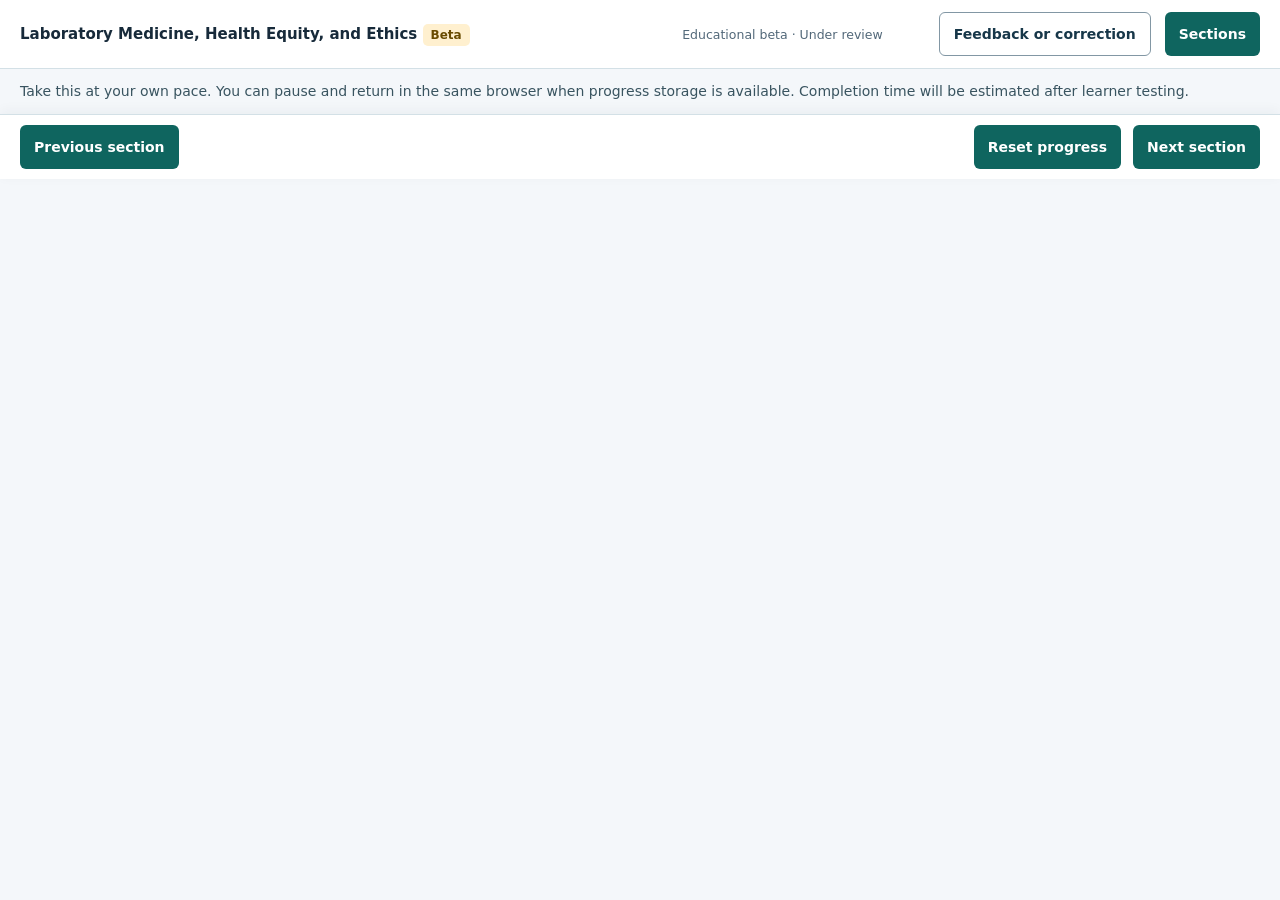
<file: site/shell.html>
<!doctype html><html lang="en"><meta charset="utf-8"><meta name="viewport" content="width=device-width,initial-scale=1"><title>Laboratory medicine · Health equity module · Educational beta</title><style>*{box-sizing:border-box}body{margin:0;background:#f4f7fa;color:#172a3a;font:15px system-ui,sans-serif}.bar{display:flex;align-items:center;gap:14px;padding:12px 20px;background:white;border-bottom:1px solid #d3e0e6;flex-wrap:wrap}.bar strong{margin-right:auto}button{background:#0f655f;color:white;border:0;border-radius:6px;padding:10px 14px;font:600 14px system-ui;cursor:pointer}button:disabled{opacity:.4}button:focus-visible{outline:3px solid #c48513;outline-offset:2px}#menu{padding:16px;display:grid;grid-template-columns:repeat(auto-fit,minmax(190px,1fr));gap:8px;background:#eaf2f5}#menu button{background:white;color:#173749;border:1px solid #c5d2db;text-align:left}#menu button[aria-current=page]{background:#0f655f;color:white}iframe{display:block;width:100%;height:calc(100vh - 120px);border:0;background:#f4f7fa}.bottom{display:flex;flex-wrap:wrap;justify-content:space-between;align-items:center;gap:12px;padding:10px 20px;background:white;border-top:1px solid #d3e0e6}[hidden]{display:none!important}small{color:#526879}dialog{max-width:440px;border:1px solid #c5d2db;border-radius:12px;padding:24px}dialog::backdrop{background:#102d4077}@media(max-width:600px){iframe{height:calc(100vh - 160px)}.bar{padding:10px}.bottom{padding:10px}}
:root{color-scheme:light}a{color:#006879}button,input,summary,a{touch-action:manipulation}button,input{min-height:44px}button:focus-visible,a:focus-visible,input:focus-visible,summary:focus-visible{outline:3px solid #9b5c00;outline-offset:3px}.skip-link{position:absolute;left:12px;top:-100px;background:white;padding:12px;z-index:5}.skip-link:focus{top:12px}.bar a{font-size:14px}.release{font-size:12px;color:#526879}.learning-card{max-width:920px;margin:20px auto;padding:24px;background:white;border:1px solid #d3e0e6;border-radius:12px;line-height:1.6}.learning-card h1,.learning-card h2{line-height:1.2}.actions{display:flex;flex-wrap:wrap;gap:10px;margin:16px 0}.secondary{background:white;color:#173749;border:1px solid #8297a4}.completion-message{background:#e6f5ee;border-left:4px solid #0f655f;padding:18px;border-radius:8px}.completion-message h3{margin-top:0}.name-label{display:block;margin:14px 0 6px}input[type=text]{width:min(100%,420px);font:inherit;padding:10px;border:1px solid #8297a4;border-radius:6px}.reading-note{font-size:14px;color:#395460}dialog{max-width:min(560px,calc(100vw - 32px));max-height:85vh;overflow:auto}#frames:focus{outline:3px solid #9b5c00;outline-offset:-3px}#score-sections p{margin:12px 0}#score-sections button{min-width:190px;text-align:left}.bar{position:relative}iframe{height:70vh;min-height:360px}.bottom{position:static;box-shadow:0 -3px 12px #102d400c}.bottom #position{flex:1;text-align:center}.version-note{margin:12px 20px;line-height:1.5}@media(max-width:600px){.learning-card{margin:12px;padding:18px}.bar{gap:8px}.bar strong{flex-basis:100%}.bottom{gap:8px}.bottom #position{order:-1;flex-basis:100%}#previous,#next{flex:1}iframe{height:65vh}.actions button{flex:1;min-width:160px}}@media(prefers-reduced-motion:reduce){*,*::before,*::after{scroll-behavior:auto!important;animation:none!important;transition:none!important}}
</style><a class="skip-link" href="#frames">Skip to module content</a><div class="bar"><strong>Laboratory Medicine, Health Equity, and Ethics <span style="font-size:12px;background:#fff0cf;color:#694b00;padding:4px 8px;border-radius:5px">Beta</span></strong><small>Educational beta · Under review</small><span class="release" id="release-label"></span><small id="visited"></small><small id="storage-status" role="status"></small><button id="feedback-open" class="secondary" type="button">Feedback or correction</button><button id="toggle" type="button" aria-expanded="false" aria-controls="menu">Sections</button></div><nav id="menu" hidden aria-label="Module sections"></nav><section id="score-summary" class="learning-card" hidden aria-labelledby="score-heading"><h1 id="closing-heading" tabindex="-1">Review and celebrate your learning</h1><p>You can revisit any section, leave questions unanswered, or finish here. Your practice score does not determine participation.</p><h2 id="score-heading">Your learning summary</h2><p id="score-total" role="status"></p><details><summary>Review scores by section</summary><div id="score-sections"></div></details><p><small>Based on your latest submitted answer to each multiple-choice question; changing a selection alone does not change the score. Skipped and unsubmitted questions are reported as unanswered. Matching and reflections are unscored. Revisions after reading explanations count here, so this is a practice summary, not a validated competency assessment. No passing threshold or comparison percentile is assigned; there is no collected learner comparison dataset. Answers stay in this browser.</small></p></section><section id="completion-card" class="learning-card" hidden aria-labelledby="completion-heading"><h2 id="completion-heading">Recognize your participation</h2><p>When you have finished reviewing the material you intended to explore, mark your participation below. This is self-reported; no minimum score or survey response is required.</p><button id="mark-complete" type="button">I have finished reviewing the module</button><div id="completion-message" class="completion-message" hidden role="status"><h3>Thank you for exploring equitable laboratory practice!</h3><p id="completion-date"></p><p>You have made time to consider how testing choices shape opportunities for care. You can keep exploring or save an acknowledgment of your participation.</p></div><div id="acknowledgment-options" hidden><label class="name-label" for="participant-name">Name on acknowledgment <span>(optional)</span></label><input id="participant-name" type="text" maxlength="100" autocomplete="off" aria-describedby="name-note"><p id="name-note" class="reading-note">Your name is used only to create the acknowledgment in this browser. It is not saved with your progress or sent anywhere.</p><div class="actions"><button id="download-acknowledgment" type="button">Download acknowledgment (HTML)</button><button id="print-acknowledgment" class="secondary" type="button">Print or save as PDF</button></div><p class="reading-note">Acknowledges self-reported participation in this educational module. It does not confer CME credit or certify clinical competency.</p><p id="acknowledgment-status" role="status"></p></div></section><main id="frames" tabindex="-1" aria-label="Module content"></main><p class="version-note reading-note">Take this at your own pace. You can pause and return in the same browser when progress storage is available. Completion time will be estimated after learner testing.</p><footer class="bottom"><button id="previous">Previous section</button><span id="position" aria-live="polite"></span><button id="reset" type="button">Reset progress</button><button id="next">Next section</button></footer><dialog id="reset-dialog" aria-labelledby="reset-heading"><h2 id="reset-heading">Reset your progress?</h2><p>This clears your saved answers and section progress in this browser.</p><button id="cancel-reset" type="button">Keep progress</button> <button id="confirm-reset" type="button">Reset progress</button></dialog><dialog id="feedback-dialog" aria-labelledby="feedback-heading"><h2 id="feedback-heading">Feedback and corrections</h2><p>Tell us which section or question needs attention, what was unclear or incorrect, and what you suggest changing. A supporting source is helpful.</p><p id="feedback-context"></p><p><a id="feedback-github" href="https://github.com/inimed25/laboratory-medicine-health-equity-ethics/issues/new" target="_blank" rel="noopener">Open a GitHub feedback issue</a> (GitHub account required).</p><p>GitHub issues are public. Do not include patient information, names, or private details.</p><p>If you do not use GitHub, download a feedback template to share with the person who provided this module. Downloading does not send feedback.</p><div class="actions"><button id="download-feedback" class="secondary" type="button">Download feedback template</button><button id="feedback-close" type="button">Close</button></div></dialog><script>/* MODULE_RELEASE */
/* MODULE_DATA */
/* MODULE_RUNTIME */</script></html>
</file>
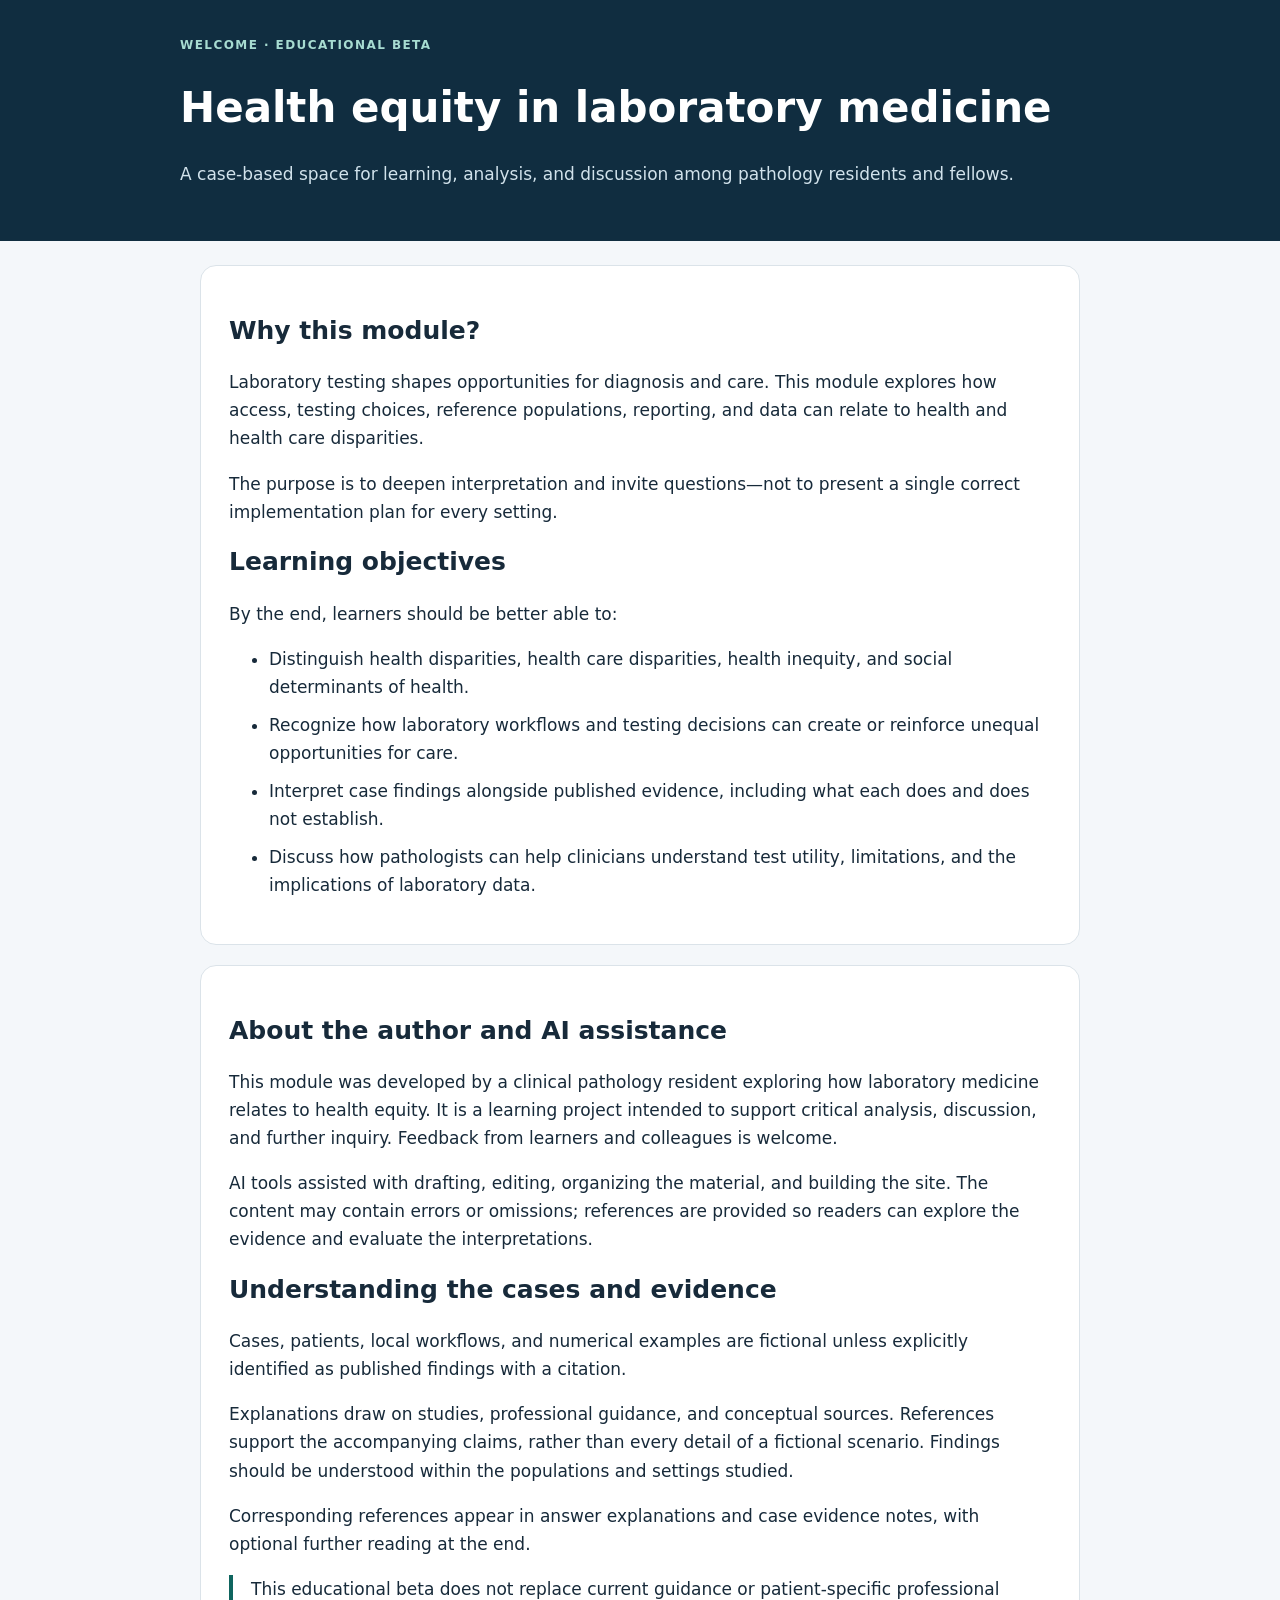
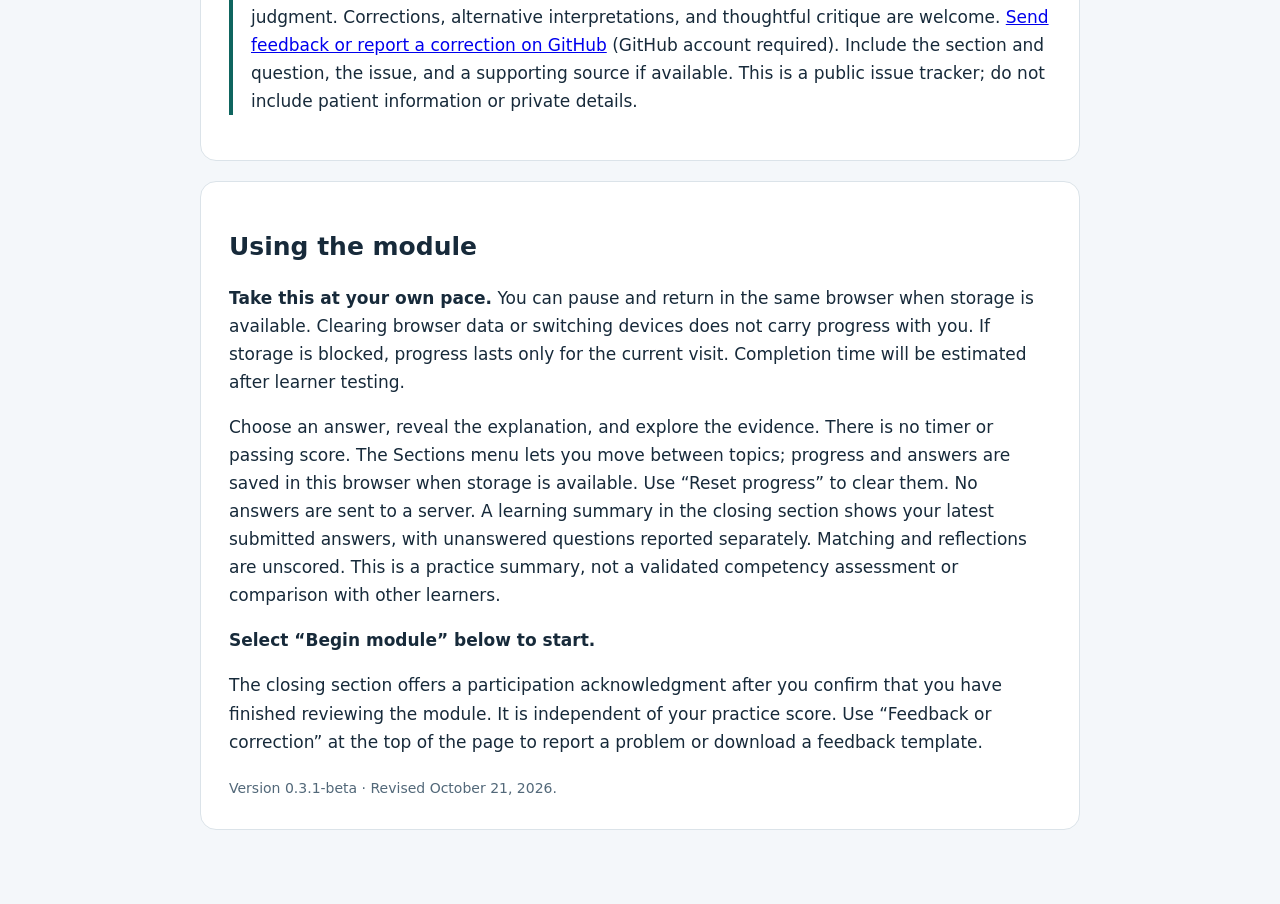
<file: site/sections/00.html>
<!doctype html><html lang="en"><meta charset="utf-8"><meta name="viewport" content="width=device-width,initial-scale=1"><title>Welcome · Health equity in laboratory medicine</title><style>*{box-sizing:border-box}body{margin:0;background:#f4f7fa;color:#172a3a;font:17px/1.65 system-ui,sans-serif}header{background:#102d40;color:white;padding:36px max(24px,calc((100vw - 920px)/2))}header p{color:#d1e2eb}h1{font-size:clamp(28px,4vw,42px);line-height:1.15}h2{font-size:25px;line-height:1.3}main{max-width:920px;margin:24px auto;padding:0 20px 30px}.card{background:white;border:1px solid #dbe3e9;border-radius:16px;padding:28px;margin:20px 0}.eyebrow{font-size:12px;letter-spacing:.12em;text-transform:uppercase;color:#a7dcd1;font-weight:750}li{margin:10px 0}.note{border-left:4px solid #0f655f;padding-left:18px}small{font-size:14px;color:#526879}@media(max-width:600px){header{padding:28px 20px}.card{padding:20px}}</style><header><div class="eyebrow">Welcome · Educational beta</div><h1>Health equity in laboratory medicine</h1><p>A case-based space for learning, analysis, and discussion among pathology residents and fellows.</p></header><main><section class="card"><h2>Why this module?</h2><p>Laboratory testing shapes opportunities for diagnosis and care. This module explores how access, testing choices, reference populations, reporting, and data can relate to health and health care disparities.</p><p>The purpose is to deepen interpretation and invite questions—not to present a single correct implementation plan for every setting.</p><h2>Learning objectives</h2><p>By the end, learners should be better able to:</p><ul><li>Distinguish health disparities, health care disparities, health inequity, and social determinants of health.</li><li>Recognize how laboratory workflows and testing decisions can create or reinforce unequal opportunities for care.</li><li>Interpret case findings alongside published evidence, including what each does and does not establish.</li><li>Discuss how pathologists can help clinicians understand test utility, limitations, and the implications of laboratory data.</li></ul></section><section class="card"><h2>About the author and AI assistance</h2><p>This module was developed by a clinical pathology resident exploring how laboratory medicine relates to health equity. It is a learning project intended to support critical analysis, discussion, and further inquiry. Feedback from learners and colleagues is welcome.</p><p>AI tools assisted with drafting, editing, organizing the material, and building the site. The content may contain errors or omissions; references are provided so readers can explore the evidence and evaluate the interpretations.</p><h2>Understanding the cases and evidence</h2><p>Cases, patients, local workflows, and numerical examples are fictional unless explicitly identified as published findings with a citation.</p><p>Explanations draw on studies, professional guidance, and conceptual sources. References support the accompanying claims, rather than every detail of a fictional scenario. Findings should be understood within the populations and settings studied.</p><p>Corresponding references appear in answer explanations and case evidence notes, with optional further reading at the end.</p><p class="note">This educational beta does not replace current guidance or patient-specific professional judgment. Corrections, alternative interpretations, and thoughtful critique are welcome. <a href="https://github.com/inimed25/laboratory-medicine-health-equity-ethics/issues/new?title=Module%20feedback" target="_blank" rel="noopener">Send feedback or report a correction on GitHub</a> (GitHub account required). Include the section and question, the issue, and a supporting source if available. This is a public issue tracker; do not include patient information or private details.</p></section><section class="card"><h2>Using the module</h2><p><strong>Take this at your own pace.</strong> You can pause and return in the same browser when storage is available. Clearing browser data or switching devices does not carry progress with you. If storage is blocked, progress lasts only for the current visit. Completion time will be estimated after learner testing.</p><p>Choose an answer, reveal the explanation, and explore the evidence. There is no timer or passing score. The Sections menu lets you move between topics; progress and answers are saved in this browser when storage is available. Use “Reset progress” to clear them. No answers are sent to a server. A learning summary in the closing section shows your latest submitted answers, with unanswered questions reported separately. Matching and reflections are unscored. This is a practice summary, not a validated competency assessment or comparison with other learners.</p><p><strong>Select “Begin module” below to start.</strong></p><p>The closing section offers a participation acknowledgment after you confirm that you have finished reviewing the module. It is independent of your practice score. Use “Feedback or correction” at the top of the page to report a problem or download a feedback template.</p><small>Version 0.3.1-beta · Revised October 21, 2026.</small></section></main></html>
</file>
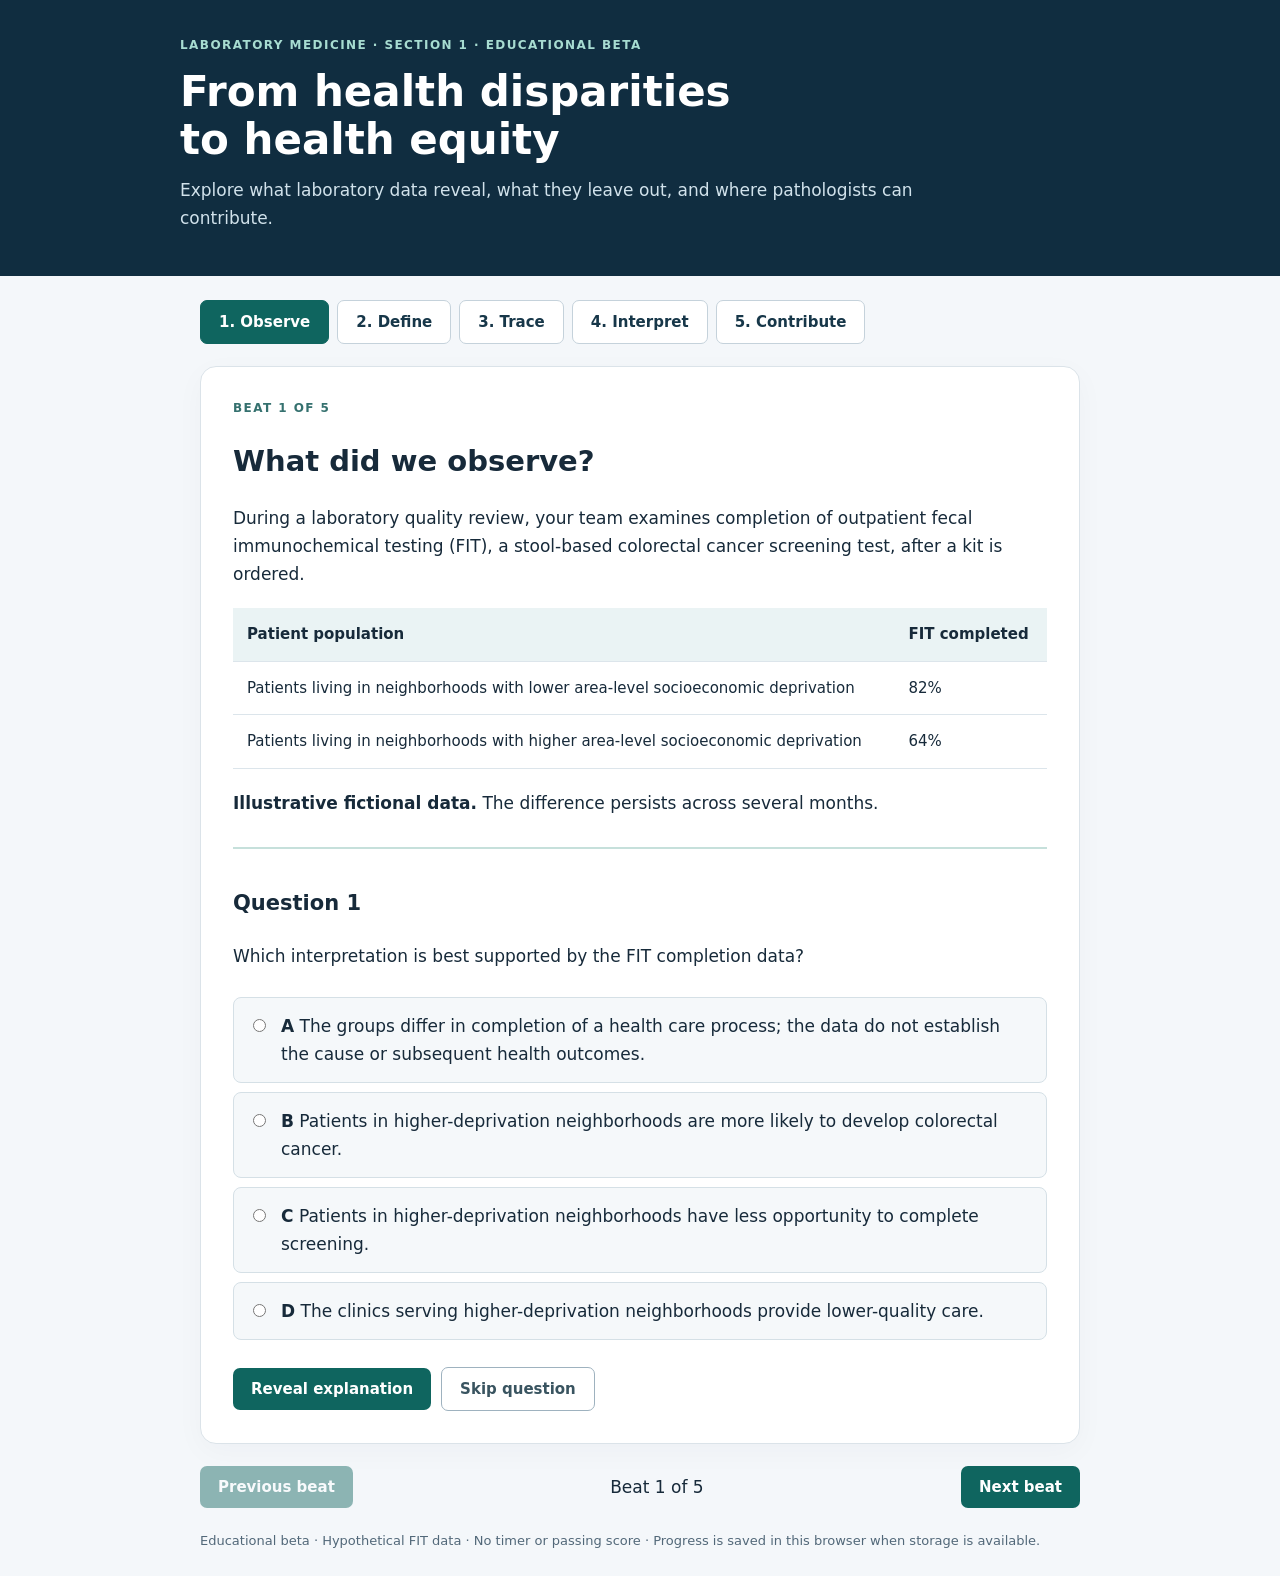
<file: site/sections/01.html>
<!doctype html><html lang="en"><meta charset="utf-8"><meta name="viewport" content="width=device-width,initial-scale=1"><title>Health equity · Foundations · Educational beta</title><style>*{box-sizing:border-box}body{margin:0;background:#f4f7fa;color:#172a3a;font:17px/1.65 system-ui,sans-serif}header{background:#102d40;color:white;padding:36px max(24px,calc((100vw - 920px)/2))}header p{color:#d1e2eb;max-width:760px;margin:8px 0}.eyebrow{font-size:12px;font-weight:750;letter-spacing:.12em;text-transform:uppercase;color:#35716f}header .eyebrow{color:#a7dcd1}h1{font-size:clamp(28px,4vw,42px);line-height:1.15;margin:12px 0}h2{font-size:29px;line-height:1.25}h3{font-size:21px}main{max-width:920px;margin:24px auto;padding:0 20px}.tabs{display:flex;gap:8px;flex-wrap:wrap;margin:22px 0}.tabs button{background:white;color:#173749;border:1px solid #c5d2db}.tabs button[aria-current=true]{background:#0f655f;color:white;border-color:#0f655f}.panel{background:white;border:1px solid #dbe3e9;border-radius:16px;padding:32px;box-shadow:0 8px 30px #112d4008}p{margin:14px 0}a{color:#006f80}table{border-collapse:collapse;width:100%;font-size:15px}th,td{padding:14px;border-bottom:1px solid #dce5eb;text-align:left}th{background:#eaf3f4}.table-wrap{overflow:auto;margin:20px 0}.question{border-top:2px solid #c6e0db;margin-top:30px;padding-top:16px}fieldset{border:0;padding:0;margin:18px 0}label{display:flex;align-items:flex-start;gap:12px;padding:14px;margin:9px 0;background:#f5f8fa;border:1px solid #d5e0e6;border-radius:8px;cursor:pointer}input{margin-top:7px;accent-color:#0f655f}label:has(input:checked){background:#e5f3ef;border-color:#0f655f}button{background:#0f655f;color:white;border:0;border-radius:7px;padding:12px 18px;font:650 15px system-ui;cursor:pointer}button:disabled{opacity:.45;cursor:default}button:focus-visible,select:focus-visible,a:focus-visible{outline:3px solid #c48513;outline-offset:3px}.feedback,.match-feedback{background:#edf6f2;border-left:4px solid #0f655f;padding:16px 20px;margin:20px 0}.verdict{font-weight:700}details{margin:20px 0;padding:14px 18px;background:#f0f5f8;border-radius:8px}summary{cursor:pointer;font-weight:650}select{display:block;width:100%;padding:12px;font:inherit;border:1px solid #bcced8;border-radius:7px}.match label{background:none;border:0;padding:0;margin:20px 0 6px}.nav{display:flex;justify-content:space-between;align-items:center;margin:22px 0}.sr{position:absolute;width:1px;height:1px;overflow:hidden;clip:rect(0,0,0,0)}[hidden]{display:none!important}.footer{font-size:13px;color:#526879}@media(max-width:600px){.panel{padding:20px}header{padding:28px 20px}}.answer-sources{margin-top:18px;padding-top:12px;border-top:1px solid #b9d4cc}.answer-sources ul{padding-left:22px}.answer-sources small{font-size:14px;line-height:1.55}.feedback[data-result="incorrect"]{background:#fff1f0;border-left-color:#b42318;color:#8f1d16}.feedback[data-result="incorrect"] a{color:#8f1d16}.feedback[data-result="incorrect"] .verdict{color:#b42318;font-weight:700}form[data-result="incorrect"] label:has(input:checked){background:#fff1f0;border-color:#b42318;color:#8f1d16}form[data-result="incorrect"] input:checked{accent-color:#b42318}.skip-question{margin-left:10px;background:#fff;color:#395460;border:1px solid #9eb2bf}.skip-question:hover{background:#edf3f6}.feedback[data-result="incorrect"]{background:#fff8dc;border-left-color:#b8860b;color:#694c0a}.feedback[data-result="incorrect"] a{color:#694c0a}.feedback[data-result="incorrect"] .verdict{color:#694c0a}form[data-result="incorrect"] label:has(input:checked){background:#fff8dc;border-color:#b8860b;color:#694c0a}form[data-result="incorrect"] input:checked{accent-color:#b8860b}</style><header><div class="eyebrow">Laboratory medicine · Section 1 · Educational beta</div><h1>From health disparities<br>to health equity</h1><p>Explore what laboratory data reveal, what they leave out, and where pathologists can contribute.</p></header><main><nav class="tabs" aria-label="Foundation beats"><button type="button" aria-current="true">1. Observe</button><button type="button" aria-current="false">2. Define</button><button type="button" aria-current="false">3. Trace</button><button type="button" aria-current="false">4. Interpret</button><button type="button" aria-current="false">5. Contribute</button></nav><section class="panel" id="beat0" ><div class="eyebrow">Beat 1 of 5</div><h2>What did we observe?</h2><p>During a laboratory quality review, your team examines completion of outpatient fecal immunochemical testing (FIT), a stool-based colorectal cancer screening test, after a kit is ordered.</p>
<div class="table-wrap"><table><tr><th>Patient population</th><th>FIT completed</th></tr><tr><td>Patients living in neighborhoods with lower area-level socioeconomic deprivation</td><td>82%</td></tr><tr><td>Patients living in neighborhoods with higher area-level socioeconomic deprivation</td><td>64%</td></tr></table></div>
<p><strong>Illustrative fictional data.</strong> The difference persists across several months.</p>
<form class="question" data-key="A"><h3>Question 1</h3><p>Which interpretation is best supported by the FIT completion data?</p><fieldset><legend class="sr">Choose an answer</legend><label><input type="radio" name="q1" value="A"><span><b>A</b> The groups differ in completion of a health care process; the data do not establish the cause or subsequent health outcomes.</span></label><label><input type="radio" name="q1" value="B"><span><b>B</b> Patients in higher-deprivation neighborhoods are more likely to develop colorectal cancer.</span></label><label><input type="radio" name="q1" value="C"><span><b>C</b> Patients in higher-deprivation neighborhoods have less opportunity to complete screening.</span></label><label><input type="radio" name="q1" value="D"><span><b>D</b> The clinics serving higher-deprivation neighborhoods provide lower-quality care.</span></label></fieldset><button type="submit">Reveal explanation</button><div class="feedback" hidden><p class="verdict"></p><p><strong>Best answer: A.</strong> The dashboard measures completion of a health care process, not cancer outcomes or the reasons for the gap. This pattern is a useful starting point for investigation.</p><details class="option-rationales"><summary>Why the other answers are less appropriate</summary><ul><li data-option="B"><strong>B.</strong> The dashboard measures FIT completion, not colorectal cancer incidence. It cannot establish a difference in future cancer risk.</li><li data-option="C"><strong>C.</strong> Unequal opportunity is a possible explanation, but the completion rates alone do not establish which barriers patients encountered.</li><li data-option="D"><strong>D.</strong> A completion difference does not by itself establish clinic quality. Patient circumstances, workflow, and data completeness need investigation.</li></ul></details><details class="answer-sources"><summary>Evidence and limitations</summary><ul><li><a href="https://www.nimhd.nih.gov/about/what-are-health-disparities" target="_blank" rel="noopener">NIMHD — What Are Health Disparities?</a></li><li><a href="https://www.who.int/health-topics/health-equity" target="_blank" rel="noopener">WHO — Health equity</a></li><li><a href="https://www.who.int/news-room/fact-sheets/detail/social-determinants-of-health" target="_blank" rel="noopener">WHO — Social determinants of health</a></li></ul><p><small>Conceptual sources support the interpretation; the FIT data and local observations are fictional teaching examples.</small></p></details></div></form></section><section class="panel" id="beat1" hidden><div class="eyebrow">Beat 2 of 5</div><h2>Where does laboratory care fit?</h2><p>Health and health care disparities are documented across populations and settings. Laboratory medicine is part of the care pathway in which these disparities can arise: who is offered testing, whether collection and return are feasible, and how results are interpreted and followed up.</p>
<p>The FIT dashboard gives us a starting point for understanding a difference in completion. Its importance does not depend on already knowing its full explanation. The central distinction is between identifying a pattern and understanding the processes that contribute to it.</p>
<h3>Match the concept</h3>
<p>Match each statement to <strong>health disparity</strong>, <strong>health care disparity</strong>, <strong>health inequity</strong>, or <strong>social determinants of health</strong>. The examples are illustrative, not findings from the FIT dashboard.</p>
<form class="match"><fieldset><legend>Match each statement to its main emphasis</legend><label for="match0">Colorectal cancer mortality is higher in one population than another.</label><select id="match0" required data-key="0"><option value="">Select a concept</option><option value="0">Health disparity</option><option value="1">Health care disparity</option><option value="2">Health inequity</option><option value="3">Social determinants of health</option></select><label for="match1">Completion of follow-up colonoscopy after a positive FIT is lower in one population than another.</label><select id="match1" required data-key="1"><option value="">Select a concept</option><option value="0">Health disparity</option><option value="1">Health care disparity</option><option value="2">Health inequity</option><option value="3">Social determinants of health</option></select><label for="match2">An avoidable difference in health outcomes is understood to reflect unfair conditions.</label><select id="match2" required data-key="2"><option value="">Select a concept</option><option value="0">Health disparity</option><option value="1">Health care disparity</option><option value="2">Health inequity</option><option value="3">Social determinants of health</option></select><label for="match3">Housing, working conditions, and access to transportation shape opportunities for health and care.</label><select id="match3" required data-key="3"><option value="">Select a concept</option><option value="0">Health disparity</option><option value="1">Health care disparity</option><option value="2">Health inequity</option><option value="3">Social determinants of health</option></select></fieldset><button type="submit">Reveal matches</button><div class="match-feedback" hidden></div></form>
<p>These concepts overlap. Social conditions can contribute to differences in care and health outcomes, and some disparities reflect inequities. Definitions also vary across sources; the matches identify each statement&#x27;s main emphasis.</p>
<p><strong>In the FIT case:</strong> Completion is a health care process. The dashboard does not directly measure cancer incidence or mortality. The gap deserves attention while its contributing processes remain uncertain.</p>
<p><strong>Health care equity</strong> describes a fair opportunity to access, receive, and benefit from appropriate, high-quality care without unfair barriers.</p>
<form class="question" data-key="B"><h3>Question 2</h3><p>Which additional finding would most strengthen the interpretation that the completion gap reflects a health care inequity?</p><fieldset><legend class="sr">Choose an answer</legend><label><input type="radio" name="q2" value="A"><span><b>A</b> Both groups receive the same FIT kit and written instructions.</span></label><label><input type="radio" name="q2" value="B"><span><b>B</b> Patients at lower-completion clinics report that specimen-return options are difficult to use or collection instructions are unclear, and workflow data link those barriers to incomplete testing.</span></label><label><input type="radio" name="q2" value="C"><span><b>C</b> The gap remains similar when the dashboard is repeated the following year.</span></label><label><input type="radio" name="q2" value="D"><span><b>D</b> FIT results have comparable analytical accuracy in both groups.</span></label></fieldset><button type="submit">Reveal explanation</button><div class="feedback" hidden><p class="verdict"></p><p><strong>Best answer: B.</strong> The finding connects incomplete testing to barriers in collection and return. It strengthens the interpretation of inequity by examining how the service fits patients’ needs, rather than assuming a limitation of a population. It does not explain every incomplete test.</p><details class="option-rationales"><summary>Why the other answers are less appropriate</summary><ul><li data-option="A"><strong>A.</strong> Identical kits and instructions establish consistency of provision, but not whether collection and return arrangements are usable for different patients.</li><li data-option="C"><strong>C.</strong> A persistent gap strengthens evidence that the pattern recurs; it does not identify unfair barriers or explain the pattern.</li><li data-option="D"><strong>D.</strong> Comparable analytical accuracy concerns specimens that are tested. It does not explain unequal opportunities to obtain or complete testing.</li></ul></details><details class="answer-sources"><summary>Evidence and limitations</summary><ul><li><a href="https://www.nimhd.nih.gov/about/what-are-health-disparities" target="_blank" rel="noopener">NIMHD — What Are Health Disparities?</a></li><li><a href="https://www.who.int/health-topics/health-equity" target="_blank" rel="noopener">WHO — Health equity</a></li><li><a href="https://www.who.int/news-room/fact-sheets/detail/social-determinants-of-health" target="_blank" rel="noopener">WHO — Social determinants of health</a></li></ul><p><small>Conceptual sources support the interpretation; the FIT data and local observations are fictional teaching examples.</small></p></details></div></form>
<details><summary>Evidence and definitions</summary><p>Conceptual sources: <a href="https://www.nimhd.nih.gov/about/what-are-health-disparities" target="_blank" rel="noopener">NIMHD — What Are Health Disparities?</a> (2026), <a href="https://www.who.int/health-topics/health-equity" target="_blank" rel="noopener">WHO — Health equity</a>, and <a href="https://www.who.int/news-room/fact-sheets/detail/social-determinants-of-health" target="_blank" rel="noopener">WHO — Social determinants of health</a> (2025). The matching activity uses working distinctions for this lesson, rather than claiming that every source separates these terms identically. NIMHD also includes differences in care among its disparity measures.</p></details></section><section class="panel" id="beat2" hidden><div class="eyebrow">Beat 3 of 5</div><h2>What happened before and after the specimen?</h2><p>A valid result depends on more than an assay working correctly. For FIT, a patient needs an opportunity to access screening, receive an offer or order, obtain a kit, collect and return a specimen, and receive appropriate interpretation and follow-up.</p>
<p>Social determinants of health are the conditions in which people live, learn, work, and age, together with broader forces shaping those conditions. Structural determinants include institutional, economic, and policy arrangements shaping those opportunities.</p>
<p>In this fictional case, clinic hours, collection instructions, return options, or missing outside-system testing are possible explanations. None has been demonstrated by the opening dashboard.</p>
<details>
<summary>What else can shape the diagnostic journey?</summary>
<p>Relevant conditions may include insurance coverage and cost, preferred language and available language services, disability and accessibility, housing, working conditions and paid leave, caregiving, digital access, and availability of clinical services. Institutional policies and broader financing or eligibility rules can shape these conditions. Incarceration and immigration-related policies may also affect access and continuity of care.</p>
<p>These are possible influences, not assumptions about an individual or explanations established by a demographic category. Their relevance depends on the patient, setting, and diagnostic pathway.</p>
</details>
<p><strong>Optional reflection:</strong> Where could a patient leave this pathway without ever appearing among the specimens received by the laboratory?</p>
<p><strong>Discussion:</strong> Before an order, before obtaining a kit, or before specimen return. A dataset of received specimens cannot describe everyone who might have benefited from testing.</p></section><section class="panel" id="beat3" hidden><div class="eyebrow">Beat 4 of 5</div><h2>What does the category leave out?</h2><p>The 64% completion rate describes a group, not every person in it. An area-level deprivation measure does not establish an individual patient&#x27;s income, circumstances, understanding, or behavior. People within the category may have very different experiences.</p>
<form class="question" data-key="A"><h3>Question 3</h3><p>A patient&#x27;s address falls within the higher-deprivation category. How should the team use this information when discussing FIT completion?</p><fieldset><legend class="sr">Choose an answer</legend><label><input type="radio" name="q3" value="A"><span><b>A</b> Use the group pattern to guide inquiry, and ask the patient which collection or return arrangements work for them.</span></label><label><input type="radio" name="q3" value="B"><span><b>B</b> Offer the support package associated with that category before asking about individual barriers.</span></label><label><input type="radio" name="q3" value="C"><span><b>C</b> Use the category to prioritize reminders, and infer that people who do not respond have similar return barriers.</span></label><label><input type="radio" name="q3" value="D"><span><b>D</b> Exclude neighborhood information from the service review because it cannot establish an individual explanation.</span></label></fieldset><button type="submit">Reveal explanation</button><div class="feedback" hidden><p class="verdict"></p><p><strong>Best answer: A.</strong> Area-level patterns can help identify where to investigate and offer support. They do not identify an individual patient&#x27;s circumstances or preferences. Asking about the actual pathway preserves the usefulness of population data without treating a category as a personal explanation.</p><details class="option-rationales"><summary>Why the other answers are less appropriate</summary><ul><li data-option="B"><strong>B.</strong> Offering support can be helpful, but assigning a package solely from a neighborhood category may miss the patient’s actual needs and preferences.</li><li data-option="C"><strong>C.</strong> Population data can guide outreach, but failure to respond does not establish that individuals share the same barriers.</li><li data-option="D"><strong>D.</strong> Area-level information remains useful for service review. Its limitations call for individual inquiry rather than discarding the population pattern.</li></ul></details><details class="answer-sources"><summary>Evidence and limitations</summary><ul><li><a href="https://www.nimhd.nih.gov/about/what-are-health-disparities" target="_blank" rel="noopener">NIMHD — What Are Health Disparities?</a></li><li><a href="https://www.who.int/health-topics/health-equity" target="_blank" rel="noopener">WHO — Health equity</a></li><li><a href="https://www.who.int/news-room/fact-sheets/detail/social-determinants-of-health" target="_blank" rel="noopener">WHO — Social determinants of health</a></li></ul><p><small>Conceptual sources support the interpretation; the FIT data and local observations are fictional teaching examples.</small></p></details></div></form></section><section class="panel" id="beat4" hidden><div class="eyebrow">Beat 5 of 5</div><h2>What can the pathologist contribute?</h2><p>The laboratory can perform FIT accurately while some people never obtain or return a kit, or never receive follow-up after a result. Laboratory teams contribute knowledge about how testing is designed, performed, and reported. Their authority and opportunities to contribute vary by setting.</p>
<div class="table-wrap"><table><tr><th>Relationship to the issue</th><th>Examples</th></tr><tr><td>Direct responsibility within the laboratory</td><td>Specimen acceptance criteria, assay performance, and reporting design</td></tr><tr><td>Influence through shared workflows</td><td>Collection instructions, specimen-return arrangements, and ordering pathways</td></tr><tr><td>Contribution through partnership</td><td>Discussions with clinical teams, patients, informatics colleagues, and community partners about access and follow-up</td></tr></table></div>
<p>These roles can overlap. Collection instructions, for example, may be managed by the laboratory in one setting and jointly with clinical services in another.</p>
<h3>Evidence across settings</h3>
<p>Published findings can identify questions worth asking locally, but patient populations, resources, and workflows may differ between settings. External evidence can inform understanding without establishing that the same mechanism explains a local gap.</p>
<p><strong>Closing reflection:</strong> In the FIT pathway, which part could your laboratory directly shape, and which would require collaboration?</p>
<p><strong>Discussion:</strong> More than one response may be reasonable. The aim is to connect laboratory expertise with the relevant workflow and partners, rather than assign every access barrier to the laboratory.</p>
<p>The later QI section develops how changes can improve overall performance while disparities persist.</p>
<h3>Things to keep in mind</h3>
<p class="item"><strong>An observed disparity does not establish its cause.</strong> Identifying a pattern matters even while its contributing processes remain uncertain.</p>
<p class="item"><strong>A group average does not describe every individual.</strong> Circumstances vary within demographic and geographic categories.</p>
<p class="item"><strong>An accurate result is one part of diagnostic care.</strong> Access before testing and interpretation and follow-up afterward also shape its value.</p>
<details><summary>Equity glossary</summary>
<p><strong>Health disparity:</strong> A population difference in health status or outcomes, interpreted using the source&#x27;s definition; some definitions emphasize disadvantage and some include differences in care.</p>
<p><strong>Health care disparity:</strong> A population difference in access to, use of, or quality of care, interpreted using the source&#x27;s definition and relevant context.</p>
<p><strong>Health inequity:</strong> A difference understood as unfair or unjust; definitions often also emphasize avoidability or remediability.</p>
<p><strong>Health equity:</strong> Fair opportunity to attain health and receive appropriate care without unfair barriers.</p>
<p><strong>Social determinants of health:</strong> Conditions and broader forces shaping how people live and their opportunities for health.</p>
<p><strong>Structural determinants:</strong> Broader institutional, economic, political, and social arrangements shaping social position and opportunities.</p></details></section><div class="nav"><button id="back" disabled>Previous beat</button><span id="position">Beat 1 of 5</span><button id="next">Next beat</button></div><p class="footer">Educational beta · Hypothetical FIT data · No timer or passing score · Progress is saved in this browser when storage is available.</p></main><script>let current=0;const panels=[...document.querySelectorAll('.panel')],tabs=[...document.querySelectorAll('.tabs button')];function show(i){current=i;panels.forEach((p,n)=>p.hidden=n!==i);tabs.forEach((t,n)=>t.setAttribute('aria-current',n===i));document.querySelector('#back').disabled=i===0;document.querySelector('#next').disabled=i===4;document.querySelector('#position').textContent=`Beat ${i+1} of 5`;panels[i].querySelector('h2').focus();}tabs.forEach((t,i)=>t.onclick=()=>show(i));document.querySelector('#back').onclick=()=>show(current-1);document.querySelector('#next').onclick=()=>show(current+1);document.querySelectorAll('h2').forEach(h=>h.tabIndex=-1);document.querySelectorAll('.question').forEach(f=>f.onsubmit=e=>{e.preventDefault();const choice=f.querySelector('input:checked');if(!choice){f.querySelector('input').focus();return;}const box=f.querySelector('.feedback');box.hidden=false;box.setAttribute('role','status');box.dataset.result=choice.value===f.dataset.key?'correct':'incorrect';f.dataset.result=box.dataset.result;box.querySelector('.verdict').textContent=choice.value===f.dataset.key?'Correct — your answer matches the best-supported interpretation.':'Incorrect — review the best-supported interpretation below.';});document.querySelector('.match').onsubmit=e=>{e.preventDefault();const f=e.currentTarget,box=f.querySelector('.match-feedback');box.hidden=false;box.setAttribute('role','status');const terms=['Health disparity','Health care disparity','Health inequity','Social determinants of health'];const definitions=['A population difference in health status or outcomes.','A population difference in access to, use of, or quality of care.','A health difference understood as unfair or unjust.','Living conditions and broader forces shaping opportunities for health.'];box.innerHTML=[...f.querySelectorAll('select')].map((s,i)=>`<p><strong>${i+1}. ${terms[i]}</strong> — ${s.value==i?'Your match agrees.':'Review this distinction.'} ${definitions[i]}</p>`).join('');};</script><script>document.querySelectorAll('form').forEach(f=>{const b=document.createElement('button');b.type='button';b.className='skip-question';b.textContent='Skip question';f.querySelector('button[type="submit"]')?.insertAdjacentElement('afterend',b);if(!b.isConnected)f.querySelector('button').insertAdjacentElement('afterend',b);b.onclick=()=>{const panel=f.closest('.panel');const index=panels.indexOf(panel);if(index<panels.length-1)show(index+1);};});</script></html>
</file>
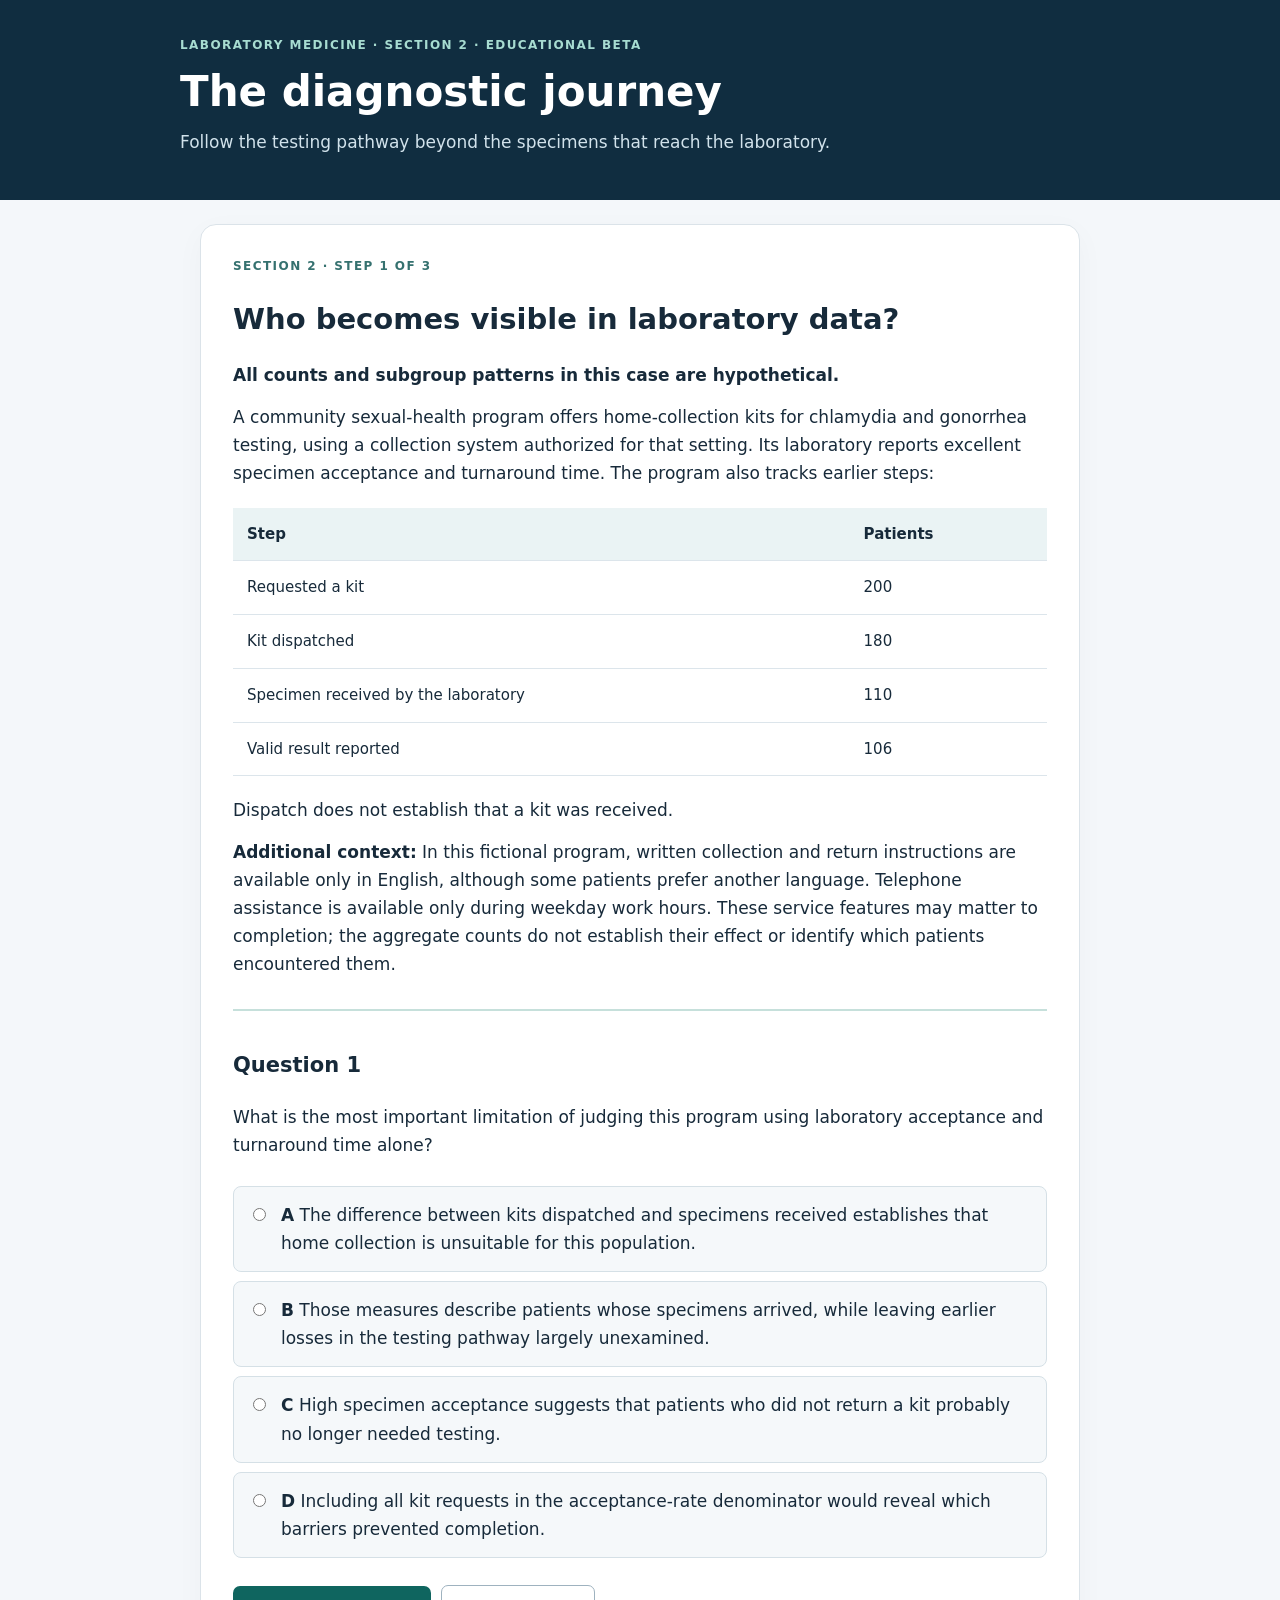
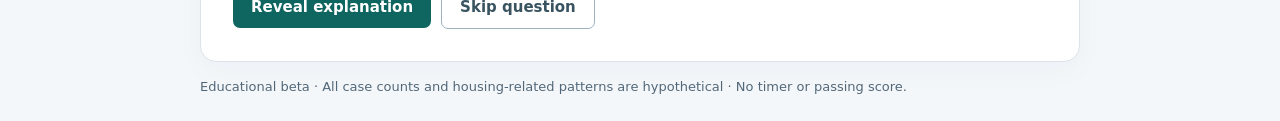
<file: site/sections/02.html>
<!doctype html><html lang="en"><meta charset="utf-8"><meta name="viewport" content="width=device-width,initial-scale=1"><title>Health equity · Diagnostic journey · Educational beta</title><style>*{box-sizing:border-box}body{margin:0;background:#f4f7fa;color:#172a3a;font:17px/1.65 system-ui,sans-serif}header{background:#102d40;color:white;padding:36px max(24px,calc((100vw - 920px)/2))}header p{color:#d1e2eb;max-width:760px;margin:8px 0}.eyebrow{font-size:12px;font-weight:750;letter-spacing:.12em;text-transform:uppercase;color:#35716f}header .eyebrow{color:#a7dcd1}h1{font-size:clamp(28px,4vw,42px);line-height:1.15;margin:12px 0}h2{font-size:29px;line-height:1.25}h3{font-size:21px}main{max-width:920px;margin:24px auto;padding:0 20px}.tabs{display:flex;gap:8px;flex-wrap:wrap;margin:22px 0}.tabs button{background:white;color:#173749;border:1px solid #c5d2db}.tabs button[aria-current=true]{background:#0f655f;color:white;border-color:#0f655f}.panel{background:white;border:1px solid #dbe3e9;border-radius:16px;padding:32px;box-shadow:0 8px 30px #112d4008}p{margin:14px 0}a{color:#006f80}table{border-collapse:collapse;width:100%;font-size:15px}th,td{padding:14px;border-bottom:1px solid #dce5eb;text-align:left}th{background:#eaf3f4}.table-wrap{overflow:auto;margin:20px 0}.question{border-top:2px solid #c6e0db;margin-top:30px;padding-top:16px}fieldset{border:0;padding:0;margin:18px 0}label{display:flex;align-items:flex-start;gap:12px;padding:14px;margin:9px 0;background:#f5f8fa;border:1px solid #d5e0e6;border-radius:8px;cursor:pointer}input{margin-top:7px;accent-color:#0f655f}label:has(input:checked){background:#e5f3ef;border-color:#0f655f}button{background:#0f655f;color:white;border:0;border-radius:7px;padding:12px 18px;font:650 15px system-ui;cursor:pointer}button:disabled{opacity:.45;cursor:default}button:focus-visible,select:focus-visible,a:focus-visible{outline:3px solid #c48513;outline-offset:3px}.feedback,.match-feedback{background:#edf6f2;border-left:4px solid #0f655f;padding:16px 20px;margin:20px 0}.verdict{font-weight:700}details{margin:20px 0;padding:14px 18px;background:#f0f5f8;border-radius:8px}summary{cursor:pointer;font-weight:650}select{display:block;width:100%;padding:12px;font:inherit;border:1px solid #bcced8;border-radius:7px}.match label{background:none;border:0;padding:0;margin:20px 0 6px}.nav{display:flex;justify-content:space-between;align-items:center;margin:22px 0}.sr{position:absolute;width:1px;height:1px;overflow:hidden;clip:rect(0,0,0,0)}[hidden]{display:none!important}.footer{font-size:13px;color:#526879}@media(max-width:600px){.panel{padding:20px}header{padding:28px 20px}}.answer-sources{margin-top:18px;padding-top:12px;border-top:1px solid #b9d4cc}.answer-sources ul{padding-left:22px}.answer-sources small{font-size:14px;line-height:1.55}.feedback[data-result="incorrect"]{background:#fff1f0;border-left-color:#b42318;color:#8f1d16}.feedback[data-result="incorrect"] a{color:#8f1d16}.feedback[data-result="incorrect"] .verdict{color:#b42318;font-weight:700}form[data-result="incorrect"] label:has(input:checked){background:#fff1f0;border-color:#b42318;color:#8f1d16}form[data-result="incorrect"] input:checked{accent-color:#b42318}.skip-question{margin-left:10px;background:#fff;color:#395460;border:1px solid #9eb2bf}.skip-question:hover{background:#edf3f6}.feedback[data-result="incorrect"]{background:#fff8dc;border-left-color:#b8860b;color:#694c0a}.feedback[data-result="incorrect"] a{color:#694c0a}.feedback[data-result="incorrect"] .verdict{color:#694c0a}form[data-result="incorrect"] label:has(input:checked){background:#fff8dc;border-color:#b8860b;color:#694c0a}form[data-result="incorrect"] input:checked{accent-color:#b8860b}</style><header><div class="eyebrow">Laboratory medicine · Section 2 · Educational beta</div><h1>The diagnostic journey</h1><p>Follow the testing pathway beyond the specimens that reach the laboratory.</p></header><main><section class="panel"><div class="eyebrow">Section 2 · Step 1 of 3</div><h2>Who becomes visible in laboratory data?</h2><p><strong>All counts and subgroup patterns in this case are hypothetical.</strong></p>
<p>A community sexual-health program offers home-collection kits for chlamydia and gonorrhea testing, using a collection system authorized for that setting. Its laboratory reports excellent specimen acceptance and turnaround time. The program also tracks earlier steps:</p>
<div class="table-wrap"><table><tr><th>Step</th><th>Patients</th></tr><tr><td>Requested a kit</td><td>200</td></tr><tr><td>Kit dispatched</td><td>180</td></tr><tr><td>Specimen received by the laboratory</td><td>110</td></tr><tr><td>Valid result reported</td><td>106</td></tr></table></div>
<p>Dispatch does not establish that a kit was received.</p><p><strong>Additional context:</strong> In this fictional program, written collection and return instructions are available only in English, although some patients prefer another language. Telephone assistance is available only during weekday work hours. These service features may matter to completion; the aggregate counts do not establish their effect or identify which patients encountered them.</p><form class="question" data-key="B" data-number="1"><h3>Question 1</h3><p>What is the most important limitation of judging this program using laboratory acceptance and turnaround time alone?</p><fieldset><legend class="sr">Choose an answer</legend><label><input type="radio" required name="q1" value="A"><span><b>A</b> The difference between kits dispatched and specimens received establishes that home collection is unsuitable for this population.</span></label><label><input type="radio" required name="q1" value="B"><span><b>B</b> Those measures describe patients whose specimens arrived, while leaving earlier losses in the testing pathway largely unexamined.</span></label><label><input type="radio" required name="q1" value="C"><span><b>C</b> High specimen acceptance suggests that patients who did not return a kit probably no longer needed testing.</span></label><label><input type="radio" required name="q1" value="D"><span><b>D</b> Including all kit requests in the acceptance-rate denominator would reveal which barriers prevented completion.</span></label></fieldset><button type="submit">Reveal explanation</button><div class="feedback" hidden role="status"><p class="verdict"></p><p><strong>Best answer: B.</strong> Acceptance and turnaround describe specimens that arrived. Beginning the dashboard there leaves earlier losses unexamined. Track the full pathway to locate missed transitions, then investigate why they occur.</p><details class="option-rationales"><summary>Why the other answers are less appropriate</summary><ul><li data-option="A"><strong>A.</strong> A gap between dispatch and receipt identifies a transition to investigate. It does not establish that home collection itself is unsuitable.</li><li data-option="C"><strong>C.</strong> Acceptance among returned specimens gives no evidence about whether people who did not return kits still needed testing.</li><li data-option="D"><strong>D.</strong> Changing the denominator can describe overall completion more clearly, but it does not identify whether delivery, collection, or return barriers caused losses.</li></ul></details><details class="answer-sources"><summary>Evidence and limitations</summary><ul><li><a href="https://www.accessdata.fda.gov/cdrh_docs/pdf20/DEN200070.pdf" target="_blank" rel="noopener">FDA — Simple 2 Test authorization</a></li><li><a href="https://doi.org/10.1136/bmjopen-2017-017978" target="_blank" rel="noopener">Manavi and Hodson — Factors associated with return of STI home sampling kits</a></li><li><a href="https://doi.org/10.1186/s12889-024-19741-x" target="_blank" rel="noopener">Spence et al. — How does online postal self-sampling shape access to STI testing?</a></li></ul><p><small>These sources concern home sampling and access. The case counts and housing breakdown are hypothetical; the sources do not establish their cause.</small></p></details></div></form><button id="reveal" hidden style="margin-top:20px">Continue: see the housing breakdown</button><div id="stage2" hidden><hr><div class="eyebrow">Step 2 of 3 · New information</div><form class="question" data-key="A" data-number="2"><h3>Question 2</h3><p>The program links kit requests with laboratory records and compares completion by housing circumstances:</p>
<div class="table-wrap"><table><tr><th>Step</th><th>Stable mailing address</th><th>Temporary or frequently changing address</th></tr><tr><td>Requested a kit</td><td>100</td><td>100</td></tr><tr><td>Kit dispatched</td><td>90</td><td>90</td></tr><tr><td>Specimen received</td><td>70</td><td>40</td></tr><tr><td>Valid result reported</td><td>68</td><td>38</td></tr></table></div>
<p>These fictional categories do not describe everyone&#x27;s circumstances within each group.</p>
<p>Which next investigation would best distinguish kit-delivery problems from collection or return barriers?</p><fieldset><legend class="sr">Choose an answer</legend><label><input type="radio" required name="q2" value="A"><span><b>A</b> Link delivery status with collection and return information, and seek feedback from patients whose specimens did not arrive, comparing patterns by address circumstances.</span></label><label><input type="radio" required name="q2" value="B"><span><b>B</b> Compare rejection reasons among returned specimens by address circumstances to identify why other kits did not reach the laboratory.</span></label><label><input type="radio" required name="q2" value="C"><span><b>C</b> Compare courier transit times for returned specimens by address circumstances to explain the dispatch-to-receipt gap.</span></label><label><input type="radio" required name="q2" value="D"><span><b>D</b> Survey patients who successfully returned kits about the clarity of the instructions, and use their responses to select the intervention.</span></label></fieldset><button type="submit">Reveal explanation</button><div class="feedback" hidden role="status"><p class="verdict"></p><p><strong>Best answer: A.</strong> The largest measured gap emerges between dispatch and specimen receipt. Linking delivery information with collection and return experiences helps separate the steps within that gap. Returned-specimen records and successful users can inform the review, but leave out people who never reached those stages. Contact methods should be feasible and protect privacy; an investigation may still leave some causes unknown.</p><details class="option-rationales"><summary>Why the other answers are less appropriate</summary><ul><li data-option="B"><strong>B.</strong> Rejection records describe specimens that arrived. They cannot directly explain kits or specimens that never reached the laboratory.</li><li data-option="C"><strong>C.</strong> Transit times among returned specimens inform the transport step, but exclude unsuccessful delivery and patients who never collected or returned a specimen.</li><li data-option="D"><strong>D.</strong> Successful users provide useful feedback, but relying on them alone risks missing the experiences of people who could not complete the pathway.</li></ul></details><details class="answer-sources"><summary>Evidence and limitations</summary><ul><li><a href="https://doi.org/10.1136/bmjopen-2017-017978" target="_blank" rel="noopener">Manavi and Hodson — Factors associated with return of STI home sampling kits</a></li><li><a href="https://doi.org/10.1186/s12889-024-19741-x" target="_blank" rel="noopener">Spence et al. — How does online postal self-sampling shape access to STI testing?</a></li><li><a href="https://doi.org/10.1371/journal.pmed.1002479" target="_blank" rel="noopener">Wilson et al. — Internet-accessed STI testing: A randomised controlled trial</a></li></ul><p><small>These sources concern home sampling and access. The case counts and housing breakdown are hypothetical; the sources do not establish their cause.</small></p></details></div></form><div id="ending" hidden><h3>Shared debrief</h3>
<p>Laboratory records describe an important part of the pathway, but not everyone who sought testing. Linking program and laboratory records makes earlier losses visible; stratifying those transitions can reveal differences in completion.</p>
<p>The pathologist contributes knowledge of specimen requirements, acceptance, and laboratory records. Program staff and patients contribute knowledge of delivery, collection, and return experiences. The case&#x27;s address categories describe circumstances relevant to the workflow, rather than a patient&#x27;s motivation or reliability.</p>
<p><strong>Takeaway: Who reaches the laboratory shapes what laboratory data can show.</strong> Good performance among received specimens can coexist with unequal completion earlier in the pathway.</p><details><summary>Real-world evidence and case boundaries</summary><h3>Real-world basis</h3>
<p><strong>Workflow feasibility:</strong> FDA&#x27;s 2023 authorization supports home-collected specimens shipped to a laboratory. It does not establish equitable completion.</p>
<p><strong>Documented completion differences:</strong> Manavi and Hodson&#x27;s UK observational study reported return of 3,099 of 5,310 requested kits (58.4%). Kits requested from less deprived neighborhoods were more likely to be returned in adjusted analysis. The design did not establish why patients failed to return kits.</p>
<p><strong>Patient experience:</strong> A 2024 qualitative study of 100 service users found that convenience and privacy could facilitate postal testing. Some participants&#x27; living situations made home delivery less private, so collecting a kit elsewhere was preferable. Limited representation of digitally excluded people constrains its applicability.</p>
<p><strong>Benefits and scope:</strong> A 2017 London randomized trial increased STI testing uptake with an online postal service (50.0% versus 26.6%). Eligibility required internet access and ability to read English. It does not establish access for excluded populations.</p>
<p><strong>Case boundary:</strong> Our counts, address categories, and subgroup gap remain hypothetical. These studies do not directly demonstrate lower return rates among people with temporary or changing addresses. Neighborhood deprivation and housing instability are different measures.</p>
<p>References:</p>
<p class="item"><a href="https://www.accessdata.fda.gov/cdrh_docs/pdf20/DEN200070.pdf" target="_blank" rel="noopener">FDA — Simple 2 Test authorization</a>.</p>
<p class="item"><a href="https://doi.org/10.1136/bmjopen-2017-017978" target="_blank" rel="noopener">Manavi and Hodson — Factors associated with return of STI home sampling kits</a>. BMJ Open. 2017;7:e017978.</p>
<p class="item"><a href="https://doi.org/10.1186/s12889-024-19741-x" target="_blank" rel="noopener">Spence et al. — How does online postal self-sampling shape access to STI testing?</a>. BMC Public Health. 2024;24:2339.</p>
<p class="item"><a href="https://doi.org/10.1371/journal.pmed.1002479" target="_blank" rel="noopener">Wilson et al. — Internet-accessed STI testing: A randomised controlled trial</a>. PLOS Medicine. 2017;14:e1002479.</p></details><button id="follow" type="button">Continue: follow the result beyond the laboratory</button></div></div></section><section class="panel" id="stage3" hidden><div class="eyebrow">Step 3 of 3 · Following the result beyond the laboratory</div><h2>A reported result is not the end of the pathway</h2><p><strong>This local workflow and the patients are fictional.</strong></p><p>A pathology trainee joins a review of STI testing across a community clinic and a youth correctional facility. Both services use the same laboratory, which meets its reporting target. The community clinic’s usual follow-up pathway asks patients to check their portal or call to arrange care.</p><p>In this fictional review, some patients in custody cannot independently use that pathway, and some recently released patients do not have reliable private phone access or a stable address. Other patients can readily receive messages and arrange follow-up. These circumstances vary within each setting; incarceration or housing status alone does not establish an individual’s access.</p><form class="question" data-number="3" data-key="C"><h3>Question 3</h3><p>What makes this an equity concern beyond the laboratory’s reporting performance?</p><fieldset><legend class="sr">Choose an answer</legend><label><input type="radio" required name="q3" value="A"><span><b>A</b> A shared reporting target establishes comparable opportunity for follow-up, even if communication arrangements differ.</span></label><label><input type="radio" required name="q3" value="B"><span><b>B</b> Patients released before results return can be counted as untreated because the facility cannot document subsequent care.</span></label><label><input type="radio" required name="q3" value="C"><span><b>C</b> A pathway that relies on patients receiving messages and arranging care can create different opportunities to benefit from the same reported result.</span></label><label><input type="radio" required name="q3" value="D"><span><b>D</b> Comparing turnaround time between settings would establish whether communication barriers caused a treatment disparity.</span></label></fieldset><button type="submit">Reveal explanation</button><div class="feedback" hidden role="status"><p class="verdict"></p><p><strong>Best answer: C.</strong> A patient-dependent follow-up pathway can create different opportunities to benefit from the same reported result. Examine communication access and coordination across release or transfer. Unknown follow-up must remain distinct from documented absence of treatment.</p><details class="option-rationales"><summary>Why the other answers are less appropriate</summary><ul><li data-option="A"><strong>A.</strong> Meeting a shared reporting target does not establish that patients have comparable access to messages or the ability to arrange follow-up.</li><li data-option="B"><strong>B.</strong> Unavailable follow-up documentation means treatment status is unknown. It does not establish that a released patient went untreated.</li><li data-option="D"><strong>D.</strong> Turnaround-time comparisons describe timing. They cannot alone establish communication barriers, their causal role, or a treatment disparity.</li></ul></details><details class="answer-sources"><summary>Evidence and limitations</summary><p><a href="https://wwwnc.cdc.gov/eid/article/30/13/23-0712_article" target="_blank" rel="noopener">Wolf et al. — Screening for Chlamydia and Gonorrhea in Youth Correctional Facilities, Utah, USA (2024)</a></p><p><small>The study documents a transition before results returned and unknown treatment after release. It does not establish a follow-up disparity compared with community patients.</small></p></details></div></form><div id="followending" hidden><details><summary>Real-world basis and limits</summary><p>Wolf and colleagues studied screening in 12 Utah youth correctional facilities during October 2021–May 2023. Among youth testing positive for chlamydia, gonorrhea, or both, 25.35% were released before results were known. Those treated in custody received treatment within two days of results. Released youth were referred to local health departments; treatment data after release were unavailable.</p><p>This supports examining the transition between a reported result and care. It does not show that released youth went untreated, compare follow-up with community patients, or establish phone or housing barriers as the cause. The communication constraints in this teaching case are fictional.</p><p><a href="https://wwwnc.cdc.gov/eid/article/30/13/23-0712_article" target="_blank" rel="noopener">Read the study — Methods and Treatment for Positive Results</a></p><p><small>Source checked October 4, 2026.</small></p></details><p><strong>Takeaway: Reporting a result and having an opportunity to benefit from it are different outcomes.</strong></p><p><strong>Reflection:</strong> Which parts of the pathway depend on the patient’s resources or freedom to act, and which depend on coordination between institutions?</p></div></section><p class="footer">Educational beta · All case counts and housing-related patterns are hypothetical · No timer or passing score.</p></main><script>document.querySelectorAll('form').forEach(f=>f.onsubmit=e=>{e.preventDefault();let selected=f.querySelector('input:checked');if(!selected)return;let feedback=f.querySelector('.feedback');feedback.hidden=false;feedback.dataset.result=selected.value===f.dataset.key?'correct':'incorrect';f.dataset.result=feedback.dataset.result;feedback.querySelector('.verdict').textContent=selected.value===f.dataset.key?'Correct — your answer matches the best-supported interpretation.':'Incorrect — review the best-supported interpretation below.';if(f.dataset.number==='1')document.querySelector('#reveal').hidden=false;else if(f.dataset.number==='2')document.querySelector('#ending').hidden=false;else document.querySelector('#followending').hidden=false;});document.querySelector('#reveal').onclick=e=>{document.querySelector('#stage2').hidden=false;e.currentTarget.hidden=true;document.querySelector('#stage2').scrollIntoView({behavior:'smooth',block:'start'});};document.querySelector('#follow').onclick=e=>{document.querySelector('#stage3').hidden=false;e.currentTarget.hidden=true;document.querySelector('#stage3').scrollIntoView({behavior:'smooth',block:'start'});};</script><script>document.querySelectorAll('form').forEach(f=>{const b=document.createElement('button');b.type='button';b.className='skip-question';b.textContent='Skip question';f.querySelector('button[type="submit"]')?.insertAdjacentElement('afterend',b);if(!b.isConnected)f.querySelector('button').insertAdjacentElement('afterend',b);b.onclick=()=>{if(f.dataset.number==='1')document.querySelector('#reveal').click();else if(f.dataset.number==='2'){document.querySelector('#ending').hidden=false;document.querySelector('#follow').click();}else{document.querySelector('#followending').hidden=false;document.querySelector('#followending').scrollIntoView({behavior:'smooth',block:'start'});}};});</script></html>
</file>
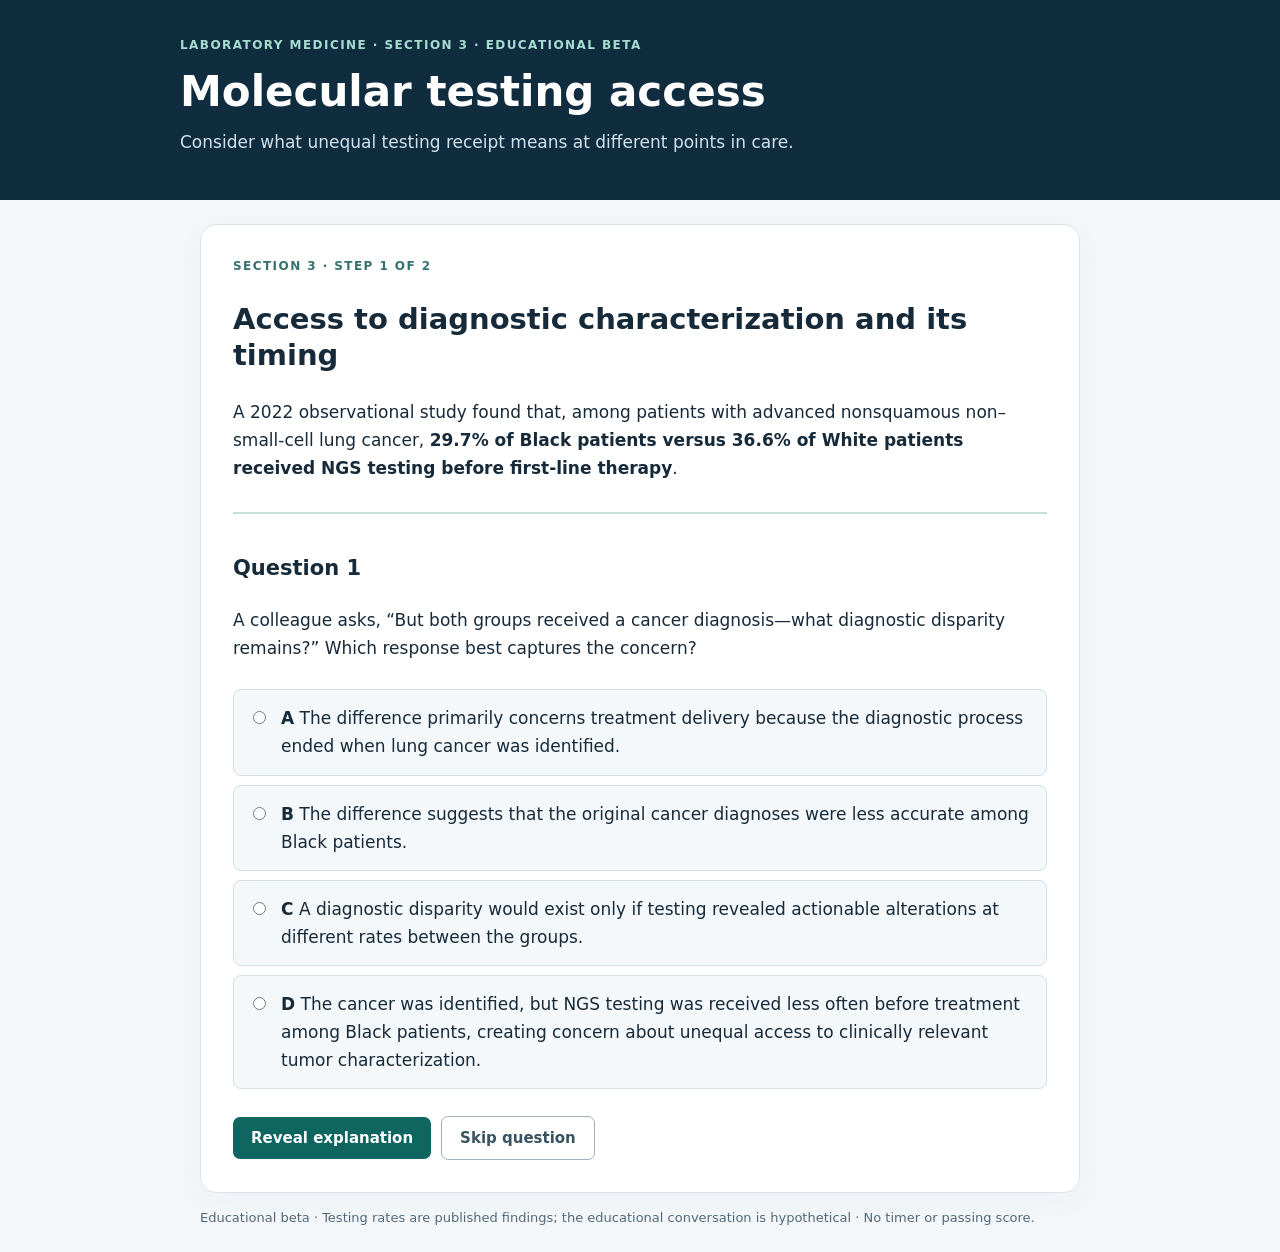
<file: site/sections/03.html>
<!doctype html><html lang="en"><meta charset="utf-8"><meta name="viewport" content="width=device-width,initial-scale=1"><title>Health equity · Diagnostic journey · Educational beta</title><style>*{box-sizing:border-box}body{margin:0;background:#f4f7fa;color:#172a3a;font:17px/1.65 system-ui,sans-serif}header{background:#102d40;color:white;padding:36px max(24px,calc((100vw - 920px)/2))}header p{color:#d1e2eb;max-width:760px;margin:8px 0}.eyebrow{font-size:12px;font-weight:750;letter-spacing:.12em;text-transform:uppercase;color:#35716f}header .eyebrow{color:#a7dcd1}h1{font-size:clamp(28px,4vw,42px);line-height:1.15;margin:12px 0}h2{font-size:29px;line-height:1.25}h3{font-size:21px}main{max-width:920px;margin:24px auto;padding:0 20px}.tabs{display:flex;gap:8px;flex-wrap:wrap;margin:22px 0}.tabs button{background:white;color:#173749;border:1px solid #c5d2db}.tabs button[aria-current=true]{background:#0f655f;color:white;border-color:#0f655f}.panel{background:white;border:1px solid #dbe3e9;border-radius:16px;padding:32px;box-shadow:0 8px 30px #112d4008}p{margin:14px 0}a{color:#006f80}table{border-collapse:collapse;width:100%;font-size:15px}th,td{padding:14px;border-bottom:1px solid #dce5eb;text-align:left}th{background:#eaf3f4}.table-wrap{overflow:auto;margin:20px 0}.question{border-top:2px solid #c6e0db;margin-top:30px;padding-top:16px}fieldset{border:0;padding:0;margin:18px 0}label{display:flex;align-items:flex-start;gap:12px;padding:14px;margin:9px 0;background:#f5f8fa;border:1px solid #d5e0e6;border-radius:8px;cursor:pointer}input{margin-top:7px;accent-color:#0f655f}label:has(input:checked){background:#e5f3ef;border-color:#0f655f}button{background:#0f655f;color:white;border:0;border-radius:7px;padding:12px 18px;font:650 15px system-ui;cursor:pointer}button:disabled{opacity:.45;cursor:default}button:focus-visible,select:focus-visible,a:focus-visible{outline:3px solid #c48513;outline-offset:3px}.feedback,.match-feedback{background:#edf6f2;border-left:4px solid #0f655f;padding:16px 20px;margin:20px 0}.verdict{font-weight:700}details{margin:20px 0;padding:14px 18px;background:#f0f5f8;border-radius:8px}summary{cursor:pointer;font-weight:650}select{display:block;width:100%;padding:12px;font:inherit;border:1px solid #bcced8;border-radius:7px}.match label{background:none;border:0;padding:0;margin:20px 0 6px}.nav{display:flex;justify-content:space-between;align-items:center;margin:22px 0}.sr{position:absolute;width:1px;height:1px;overflow:hidden;clip:rect(0,0,0,0)}[hidden]{display:none!important}.footer{font-size:13px;color:#526879}@media(max-width:600px){.panel{padding:20px}header{padding:28px 20px}}.answer-sources{margin-top:18px;padding-top:12px;border-top:1px solid #b9d4cc}.answer-sources ul{padding-left:22px}.answer-sources small{font-size:14px;line-height:1.55}.feedback[data-result="incorrect"]{background:#fff1f0;border-left-color:#b42318;color:#8f1d16}.feedback[data-result="incorrect"] a{color:#8f1d16}.feedback[data-result="incorrect"] .verdict{color:#b42318;font-weight:700}form[data-result="incorrect"] label:has(input:checked){background:#fff1f0;border-color:#b42318;color:#8f1d16}form[data-result="incorrect"] input:checked{accent-color:#b42318}.skip-question{margin-left:10px;background:#fff;color:#395460;border:1px solid #9eb2bf}.skip-question:hover{background:#edf3f6}.feedback[data-result="incorrect"]{background:#fff8dc;border-left-color:#b8860b;color:#694c0a}.feedback[data-result="incorrect"] a{color:#694c0a}.feedback[data-result="incorrect"] .verdict{color:#694c0a}form[data-result="incorrect"] label:has(input:checked){background:#fff8dc;border-color:#b8860b;color:#694c0a}form[data-result="incorrect"] input:checked{accent-color:#b8860b}</style><header><div class="eyebrow">Laboratory medicine · Section 3 · Educational beta</div><h1>Molecular testing access</h1><p>Consider what unequal testing receipt means at different points in care.</p></header><main><section class="panel"><div class="eyebrow">Section 3 · Step 1 of 2</div><h2>Access to diagnostic characterization and its timing</h2><p>A 2022 observational study found that, among patients with advanced nonsquamous non–small-cell lung cancer, <strong>29.7% of Black patients versus 36.6% of White patients received NGS testing before first-line therapy</strong>.</p><form class="question" data-key="D" data-number="1"><h3>Question 1</h3><p>A colleague asks, “But both groups received a cancer diagnosis—what diagnostic disparity remains?” Which response best captures the concern?</p><fieldset><legend class="sr">Choose an answer</legend><label><input type="radio" required name="q1" value="A"><span><b>A</b> The difference primarily concerns treatment delivery because the diagnostic process ended when lung cancer was identified.</span></label><label><input type="radio" required name="q1" value="B"><span><b>B</b> The difference suggests that the original cancer diagnoses were less accurate among Black patients.</span></label><label><input type="radio" required name="q1" value="C"><span><b>C</b> A diagnostic disparity would exist only if testing revealed actionable alterations at different rates between the groups.</span></label><label><input type="radio" required name="q1" value="D"><span><b>D</b> The cancer was identified, but NGS testing was received less often before treatment among Black patients, creating concern about unequal access to clinically relevant tumor characterization.</span></label></fieldset><button type="submit">Reveal explanation</button><div class="feedback" hidden role="status"><p class="verdict"></p><p><strong>Best answer: D.</strong> A diagnosis can correctly name the disease while leaving clinically relevant features uncharacterized. Here, the documented disparity concerns receipt of molecular testing before treatment—not demonstrated differences in diagnostic accuracy or the prevalence of actionable alterations. The testing measure does not establish when a completed report became available.</p><details class="option-rationales"><summary>Why the other answers are less appropriate</summary><ul><li data-option="A"><strong>A.</strong> Diagnostic characterization can continue after the disease is named. Molecular testing receipt is part of the diagnostic pathway even when it also informs treatment.</li><li data-option="B"><strong>B.</strong> The study compares testing receipt, not the accuracy of the original cancer diagnoses. Lower receipt does not establish misdiagnosis.</li><li data-option="C"><strong>C.</strong> Unequal access to clinically relevant testing can be examined without first demonstrating different actionable-alteration rates among those tested.</li></ul></details><details class="answer-sources"><summary>Evidence and limitations</summary><ul><li><a href="https://pubmed.ncbi.nlm.nih.gov/35737912/" target="_blank" rel="noopener">Disparities in Biomarker Testing and Clinical Trial Enrollment Among Patients With Lung, Breast, or Colorectal Cancers in the United States</a></li></ul><p><small>See the case evidence note for the population, scope, and limitations of this source. Case interpretation does not establish an individual cause.</small></p></details></div></form><button id="reveal" hidden style="margin-top:20px">Continue: see testing at any time</button><div id="stage2" hidden><hr><div class="eyebrow">Step 2 of 2 · New information</div><form class="question" data-key="B" data-number="2"><h3>Question 2</h3><p>The study also reported lower NGS testing rates among Black patients <strong>at any time during the study</strong>, not only before first-line therapy: <strong>43.8% versus 54.7%</strong> among White patients.</p>
<p>Why does distinguishing “before first-line therapy” from “at any time” matter?</p><fieldset><legend class="sr">Choose an answer</legend><label><input type="radio" required name="q2" value="A"><span><b>A</b> Testing completed later establishes that patients had equivalent access to molecular information when treatment began.</span></label><label><input type="radio" required name="q2" value="B"><span><b>B</b> The two measures describe different opportunities: whether testing occurred during the observed period and whether molecular information could inform the initial treatment decision.</span></label><label><input type="radio" required name="q2" value="C"><span><b>C</b> Testing before treatment primarily measures laboratory turnaround time, while testing at any time measures clinicians&#x27; ordering practices.</span></label><label><input type="radio" required name="q2" value="D"><span><b>D</b> The difference between the measures establishes that delayed testing changed treatment outcomes.</span></label></fieldset><button type="submit">Reveal explanation</button><div class="feedback" hidden role="status"><p class="verdict"></p><p><strong>Best answer: B.</strong> Eventually receiving testing is different from having molecular information available at an earlier decision point. An “ever tested” measure can miss unequal opportunities to use information when initial treatment decisions are made. Neither measure alone establishes why testing was absent or delayed, whether results were available when needed, or how treatment outcomes were affected.</p><details class="option-rationales"><summary>Why the other answers are less appropriate</summary><ul><li data-option="A"><strong>A.</strong> Testing later does not establish that molecular information was available when initial treatment decisions were made.</li><li data-option="C"><strong>C.</strong> Both measures reflect several steps, including ordering and specimen availability. Neither isolates laboratory turnaround time or clinicians’ ordering practices.</li><li data-option="D"><strong>D.</strong> The timing comparison does not establish that delays caused different treatments or outcomes. Those outcomes require separate evidence.</li></ul></details><details class="answer-sources"><summary>Evidence and limitations</summary><ul><li><a href="https://pubmed.ncbi.nlm.nih.gov/35737912/" target="_blank" rel="noopener">Disparities in Biomarker Testing and Clinical Trial Enrollment Among Patients With Lung, Breast, or Colorectal Cancers in the United States</a></li></ul><p><small>See the case evidence note for the population, scope, and limitations of this source. Case interpretation does not establish an individual cause.</small></p></details></div></form><div id="ending" hidden><h3>Shared takeaway</h3>
<p><strong>A diagnosis can be established while access to clinically relevant characterization remains unequal.</strong> Access also has a timing dimension: whether testing occurs and when its information becomes available describe different aspects of care.</p><p><strong>Access context:</strong> Insurance coverage, authorization requirements, and patient cost can be relevant questions when testing is not received. They are not established explanations for the racial differences shown here. A testing-rate comparison alone cannot distinguish financial barriers from ordering, specimen availability, clinical context, or other mechanisms.</p><details><summary>Real-world evidence and case boundaries</summary><h3>Real-world basis</h3>
<p>The quoted rates come from a retrospective observational analysis of a real-world deidentified database. They document differences in testing receipt in the studied population and period. They do not establish that every untested patient had an actionable alteration, that testing would have changed every treatment decision, or that the observed gap has the same size in every setting today. The colleague&#x27;s question is an educational framing, not a quoted study exchange.</p>
<p>Reference: <a href="https://pubmed.ncbi.nlm.nih.gov/35737912/" target="_blank" rel="noopener">Disparities in Biomarker Testing and Clinical Trial Enrollment Among Patients With Lung, Breast, or Colorectal Cancers in the United States</a>. JCO Precision Oncology. 2022;6:e2100427.</p></details><p class="footer">Section complete. You can revisit either answer above.</p></div></div></section><p class="footer">Educational beta · Testing rates are published findings; the educational conversation is hypothetical · No timer or passing score.</p></main><script>document.querySelectorAll('form').forEach(f=>f.onsubmit=e=>{e.preventDefault();let selected=f.querySelector('input:checked');if(!selected)return;let feedback=f.querySelector('.feedback');feedback.hidden=false;feedback.dataset.result=selected.value===f.dataset.key?'correct':'incorrect';f.dataset.result=feedback.dataset.result;feedback.querySelector('.verdict').textContent=selected.value===f.dataset.key?'Correct — your answer matches the best-supported interpretation.':'Incorrect — review the best-supported interpretation below.';if(f.dataset.number==='1')document.querySelector('#reveal').hidden=false;else document.querySelector('#ending').hidden=false;});document.querySelector('#reveal').onclick=e=>{document.querySelector('#stage2').hidden=false;e.currentTarget.hidden=true;document.querySelector('#stage2').scrollIntoView({behavior:'smooth',block:'start'});};</script><script>document.querySelectorAll('form').forEach(f=>{const b=document.createElement('button');b.type='button';b.className='skip-question';b.textContent='Skip question';f.querySelector('button[type="submit"]')?.insertAdjacentElement('afterend',b);if(!b.isConnected)f.querySelector('button').insertAdjacentElement('afterend',b);b.onclick=()=>{if(f.dataset.number==='1')document.querySelector('#reveal').click();else{document.querySelector('#ending').hidden=false;document.querySelector('#ending').scrollIntoView({behavior:'smooth',block:'start'});}};});</script></html>
</file>
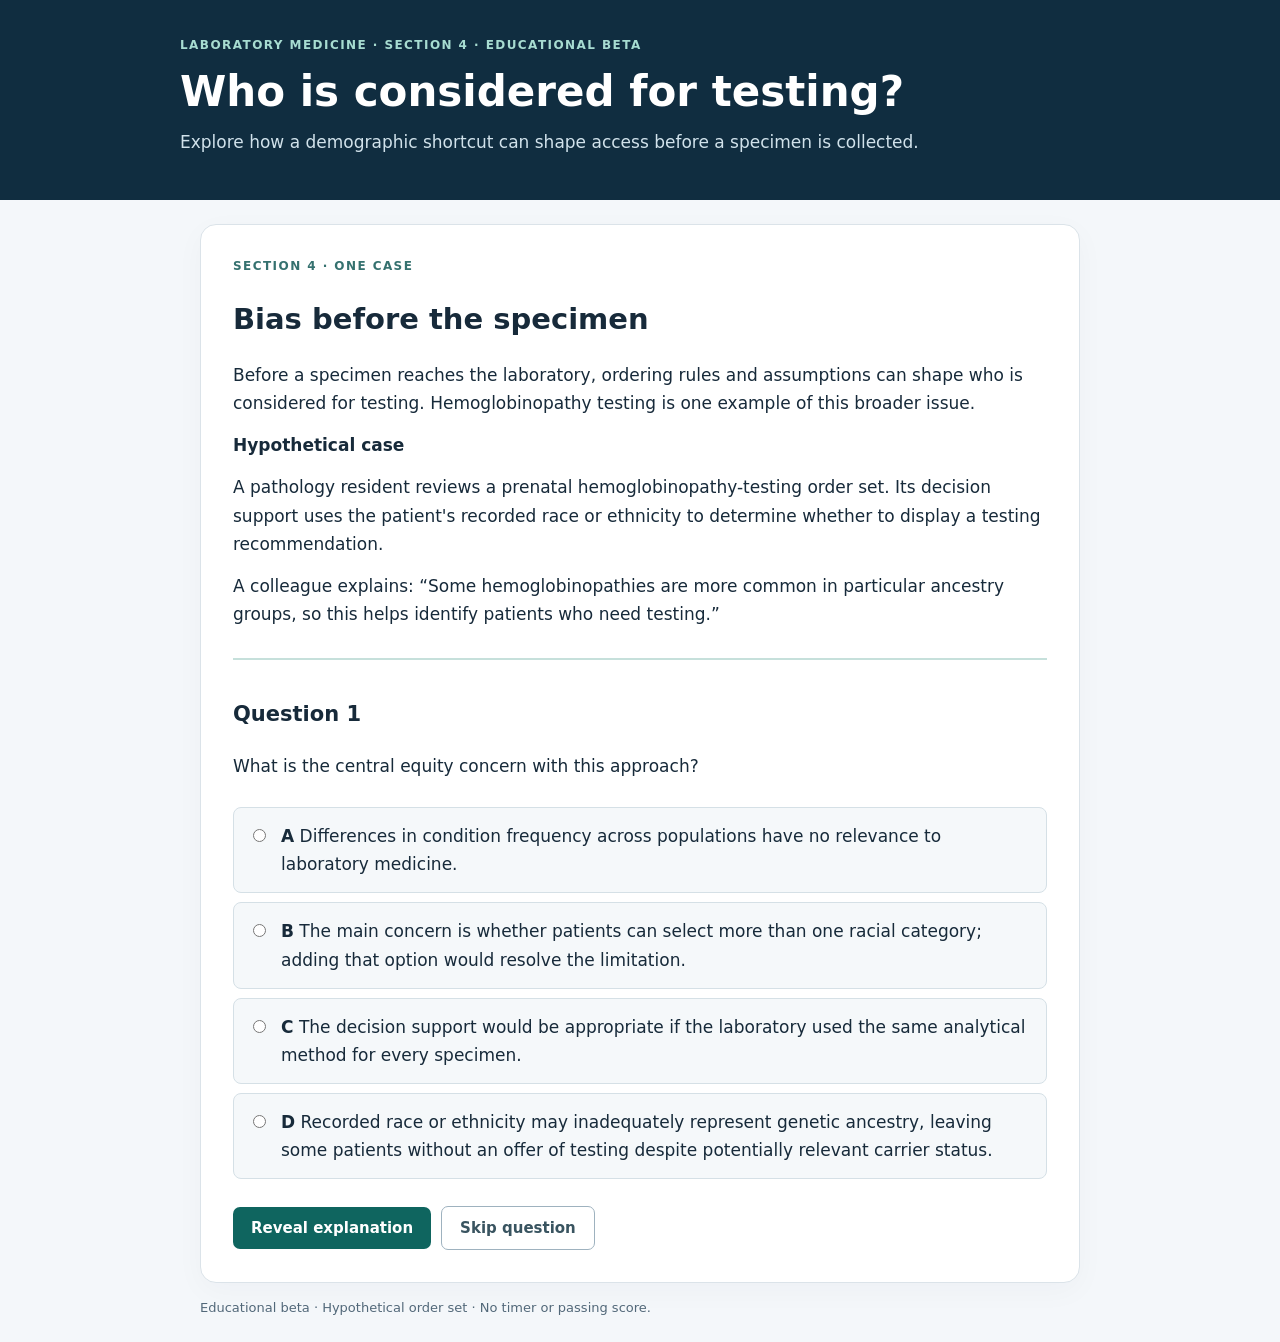
<file: site/sections/04.html>
<!doctype html><html lang="en"><meta charset="utf-8"><meta name="viewport" content="width=device-width,initial-scale=1"><title>Health equity · Testing eligibility · Educational beta</title><style>*{box-sizing:border-box}body{margin:0;background:#f4f7fa;color:#172a3a;font:17px/1.65 system-ui,sans-serif}header{background:#102d40;color:white;padding:36px max(24px,calc((100vw - 920px)/2))}header p{color:#d1e2eb;max-width:760px;margin:8px 0}.eyebrow{font-size:12px;font-weight:750;letter-spacing:.12em;text-transform:uppercase;color:#35716f}header .eyebrow{color:#a7dcd1}h1{font-size:clamp(28px,4vw,42px);line-height:1.15;margin:12px 0}h2{font-size:29px;line-height:1.25}h3{font-size:21px}main{max-width:920px;margin:24px auto;padding:0 20px}.tabs{display:flex;gap:8px;flex-wrap:wrap;margin:22px 0}.tabs button{background:white;color:#173749;border:1px solid #c5d2db}.tabs button[aria-current=true]{background:#0f655f;color:white;border-color:#0f655f}.panel{background:white;border:1px solid #dbe3e9;border-radius:16px;padding:32px;box-shadow:0 8px 30px #112d4008}p{margin:14px 0}a{color:#006f80}table{border-collapse:collapse;width:100%;font-size:15px}th,td{padding:14px;border-bottom:1px solid #dce5eb;text-align:left}th{background:#eaf3f4}.table-wrap{overflow:auto;margin:20px 0}.question{border-top:2px solid #c6e0db;margin-top:30px;padding-top:16px}fieldset{border:0;padding:0;margin:18px 0}label{display:flex;align-items:flex-start;gap:12px;padding:14px;margin:9px 0;background:#f5f8fa;border:1px solid #d5e0e6;border-radius:8px;cursor:pointer}input{margin-top:7px;accent-color:#0f655f}label:has(input:checked){background:#e5f3ef;border-color:#0f655f}button{background:#0f655f;color:white;border:0;border-radius:7px;padding:12px 18px;font:650 15px system-ui;cursor:pointer}button:disabled{opacity:.45;cursor:default}button:focus-visible,select:focus-visible,a:focus-visible{outline:3px solid #c48513;outline-offset:3px}.feedback,.match-feedback{background:#edf6f2;border-left:4px solid #0f655f;padding:16px 20px;margin:20px 0}.verdict{font-weight:700}details{margin:20px 0;padding:14px 18px;background:#f0f5f8;border-radius:8px}summary{cursor:pointer;font-weight:650}select{display:block;width:100%;padding:12px;font:inherit;border:1px solid #bcced8;border-radius:7px}.match label{background:none;border:0;padding:0;margin:20px 0 6px}.nav{display:flex;justify-content:space-between;align-items:center;margin:22px 0}.sr{position:absolute;width:1px;height:1px;overflow:hidden;clip:rect(0,0,0,0)}[hidden]{display:none!important}.footer{font-size:13px;color:#526879}@media(max-width:600px){.panel{padding:20px}header{padding:28px 20px}}.answer-sources{margin-top:18px;padding-top:12px;border-top:1px solid #b9d4cc}.answer-sources ul{padding-left:22px}.answer-sources small{font-size:14px;line-height:1.55}.feedback[data-result="incorrect"]{background:#fff1f0;border-left-color:#b42318;color:#8f1d16}.feedback[data-result="incorrect"] a{color:#8f1d16}.feedback[data-result="incorrect"] .verdict{color:#b42318;font-weight:700}form[data-result="incorrect"] label:has(input:checked){background:#fff1f0;border-color:#b42318;color:#8f1d16}form[data-result="incorrect"] input:checked{accent-color:#b42318}.skip-question{margin-left:10px;background:#fff;color:#395460;border:1px solid #9eb2bf}.skip-question:hover{background:#edf3f6}.feedback[data-result="incorrect"]{background:#fff8dc;border-left-color:#b8860b;color:#694c0a}.feedback[data-result="incorrect"] a{color:#694c0a}.feedback[data-result="incorrect"] .verdict{color:#694c0a}form[data-result="incorrect"] label:has(input:checked){background:#fff8dc;border-color:#b8860b;color:#694c0a}form[data-result="incorrect"] input:checked{accent-color:#b8860b}</style><header><div class="eyebrow">Laboratory medicine · Section 4 · Educational beta</div><h1>Who is considered for testing?</h1><p>Explore how a demographic shortcut can shape access before a specimen is collected.</p></header><main><section class="panel"><div class="eyebrow">Section 4 · One case</div><h2>Bias before the specimen</h2><p>Before a specimen reaches the laboratory, ordering rules and assumptions can shape who is considered for testing. Hemoglobinopathy testing is one example of this broader issue.</p>
<p><strong>Hypothetical case</strong></p>
<p>A pathology resident reviews a prenatal hemoglobinopathy-testing order set. Its decision support uses the patient&#x27;s recorded race or ethnicity to determine whether to display a testing recommendation.</p>
<p>A colleague explains: “Some hemoglobinopathies are more common in particular ancestry groups, so this helps identify patients who need testing.”</p><form class="question" data-key="D" data-number="1"><h3>Question 1</h3><p>What is the central equity concern with this approach?</p><fieldset><legend class="sr">Choose an answer</legend><label><input type="radio" required name="q1" value="A"><span><b>A</b> Differences in condition frequency across populations have no relevance to laboratory medicine.</span></label><label><input type="radio" required name="q1" value="B"><span><b>B</b> The main concern is whether patients can select more than one racial category; adding that option would resolve the limitation.</span></label><label><input type="radio" required name="q1" value="C"><span><b>C</b> The decision support would be appropriate if the laboratory used the same analytical method for every specimen.</span></label><label><input type="radio" required name="q1" value="D"><span><b>D</b> Recorded race or ethnicity may inadequately represent genetic ancestry, leaving some patients without an offer of testing despite potentially relevant carrier status.</span></label></fieldset><button type="submit">Reveal explanation</button><div class="feedback" hidden role="status"><p class="verdict"></p><p><strong>Best answer: D.</strong> Population patterns can be informative, but a demographic category is an imperfect proxy for an individual&#x27;s genetics. When that category determines who is offered testing, its limitations can affect access before a specimen is collected.</p><details class="option-rationales"><summary>Why the other answers are less appropriate</summary><ul><li data-option="A"><strong>A.</strong> Population frequencies can inform laboratory practice. The problem is using recorded race or ethnicity as a gatekeeper for an individual testing offer.</li><li data-option="B"><strong>B.</strong> Allowing multiple categories may improve demographic recording, but still does not establish an individual’s genetic ancestry or carrier status.</li><li data-option="C"><strong>C.</strong> Consistent analysis applies after collection. It does not correct unequal access created by the rule deciding who is offered testing.</li></ul></details><details class="answer-sources"><summary>Evidence and limitations</summary><ul><li><a href="https://www.acog.org/clinical/clinical-guidance/practice-advisory/articles/2022/08/hemoglobinopathies-in-pregnancy" target="_blank" rel="noopener">ACOG — Hemoglobinopathies in Pregnancy</a></li></ul><p><small>See the case evidence note for the population, scope, and limitations of this source. Case interpretation does not establish an individual cause.</small></p></details></div></form><div id="ending" hidden><p><strong>Takeaway: A demographic shortcut can become a testing barrier.</strong> The issue extends beyond how a laboratory analyzes specimens to how patients become eligible for testing.</p><details><summary>Real-world basis and screening scope</summary><h3>Real-world basis</h3>
<p>ACOG&#x27;s 2022 advisory explicitly moved away from a race/ethnicity-based approach. It recommends offering hemoglobinopathy testing to people planning pregnancy or at the initial prenatal visit when prior results are unavailable for interpretation. The advisory identifies race and self-reported ethnicity as poor proxies for genetics. The order set above is hypothetical; the recommendation concerns this reproductive screening context and is not a claim that every laboratory test should be offered universally.</p>
<p>Reference: <a href="https://www.acog.org/clinical/clinical-guidance/practice-advisory/articles/2022/08/hemoglobinopathies-in-pregnancy" target="_blank" rel="noopener">ACOG — Hemoglobinopathies in Pregnancy</a>.</p>
</details><p class="footer">Section complete. You can revisit your answer above.</p></div></section><p class="footer">Educational beta · Hypothetical order set · No timer or passing score.</p></main><script>document.querySelector('form').onsubmit=e=>{e.preventDefault();const f=e.currentTarget,choice=f.querySelector('input:checked');if(!choice)return;const box=f.querySelector('.feedback');box.hidden=false;box.dataset.result=choice.value===f.dataset.key?'correct':'incorrect';f.dataset.result=box.dataset.result;box.querySelector('.verdict').textContent=choice.value===f.dataset.key?'Correct — your answer matches the best-supported interpretation.':'Incorrect — review the best-supported interpretation below.';document.querySelector('#ending').hidden=false;};</script><script>document.querySelectorAll('form').forEach(f=>{const b=document.createElement('button');b.type='button';b.className='skip-question';b.textContent='Skip question';f.querySelector('button[type="submit"]')?.insertAdjacentElement('afterend',b);if(!b.isConnected)f.querySelector('button').insertAdjacentElement('afterend',b);b.onclick=()=>{document.querySelector('#ending').hidden=false;document.querySelector('#ending').scrollIntoView({behavior:'smooth',block:'start'});};});</script></html>
</file>
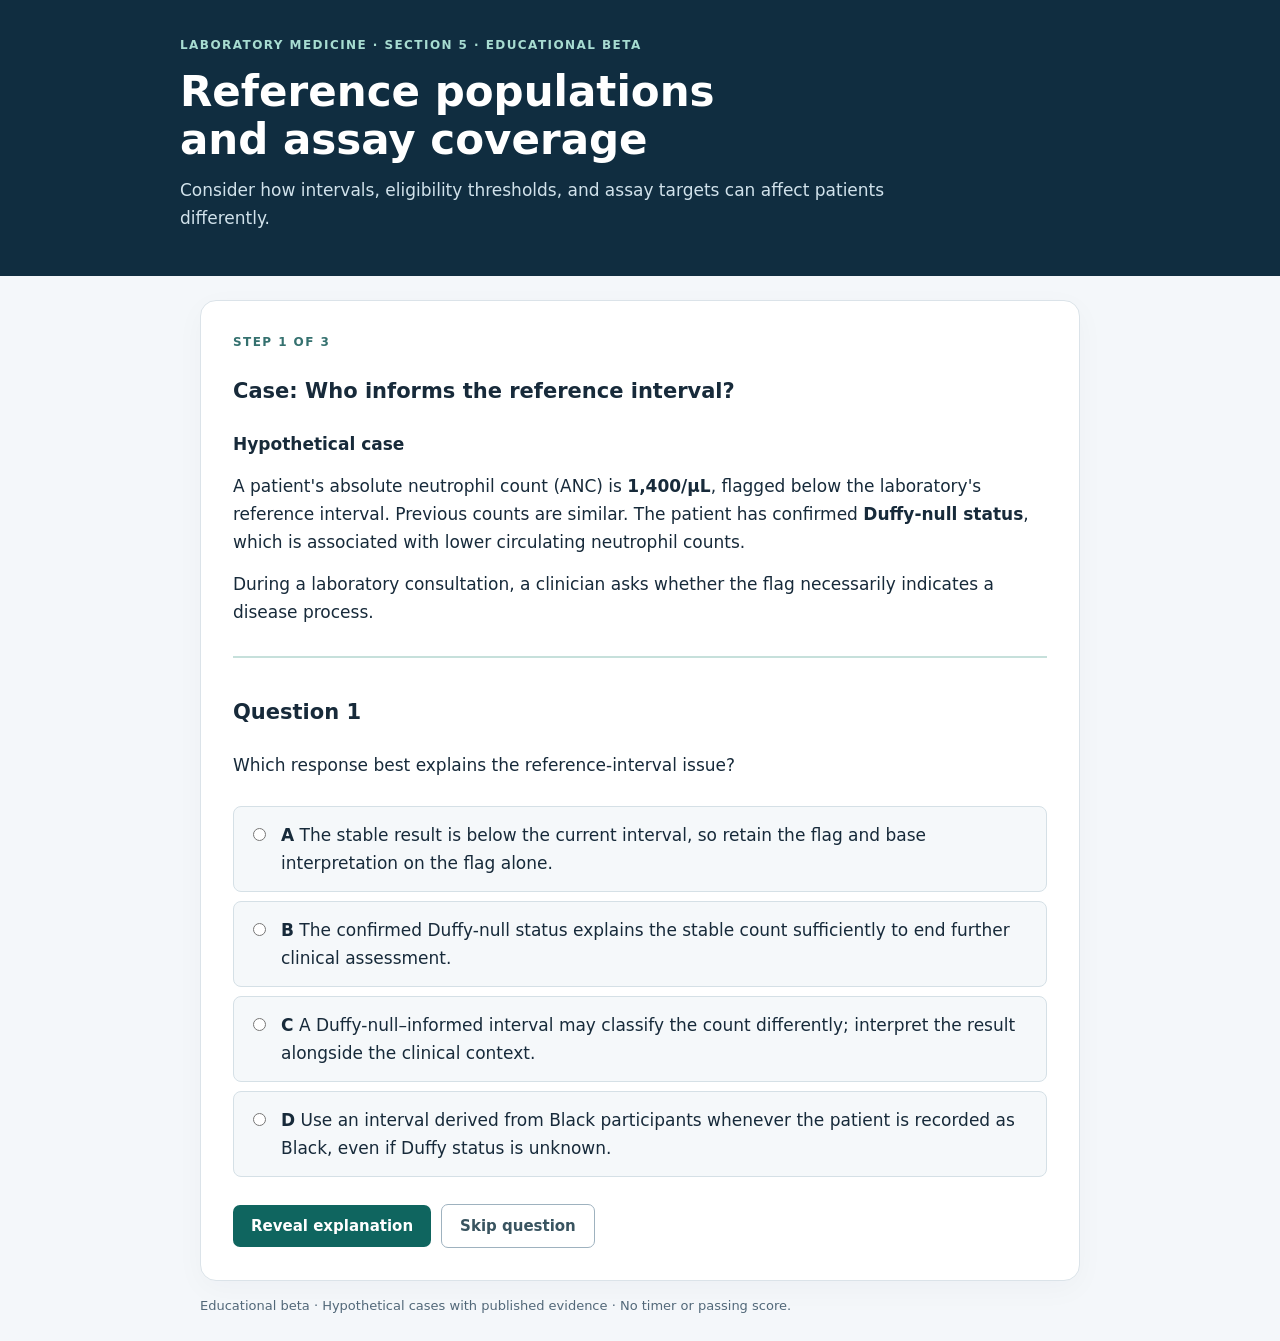
<file: site/sections/05.html>
<!doctype html><html lang="en"><meta charset="utf-8"><meta name="viewport" content="width=device-width,initial-scale=1"><title>Health equity · Reference populations and assay coverage</title><style>*{box-sizing:border-box}body{margin:0;background:#f4f7fa;color:#172a3a;font:17px/1.65 system-ui,sans-serif}header{background:#102d40;color:white;padding:36px max(24px,calc((100vw - 920px)/2))}header p{color:#d1e2eb;max-width:760px;margin:8px 0}.eyebrow{font-size:12px;font-weight:750;letter-spacing:.12em;text-transform:uppercase;color:#35716f}header .eyebrow{color:#a7dcd1}h1{font-size:clamp(28px,4vw,42px);line-height:1.15;margin:12px 0}h2{font-size:29px;line-height:1.25}h3{font-size:21px}main{max-width:920px;margin:24px auto;padding:0 20px}.tabs{display:flex;gap:8px;flex-wrap:wrap;margin:22px 0}.tabs button{background:white;color:#173749;border:1px solid #c5d2db}.tabs button[aria-current=true]{background:#0f655f;color:white;border-color:#0f655f}.panel{background:white;border:1px solid #dbe3e9;border-radius:16px;padding:32px;box-shadow:0 8px 30px #112d4008}p{margin:14px 0}a{color:#006f80}table{border-collapse:collapse;width:100%;font-size:15px}th,td{padding:14px;border-bottom:1px solid #dce5eb;text-align:left}th{background:#eaf3f4}.table-wrap{overflow:auto;margin:20px 0}.question{border-top:2px solid #c6e0db;margin-top:30px;padding-top:16px}fieldset{border:0;padding:0;margin:18px 0}label{display:flex;align-items:flex-start;gap:12px;padding:14px;margin:9px 0;background:#f5f8fa;border:1px solid #d5e0e6;border-radius:8px;cursor:pointer}input{margin-top:7px;accent-color:#0f655f}label:has(input:checked){background:#e5f3ef;border-color:#0f655f}button{background:#0f655f;color:white;border:0;border-radius:7px;padding:12px 18px;font:650 15px system-ui;cursor:pointer}button:disabled{opacity:.45;cursor:default}button:focus-visible,select:focus-visible,a:focus-visible{outline:3px solid #c48513;outline-offset:3px}.feedback,.match-feedback{background:#edf6f2;border-left:4px solid #0f655f;padding:16px 20px;margin:20px 0}.verdict{font-weight:700}details{margin:20px 0;padding:14px 18px;background:#f0f5f8;border-radius:8px}summary{cursor:pointer;font-weight:650}select{display:block;width:100%;padding:12px;font:inherit;border:1px solid #bcced8;border-radius:7px}.match label{background:none;border:0;padding:0;margin:20px 0 6px}.nav{display:flex;justify-content:space-between;align-items:center;margin:22px 0}.sr{position:absolute;width:1px;height:1px;overflow:hidden;clip:rect(0,0,0,0)}[hidden]{display:none!important}.footer{font-size:13px;color:#526879}@media(max-width:600px){.panel{padding:20px}header{padding:28px 20px}}.answer-sources{margin-top:18px;padding-top:12px;border-top:1px solid #b9d4cc}.answer-sources ul{padding-left:22px}.answer-sources small{font-size:14px;line-height:1.55}.feedback[data-result="incorrect"]{background:#fff1f0;border-left-color:#b42318;color:#8f1d16}.feedback[data-result="incorrect"] a{color:#8f1d16}.feedback[data-result="incorrect"] .verdict{color:#b42318;font-weight:700}form[data-result="incorrect"] label:has(input:checked){background:#fff1f0;border-color:#b42318;color:#8f1d16}form[data-result="incorrect"] input:checked{accent-color:#b42318}.skip-question{margin-left:10px;background:#fff;color:#395460;border:1px solid #9eb2bf}.skip-question:hover{background:#edf3f6}.feedback[data-result="incorrect"]{background:#fff8dc;border-left-color:#b8860b;color:#694c0a}.feedback[data-result="incorrect"] a{color:#694c0a}.feedback[data-result="incorrect"] .verdict{color:#694c0a}form[data-result="incorrect"] label:has(input:checked){background:#fff8dc;border-color:#b8860b;color:#694c0a}form[data-result="incorrect"] input:checked{accent-color:#b8860b}</style><header><div class="eyebrow">Laboratory medicine · Section 5 · Educational beta</div><h1>Reference populations<br>and assay coverage</h1><p>Consider how intervals, eligibility thresholds, and assay targets can affect patients differently.</p></header><main><section class="panel"><div class="stage" id="stage1" ><div class="eyebrow">Step 1 of 3</div><h3>Case: Who informs the reference interval?</h3>
<p><strong>Hypothetical case</strong></p>
<p>A patient&#x27;s absolute neutrophil count (ANC) is <strong>1,400/µL</strong>, flagged below the laboratory&#x27;s reference interval. Previous counts are similar. The patient has confirmed <strong>Duffy-null status</strong>, which is associated with lower circulating neutrophil counts.</p>
<p>During a laboratory consultation, a clinician asks whether the flag necessarily indicates a disease process.</p><form class="question" data-key="C" data-number="1"><h3>Question 1</h3><p>Which response best explains the reference-interval issue?</p><fieldset><legend class="sr">Choose an answer</legend><label><input type="radio" required name="q1" value="A"><span><b>A</b> The stable result is below the current interval, so retain the flag and base interpretation on the flag alone.</span></label><label><input type="radio" required name="q1" value="B"><span><b>B</b> The confirmed Duffy-null status explains the stable count sufficiently to end further clinical assessment.</span></label><label><input type="radio" required name="q1" value="C"><span><b>C</b> A Duffy-null–informed interval may classify the count differently; interpret the result alongside the clinical context.</span></label><label><input type="radio" required name="q1" value="D"><span><b>D</b> Use an interval derived from Black participants whenever the patient is recorded as Black, even if Duffy status is unknown.</span></label></fieldset><button type="submit">Reveal explanation</button><div class="feedback" hidden role="status"><p class="verdict"></p><p><strong>Best answer: C.</strong> A reference interval describes a population distribution. Confirmed Duffy-null status may help explain how this stable count compares with a relevant population; race alone cannot supply that information. Neither the flag nor Duffy status replaces assessment for other causes when clinically indicated.</p><details class="option-rationales"><summary>Why the other answers are less appropriate</summary><ul><li data-option="A"><strong>A.</strong> The flag identifies a comparison with the current interval; it does not supply a complete interpretation or establish disease.</li><li data-option="B"><strong>B.</strong> Known Duffy-null status may help explain a stable baseline, but does not exclude another cause when symptoms or other findings warrant assessment.</li><li data-option="D"><strong>D.</strong> Recorded race cannot establish Duffy status. A race-based substitute would miss biological variation within the category.</li></ul></details><details class="answer-sources"><summary>Evidence and limitations</summary><ul><li><a href="https://pmc.ncbi.nlm.nih.gov/articles/PMC10282887/" target="_blank" rel="noopener">Development of Duffy Null–Specific Absolute Neutrophil Count Reference Ranges</a></li></ul><p><small>See the accompanying evidence note for the study or guidance scope. The teaching scenario is not a patient-specific recommendation.</small></p></details></div></form><div class="support" hidden><details><summary>Evidence and scope</summary><p><strong>Real-world basis:</strong> A 2023 study estimated a central 95% ANC reference interval of <strong>1,210–5,390/µL</strong> from 120 Duffy-null samples in a selected adult primary-care cohort. Participants self-identified as Black or African American; the study was not a representative sample of all Duffy-null populations. This illustrates why the population informing an interval matters; it is not a universal diagnostic or treatment threshold.</p>
<p>Reference: <a href="https://pmc.ncbi.nlm.nih.gov/articles/PMC10282887/" target="_blank" rel="noopener">Development of Duffy Null–Specific Absolute Neutrophil Count Reference Ranges</a>. JAMA. 2023;329(23):2088–2089.</p></details><button class="continue" type="button" data-next="2">Continue to step 2</button></div></div><div class="stage" id="stage2" hidden><div class="eyebrow">Step 2 of 3</div><form class="question" data-key="D" data-number="2"><h3>Question 2</h3><p>A research team uses a fixed minimum ANC to determine eligibility for a cancer trial. The threshold falls within the published reference interval for some healthy Duffy-null individuals.</p>
<p>What equity concern does this raise?</p><fieldset><legend class="sr">Choose an answer</legend><label><input type="radio" required name="q2" value="A"><span><b>A</b> A single threshold ensures equitable eligibility because the same rule applies to every participant.</span></label><label><input type="radio" required name="q2" value="B"><span><b>B</b> The concern can be resolved by applying a lower threshold to everyone recorded as Black.</span></label><label><input type="radio" required name="q2" value="C"><span><b>C</b> A Duffy-null–specific reference interval establishes that every individual within it can safely receive the trial treatment.</span></label><label><input type="radio" required name="q2" value="D"><span><b>D</b> Some individuals may be excluded because their baseline count falls below the threshold, even when that count is consistent with their Duffy-null status.</span></label></fieldset><button type="submit">Reveal explanation</button><div class="feedback" hidden role="status"><p class="verdict"></p><p><strong>Best answer: D.</strong> A uniform threshold can affect people differently when their baseline distributions differ. A reference interval describes a population distribution; it does not establish treatment safety or replace a treatment-specific assessment.</p><details class="option-rationales"><summary>Why the other answers are less appropriate</summary><ul><li data-option="A"><strong>A.</strong> Applying the same cutoff to everyone can still create different exclusions when relevant baseline count distributions differ.</li><li data-option="B"><strong>B.</strong> A lower threshold assigned by race would substitute a demographic proxy for individual biology and treatment-specific assessment.</li><li data-option="C"><strong>C.</strong> A reference interval describes a population distribution. It does not establish that a particular treatment is safe for everyone within it.</li></ul></details><details class="answer-sources"><summary>Evidence and limitations</summary><ul><li><a href="https://jamanetwork.com/journals/jamanetworkopen/fullarticle/2823538" target="_blank" rel="noopener">Cancer Trial Eligibility and Therapy Modifications for Individuals With Duffy Null–Associated Neutrophil Count</a></li></ul><p><small>See the accompanying evidence note for the study or guidance scope. The teaching scenario is not a patient-specific recommendation.</small></p></details></div></form><div class="support" hidden><details><summary>Evidence and scope</summary><p><strong>Real-world basis:</strong> A 2024 cross-sectional analysis examined 289 phase 3 cancer trials and 71 curative-intent anticancer regimens. It found that 76.5% of the trials had explicit or implicit eligibility restrictions affecting ANC values within the Duffy-null–associated reference range. This was an analysis of criteria, not a measurement of how many Duffy-null patients were actually excluded or a treatment-safety trial. It supports the concern about how thresholds are used, rather than a universal recommendation to lower them.</p>
<p>Reference: <a href="https://jamanetwork.com/journals/jamanetworkopen/fullarticle/2823538" target="_blank" rel="noopener">Cancer Trial Eligibility and Therapy Modifications for Individuals With Duffy Null–Associated Neutrophil Count</a>.</p></details>
<h3>Shared debrief</h3>
<p>The first question concerns how a result is interpreted against a reference population. The second concerns how a threshold determines access. Laboratory expertise can help distinguish those uses and explain the relevant evidence to clinical and research teams.</p>
<h3>Things to keep in mind</h3>
<p class="item"><strong>The reference population helps shape what gets labeled abnormal.</strong> A technically accurate measurement may be compared with an interval that does not adequately reflect a relevant biological characteristic.</p>
<p class="item"><strong>Race does not establish Duffy status.</strong> A demographic category cannot substitute for the patient&#x27;s known biological characteristic.</p>
<p class="item"><strong>A reference interval is not a treatment-safety threshold.</strong> Being within an interval does not establish eligibility or safety for every intervention.</p><button class="continue" type="button" data-next="3">Continue to step 3</button></div></div><div class="stage" id="stage3" hidden><div class="eyebrow">Step 3 of 3</div><form class="question" data-key="C" data-number="3"><h3>Question 3</h3><p><strong>Hypothetical case</strong></p>
<p>A laboratory compares two targeted pharmacogenetic panels. Both accurately detect the variants they include. One tests only CYP2C9 *2 and *3; the other also includes *5, *6, *8, and *11.</p>
<p>A colleague asks: “If both have excellent analytical accuracy, why would the additional variants matter for equity?”</p>
<p>Which response best explains the concern?</p><fieldset><legend class="sr">Choose an answer</legend><label><input type="radio" required name="q3" value="A"><span><b>A</b> Compare concordance for shared targets first; high concordance would support equivalent coverage across populations.</span></label><label><input type="radio" required name="q3" value="B"><span><b>B</b> Use recorded race to decide who receives the broader panel, reserving the limited panel for everyone else.</span></label><label><input type="radio" required name="q3" value="C"><span><b>C</b> Compare the targets with intended-use recommendations and population allele distributions; shared-target accuracy does not establish equivalent coverage.</span></label><label><input type="radio" required name="q3" value="D"><span><b>D</b> Select the panel with more variants first, and assess their relevance to the intended use after implementation.</span></label></fieldset><button type="submit">Reveal explanation</button><div class="feedback" hidden role="status"><p class="verdict"></p><p><strong>Best answer: C.</strong> Accuracy for included targets and the scope of those targets are different properties. Review whether the panel covers variants relevant to its intended use. Ancestry patterns can inform target selection, but do not establish an individual genotype. AMP/CAP’s cited CYP2C9 recommendation includes all six alleles in its Tier 1 minimum set.</p><details class="option-rationales"><summary>Why the other answers are less appropriate</summary><ul><li data-option="A"><strong>A.</strong> Agreement for shared targets evaluates those targets. It says nothing about variants one panel omits and therefore cannot establish equivalent coverage.</li><li data-option="B"><strong>B.</strong> Recorded race does not determine an individual’s genotype. Using it to restrict broader testing can leave relevant variants unassessed.</li><li data-option="D"><strong>D.</strong> More variants are not automatically more useful. Relevance to the intended use and allele-selection recommendations should inform selection before implementation.</li></ul></details><details class="answer-sources"><summary>Evidence and limitations</summary><ul><li><a href="https://pmc.ncbi.nlm.nih.gov/articles/PMC7057225/" target="_blank" rel="noopener">AMP/CAP — Recommendations for Clinical CYP2C9 Genotyping Allele Selection</a></li></ul><p><small>See the accompanying evidence note for the study or guidance scope. The teaching scenario is not a patient-specific recommendation.</small></p></details></div></form><div class="support" hidden><details><summary>Evidence and scope</summary><p><strong>Real-world basis:</strong> AMP/CAP’s 2019 CYP2C9 allele-selection recommendations include *2, *3, *5, *6, *8, and *11 in the Tier 1 minimum set, considering allele function, population frequency, and availability of reference materials. The additional alleles in this case are therefore not merely optional extras in that recommendation. Both panels are hypothetical; analytical accuracy for included targets does not establish adequate target selection. This example does not independently establish the representativeness of a clinical validation cohort or recommend treatment.</p>
<p>Reference: <a href="https://pmc.ncbi.nlm.nih.gov/articles/PMC7057225/" target="_blank" rel="noopener">AMP/CAP — Recommendations for Clinical CYP2C9 Genotyping Allele Selection</a>.</p></details>
<p><strong>Takeaway: What an assay leaves out can matter as much as how accurately it measures what is included.</strong></p><p class="footer">Section complete. You can revisit your answers above.</p></div></div></section><p class="footer">Educational beta · Hypothetical cases with published evidence · No timer or passing score.</p></main><script>document.querySelectorAll('form').forEach(f=>f.onsubmit=e=>{e.preventDefault();const choice=f.querySelector('input:checked');if(!choice)return;const box=f.querySelector('.feedback');box.hidden=false;box.dataset.result=choice.value===f.dataset.key?'correct':'incorrect';f.dataset.result=box.dataset.result;box.querySelector('.verdict').textContent=choice.value===f.dataset.key?'Correct — your answer matches the best-supported interpretation.':'Incorrect — review the best-supported interpretation below.';f.parentElement.querySelector('.support').hidden=false;});document.querySelectorAll('.continue').forEach(b=>b.onclick=()=>{let stage=document.querySelector('#stage'+b.dataset.next);stage.hidden=false;b.hidden=true;stage.scrollIntoView({behavior:'smooth',block:'start'});});</script><script>document.querySelectorAll('form').forEach(f=>{const b=document.createElement('button');b.type='button';b.className='skip-question';b.textContent='Skip question';f.querySelector('button[type="submit"]')?.insertAdjacentElement('afterend',b);if(!b.isConnected)f.querySelector('button').insertAdjacentElement('afterend',b);b.onclick=()=>{const support=f.parentElement.querySelector('.support');if(support){support.hidden=false;const next=support.querySelector('.continue');if(next)next.click();else support.scrollIntoView({behavior:'smooth',block:'start'});}};});</script></html>
</file>
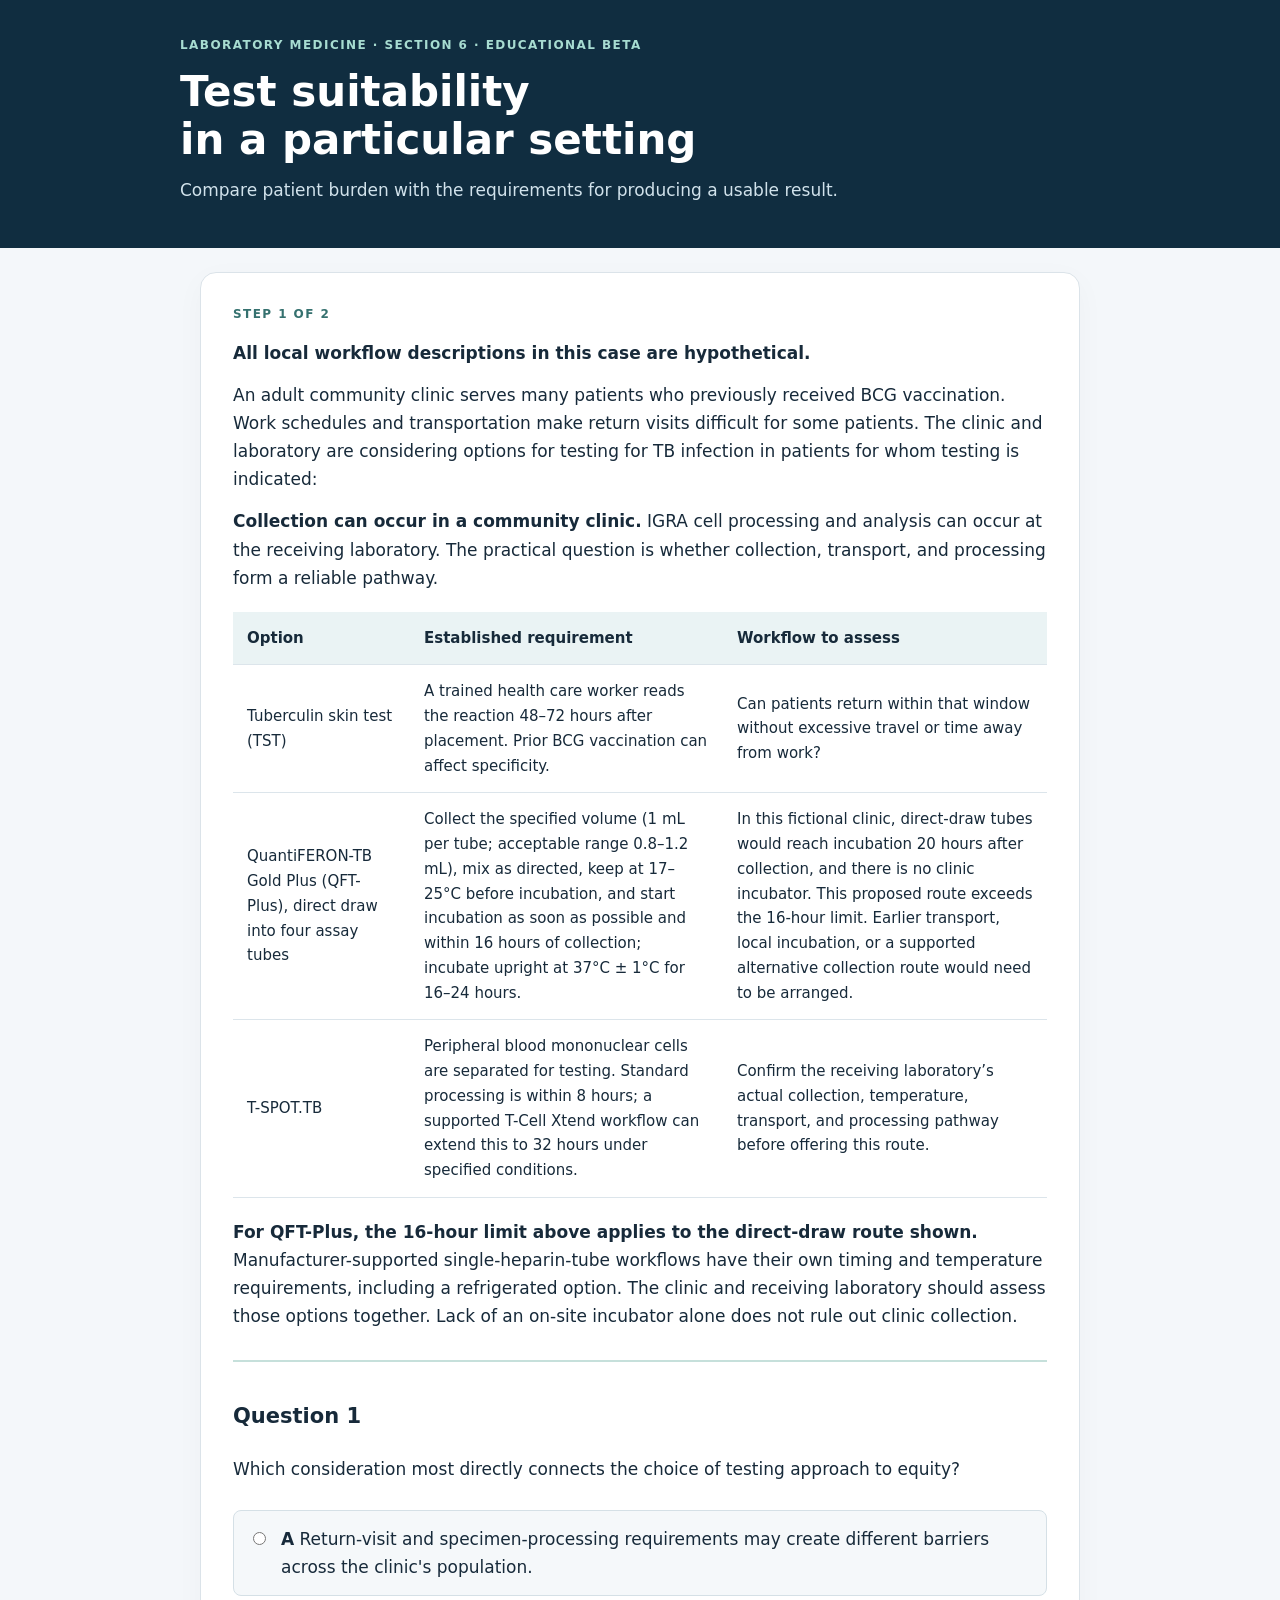
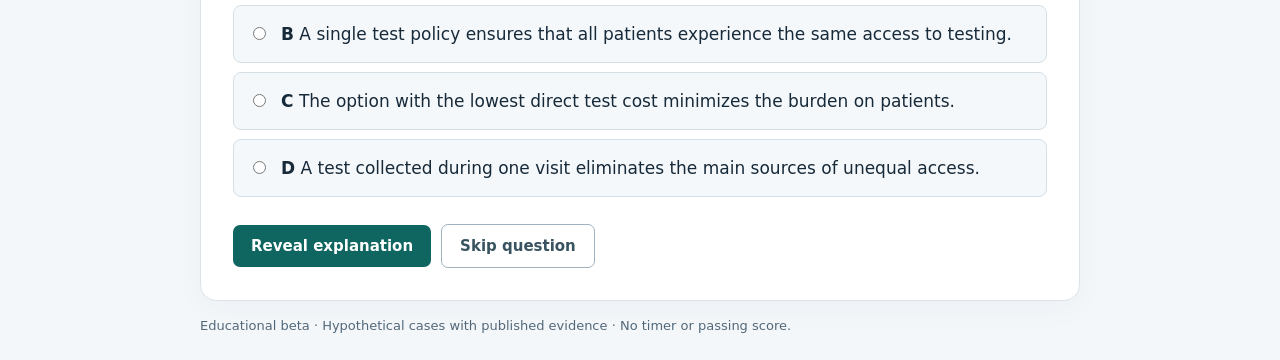
<file: site/sections/06.html>
<!doctype html><html lang="en"><meta charset="utf-8"><meta name="viewport" content="width=device-width,initial-scale=1"><title>Health equity · Test suitability</title><style>*{box-sizing:border-box}body{margin:0;background:#f4f7fa;color:#172a3a;font:17px/1.65 system-ui,sans-serif}header{background:#102d40;color:white;padding:36px max(24px,calc((100vw - 920px)/2))}header p{color:#d1e2eb;max-width:760px;margin:8px 0}.eyebrow{font-size:12px;font-weight:750;letter-spacing:.12em;text-transform:uppercase;color:#35716f}header .eyebrow{color:#a7dcd1}h1{font-size:clamp(28px,4vw,42px);line-height:1.15;margin:12px 0}h2{font-size:29px;line-height:1.25}h3{font-size:21px}main{max-width:920px;margin:24px auto;padding:0 20px}.tabs{display:flex;gap:8px;flex-wrap:wrap;margin:22px 0}.tabs button{background:white;color:#173749;border:1px solid #c5d2db}.tabs button[aria-current=true]{background:#0f655f;color:white;border-color:#0f655f}.panel{background:white;border:1px solid #dbe3e9;border-radius:16px;padding:32px;box-shadow:0 8px 30px #112d4008}p{margin:14px 0}a{color:#006f80}table{border-collapse:collapse;width:100%;font-size:15px}th,td{padding:14px;border-bottom:1px solid #dce5eb;text-align:left}th{background:#eaf3f4}.table-wrap{overflow:auto;margin:20px 0}.question{border-top:2px solid #c6e0db;margin-top:30px;padding-top:16px}fieldset{border:0;padding:0;margin:18px 0}label{display:flex;align-items:flex-start;gap:12px;padding:14px;margin:9px 0;background:#f5f8fa;border:1px solid #d5e0e6;border-radius:8px;cursor:pointer}input{margin-top:7px;accent-color:#0f655f}label:has(input:checked){background:#e5f3ef;border-color:#0f655f}button{background:#0f655f;color:white;border:0;border-radius:7px;padding:12px 18px;font:650 15px system-ui;cursor:pointer}button:disabled{opacity:.45;cursor:default}button:focus-visible,select:focus-visible,a:focus-visible{outline:3px solid #c48513;outline-offset:3px}.feedback,.match-feedback{background:#edf6f2;border-left:4px solid #0f655f;padding:16px 20px;margin:20px 0}.verdict{font-weight:700}details{margin:20px 0;padding:14px 18px;background:#f0f5f8;border-radius:8px}summary{cursor:pointer;font-weight:650}select{display:block;width:100%;padding:12px;font:inherit;border:1px solid #bcced8;border-radius:7px}.match label{background:none;border:0;padding:0;margin:20px 0 6px}.nav{display:flex;justify-content:space-between;align-items:center;margin:22px 0}.sr{position:absolute;width:1px;height:1px;overflow:hidden;clip:rect(0,0,0,0)}[hidden]{display:none!important}.footer{font-size:13px;color:#526879}@media(max-width:600px){.panel{padding:20px}header{padding:28px 20px}}.answer-sources{margin-top:18px;padding-top:12px;border-top:1px solid #b9d4cc}.answer-sources ul{padding-left:22px}.answer-sources small{font-size:14px;line-height:1.55}.feedback[data-result="incorrect"]{background:#fff1f0;border-left-color:#b42318;color:#8f1d16}.feedback[data-result="incorrect"] a{color:#8f1d16}.feedback[data-result="incorrect"] .verdict{color:#b42318;font-weight:700}form[data-result="incorrect"] label:has(input:checked){background:#fff1f0;border-color:#b42318;color:#8f1d16}form[data-result="incorrect"] input:checked{accent-color:#b42318}.skip-question{margin-left:10px;background:#fff;color:#395460;border:1px solid #9eb2bf}.skip-question:hover{background:#edf3f6}.feedback[data-result="incorrect"]{background:#fff8dc;border-left-color:#b8860b;color:#694c0a}.feedback[data-result="incorrect"] a{color:#694c0a}.feedback[data-result="incorrect"] .verdict{color:#694c0a}form[data-result="incorrect"] label:has(input:checked){background:#fff8dc;border-color:#b8860b;color:#694c0a}form[data-result="incorrect"] input:checked{accent-color:#b8860b}</style><header><div class="eyebrow">Laboratory medicine · Section 6 · Educational beta</div><h1>Test suitability<br>in a particular setting</h1><p>Compare patient burden with the requirements for producing a usable result.</p></header><main><section class="panel"><div class="stage" id="stage1" ><div class="eyebrow">Step 1 of 2</div><p><strong>All local workflow descriptions in this case are hypothetical.</strong></p>
<p>An adult community clinic serves many patients who previously received BCG vaccination. Work schedules and transportation make return visits difficult for some patients. The clinic and laboratory are considering options for testing for TB infection in patients for whom testing is indicated:</p>
<p><strong>Collection can occur in a community clinic.</strong> IGRA cell processing and analysis can occur at the receiving laboratory. The practical question is whether collection, transport, and processing form a reliable pathway.</p>
<div class="table-wrap"><table><tr><th>Option</th><th>Established requirement</th><th>Workflow to assess</th></tr><tr><td>Tuberculin skin test (TST)</td><td>A trained health care worker reads the reaction 48–72 hours after placement. Prior BCG vaccination can affect specificity.</td><td>Can patients return within that window without excessive travel or time away from work?</td></tr><tr><td>QuantiFERON-TB Gold Plus (QFT-Plus), direct draw into four assay tubes</td><td>Collect the specified volume (1 mL per tube; acceptable range 0.8–1.2 mL), mix as directed, keep at 17–25°C before incubation, and start incubation as soon as possible and within 16 hours of collection; incubate upright at 37°C ± 1°C for 16–24 hours.</td><td>In this fictional clinic, direct-draw tubes would reach incubation 20 hours after collection, and there is no clinic incubator. This proposed route exceeds the 16-hour limit. Earlier transport, local incubation, or a supported alternative collection route would need to be arranged.</td></tr><tr><td>T-SPOT.TB</td><td>Peripheral blood mononuclear cells are separated for testing. Standard processing is within 8 hours; a supported T-Cell Xtend workflow can extend this to 32 hours under specified conditions.</td><td>Confirm the receiving laboratory’s actual collection, temperature, transport, and processing pathway before offering this route.</td></tr></table></div>
<p><strong>For QFT-Plus, the 16-hour limit above applies to the direct-draw route shown.</strong> Manufacturer-supported single-heparin-tube workflows have their own timing and temperature requirements, including a refrigerated option. The clinic and receiving laboratory should assess those options together. Lack of an on-site incubator alone does not rule out clinic collection.</p><form class="question" data-key="A" data-number="1"><h3>Question 1</h3><p>Which consideration most directly connects the choice of testing approach to equity?</p><fieldset><legend class="sr">Choose an answer</legend><label><input type="radio" required name="q1" value="A"><span><b>A</b> Return-visit and specimen-processing requirements may create different barriers across the clinic&#x27;s population.</span></label><label><input type="radio" required name="q1" value="B"><span><b>B</b> A single test policy ensures that all patients experience the same access to testing.</span></label><label><input type="radio" required name="q1" value="C"><span><b>C</b> The option with the lowest direct test cost minimizes the burden on patients.</span></label><label><input type="radio" required name="q1" value="D"><span><b>D</b> A test collected during one visit eliminates the main sources of unequal access.</span></label></fieldset><button type="submit">Reveal explanation</button><div class="feedback" hidden role="status"><p class="verdict"></p><p><strong>Best answer: A.</strong> A test&#x27;s practical suitability includes what patients and the testing system must do to obtain a usable result. Equal policy, lower direct cost, or a single collection visit does not establish equivalent access.</p><details class="option-rationales"><summary>Why the other answers are less appropriate</summary><ul><li data-option="B"><strong>B.</strong> A uniform policy does not remove differences in patients’ ability to return or in the system’s ability to process their specimens.</li><li data-option="C"><strong>C.</strong> Direct test cost leaves out travel, time away from work, repeat collection, and the burden of incomplete testing.</li><li data-option="D"><strong>D.</strong> A single collection visit can reduce return-visit burden, but does not guarantee valid processing or eliminate other access barriers.</li></ul></details><details class="answer-sources"><summary>Evidence and limitations</summary><ul><li><a href="https://www.cdc.gov/tb/hcp/testing-diagnosis/interferon-gamma-release-assay.html" target="_blank" rel="noopener">CDC — Clinical Testing Guidance for TB: Interferon Gamma Release Assay</a></li><li><a href="https://www.cdc.gov/tb/hcp/testing-diagnosis/tuberculin-skin-test.html" target="_blank" rel="noopener">CDC — Clinical Testing Guidance for TB: Tuberculin Skin Test</a></li><li><a href="https://www.qiagen.com/en-us/resources/download/kithandbookandprotocol/hb_3304_012_r12_qftb_goldplus_bct_0326_us" target="_blank" rel="noopener">QIAGEN — QFT-Plus US blood collection instructions, Rev. 12 (March 2026)</a></li><li><a href="https://www.tspot.com/wp-content/uploads/2023/12/TB-PI-US-0001-V13.pdf" target="_blank" rel="noopener">T-SPOT.TB — US package insert, including T-Cell Xtend conditions</a></li></ul><p><small>CDC and manufacturer instructions support the requirements above. The clinic’s 20-hour delay is fictional. The questions assess workflow reasoning; the handling details are supplied in the table.</small></p></details></div></form><div class="support" hidden><button class="continue" type="button" data-next="2">Continue to step 2</button></div></div><div class="stage" id="stage2" hidden><div class="eyebrow">Step 2 of 2</div><form class="question" data-key="B" data-number="2"><h3>Question 2</h3><p>The team favors a blood-based test because it avoids a return visit for skin-test reading and is not affected by prior BCG vaccination. What must it resolve before offering the proposed direct-draw QFT-Plus route?</p><fieldset><legend class="sr">Choose an answer</legend><label><input type="radio" required name="q2" value="A"><span><b>A</b> Avoiding a return visit makes completion more feasible, so local processing arrangements are a secondary consideration.</span></label><label><input type="radio" required name="q2" value="B"><span><b>B</b> Those advantages depend on meeting the test&#x27;s specimen-handling and processing requirements.</span></label><label><input type="radio" required name="q2" value="C"><span><b>C</b> Lower direct cost favors the skin test unless the clinic documents how many patients miss return visits.</span></label><label><input type="radio" required name="q2" value="D"><span><b>D</b> Reference-laboratory testing resolves local constraints once the clinic has arranged a courier service.</span></label></fieldset><button type="submit">Reveal explanation</button><div class="feedback" hidden role="status"><p class="verdict"></p><p><strong>Best answer: B.</strong> The proposed 20-hour delay exceeds the 16-hour pre-incubation limit for direct-draw QFT-Plus tubes. Arrange a supported collection-to-processing route so that patients can benefit from a one-visit collection. This requires coordination rather than assuming that community collection is too complex. Tests for TB infection do not, by themselves, distinguish latent infection from active disease.</p><details class="option-rationales"><summary>Why the other answers are less appropriate</summary><ul><li data-option="A"><strong>A.</strong> Avoiding a return visit is useful only if the specimen can yield a valid result. Processing requirements are essential to the proposed route.</li><li data-option="C"><strong>C.</strong> Direct cost alone does not resolve the handling problem or establish the best approach. The supplied patient and workflow constraints already merit consideration.</li><li data-option="D"><strong>D.</strong> A courier is only one part of the pathway. Its schedule, temperature conditions, and receipt-to-processing interval must meet the supported requirements.</li></ul></details><details class="answer-sources"><summary>Evidence and limitations</summary><ul><li><a href="https://www.cdc.gov/tb/hcp/testing-diagnosis/interferon-gamma-release-assay.html" target="_blank" rel="noopener">CDC — Clinical Testing Guidance for TB: Interferon Gamma Release Assay</a></li><li><a href="https://www.cdc.gov/tb/hcp/testing-diagnosis/tuberculin-skin-test.html" target="_blank" rel="noopener">CDC — Clinical Testing Guidance for TB: Tuberculin Skin Test</a></li><li><a href="https://www.qiagen.com/en-us/resources/download/kithandbookandprotocol/hb_3304_012_r12_qftb_goldplus_bct_0326_us" target="_blank" rel="noopener">QIAGEN — QFT-Plus US blood collection instructions, Rev. 12 (March 2026)</a></li><li><a href="https://www.tspot.com/wp-content/uploads/2023/12/TB-PI-US-0001-V13.pdf" target="_blank" rel="noopener">T-SPOT.TB — US package insert, including T-Cell Xtend conditions</a></li></ul><p><small>CDC and manufacturer instructions support the requirements above. The clinic’s 20-hour delay is fictional. The questions assess workflow reasoning; the handling details are supplied in the table.</small></p></details></div></form><div class="support" hidden><p><strong>Real-world basis:</strong> CDC guidance describes the benefits of TB blood tests for BCG-vaccinated patients and patients unlikely to return for skin-test reading, alongside specimen-processing requirements and limitations. The case&#x27;s 20-hour collection-to-incubation delay is hypothetical. The table supplies the assay requirements needed to reason through the case.</p>
<p><strong>Takeaway: A test&#x27;s practical suitability depends on the population and testing setting.</strong></p>
<h3>Things to keep in mind</h3>
<p class="item"><strong>Lower direct cost does not automatically mean lower patient burden.</strong> Repeat travel, time away from work, and incomplete testing also matter.</p>
<p class="item"><strong>Operational constraints are contextual.</strong> Staffing, transport, and processing capacity can change.</p>
<p class="item"><strong>Clinical usefulness extends beyond analytical performance.</strong> A test must be accessible and capable of producing information that can be used in care.</p>
<p>References: <a href="https://www.cdc.gov/tb/hcp/testing-diagnosis/interferon-gamma-release-assay.html" target="_blank" rel="noopener">CDC — Clinical Testing Guidance for TB: Interferon Gamma Release Assay</a> and <a href="https://www.cdc.gov/tb/hcp/testing-diagnosis/tuberculin-skin-test.html" target="_blank" rel="noopener">CDC — Clinical Testing Guidance for TB: Tuberculin Skin Test</a>. Product labeling and receiving-laboratory instructions determine the handling requirements for the specific collection and testing workflow.</p><p>Manufacturer sources: <a href="https://www.qiagen.com/en-us/resources/download/kithandbookandprotocol/hb_3304_012_r12_qftb_goldplus_bct_0326_us" target="_blank" rel="noopener">QIAGEN QFT-Plus US instructions, Rev. 12 (March 2026)</a>; <a href="https://www.tspot.com/wp-content/uploads/2023/12/TB-PI-US-0001-V13.pdf" target="_blank" rel="noopener">T-SPOT.TB US package insert</a>. Workflow sources reviewed October 21, 2026. This table is an educational summary; use the complete current instructions for specimen collection.</p><p class="footer">Section complete. You can revisit your answers above.</p></div></div></section><p class="footer">Educational beta · Hypothetical cases with published evidence · No timer or passing score.</p></main><script>document.querySelectorAll('form').forEach(f=>f.onsubmit=e=>{e.preventDefault();const choice=f.querySelector('input:checked');if(!choice)return;const box=f.querySelector('.feedback');box.hidden=false;box.dataset.result=choice.value===f.dataset.key?'correct':'incorrect';f.dataset.result=box.dataset.result;box.querySelector('.verdict').textContent=choice.value===f.dataset.key?'Correct — your answer matches the best-supported interpretation.':'Incorrect — review the best-supported interpretation below.';f.parentElement.querySelector('.support').hidden=false;});document.querySelectorAll('.continue').forEach(b=>b.onclick=()=>{let stage=document.querySelector('#stage'+b.dataset.next);stage.hidden=false;b.hidden=true;stage.scrollIntoView({behavior:'smooth',block:'start'});});</script><script>document.querySelectorAll('form').forEach(f=>{const b=document.createElement('button');b.type='button';b.className='skip-question';b.textContent='Skip question';f.querySelector('button[type="submit"]')?.insertAdjacentElement('afterend',b);if(!b.isConnected)f.querySelector('button').insertAdjacentElement('afterend',b);b.onclick=()=>{const support=f.parentElement.querySelector('.support');if(support){support.hidden=false;const next=support.querySelector('.continue');if(next)next.click();else support.scrollIntoView({behavior:'smooth',block:'start'});}};});</script></html>
</file>
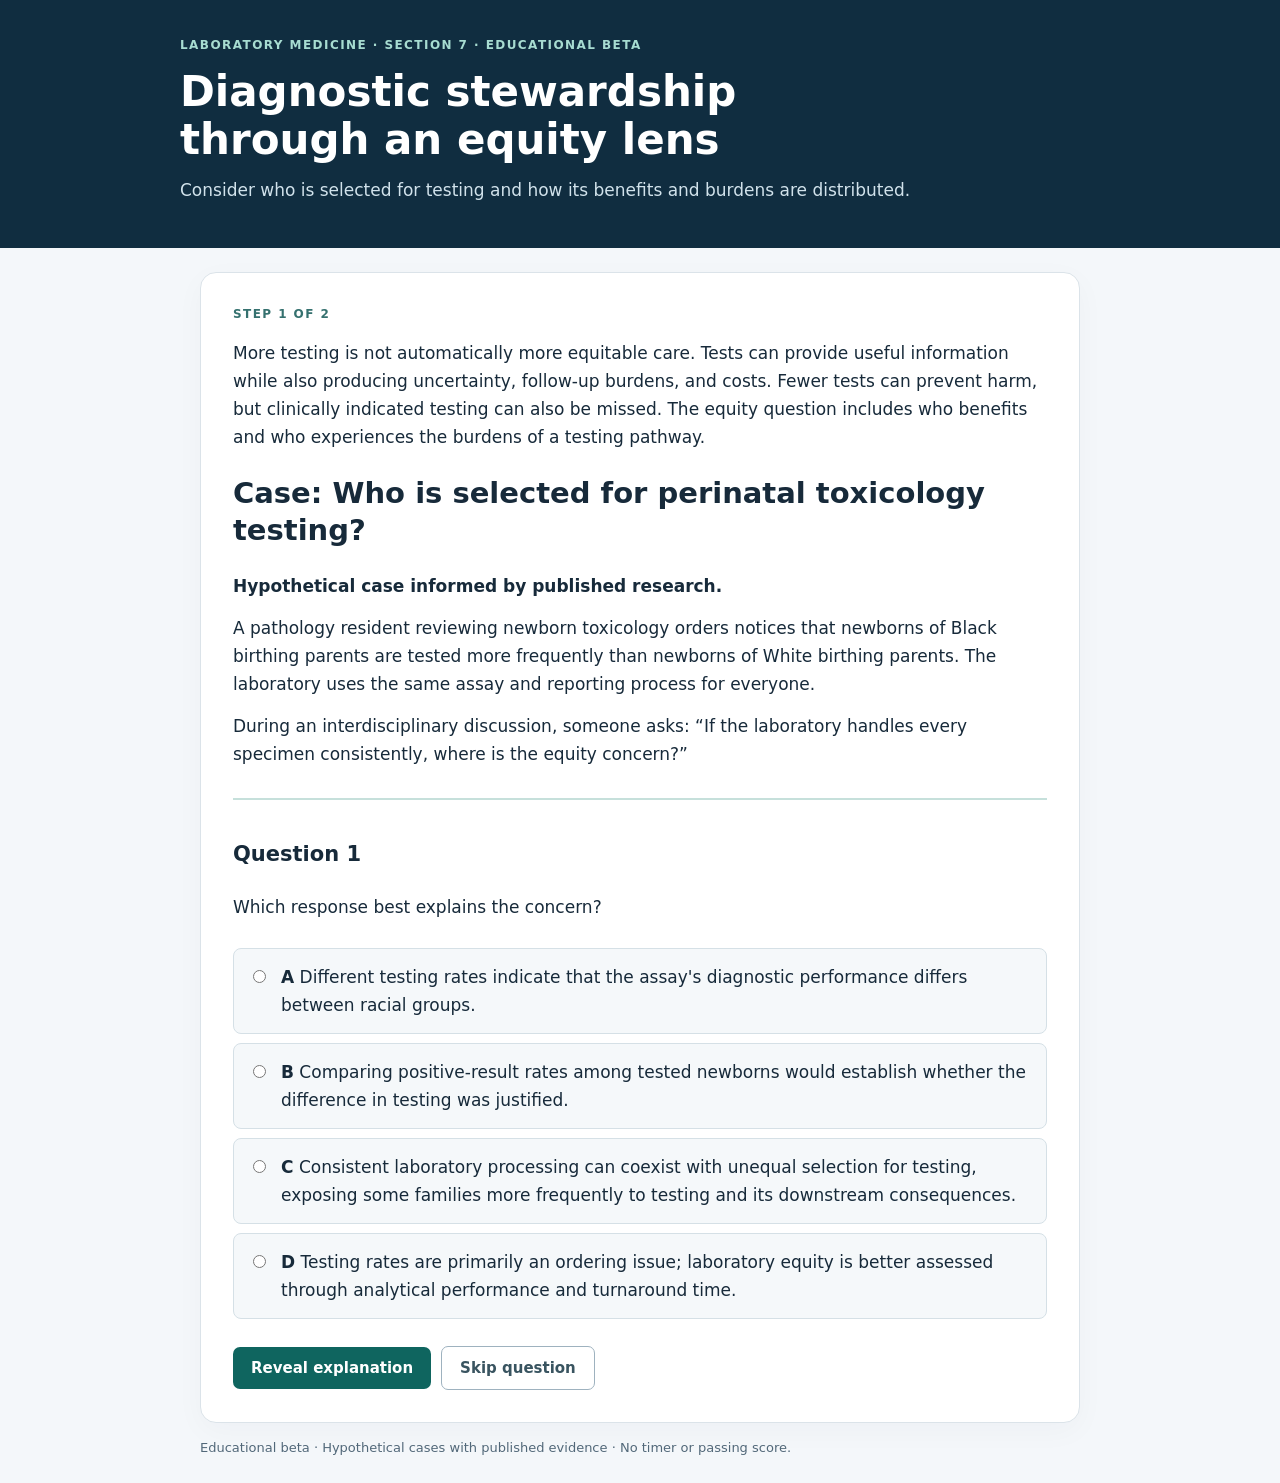
<file: site/sections/07.html>
<!doctype html><html lang="en"><meta charset="utf-8"><meta name="viewport" content="width=device-width,initial-scale=1"><title>Health equity · Diagnostic stewardship</title><style>*{box-sizing:border-box}body{margin:0;background:#f4f7fa;color:#172a3a;font:17px/1.65 system-ui,sans-serif}header{background:#102d40;color:white;padding:36px max(24px,calc((100vw - 920px)/2))}header p{color:#d1e2eb;max-width:760px;margin:8px 0}.eyebrow{font-size:12px;font-weight:750;letter-spacing:.12em;text-transform:uppercase;color:#35716f}header .eyebrow{color:#a7dcd1}h1{font-size:clamp(28px,4vw,42px);line-height:1.15;margin:12px 0}h2{font-size:29px;line-height:1.25}h3{font-size:21px}main{max-width:920px;margin:24px auto;padding:0 20px}.tabs{display:flex;gap:8px;flex-wrap:wrap;margin:22px 0}.tabs button{background:white;color:#173749;border:1px solid #c5d2db}.tabs button[aria-current=true]{background:#0f655f;color:white;border-color:#0f655f}.panel{background:white;border:1px solid #dbe3e9;border-radius:16px;padding:32px;box-shadow:0 8px 30px #112d4008}p{margin:14px 0}a{color:#006f80}table{border-collapse:collapse;width:100%;font-size:15px}th,td{padding:14px;border-bottom:1px solid #dce5eb;text-align:left}th{background:#eaf3f4}.table-wrap{overflow:auto;margin:20px 0}.question{border-top:2px solid #c6e0db;margin-top:30px;padding-top:16px}fieldset{border:0;padding:0;margin:18px 0}label{display:flex;align-items:flex-start;gap:12px;padding:14px;margin:9px 0;background:#f5f8fa;border:1px solid #d5e0e6;border-radius:8px;cursor:pointer}input{margin-top:7px;accent-color:#0f655f}label:has(input:checked){background:#e5f3ef;border-color:#0f655f}button{background:#0f655f;color:white;border:0;border-radius:7px;padding:12px 18px;font:650 15px system-ui;cursor:pointer}button:disabled{opacity:.45;cursor:default}button:focus-visible,select:focus-visible,a:focus-visible{outline:3px solid #c48513;outline-offset:3px}.feedback,.match-feedback{background:#edf6f2;border-left:4px solid #0f655f;padding:16px 20px;margin:20px 0}.verdict{font-weight:700}details{margin:20px 0;padding:14px 18px;background:#f0f5f8;border-radius:8px}summary{cursor:pointer;font-weight:650}select{display:block;width:100%;padding:12px;font:inherit;border:1px solid #bcced8;border-radius:7px}.match label{background:none;border:0;padding:0;margin:20px 0 6px}.nav{display:flex;justify-content:space-between;align-items:center;margin:22px 0}.sr{position:absolute;width:1px;height:1px;overflow:hidden;clip:rect(0,0,0,0)}[hidden]{display:none!important}.footer{font-size:13px;color:#526879}@media(max-width:600px){.panel{padding:20px}header{padding:28px 20px}}.answer-sources{margin-top:18px;padding-top:12px;border-top:1px solid #b9d4cc}.answer-sources ul{padding-left:22px}.answer-sources small{font-size:14px;line-height:1.55}.feedback[data-result="incorrect"]{background:#fff1f0;border-left-color:#b42318;color:#8f1d16}.feedback[data-result="incorrect"] a{color:#8f1d16}.feedback[data-result="incorrect"] .verdict{color:#b42318;font-weight:700}form[data-result="incorrect"] label:has(input:checked){background:#fff1f0;border-color:#b42318;color:#8f1d16}form[data-result="incorrect"] input:checked{accent-color:#b42318}.skip-question{margin-left:10px;background:#fff;color:#395460;border:1px solid #9eb2bf}.skip-question:hover{background:#edf3f6}.feedback[data-result="incorrect"]{background:#fff8dc;border-left-color:#b8860b;color:#694c0a}.feedback[data-result="incorrect"] a{color:#694c0a}.feedback[data-result="incorrect"] .verdict{color:#694c0a}form[data-result="incorrect"] label:has(input:checked){background:#fff8dc;border-color:#b8860b;color:#694c0a}form[data-result="incorrect"] input:checked{accent-color:#b8860b}</style><header><div class="eyebrow">Laboratory medicine · Section 7 · Educational beta</div><h1>Diagnostic stewardship<br>through an equity lens</h1><p>Consider who is selected for testing and how its benefits and burdens are distributed.</p></header><main><section class="panel"><div class="stage" id="stage1" ><div class="eyebrow">Step 1 of 2</div><p>More testing is not automatically more equitable care. Tests can provide useful information while also producing uncertainty, follow-up burdens, and costs. Fewer tests can prevent harm, but clinically indicated testing can also be missed. The equity question includes who benefits and who experiences the burdens of a testing pathway.</p>
<h2>Case: Who is selected for perinatal toxicology testing?</h2>
<p><strong>Hypothetical case informed by published research.</strong></p>
<p>A pathology resident reviewing newborn toxicology orders notices that newborns of Black birthing parents are tested more frequently than newborns of White birthing parents. The laboratory uses the same assay and reporting process for everyone.</p>
<p>During an interdisciplinary discussion, someone asks: “If the laboratory handles every specimen consistently, where is the equity concern?”</p><form class="question" data-key="C" data-number="1"><h3>Question 1</h3><p>Which response best explains the concern?</p><fieldset><legend class="sr">Choose an answer</legend><label><input type="radio" required name="q1" value="A"><span><b>A</b> Different testing rates indicate that the assay&#x27;s diagnostic performance differs between racial groups.</span></label><label><input type="radio" required name="q1" value="B"><span><b>B</b> Comparing positive-result rates among tested newborns would establish whether the difference in testing was justified.</span></label><label><input type="radio" required name="q1" value="C"><span><b>C</b> Consistent laboratory processing can coexist with unequal selection for testing, exposing some families more frequently to testing and its downstream consequences.</span></label><label><input type="radio" required name="q1" value="D"><span><b>D</b> Testing rates are primarily an ordering issue; laboratory equity is better assessed through analytical performance and turnaround time.</span></label></fieldset><button type="submit">Reveal explanation</button><div class="feedback" hidden role="status"><p class="verdict"></p><p><strong>Best answer: C.</strong> The laboratory may produce technically accurate results while participating in a testing pathway that affects populations differently. The disparity begins before the specimen arrives.</p><details class="option-rationales"><summary>Why the other answers are less appropriate</summary><ul><li data-option="A"><strong>A.</strong> Differences in ordering rates describe selection for testing. They do not establish differences in analytical or diagnostic performance of the assay.</li><li data-option="B"><strong>B.</strong> Positivity among selected newborns cannot show whether untested newborns had similar indications or whether the selection process was appropriate.</li><li data-option="D"><strong>D.</strong> Ordering is a shared clinical workflow that laboratories can help examine. Analytical consistency alone does not address unequal exposure to testing and its consequences.</li></ul></details><details class="answer-sources"><summary>Evidence and limitations</summary><ul><li><a href="https://jamanetwork.com/journals/jamanetworkopen/fullarticle/2802124" target="_blank" rel="noopener">Schoneich et al. — Incidence of Newborn Drug Testing and Variations by Birthing Parent Race and Ethnicity Before and After Recreational Cannabis Legalization</a></li></ul><p><small>See the case evidence note for the population, scope, and limitations of this source. Case interpretation does not establish an individual cause.</small></p></details></div></form><div class="support" hidden><p>A confuses selection with assay performance. D overlooks the laboratory&#x27;s role in understanding test use. B sounds reasonable, but results among selected patients cannot, by themselves, establish whether selection was appropriate.</p><button class="continue" type="button" data-next="2">Continue to step 2</button></div></div><div class="stage" id="stage2" hidden><div class="eyebrow">Step 2 of 2</div><form class="question" data-key="B" data-number="2"><h3>Question 2</h3><p>An obstetric clinician asks whether testing every newborn would resolve the equity concern by removing discretion. Which response best captures the limitation of that approach?</p><fieldset><legend class="sr">Choose an answer</legend><label><input type="radio" required name="q2" value="A"><span><b>A</b> Universal testing would address the equity concern because every newborn would have the same opportunity for detection.</span></label><label><input type="radio" required name="q2" value="B"><span><b>B</b> Universal testing could reduce differences in selection, but its clinical value, consent process, and downstream consequences would still matter.</span></label><label><input type="radio" required name="q2" value="C"><span><b>C</b> Universal testing would be justified if the laboratory confirmed every positive screening result before reporting it.</span></label><label><input type="radio" required name="q2" value="D"><span><b>D</b> Universal testing would be justified if the overall positive-result rate remained high enough to support its use.</span></label></fieldset><button type="submit">Reveal explanation</button><div class="feedback" hidden role="status"><p class="verdict"></p><p><strong>Best answer: B.</strong> Making testing universal could change who is selected, but equal testing is not automatically equitable or beneficial testing. Analytical confirmation addresses one source of uncertainty; it does not establish that testing everyone improves care. Likewise, a positive-result rate alone does not describe how results affect patients and families.</p><details class="option-rationales"><summary>Why the other answers are less appropriate</summary><ul><li data-option="A"><strong>A.</strong> Equal opportunity for detection does not establish that detecting exposure benefits every newborn or that consent and downstream consequences are acceptable.</li><li data-option="C"><strong>C.</strong> Confirmation can address analytical uncertainty, but does not by itself establish the clinical value or appropriateness of testing everyone.</li><li data-option="D"><strong>D.</strong> A high positivity rate describes detection among those tested. It does not establish improved care or justify all consequences of universal testing.</li></ul></details><details class="answer-sources"><summary>Evidence and limitations</summary><ul><li><a href="https://jamanetwork.com/journals/jamanetworkopen/fullarticle/2802124" target="_blank" rel="noopener">Schoneich et al. — Incidence of Newborn Drug Testing and Variations by Birthing Parent Race and Ethnicity Before and After Recreational Cannabis Legalization</a></li></ul><p><small>See the case evidence note for the population, scope, and limitations of this source. Case interpretation does not establish an individual cause.</small></p></details></div></form><div class="support" hidden><p>The pathologist&#x27;s contribution is to connect the test&#x27;s capabilities and limitations with its intended clinical use, in discussion with obstetrics, pediatrics, and other involved teams. This question does not establish that universal testing is the preferred policy.</p>
<details><summary>Evidence and scope</summary><h3>Real-world basis</h3>
<p>A 2023 single-center retrospective study of 26,366 births from 2014–2020 documented racial differences in newborn drug-test ordering. Among births without prenatal urine drug testing, orders occurred in 7.3% of newborns of Black birthing parents compared with 1.9% of newborns of White birthing parents. The study did not capture testing indications and excluded births without prenatal care at that center. These findings support the selection concern without establishing why each order occurred or the same pattern in every setting. The case does not make a current jurisdiction-specific claim about reporting or consent requirements.</p>
<p>Reference: <a href="https://jamanetwork.com/journals/jamanetworkopen/fullarticle/2802124" target="_blank" rel="noopener">Schoneich et al. — Incidence of Newborn Drug Testing and Variations by Birthing Parent Race and Ethnicity Before and After Recreational Cannabis Legalization</a>. JAMA Network Open. 2023;6(3):e232058.</p>
</details><h3>Why this belongs in stewardship</h3>
<p>Stewardship includes the purpose and consequences of testing, alongside its frequency. In this case, the equity concern begins with who is selected for testing. Consistent specimen processing alone cannot resolve that concern.</p>
<h3>Things to keep in mind</h3>
<p class="item"><strong>Equal processing does not guarantee equitable testing.</strong> Selection can differ before a specimen reaches the laboratory.</p>
<p class="item"><strong>A difference in testing is a finding, not its complete explanation.</strong> Ordering patterns need clinical and institutional context.</p>
<p class="item"><strong>A positive result is not a complete clinical assessment.</strong> Its meaning depends on the specimen, method, timing, medications, and clinical circumstances.</p>
<p class="item"><strong>More detection is not automatically better care.</strong> The consequences of identifying an exposure also matter.</p>
<details><summary>Optional reflection: when less testing raises equity concerns</summary><h2>Brief reflection: When less testing also raises equity concerns</h2>
<p>Reducing unnecessary testing can prevent harm and conserve resources. Yet a restriction may affect patients differently depending on how easily they can return, obtain specialist review, or complete an alternative test.</p>
<p>For example, a hypothetical policy requiring specialist approval for a send-out test may introduce little delay for an inpatient with an available consultation service, but a substantial barrier for someone whose next specialist appointment is months away. That difference does not establish that the restriction is inappropriate; it shows why overall reductions in test volume tell only part of the story.</p>
<p><strong>Optional, unscored reflection:</strong> A laboratory reports fewer low-value send-out tests after introducing an approval requirement. What remains unknown about whether the change improved equity?</p>
<p><strong>Discussion:</strong> The overall count does not reveal whether clinically indicated testing was delayed or forgone, who encountered those barriers, or whether accessible alternatives existed.</p>
</details><p><strong>Takeaway: Selection for testing distributes benefits and burdens.</strong> Both unequal exposure to testing and unequal access to useful testing can matter.</p><p class="footer">Section complete. You can revisit your answers above.</p></div></div></section><p class="footer">Educational beta · Hypothetical cases with published evidence · No timer or passing score.</p></main><script>document.querySelectorAll('form').forEach(f=>f.onsubmit=e=>{e.preventDefault();const choice=f.querySelector('input:checked');if(!choice)return;const box=f.querySelector('.feedback');box.hidden=false;box.dataset.result=choice.value===f.dataset.key?'correct':'incorrect';f.dataset.result=box.dataset.result;box.querySelector('.verdict').textContent=choice.value===f.dataset.key?'Correct — your answer matches the best-supported interpretation.':'Incorrect — review the best-supported interpretation below.';f.parentElement.querySelector('.support').hidden=false;});document.querySelectorAll('.continue').forEach(b=>b.onclick=()=>{let stage=document.querySelector('#stage'+b.dataset.next);stage.hidden=false;b.hidden=true;stage.scrollIntoView({behavior:'smooth',block:'start'});});</script><script>document.querySelectorAll('form').forEach(f=>{const b=document.createElement('button');b.type='button';b.className='skip-question';b.textContent='Skip question';f.querySelector('button[type="submit"]')?.insertAdjacentElement('afterend',b);if(!b.isConnected)f.querySelector('button').insertAdjacentElement('afterend',b);b.onclick=()=>{const support=f.parentElement.querySelector('.support');if(support){support.hidden=false;const next=support.querySelector('.continue');if(next)next.click();else support.scrollIntoView({behavior:'smooth',block:'start'});}};});</script></html>
</file>
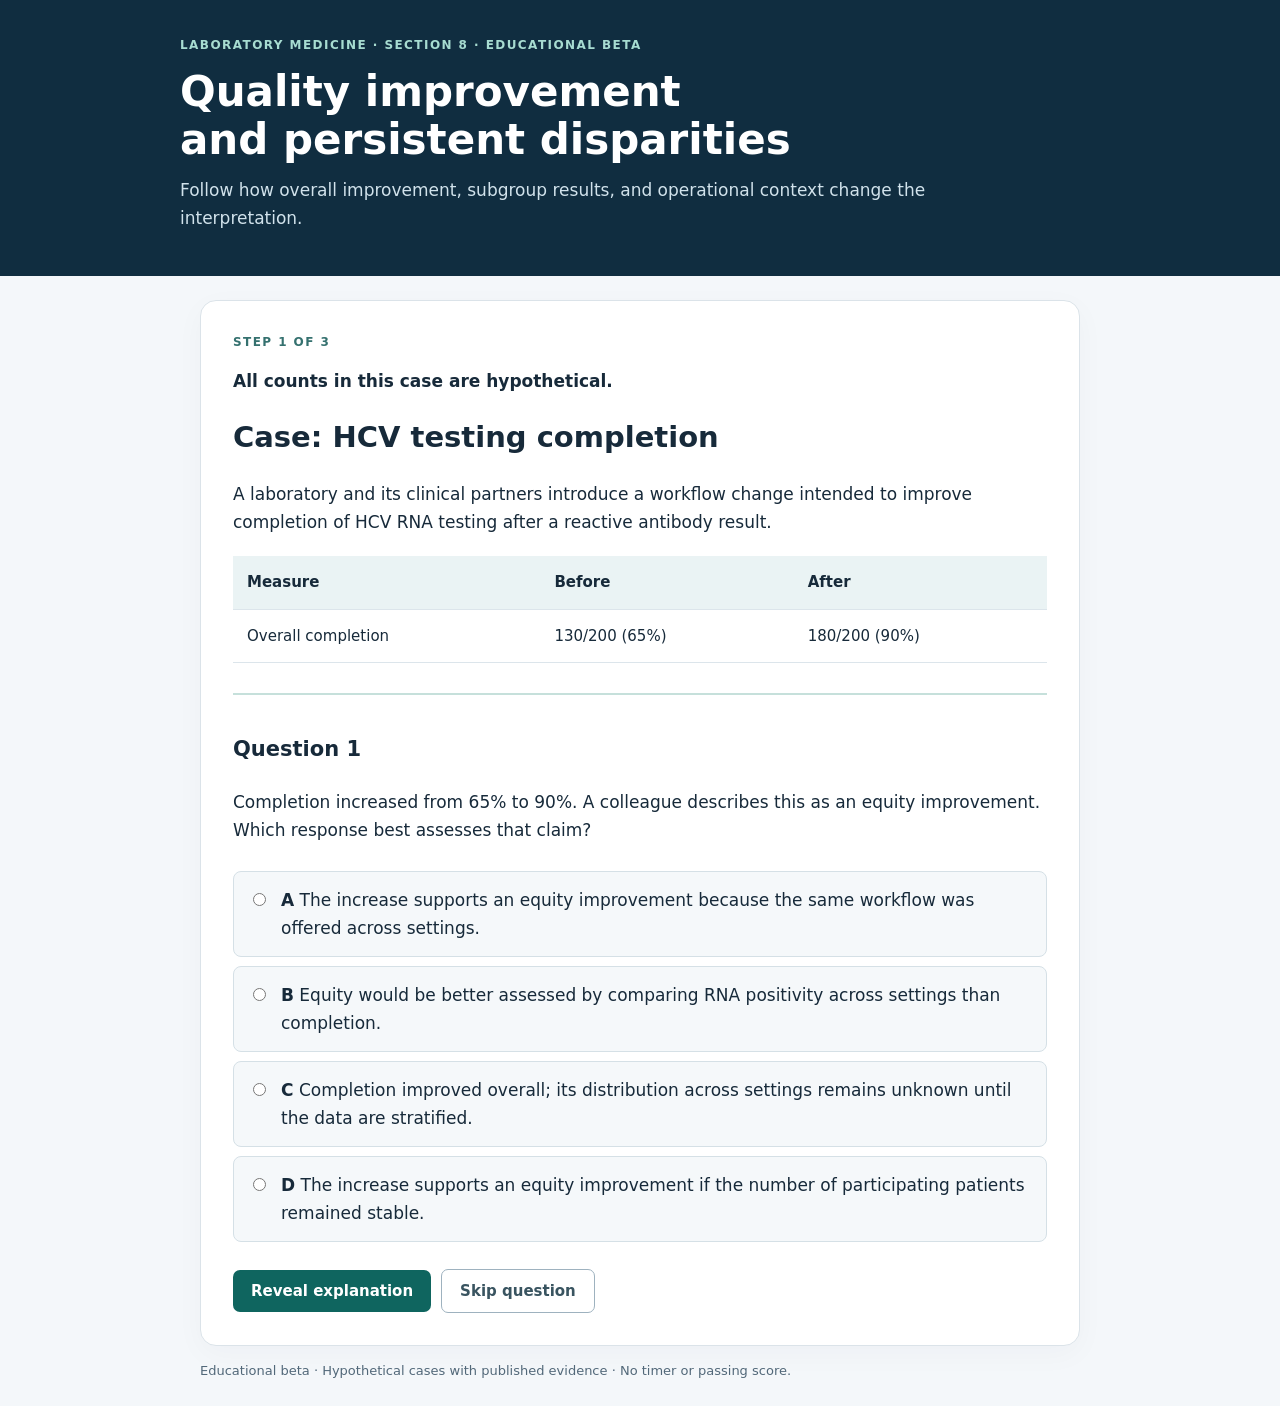
<file: site/sections/08.html>
<!doctype html><html lang="en"><meta charset="utf-8"><meta name="viewport" content="width=device-width,initial-scale=1"><title>Health equity · Quality improvement</title><style>*{box-sizing:border-box}body{margin:0;background:#f4f7fa;color:#172a3a;font:17px/1.65 system-ui,sans-serif}header{background:#102d40;color:white;padding:36px max(24px,calc((100vw - 920px)/2))}header p{color:#d1e2eb;max-width:760px;margin:8px 0}.eyebrow{font-size:12px;font-weight:750;letter-spacing:.12em;text-transform:uppercase;color:#35716f}header .eyebrow{color:#a7dcd1}h1{font-size:clamp(28px,4vw,42px);line-height:1.15;margin:12px 0}h2{font-size:29px;line-height:1.25}h3{font-size:21px}main{max-width:920px;margin:24px auto;padding:0 20px}.tabs{display:flex;gap:8px;flex-wrap:wrap;margin:22px 0}.tabs button{background:white;color:#173749;border:1px solid #c5d2db}.tabs button[aria-current=true]{background:#0f655f;color:white;border-color:#0f655f}.panel{background:white;border:1px solid #dbe3e9;border-radius:16px;padding:32px;box-shadow:0 8px 30px #112d4008}p{margin:14px 0}a{color:#006f80}table{border-collapse:collapse;width:100%;font-size:15px}th,td{padding:14px;border-bottom:1px solid #dce5eb;text-align:left}th{background:#eaf3f4}.table-wrap{overflow:auto;margin:20px 0}.question{border-top:2px solid #c6e0db;margin-top:30px;padding-top:16px}fieldset{border:0;padding:0;margin:18px 0}label{display:flex;align-items:flex-start;gap:12px;padding:14px;margin:9px 0;background:#f5f8fa;border:1px solid #d5e0e6;border-radius:8px;cursor:pointer}input{margin-top:7px;accent-color:#0f655f}label:has(input:checked){background:#e5f3ef;border-color:#0f655f}button{background:#0f655f;color:white;border:0;border-radius:7px;padding:12px 18px;font:650 15px system-ui;cursor:pointer}button:disabled{opacity:.45;cursor:default}button:focus-visible,select:focus-visible,a:focus-visible{outline:3px solid #c48513;outline-offset:3px}.feedback,.match-feedback{background:#edf6f2;border-left:4px solid #0f655f;padding:16px 20px;margin:20px 0}.verdict{font-weight:700}details{margin:20px 0;padding:14px 18px;background:#f0f5f8;border-radius:8px}summary{cursor:pointer;font-weight:650}select{display:block;width:100%;padding:12px;font:inherit;border:1px solid #bcced8;border-radius:7px}.match label{background:none;border:0;padding:0;margin:20px 0 6px}.nav{display:flex;justify-content:space-between;align-items:center;margin:22px 0}.sr{position:absolute;width:1px;height:1px;overflow:hidden;clip:rect(0,0,0,0)}[hidden]{display:none!important}.footer{font-size:13px;color:#526879}@media(max-width:600px){.panel{padding:20px}header{padding:28px 20px}}.answer-sources{margin-top:18px;padding-top:12px;border-top:1px solid #b9d4cc}.answer-sources ul{padding-left:22px}.answer-sources small{font-size:14px;line-height:1.55}.feedback[data-result="incorrect"]{background:#fff1f0;border-left-color:#b42318;color:#8f1d16}.feedback[data-result="incorrect"] a{color:#8f1d16}.feedback[data-result="incorrect"] .verdict{color:#b42318;font-weight:700}form[data-result="incorrect"] label:has(input:checked){background:#fff1f0;border-color:#b42318;color:#8f1d16}form[data-result="incorrect"] input:checked{accent-color:#b42318}.skip-question{margin-left:10px;background:#fff;color:#395460;border:1px solid #9eb2bf}.skip-question:hover{background:#edf3f6}.feedback[data-result="incorrect"]{background:#fff8dc;border-left-color:#b8860b;color:#694c0a}.feedback[data-result="incorrect"] a{color:#694c0a}.feedback[data-result="incorrect"] .verdict{color:#694c0a}form[data-result="incorrect"] label:has(input:checked){background:#fff8dc;border-color:#b8860b;color:#694c0a}form[data-result="incorrect"] input:checked{accent-color:#b8860b}</style><header><div class="eyebrow">Laboratory medicine · Section 8 · Educational beta</div><h1>Quality improvement<br>and persistent disparities</h1><p>Follow how overall improvement, subgroup results, and operational context change the interpretation.</p></header><main><section class="panel"><div class="stage" id="stage1" ><div class="eyebrow">Step 1 of 3</div><p><strong>All counts in this case are hypothetical.</strong></p>
<h2>Case: HCV testing completion</h2>
<p>A laboratory and its clinical partners introduce a workflow change intended to improve completion of HCV RNA testing after a reactive antibody result.</p>
<div class="table-wrap"><table><tr><th>Measure</th><th>Before</th><th>After</th></tr><tr><td>Overall completion</td><td>130/200 (65%)</td><td>180/200 (90%)</td></tr></table></div><form class="question" data-key="C" data-number="1"><h3>Question 1</h3><p>Completion increased from 65% to 90%. A colleague describes this as an equity improvement. Which response best assesses that claim?</p><fieldset><legend class="sr">Choose an answer</legend><label><input type="radio" required name="q1" value="A"><span><b>A</b> The increase supports an equity improvement because the same workflow was offered across settings.</span></label><label><input type="radio" required name="q1" value="B"><span><b>B</b> Equity would be better assessed by comparing RNA positivity across settings than completion.</span></label><label><input type="radio" required name="q1" value="C"><span><b>C</b> Completion improved overall; its distribution across settings remains unknown until the data are stratified.</span></label><label><input type="radio" required name="q1" value="D"><span><b>D</b> The increase supports an equity improvement if the number of participating patients remained stable.</span></label></fieldset><button type="submit">Reveal explanation</button><div class="feedback" hidden role="status"><p class="verdict"></p><p><strong>Best answer: C.</strong> Overall completion improved, but the aggregate result does not show who benefited. Stratify completion across relevant settings before describing the distribution of improvement. RNA positivity answers a different question.</p><details class="option-rationales"><summary>Why the other answers are less appropriate</summary><ul><li data-option="A"><strong>A.</strong> Offering the same workflow does not show who completed testing or which groups benefited. Stratified results are needed.</li><li data-option="B"><strong>B.</strong> RNA positivity concerns detected infection, whereas the claim concerns opportunity to complete testing. The measures answer different questions.</li><li data-option="D"><strong>D.</strong> A stable overall denominator does not reveal the distribution of completion or improvement across settings.</li></ul></details><details class="answer-sources"><summary>Evidence and limitations</summary><ul><li><a href="https://www.cdc.gov/mmwr/volumes/72/wr/mm7228a2.htm" target="_blank" rel="noopener">CDC — Updated Operational Guidance for Implementing CDC&#x27;s Recommendations on Testing for Hepatitis C Virus Infection</a></li></ul><p><small>CDC guidance supports the HCV workflow premise. The percentages, clinic differences, and supply observations are hypothetical; the numerical interpretation comes from the case itself.</small></p></details></div></form><div class="support" hidden><button class="continue" type="button" data-next="2">Continue to step 2</button></div></div><div class="stage" id="stage2" hidden><div class="eyebrow">Step 2 of 3</div><form class="question" data-key="D" data-number="2"><h3>Question 2</h3><h3>Completion by setting</h3>
<p>The team then separates the results by clinic setting:</p>
<div class="table-wrap"><table><tr><th>Setting</th><th>Before</th><th>After</th></tr><tr><td>Hospital clinics</td><td>90/100 (90%)</td><td>98/100 (98%)</td></tr><tr><td>Community clinics</td><td>40/100 (40%)</td><td>82/100 (82%)</td></tr><tr><td>Overall</td><td>130/200 (65%)</td><td>180/200 (90%)</td></tr></table></div>
<p>What is supported by the stratified data?</p><fieldset><legend class="sr">Choose an answer</legend><label><input type="radio" required name="q2" value="A"><span><b>A</b> The persistent community-clinic gap means the overall increase mainly reflects hospital-clinic improvement.</span></label><label><input type="radio" required name="q2" value="B"><span><b>B</b> The equal denominators make the settings directly comparable in opportunity to complete testing.</span></label><label><input type="radio" required name="q2" value="C"><span><b>C</b> The larger gain in community clinics identifies which component of the workflow corrected the initial gap.</span></label><label><input type="radio" required name="q2" value="D"><span><b>D</b> Both settings improved and the absolute completion gap narrowed from 50 to 16 percentage points.</span></label></fieldset><button type="submit">Reveal explanation</button><div class="feedback" hidden role="status"><p class="verdict"></p><p><strong>Best answer: D.</strong> Community-clinic completion increased by 42 percentage points and hospital-clinic completion by 8. The absolute gap narrowed from 50 to 16 percentage points. These descriptive results support improvement and a narrower gap, while the mechanisms and remaining barriers require investigation.</p><details class="option-rationales"><summary>Why the other answers are less appropriate</summary><ul><li data-option="A"><strong>A.</strong> Community-clinic completion increased by 42 percentage points, compared with 8 in hospital clinics. The remaining gap does not negate that larger gain.</li><li data-option="B"><strong>B.</strong> Equal denominators make the percentages easy to compare, but do not establish comparable patient circumstances or opportunities for completion.</li><li data-option="C"><strong>C.</strong> A larger gain describes the pattern. It does not identify which workflow component caused it or exclude other changes.</li></ul></details><details class="answer-sources"><summary>Evidence and limitations</summary><ul><li><a href="https://www.cdc.gov/mmwr/volumes/72/wr/mm7228a2.htm" target="_blank" rel="noopener">CDC — Updated Operational Guidance for Implementing CDC&#x27;s Recommendations on Testing for Hepatitis C Virus Infection</a></li></ul><p><small>CDC guidance supports the HCV workflow premise. The percentages, clinic differences, and supply observations are hypothetical; the numerical interpretation comes from the case itself.</small></p></details></div></form><div class="support" hidden><button class="continue" type="button" data-next="3">Continue to step 3</button></div></div><div class="stage" id="stage3" hidden><div class="eyebrow">Step 3 of 3</div><form class="question" data-key="A" data-number="3"><h3>Question 3</h3><p>The team considers whether collection infrastructure contributes to remaining incomplete testing. Which finding most directly supports that possibility?</p><fieldset><legend class="sr">Choose an answer</legend><label><input type="radio" required name="q3" value="A"><span><b>A</b> Missed collections clustered on days when required supplies were unavailable; observed collection practice was appropriate when supplies were available.</span></label><label><input type="radio" required name="q3" value="B"><span><b>B</b> Staff in lower-completion clinics requested additional training.</span></label><label><input type="radio" required name="q3" value="C"><span><b>C</b> Completion was lower in clinics that also had higher staff turnover and a different courier schedule.</span></label><label><input type="radio" required name="q3" value="D"><span><b>D</b> A staff survey found variation in knowledge of the new workflow.</span></label></fieldset><button type="submit">Reveal explanation</button><div class="feedback" hidden role="status"><p class="verdict"></p><p><strong>Best answer: A.</strong> This finding links missed collections to a specific operational constraint more directly than the other observations. It supports a hypothesis without establishing that supplies explain every missed collection.</p><details class="option-rationales"><summary>Why the other answers are less appropriate</summary><ul><li data-option="B"><strong>B.</strong> A request for training identifies a perceived need. It does not demonstrate that knowledge deficits caused missed collections or explain supply-related barriers.</li><li data-option="C"><strong>C.</strong> Several features differ together, leaving competing explanations. This is less specific evidence for supply availability than clustering of missed collections on supply-shortage days.</li><li data-option="D"><strong>D.</strong> Variation in knowledge suggests a possible training issue, but does not directly link collection failures to missing infrastructure.</li></ul></details><details class="answer-sources"><summary>Evidence and limitations</summary><ul><li><a href="https://www.cdc.gov/mmwr/volumes/72/wr/mm7228a2.htm" target="_blank" rel="noopener">CDC — Updated Operational Guidance for Implementing CDC&#x27;s Recommendations on Testing for Hepatitis C Virus Infection</a></li></ul><p><small>CDC guidance supports the HCV workflow premise. The percentages, clinic differences, and supply observations are hypothetical; the numerical interpretation comes from the case itself.</small></p></details></div></form><div class="support" hidden><section class="practice"><h3>Practice: plan the next measurement</h3><p>The team proposes a small pilot to keep collection supplies available. Which measurement plan best connects implementation, equity, and unintended burden?</p><form class="question" data-key="B" data-number="4"><h3>Question 4</h3><fieldset><legend class="sr">Choose an answer</legend>
<label><input type="radio" required name="q4" value="A"><span><b>A</b> Track overall RNA completion and total supply spending; assess clinic differences after the pilot expands.</span></label>
<label><input type="radio" required name="q4" value="B"><span><b>B</b> Track supply availability as a process measure and RNA completion by clinic as an outcome, alongside a balancing measure such as extra patient visits or staff time.</span></label>
<label><input type="radio" required name="q4" value="C"><span><b>C</b> Track RNA positivity by clinic and staff satisfaction; use these to infer whether missed collections declined.</span></label>
<label><input type="radio" required name="q4" value="D"><span><b>D</b> Track completion among patients with specimens received and courier delays; use these to assess access before collection.</span></label>
</fieldset><button type="submit">Reveal explanation</button><div class="feedback" hidden role="status"><p class="verdict"></p><p><strong>Best answer: B.</strong> The process measure tests whether the intended change happened. Stratified completion shows who reached the next diagnostic step, and a balancing measure looks for burdens introduced or shifted by the change. Define denominators from eligible reactive-antibody episodes, rather than only received RNA specimens. Staff and patients can help choose feasible measures. This is a proposed local evaluation, not a validated intervention.</p><details class="option-rationales"><summary>Why the other answers are less appropriate</summary><ul><li data-option="A"><strong>A.</strong> Overall completion and spending omit whether clinic gaps persist and whether the pilot shifts travel, workload, or other burdens.</li><li data-option="C"><strong>C.</strong> Positivity and satisfaction do not directly measure whether supplies were available or whether eligible patients completed RNA testing.</li><li data-option="D"><strong>D.</strong> Starting with received specimens excludes patients lost before collection. Courier delays alone cannot assess those earlier access barriers.</li></ul></details><details class="answer-sources"><summary>Evidence and limitations</summary><p>This measurement plan is case-based QI reasoning. The existing CDC source supports the HCV workflow premise, not a finding that this supply pilot improves equity. Repeated measurements and local context would help interpret any change.</p></details></div></form><div class="support" hidden><p>Bring the proposed measures to patients, staff, and clinical partners before deciding how to run the pilot.</p></div></section><details><summary>Optional outcome reflection</summary><h3>Optional outcome reflection</h3>
<p>Testing completion, successful patient contact, referrals, treatment initiation, and time to treatment describe different stages. Measures restricted to patients who reach a later stage can leave out those lost earlier in the pathway.</p>
</details><h3>Participation and resources</h3>
<p>Diverse participation can bring relevant perspectives into a QI discussion. Inclusion also involves whose perspectives influence decisions. One participant cannot represent every experience within a population. The same intervention may require different staff time, supplies, transport, or patient effort across settings.</p>
<details><summary>Evidence and scope</summary><h3>Real-world basis</h3>
<p>CDC’s 2023 HCV operational guidance recommends single-visit sample collection and automatic HCV RNA testing after a reactive antibody result. It defines automatic testing as occurring without additional action by the patient or provider and cites implementation reports showing improved completion. The guidance supports the workflow premise; it does not validate this case’s invented clinic-setting gaps, supply findings, or treatment outcomes. The fictional before-and-after counts do not establish causation.</p>
<p>Reference: <a href="https://www.cdc.gov/mmwr/volumes/72/wr/mm7228a2.htm" target="_blank" rel="noopener">CDC — Updated Operational Guidance for Implementing CDC&#x27;s Recommendations on Testing for Hepatitis C Virus Infection</a>.</p>
</details><p><strong>Takeaway: Overall improvement can coexist with persistent disparities.</strong></p><p class="footer">Section complete. You can revisit your answers above.</p></div></div></section><p class="footer">Educational beta · Hypothetical cases with published evidence · No timer or passing score.</p></main><script>document.querySelectorAll('form').forEach(f=>f.onsubmit=e=>{e.preventDefault();const choice=f.querySelector('input:checked');if(!choice)return;const box=f.querySelector('.feedback');box.hidden=false;box.dataset.result=choice.value===f.dataset.key?'correct':'incorrect';f.dataset.result=box.dataset.result;box.querySelector('.verdict').textContent=choice.value===f.dataset.key?'Correct — your answer matches the best-supported interpretation.':'Incorrect — review the best-supported interpretation below.';f.parentElement.querySelector('.support').hidden=false;});document.querySelectorAll('.continue').forEach(b=>b.onclick=()=>{let stage=document.querySelector('#stage'+b.dataset.next);stage.hidden=false;b.hidden=true;stage.scrollIntoView({behavior:'smooth',block:'start'});});</script><script>document.querySelectorAll('form').forEach(f=>{const b=document.createElement('button');b.type='button';b.className='skip-question';b.textContent='Skip question';f.querySelector('button[type="submit"]')?.insertAdjacentElement('afterend',b);if(!b.isConnected)f.querySelector('button').insertAdjacentElement('afterend',b);b.onclick=()=>{const support=f.parentElement.querySelector('.support');if(support){support.hidden=false;const next=support.querySelector('.continue');if(next)next.click();else support.scrollIntoView({behavior:'smooth',block:'start'});}};});</script></html>
</file>
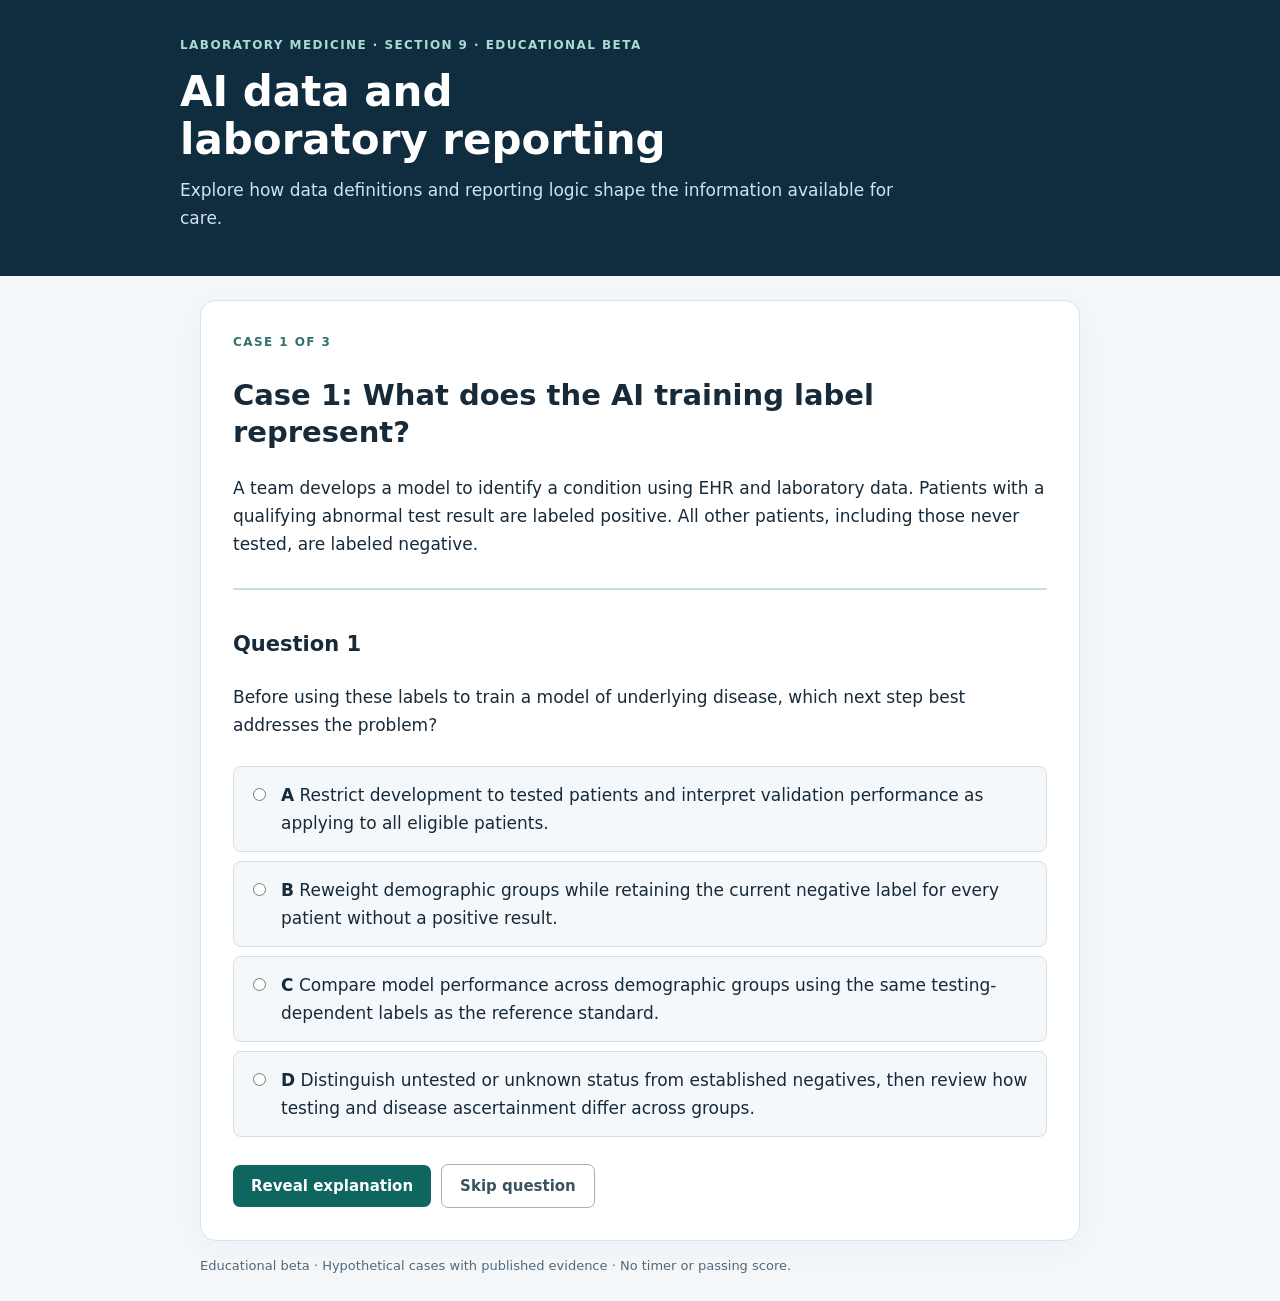
<file: site/sections/09.html>
<!doctype html><html lang="en"><meta charset="utf-8"><meta name="viewport" content="width=device-width,initial-scale=1"><title>Health equity · AI data and laboratory reporting</title><style>*{box-sizing:border-box}body{margin:0;background:#f4f7fa;color:#172a3a;font:17px/1.65 system-ui,sans-serif}header{background:#102d40;color:white;padding:36px max(24px,calc((100vw - 920px)/2))}header p{color:#d1e2eb;max-width:760px;margin:8px 0}.eyebrow{font-size:12px;font-weight:750;letter-spacing:.12em;text-transform:uppercase;color:#35716f}header .eyebrow{color:#a7dcd1}h1{font-size:clamp(28px,4vw,42px);line-height:1.15;margin:12px 0}h2{font-size:29px;line-height:1.25}h3{font-size:21px}main{max-width:920px;margin:24px auto;padding:0 20px}.tabs{display:flex;gap:8px;flex-wrap:wrap;margin:22px 0}.tabs button{background:white;color:#173749;border:1px solid #c5d2db}.tabs button[aria-current=true]{background:#0f655f;color:white;border-color:#0f655f}.panel{background:white;border:1px solid #dbe3e9;border-radius:16px;padding:32px;box-shadow:0 8px 30px #112d4008}p{margin:14px 0}a{color:#006f80}table{border-collapse:collapse;width:100%;font-size:15px}th,td{padding:14px;border-bottom:1px solid #dce5eb;text-align:left}th{background:#eaf3f4}.table-wrap{overflow:auto;margin:20px 0}.question{border-top:2px solid #c6e0db;margin-top:30px;padding-top:16px}fieldset{border:0;padding:0;margin:18px 0}label{display:flex;align-items:flex-start;gap:12px;padding:14px;margin:9px 0;background:#f5f8fa;border:1px solid #d5e0e6;border-radius:8px;cursor:pointer}input{margin-top:7px;accent-color:#0f655f}label:has(input:checked){background:#e5f3ef;border-color:#0f655f}button{background:#0f655f;color:white;border:0;border-radius:7px;padding:12px 18px;font:650 15px system-ui;cursor:pointer}button:disabled{opacity:.45;cursor:default}button:focus-visible,select:focus-visible,a:focus-visible{outline:3px solid #c48513;outline-offset:3px}.feedback,.match-feedback{background:#edf6f2;border-left:4px solid #0f655f;padding:16px 20px;margin:20px 0}.verdict{font-weight:700}details{margin:20px 0;padding:14px 18px;background:#f0f5f8;border-radius:8px}summary{cursor:pointer;font-weight:650}select{display:block;width:100%;padding:12px;font:inherit;border:1px solid #bcced8;border-radius:7px}.match label{background:none;border:0;padding:0;margin:20px 0 6px}.nav{display:flex;justify-content:space-between;align-items:center;margin:22px 0}.sr{position:absolute;width:1px;height:1px;overflow:hidden;clip:rect(0,0,0,0)}[hidden]{display:none!important}.footer{font-size:13px;color:#526879}@media(max-width:600px){.panel{padding:20px}header{padding:28px 20px}}.answer-sources{margin-top:18px;padding-top:12px;border-top:1px solid #b9d4cc}.answer-sources ul{padding-left:22px}.answer-sources small{font-size:14px;line-height:1.55}.feedback[data-result="incorrect"]{background:#fff1f0;border-left-color:#b42318;color:#8f1d16}.feedback[data-result="incorrect"] a{color:#8f1d16}.feedback[data-result="incorrect"] .verdict{color:#b42318;font-weight:700}form[data-result="incorrect"] label:has(input:checked){background:#fff1f0;border-color:#b42318;color:#8f1d16}form[data-result="incorrect"] input:checked{accent-color:#b42318}.skip-question{margin-left:10px;background:#fff;color:#395460;border:1px solid #9eb2bf}.skip-question:hover{background:#edf3f6}.feedback[data-result="incorrect"]{background:#fff8dc;border-left-color:#b8860b;color:#694c0a}.feedback[data-result="incorrect"] a{color:#694c0a}.feedback[data-result="incorrect"] .verdict{color:#694c0a}form[data-result="incorrect"] label:has(input:checked){background:#fff8dc;border-color:#b8860b;color:#694c0a}form[data-result="incorrect"] input:checked{accent-color:#b8860b}</style><header><div class="eyebrow">Laboratory medicine · Section 9 · Educational beta</div><h1>AI data and<br>laboratory reporting</h1><p>Explore how data definitions and reporting logic shape the information available for care.</p></header><main><section class="panel"><div class="stage" id="stage1" ><div class="eyebrow">Case 1 of 3</div><h2>Case 1: What does the AI training label represent?</h2>
<p>A team develops a model to identify a condition using EHR and laboratory data. Patients with a qualifying abnormal test result are labeled positive. All other patients, including those never tested, are labeled negative.</p><form class="question" data-key="D" data-number="1"><h3>Question 1</h3><p>Before using these labels to train a model of underlying disease, which next step best addresses the problem?</p><fieldset><legend class="sr">Choose an answer</legend><label><input type="radio" required name="q1" value="A"><span><b>A</b> Restrict development to tested patients and interpret validation performance as applying to all eligible patients.</span></label><label><input type="radio" required name="q1" value="B"><span><b>B</b> Reweight demographic groups while retaining the current negative label for every patient without a positive result.</span></label><label><input type="radio" required name="q1" value="C"><span><b>C</b> Compare model performance across demographic groups using the same testing-dependent labels as the reference standard.</span></label><label><input type="radio" required name="q1" value="D"><span><b>D</b> Distinguish untested or unknown status from established negatives, then review how testing and disease ascertainment differ across groups.</span></label></fieldset><button type="submit">Reveal explanation</button><div class="feedback" hidden role="status"><p class="verdict"></p><p><strong>Best answer: D.</strong> Untested patients are not established negatives. Reviewing label validity and who gets tested addresses the problem before model fitting. Reweighting and subgroup evaluation may be useful later, but cannot by themselves repair an invalid reference label. Restricting to tested patients changes the population and does not establish performance for those never tested. The final modeling approach depends on the intended use and available ascertainment data.</p><details class="option-rationales"><summary>Why the other answers are less appropriate</summary><ul><li data-option="A"><strong>A.</strong> Restricting to tested patients changes the development population. Performance in that subset cannot simply be assumed to apply to patients who were not tested.</li><li data-option="B"><strong>B.</strong> Reweighting groups does not change the fact that untested patients have been assigned an unsupported negative label.</li><li data-option="C"><strong>C.</strong> Subgroup evaluation against the same testing-dependent labels can reproduce the ascertainment problem rather than reveal accuracy for underlying disease.</li></ul></details><details class="answer-sources"><summary>Evidence and limitations</summary><ul><li><a href="https://pmc.ncbi.nlm.nih.gov/articles/PMC11524489/" target="_blank" rel="noopener">Racial differences in laboratory testing as a potential mechanism for bias in AI: A matched cohort analysis in emergency department visits</a></li></ul><p><small>The study supports reviewing testing-dependent labels; the proposed development steps are case-based reasoning.</small></p></details></div></form><div class="support" hidden><p>A useful interdisciplinary discussion connects the data team&#x27;s label definitions, clinicians&#x27; ordering context, and the laboratory&#x27;s knowledge of canceled, rejected, or outside-system testing.</p>
<details><summary>Evidence and scope</summary><p><strong>Real-world basis:</strong> Chang and colleagues (2024) studied Black and White adult emergency-department visits at two U.S. teaching hospitals. After matching on age, recorded sex, chief complaint, and triage score, Black patients had lower rates of CBC, metabolic-panel, and blood-culture testing; troponin testing showed the opposite direction. The authors discussed how testing-dependent labels could introduce AI bias. They did not evaluate harm from a deployed model or establish why each ordering difference occurred. The model and label definition in this case are hypothetical.</p>
<p>Reference: <a href="https://pmc.ncbi.nlm.nih.gov/articles/PMC11524489/" target="_blank" rel="noopener">Racial differences in laboratory testing as a potential mechanism for bias in AI: A matched cohort analysis in emergency department visits</a>.</p></details><button class="continue" type="button" data-next="2">Continue to the reporting case</button></div></div><div class="stage" id="stage2" hidden><div class="eyebrow">Case 2 of 3</div><h2>Case 2: The result did not change, but the flag did</h2>
<p>A patient&#x27;s hemoglobin result is unchanged. After a legal-sex field is updated, the result changes from flagged high to unflagged. The patient is receiving testosterone. The laboratory and EHR maintain separate fields for gender identity, sex assigned at birth, and legal sex.</p>
<h3>What changed?</h3>
<p>In this hypothetical case, the LIS selected a different reference interval using the updated legal-sex field. The unchanged value falls between the two upper limits. A flag reflects comparison with a configured interval; its change does not resolve clinical interpretation.</p><form class="question" data-key="C" data-number="2"><h3>Question 2</h3><p>What should the laboratory clarify before judging whether the changed hemoglobin flag is appropriate?</p><fieldset><legend class="sr">Choose an answer</legend><label><input type="radio" required name="q2" value="A"><span><b>A</b> Whether the legal-sex update was entered correctly, then retain the interval selected by that field.</span></label><label><input type="radio" required name="q2" value="B"><span><b>B</b> Whether the sex assigned at birth is recorded correctly, then compare the value with that interval.</span></label><label><input type="radio" required name="q2" value="C"><span><b>C</b> The interval actually applied, relevant hormone exposure and duration, and evidence for interpreting this analyte in that physiological context.</span></label><label><input type="radio" required name="q2" value="D"><span><b>D</b> Whether the patient has symptoms of erythrocytosis, then retain the default flag if none are reported.</span></label></fieldset><button type="submit">Reveal explanation</button><div class="feedback" hidden role="status"><p class="verdict"></p><p><strong>Best answer: C.</strong> First establish what the software did and whether the applied interval fits the analyte and relevant physiology. Hormone exposure and duration can matter for hemoglobin interpretation. Administrative-field accuracy or symptom review alone does not establish that the comparison interval is suitable. This is a reporting review, not a patient-specific diagnosis.</p><details class="option-rationales"><summary>Why the other answers are less appropriate</summary><ul><li data-option="A"><strong>A.</strong> Confirming the administrative update does not establish that its automatically selected interval is appropriate for this analyte and physiological context.</li><li data-option="B"><strong>B.</strong> Sex assigned at birth alone does not resolve the relevance of current hormone exposure to hemoglobin interpretation.</li><li data-option="D"><strong>D.</strong> Symptoms matter clinically, but their absence does not establish that the software applied an appropriate comparison interval.</li></ul></details><details class="answer-sources"><summary>Evidence and limitations</summary><ul><li><a href="https://pubmed.ncbi.nlm.nih.gov/38737625/" target="_blank" rel="noopener">Impact of sex used for assignment of reference intervals in a population of patients taking gender-affirming hormones</a></li><li><a href="https://academic.oup.com/jalm/article/6/1/210/6041066" target="_blank" rel="noopener">Providing Inclusive Care for Transgender Patients: Capturing Sex and Gender in Electronic Medical Record</a></li><li><a href="https://myadlm.org/science-and-research/academy-guidance/gender-diversity" target="_blank" rel="noopener">ADLM — Gender Diversity guidance</a></li></ul><p><small>These sources support analyte-specific interpretation and review of EHR/LIS interval logic. The software event is fictional; the case does not establish patient harm.</small></p></details></div></form><div class="support" hidden><details><summary>Evidence and scope</summary><p><strong>Real-world basis:</strong> A 2024 study examined how sex used for reference-interval assignment affects abnormal-result flags in patients taking gender-affirming hormones. ADLM’s 2026 guidance also explicitly discusses legal-sex fields, EHR/LIS logic, and hemoglobin reporting. Its recommendations for selected analytes address patients stably receiving hormone therapy for at least six months; interpretation varies by analyte and clinical context. A changed flag may be appropriate—for example, a male hemoglobin interval in someone stably receiving testosterone. The exact software event here is hypothetical, and the case does not establish patient harm or a measured population disparity. Its equity concern is whether reporting systems support appropriate interpretation for gender-diverse patients. ADLM guidance is not a CAP accreditation requirement.</p>
<p>References:</p>
<p class="item"><a href="https://pubmed.ncbi.nlm.nih.gov/38737625/" target="_blank" rel="noopener">Impact of sex used for assignment of reference intervals in a population of patients taking gender-affirming hormones</a>.</p>
<p class="item"><a href="https://academic.oup.com/jalm/article/6/1/210/6041066" target="_blank" rel="noopener">Providing Inclusive Care for Transgender Patients: Capturing Sex and Gender in Electronic Medical Record</a>.</p>
<p class="item"><a href="https://myadlm.org/science-and-research/academy-guidance/gender-diversity" target="_blank" rel="noopener">ADLM — Gender Diversity guidance</a>.</p>
</details><h3>Things to keep in mind</h3>
<p class="item"><strong>Improvement is not automatically improved equity.</strong> Overall metrics can improve while existing disparities persist.</p>
<p class="item"><strong>Not tested is not the same as negative.</strong> Absence of a measurement does not establish absence of a condition.</p>
<p class="item"><strong>A flag is a software comparison.</strong> A measurement can be accurate while its flag is misleading because of an unsuitable reference interval.</p>
<p class="item"><strong>A demographic difference is a finding, not its explanation.</strong> Multiple clinical, social, and structural processes can contribute.</p>
<p class="item"><strong>One perspective cannot represent an entire population.</strong> Experiences vary within and between populations.</p>
<p><strong>Takeaway: Data and reporting choices shape what becomes visible.</strong></p><button class="continue" type="button" data-next="3">Continue to the confidentiality case</button></div></div><div class="stage" id="stage3" hidden><div class="eyebrow">Case 3 of 3</div><h2>Case 3: Covered testing, unequal privacy</h2><p><strong>This patient and local workflow are fictional.</strong></p><p>During an interdisciplinary review, a pathology trainee hears about a 22-year-old patient considering indicated chlamydia and gonorrhea testing while covered by a parent’s insurance plan. The patient is concerned that a billing communication might reveal the visit or testing to the policyholder. The clinic can collect the specimen and the laboratory can perform the assay, but the patient asks to postpone testing until the communication pathway is clarified.</p><p>The laboratory’s dashboard begins with specimens received and shows no processing problem. The review includes laboratory, clinical, billing, and privacy staff because each sees a different part of the pathway.</p><form class="question" data-key="B" data-number="3"><h3>Question 3</h3><p>What does this case add to the interpretation of testing access?</p><fieldset><legend class="sr">Choose an answer</legend><label><input type="radio" required name="q3" value="A"><span><b>A</b> The concern is primarily administrative, so it falls outside an assessment of equitable testing access.</span></label><label><input type="radio" required name="q3" value="B"><span><b>B</b> Coverage and assay availability do not establish usable access when anticipated disclosure may carry different consequences for different patients.</span></label><label><input type="radio" required name="q3" value="C"><span><b>C</b> The patient’s decision establishes that billing disclosures are the cause of lower STI testing rates among insured young adults.</span></label><label><input type="radio" required name="q3" value="D"><span><b>D</b> A confidential laboratory result would resolve the concern because billing communications are separate from the diagnostic pathway.</span></label></fieldset><button type="submit">Reveal explanation</button><div class="feedback" hidden role="status"><p class="verdict"></p><p><strong>Best answer: B.</strong> Usable access includes the ability to seek testing with acceptable privacy. Laboratory-result confidentiality and billing communications involve different systems. This patient’s concern warrants clarification with the relevant teams; it does not establish a population-level cause.</p><details class="option-rationales"><summary>Why the other answers are less appropriate</summary><ul><li data-option="A"><strong>A.</strong> Administrative communications can influence whether patients seek testing. They are relevant to usable diagnostic access even when the assay is available.</li><li data-option="C"><strong>C.</strong> One fictional patient’s decision illustrates a possible barrier. It cannot establish the cause of population-level testing differences.</li><li data-option="D"><strong>D.</strong> Protecting the laboratory result does not necessarily prevent disclosure through separate billing communications. Both pathways require clarification.</li></ul></details><details class="answer-sources"><summary>Evidence and limitations</summary><ul><li><a href="https://www.cdc.gov/mmwr/volumes/66/wr/mm6609a1.htm" target="_blank" rel="noopener">Leichliter et al. — Confidentiality Issues and Use of STD Services (CDC, 2017)</a></li><li><a href="https://www.hhs.gov/hipaa/for-professionals/privacy/guidance/disclosures-treatment-payment-health-care-operations/index.html" target="_blank" rel="noopener">HHS — Uses and Disclosures for Treatment, Payment, and Health Care Operations</a></li></ul><p><small>The CDC study supports the confidentiality-and-access concern; HHS guidance provides communication and payment context. Neither documents this fictional incident.</small></p></details></div></form><div class="support" hidden><details><summary>Evidence and scope</summary><p>A 2017 CDC analysis of the 2013–2015 National Survey of Family Growth found that confidentiality concerns were associated with lower self-reported chlamydia testing among female respondents. Its confidentiality question covered sexually experienced respondents aged 15–17 and those aged 18–25 on a parent’s private insurance plan. The cross-sectional survey did not establish causation or isolate billing communications as the mechanism.</p><p>HHS guidance describes permitted treatment and payment disclosures and confidential-communication requests. Options depend on the applicable rules and setting; this case does not establish a legal violation or recommend a blanket delay of result release.</p><ul><li><a href="https://www.cdc.gov/mmwr/volumes/66/wr/mm6609a1.htm" target="_blank" rel="noopener">Leichliter et al. — Confidentiality Issues and Use of STD Services (CDC, 2017)</a></li><li><a href="https://www.hhs.gov/hipaa/for-professionals/privacy/guidance/disclosures-treatment-payment-health-care-operations/index.html" target="_blank" rel="noopener">HHS — Uses and Disclosures for Treatment, Payment, and Health Care Operations</a></li></ul><p><small>Sources checked October 4, 2026.</small></p></details><p><strong>Reflection:</strong> What becomes invisible when a laboratory measures only patients whose specimens arrive? How does concern about disclosure differ from inability to pay?</p><p class="item"><strong>Coverage is not automatically usable access.</strong> Financial protection and privacy can affect the same testing decision in different ways.</p><p class="item"><strong>Privacy is part of the diagnostic pathway.</strong> Result reporting and billing communications involve different systems and responsibilities.</p><p class="footer">Section complete. Continue to Section 10 for the closing synthesis and further reading.</p></div></div></section><p class="footer">Educational beta · Hypothetical cases with published evidence · No timer or passing score.</p></main><script>document.querySelectorAll('form').forEach(f=>f.onsubmit=e=>{e.preventDefault();const choice=f.querySelector('input:checked');if(!choice)return;const box=f.querySelector('.feedback');box.hidden=false;box.dataset.result=choice.value===f.dataset.key?'correct':'incorrect';f.dataset.result=box.dataset.result;box.querySelector('.verdict').textContent=choice.value===f.dataset.key?'Correct — your answer matches the best-supported interpretation.':'Incorrect — review the best-supported interpretation below.';f.parentElement.querySelector('.support').hidden=false;});document.querySelectorAll('.continue').forEach(b=>b.onclick=e=>{const stage=document.querySelector('#stage'+b.dataset.next);stage.hidden=false;e.currentTarget.hidden=true;stage.scrollIntoView({behavior:'smooth',block:'start'});});</script><script>document.querySelectorAll('form').forEach(f=>{const b=document.createElement('button');b.type='button';b.className='skip-question';b.textContent='Skip question';f.querySelector('button[type="submit"]')?.insertAdjacentElement('afterend',b);if(!b.isConnected)f.querySelector('button').insertAdjacentElement('afterend',b);b.onclick=()=>{const support=f.parentElement.querySelector('.support');if(support){support.hidden=false;const next=support.querySelector('.continue');if(next)next.click();else support.scrollIntoView({behavior:'smooth',block:'start'});}};});</script></html>
</file>
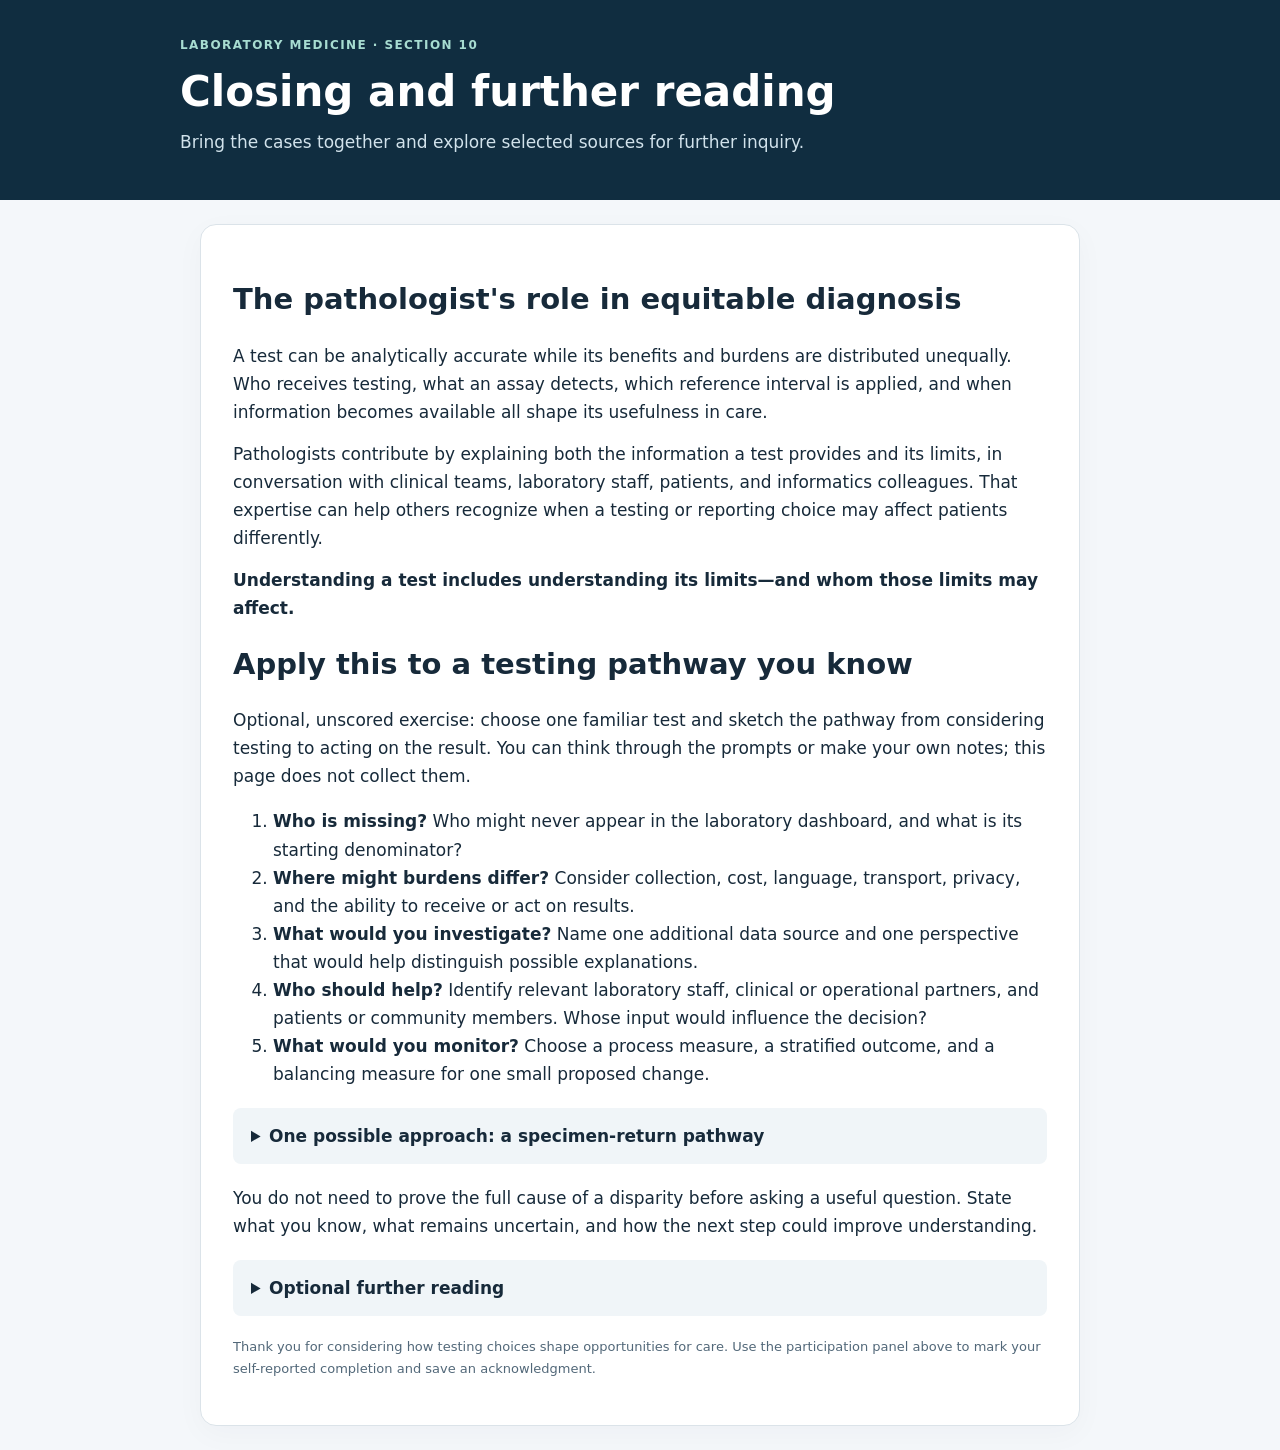
<file: site/sections/10.html>
<!doctype html><html lang="en"><meta charset="utf-8"><meta name="viewport" content="width=device-width,initial-scale=1"><title>Health equity · Closing and further reading</title><style>*{box-sizing:border-box}body{margin:0;background:#f4f7fa;color:#172a3a;font:17px/1.65 system-ui,sans-serif}header{background:#102d40;color:white;padding:36px max(24px,calc((100vw - 920px)/2))}header p{color:#d1e2eb;max-width:760px;margin:8px 0}.eyebrow{font-size:12px;font-weight:750;letter-spacing:.12em;text-transform:uppercase;color:#35716f}header .eyebrow{color:#a7dcd1}h1{font-size:clamp(28px,4vw,42px);line-height:1.15;margin:12px 0}h2{font-size:29px;line-height:1.25}h3{font-size:21px}main{max-width:920px;margin:24px auto;padding:0 20px}.tabs{display:flex;gap:8px;flex-wrap:wrap;margin:22px 0}.tabs button{background:white;color:#173749;border:1px solid #c5d2db}.tabs button[aria-current=true]{background:#0f655f;color:white;border-color:#0f655f}.panel{background:white;border:1px solid #dbe3e9;border-radius:16px;padding:32px;box-shadow:0 8px 30px #112d4008}p{margin:14px 0}a{color:#006f80}table{border-collapse:collapse;width:100%;font-size:15px}th,td{padding:14px;border-bottom:1px solid #dce5eb;text-align:left}th{background:#eaf3f4}.table-wrap{overflow:auto;margin:20px 0}.question{border-top:2px solid #c6e0db;margin-top:30px;padding-top:16px}fieldset{border:0;padding:0;margin:18px 0}label{display:flex;align-items:flex-start;gap:12px;padding:14px;margin:9px 0;background:#f5f8fa;border:1px solid #d5e0e6;border-radius:8px;cursor:pointer}input{margin-top:7px;accent-color:#0f655f}label:has(input:checked){background:#e5f3ef;border-color:#0f655f}button{background:#0f655f;color:white;border:0;border-radius:7px;padding:12px 18px;font:650 15px system-ui;cursor:pointer}button:disabled{opacity:.45;cursor:default}button:focus-visible,select:focus-visible,a:focus-visible{outline:3px solid #c48513;outline-offset:3px}.feedback,.match-feedback{background:#edf6f2;border-left:4px solid #0f655f;padding:16px 20px;margin:20px 0}.verdict{font-weight:700}details{margin:20px 0;padding:14px 18px;background:#f0f5f8;border-radius:8px}summary{cursor:pointer;font-weight:650}select{display:block;width:100%;padding:12px;font:inherit;border:1px solid #bcced8;border-radius:7px}.match label{background:none;border:0;padding:0;margin:20px 0 6px}.nav{display:flex;justify-content:space-between;align-items:center;margin:22px 0}.sr{position:absolute;width:1px;height:1px;overflow:hidden;clip:rect(0,0,0,0)}[hidden]{display:none!important}.footer{font-size:13px;color:#526879}@media(max-width:600px){.panel{padding:20px}header{padding:28px 20px}}.answer-sources{margin-top:18px;padding-top:12px;border-top:1px solid #b9d4cc}.answer-sources ul{padding-left:22px}.answer-sources small{font-size:14px;line-height:1.55}</style><header><div class="eyebrow">Laboratory medicine · Section 10</div><h1>Closing and further reading</h1><p>Bring the cases together and explore selected sources for further inquiry.</p></header><main><section class="panel"><h2>The pathologist&#x27;s role in equitable diagnosis</h2>
<p>A test can be analytically accurate while its benefits and burdens are distributed unequally. Who receives testing, what an assay detects, which reference interval is applied, and when information becomes available all shape its usefulness in care.</p>
<p>Pathologists contribute by explaining both the information a test provides and its limits, in conversation with clinical teams, laboratory staff, patients, and informatics colleagues. That expertise can help others recognize when a testing or reporting choice may affect patients differently.</p>
<p><strong>Understanding a test includes understanding its limits—and whom those limits may affect.</strong></p>
<section class="practice" aria-labelledby="apply-heading"><h2 id="apply-heading">Apply this to a testing pathway you know</h2><p>Optional, unscored exercise: choose one familiar test and sketch the pathway from considering testing to acting on the result. You can think through the prompts or make your own notes; this page does not collect them.</p><ol><li><strong>Who is missing?</strong> Who might never appear in the laboratory dashboard, and what is its starting denominator?</li><li><strong>Where might burdens differ?</strong> Consider collection, cost, language, transport, privacy, and the ability to receive or act on results.</li><li><strong>What would you investigate?</strong> Name one additional data source and one perspective that would help distinguish possible explanations.</li><li><strong>Who should help?</strong> Identify relevant laboratory staff, clinical or operational partners, and patients or community members. Whose input would influence the decision?</li><li><strong>What would you monitor?</strong> Choose a process measure, a stratified outcome, and a balancing measure for one small proposed change.</li></ol><details><summary>One possible approach: a specimen-return pathway</summary><p>Begin with all kit requests, then distinguish dispatch, confirmed delivery where available, specimen receipt, valid result, and follow-up. Combine records with feedback from people whose kits were not returned. A small change might be offering a locally feasible return option selected with patients and staff. Track use of that option, completion across relevant groups, and added travel or staff workload. This is an investigation plan, not evidence that the change will work everywhere.</p></details><p>You do not need to prove the full cause of a disparity before asking a useful question. State what you know, what remains uncertain, and how the next step could improve understanding.</p></section><details><summary>Optional further reading</summary>
<p>These selected resources offer starting points for deeper inquiry. They are optional, not additional assessed content. Sources include empirical studies, professional guidance, and broader conceptual work; they serve different purposes. Case-specific references remain alongside each case.</p>
<h2>Foundations and the diagnostic journey</h2>
<p class="item"><strong>World Health Organization — <a href="https://www.who.int/news-room/fact-sheets/detail/social-determinants-of-health" target="_blank" rel="noopener">Social determinants of health</a>.</strong> An accessible overview connecting living conditions and broader social arrangements with health inequities. Useful for placing laboratory access within a wider context.</p>
<p class="item"><strong>National Academies — <a href="https://www.nationalacademies.org/read/21794" target="_blank" rel="noopener">Improving Diagnosis in Health Care</a> (2015).</strong> A broader diagnostic-safety report on the diagnostic process, teamwork, and patients&#x27; participation. Relevant to the pathologist&#x27;s collaborative role, although not a laboratory-equity guideline.</p>
<h2>Access, selection, and timing</h2>
<p class="item"><strong><a href="https://pubmed.ncbi.nlm.nih.gov/35737912/" target="_blank" rel="noopener">Disparities in Biomarker Testing and Clinical Trial Enrollment Among Patients With Lung, Breast, or Colorectal Cancers in the United States</a> (2022).</strong> An empirical example of unequal receipt of clinically relevant molecular testing, including testing before first-line treatment. Supports discussion of access and timing without establishing every mechanism behind missing testing.</p>
<p class="item"><strong>Schoneich et al. — <a href="https://jamanetwork.com/journals/jamanetworkopen/fullarticle/2802124" target="_blank" rel="noopener">Incidence of Newborn Drug Testing and Variations by Birthing Parent Race and Ethnicity Before and After Recreational Cannabis Legalization</a> (2023).</strong> A contrasting example: equity concerns can involve unequal exposure to testing and its consequences, rather than only insufficient testing.</p>
<h2>Assays, reference populations, and reporting</h2>
<p class="item"><strong>AMP/CAP — <a href="https://pmc.ncbi.nlm.nih.gov/articles/PMC7057225/" target="_blank" rel="noopener">Recommendations for Clinical CYP2C9 Genotyping Allele Selection</a> (2019).</strong> A laboratory-specific example of how target selection and population allele frequencies matter beyond accuracy for included targets. These are gene-specific recommendations, not a universal panel-design rule.</p>
<p class="item"><strong>ADLM — <a href="https://myadlm.org/science-and-research/academy-guidance/gender-diversity" target="_blank" rel="noopener">Guidance document on incorporating gender diversity in pathology and laboratory medicine</a> (2026).</strong> Covers analyte-specific interpretation, reference intervals, and EHR/LIS issues. Its hormone-related interval recommendations have defined scope and do not supply one demographic rule for every analyte.</p>
<p class="item"><strong>Vyas, Eisenstein, and Jones — <a href="https://www.nejm.org/doi/full/10.1056/NEJMms2004740" target="_blank" rel="noopener">Hidden in Plain Sight: Reconsidering the Use of Race Correction in Clinical Algorithms</a> (2020).</strong> A perspective broadening the discussion of how race enters clinical decision rules. Useful historical framing; individual algorithms and recommendations require current, topic-specific evidence.</p>
<h2>AI data and quality improvement</h2>
<p class="item"><strong>Chang et al. — <a href="https://journals.plos.org/globalpublichealth/article?id=10.1371/journal.pgph.0003555" target="_blank" rel="noopener">Racial differences in laboratory testing as a potential mechanism for bias in AI</a> (2024).</strong> Links documented testing differences to potential problems with laboratory-dependent AI labels. The study measured testing patterns, rather than harm from a deployed model.</p>
<p class="item"><strong>CDC — <a href="https://www.cdc.gov/mmwr/volumes/72/wr/mm7228a2.htm" target="_blank" rel="noopener">Updated Operational Guidance for Implementing Recommendations on Testing for Hepatitis C Virus Infection</a> (2023).</strong> A practical laboratory-workflow resource on incomplete testing, single-visit collection, and automatic RNA testing. Supports the QI workflow discussion; subgroup equity effects remain a separate question.</p></details><p class="footer">Thank you for considering how testing choices shape opportunities for care. Use the participation panel above to mark your self-reported completion and save an acknowledgment.</p></section></main></html>
</file>
